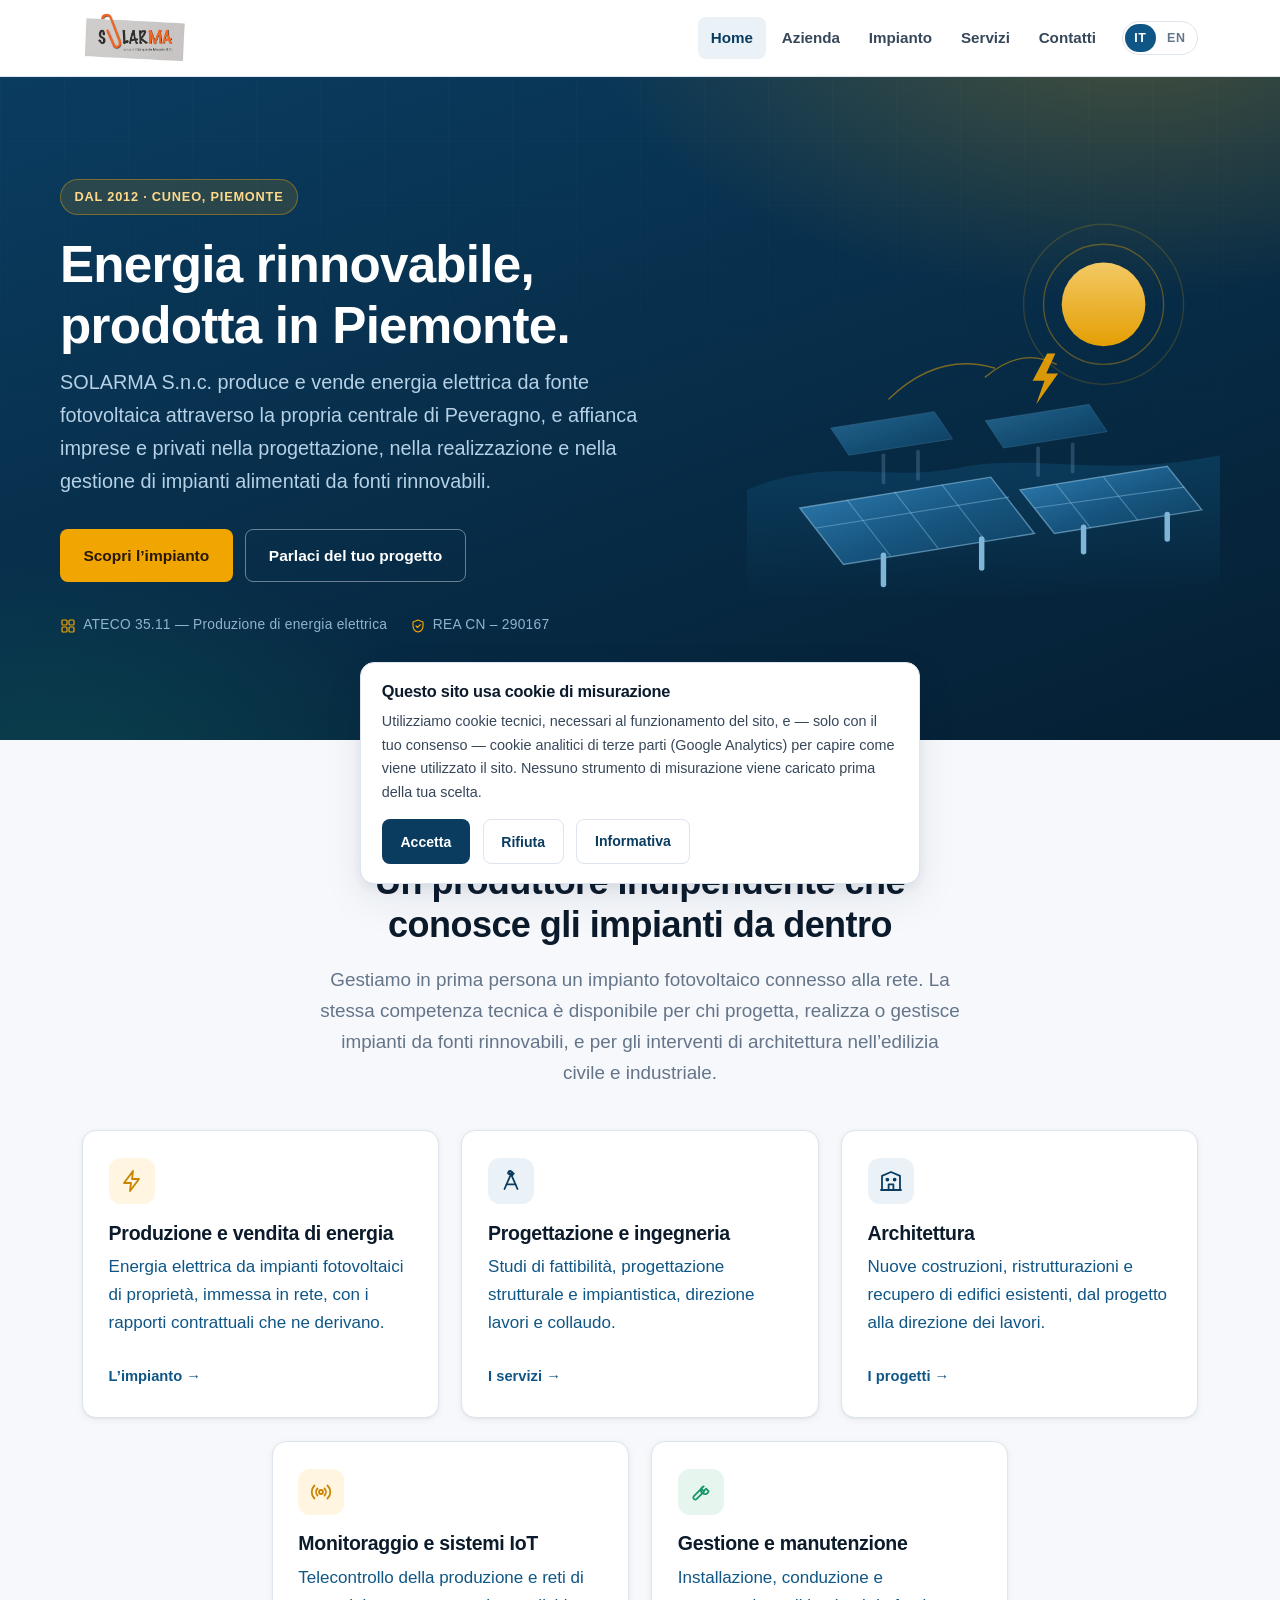
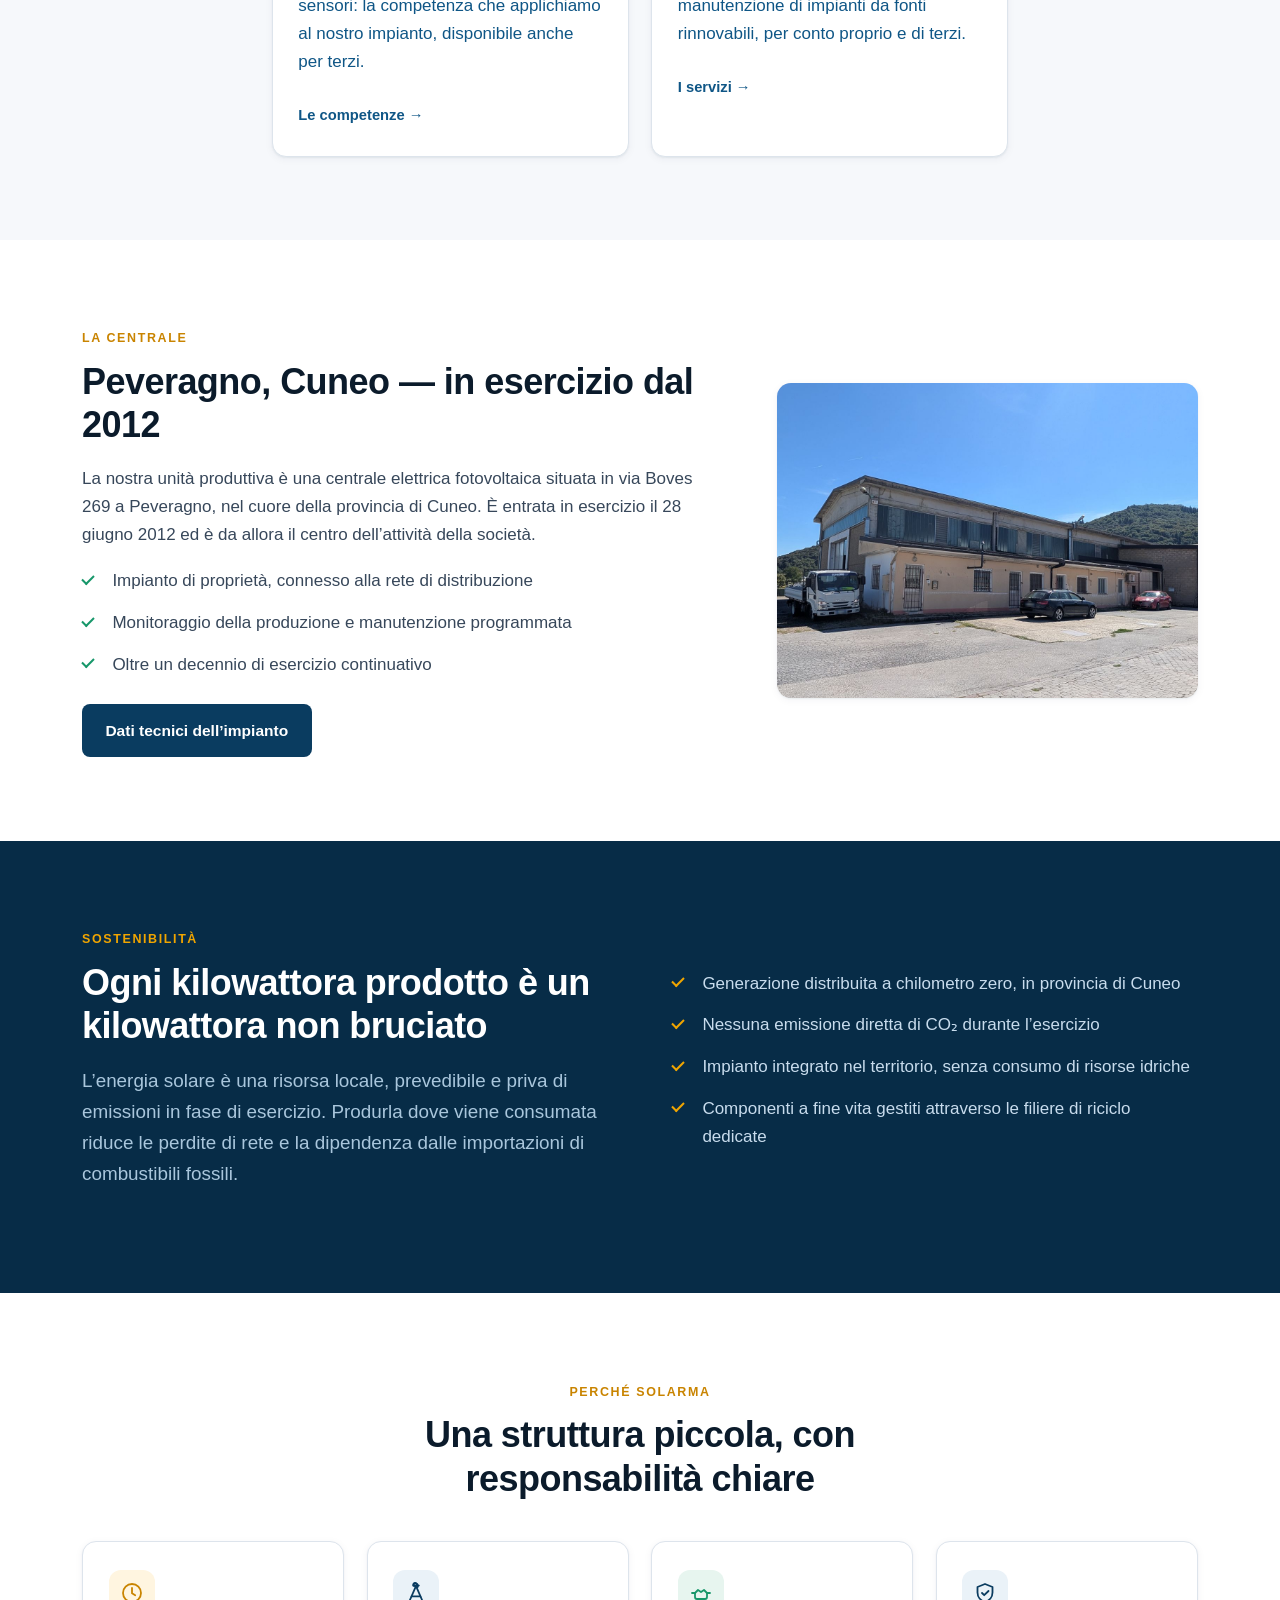
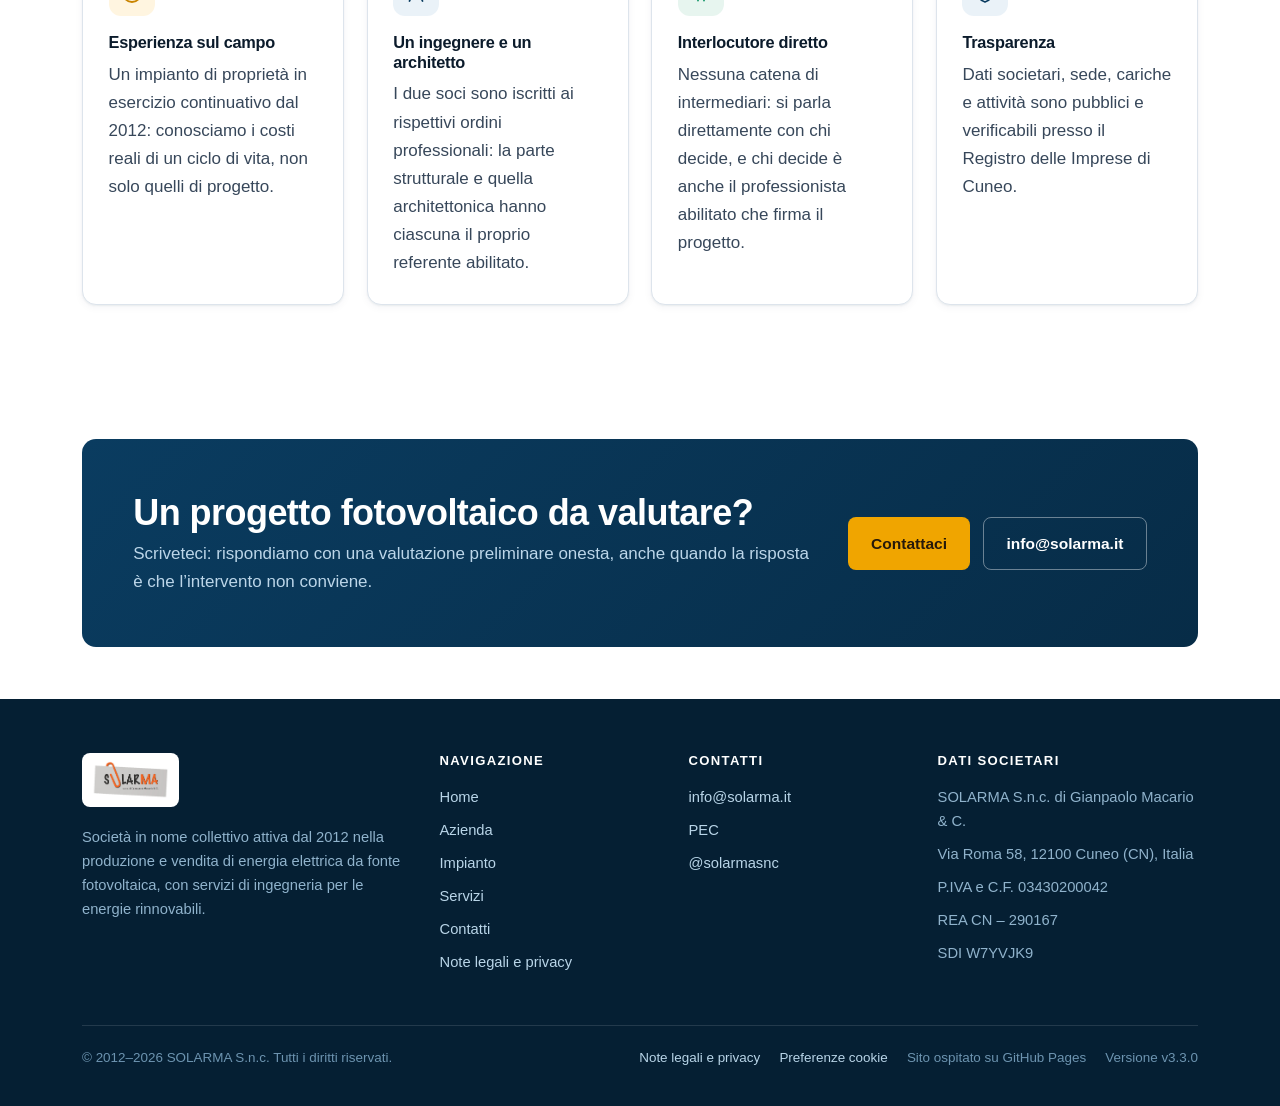
<file: index.html>
<!doctype html>
<html lang="it">
<head>
<meta charset="utf-8">
<meta name="viewport" content="width=device-width, initial-scale=1">
<title>SOLARMA S.n.c. &mdash; Produzione di energia elettrica da fotovoltaico</title>
<meta name="description" content="SOLARMA S.n.c. di Gianpaolo Macario &amp; C.: produzione e vendita di energia elettrica da impianti fotovoltaici a Peveragno (Cuneo) e servizi di ingegneria per le energie rinnovabili.">
<link rel="canonical" href="https://www.solarma.it/">
<link rel="alternate" hreflang="it" href="https://www.solarma.it/">
<link rel="alternate" hreflang="en" href="https://www.solarma.it/en/">
<link rel="alternate" hreflang="x-default" href="https://www.solarma.it/">
<meta name="author" content="SOLARMA S.n.c. di Gianpaolo Macario &amp; C.">
<meta name="version" content="v3.3.0">
<meta name="robots" content="index, follow">

<meta property="og:type" content="website">
<meta property="og:site_name" content="SOLARMA S.n.c.">
<meta property="og:locale" content="it_IT">
<meta property="og:title" content="SOLARMA S.n.c. &mdash; Produzione di energia elettrica da fotovoltaico">
<meta property="og:description" content="SOLARMA S.n.c. di Gianpaolo Macario &amp; C.: produzione e vendita di energia elettrica da impianti fotovoltaici a Peveragno (Cuneo) e servizi di ingegneria per le energie rinnovabili.">
<meta property="og:url" content="https://www.solarma.it/">
<meta property="og:image" content="https://www.solarma.it/assets/img/og-image.png">
<meta property="og:image:width" content="1200">
<meta property="og:image:height" content="630">
<meta name="twitter:card" content="summary_large_image">
<meta name="twitter:site" content="@solarmasnc">

<meta name="theme-color" content="#072c47">
<link rel="icon" href="assets/img/favicon.ico" sizes="any">
<link rel="icon" href="assets/img/favicon-32.png" type="image/png" sizes="32x32">
<link rel="apple-touch-icon" href="assets/img/apple-touch-icon.png">
<link rel="stylesheet" href="assets/css/site.css">
</head>
<body>
<a class="skip-link" href="#main">Vai al contenuto principale</a>
<header class="site-header">
  <div class="wrap site-header__inner">
    <a class="brand" href="index.html" aria-label="SOLARMA S.n.c. &mdash; torna alla pagina iniziale">
      <img src="assets/img/SOLARMA_logo.png" alt="SOLARMA S.n.c. di Gianpaolo Macario &amp; C."
           width="357" height="176">
    </a>
    <button class="nav-toggle" type="button" aria-expanded="false" aria-controls="primary-nav"
            aria-label="Apri il menu di navigazione"><span></span></button>
    <nav class="nav" id="primary-nav" aria-label="Navigazione principale">
        <a href="index.html" aria-current="page">Home</a>
        <a href="azienda.html">Azienda</a>
        <a href="impianto.html">Impianto</a>
        <a href="servizi.html">Servizi</a>
        <!-- Temporaneamente nascosto: in attesa dei dati sui progetti reali. Rimuovere l'attributo hidden per riattivare. -->
        <a href="servizi.html#architettura" hidden>Architettura</a>
        <a href="contatti.html">Contatti</a>
      <span class="lang">
        <a href="#" aria-current="true" hreflang="it" lang="it">IT</a>
        <a href="en/index.html" hreflang="en" lang="en">EN</a>
      </span>
    </nav>
  </div>
</header>
<main id="main">

<section class="hero">
  <div class="wrap hero__inner">
    <div>
      <span class="badge">Dal 2012 &middot; Cuneo, Piemonte</span>
      <h1>Energia rinnovabile,<br>prodotta in Piemonte.</h1>
      <p class="hero__lede">
        SOLARMA S.n.c. produce e vende energia elettrica da fonte fotovoltaica attraverso la propria
        centrale di Peveragno, e affianca imprese e privati nella progettazione, nella realizzazione
        e nella gestione di impianti alimentati da fonti rinnovabili.
      </p>
      <div class="btn-row" style="margin-top:2rem">
        <a class="btn btn--primary" href="impianto.html">Scopri l&rsquo;impianto</a>
        <a class="btn btn--ghost" href="contatti.html">Parlaci del tuo progetto</a>
      </div>
      <div class="hero__meta">
        <span><svg viewBox="0 0 24 24" fill="none" stroke="currentColor" stroke-width="1.8" stroke-linecap="round" stroke-linejoin="round" aria-hidden="true"><rect x="3" y="3" width="7.5" height="7.5" rx="1.5"/><rect x="13.5" y="3" width="7.5" height="7.5" rx="1.5"/><rect x="3" y="13.5" width="7.5" height="7.5" rx="1.5"/><rect x="13.5" y="13.5" width="7.5" height="7.5" rx="1.5"/></svg> ATECO 35.11 &mdash; Produzione di energia elettrica</span>
        <span><svg viewBox="0 0 24 24" fill="none" stroke="currentColor" stroke-width="1.8" stroke-linecap="round" stroke-linejoin="round" aria-hidden="true"><path d="M12 3 4.5 6v5.5c0 4.4 3.1 8.2 7.5 9.5 4.4-1.3 7.5-5.1 7.5-9.5V6L12 3Z"/><path d="m9 12 2.2 2.2L15.5 10"/></svg> REA CN&nbsp;&ndash;&nbsp;290167</span>
      </div>
    </div>
    <div class="hero__art">
      <img src="assets/img/hero-array.svg" alt="" width="520" height="420" loading="eager">
    </div>
  </div>
</section>


<section class="section section--alt">
  <div class="wrap">
    <div class="section-head section-head--center">
      <span class="eyebrow">Cosa facciamo</span>
      <h2>Un produttore indipendente che conosce gli impianti da dentro</h2>
      <p class="lede" style="margin-inline:auto">
        Gestiamo in prima persona un impianto fotovoltaico connesso alla rete. La stessa competenza
        tecnica &egrave; disponibile per chi progetta, realizza o gestisce impianti da fonti
        rinnovabili, e per gli interventi di architettura nell&rsquo;edilizia civile e industriale.
      </p>
    </div>
    <div class="grid grid--3 grid--center">
      <a class="card card--link" href="impianto.html">
        <div class="card__icon card__icon--solar"><svg viewBox="0 0 24 24" fill="none" stroke="currentColor" stroke-width="1.8" stroke-linecap="round" stroke-linejoin="round" aria-hidden="true"><path d="M13 2 4 14h7l-1 8 9-12h-7l1-8Z"/></svg></div>
        <h3>Produzione e vendita di energia</h3>
        <p>Energia elettrica da impianti fotovoltaici di propriet&agrave;, immessa in rete, con i
           rapporti contrattuali che ne derivano.</p>
        <span class="card__more">L&rsquo;impianto &rarr;</span>
      </a>
      <a class="card card--link" href="servizi.html#progettazione">
        <div class="card__icon"><svg viewBox="0 0 24 24" fill="none" stroke="currentColor" stroke-width="1.8" stroke-linecap="round" stroke-linejoin="round" aria-hidden="true"><path d="M9.2 4.6a2.4 2.4 0 1 1 3.6 2.2L18.5 20M14.8 4.6a2.4 2.4 0 0 0-3.6 2.2L5.5 20"/><circle cx="11" cy="3.4" r="1.6"/><path d="M7.6 15.4h8.8"/></svg></div>
        <h3>Progettazione e ingegneria</h3>
        <p>Studi di fattibilit&agrave;, progettazione strutturale e impiantistica, direzione lavori
           e collaudo.</p>
        <span class="card__more">I servizi &rarr;</span>
      </a>
      <a class="card card--link" href="servizi.html#architettura">
        <div class="card__icon"><svg viewBox="0 0 24 24" fill="none" stroke="currentColor" stroke-width="1.8" stroke-linecap="round" stroke-linejoin="round" aria-hidden="true"><path d="M3 21V6.8L12 3l9 3.8V21"/><path d="M2 21h20"/><path d="M9.6 21v-5.6h4.8V21"/><circle cx="8.4" cy="10.6" r="1"/><circle cx="15.6" cy="10.6" r="1"/></svg></div>
        <h3>Architettura</h3>
        <p>Nuove costruzioni, ristrutturazioni e recupero di edifici esistenti, dal progetto alla
           direzione dei lavori.</p>
        <span class="card__more">I progetti &rarr;</span>
      </a>
      <a class="card card--link" href="servizi.html#progettazione">
        <div class="card__icon card__icon--solar"><svg viewBox="0 0 24 24" fill="none" stroke="currentColor" stroke-width="1.8" stroke-linecap="round" stroke-linejoin="round" aria-hidden="true"><circle cx="12" cy="12" r="2"/><path d="M8.5 8.5a5 5 0 0 0 0 7M15.5 8.5a5 5 0 0 1 0 7M5.5 5.5a9 9 0 0 0 0 13M18.5 5.5a9 9 0 0 1 0 13"/></svg></div>
        <h3>Monitoraggio e sistemi IoT</h3>
        <p>Telecontrollo della produzione e reti di sensori: la competenza che applichiamo al
           nostro impianto, disponibile anche per terzi.</p>
        <span class="card__more">Le competenze &rarr;</span>
      </a>
      <a class="card card--link" href="servizi.html#gestione">
        <div class="card__icon card__icon--leaf"><svg viewBox="0 0 24 24" fill="none" stroke="currentColor" stroke-width="1.8" stroke-linecap="round" stroke-linejoin="round" aria-hidden="true"><path d="M14.7 6.3a4 4 0 1 0 5 5l-2.6-2.6-2.4 2.4L12.3 8.7l2.4-2.4Z"/><path d="m12.3 8.7-7.6 7.6a2 2 0 0 0 2.8 2.8l7.6-7.6"/></svg></div>
        <h3>Gestione e manutenzione</h3>
        <p>Installazione, conduzione e manutenzione di impianti da fonti rinnovabili, per conto
           proprio e di terzi.</p>
        <span class="card__more">I servizi &rarr;</span>
      </a>
    </div>
  </div>
</section>

<section class="section">
  <div class="wrap split split--wide-left">
    <div>
      <span class="eyebrow">La centrale</span>
      <h2>Peveragno, Cuneo &mdash; in esercizio dal 2012</h2>
      <p>
        La nostra unit&agrave; produttiva &egrave; una centrale elettrica fotovoltaica situata in
        via Boves 269 a Peveragno, nel cuore della provincia di Cuneo. &Egrave; entrata in esercizio
        il 28 giugno 2012 ed &egrave; da allora il centro dell&rsquo;attivit&agrave; della societ&agrave;.
      </p>
      <ul class="checklist">
        <li>Impianto di propriet&agrave;, connesso alla rete di distribuzione</li>
        <li>Monitoraggio della produzione e manutenzione programmata</li>
        <li>Oltre un decennio di esercizio continuativo</li>
      </ul>
      <div class="btn-row" style="margin-top:1.6rem">
        <a class="btn btn--dark" href="impianto.html">Dati tecnici dell&rsquo;impianto</a>
      </div>
    </div>
    <div>
      <img class="photo" src="assets/img/impianto/vista-insieme.jpg"
           width="1200" height="904" loading="lazy"
           alt="I capannoni di Peveragno sulle cui coperture &egrave; installato l&rsquo;impianto fotovoltaico">
    </div>
  </div>
</section>

<section class="section section--deep">
  <div class="wrap split">
    <div>
      <span class="eyebrow">Sostenibilit&agrave;</span>
      <h2>Ogni kilowattora prodotto &egrave; un kilowattora non bruciato</h2>
      <p class="lede">
        L&rsquo;energia solare &egrave; una risorsa locale, prevedibile e priva di emissioni in fase
        di esercizio. Produrla dove viene consumata riduce le perdite di rete e la dipendenza
        dalle importazioni di combustibili fossili.
      </p>
    </div>
    <div>
      <ul class="checklist">
        <li>Generazione distribuita a chilometro zero, in provincia di Cuneo</li>
        <li>Nessuna emissione diretta di CO&#8322; durante l&rsquo;esercizio</li>
        <li>Impianto integrato nel territorio, senza consumo di risorse idriche</li>
        <li>Componenti a fine vita gestiti attraverso le filiere di riciclo dedicate</li>
      </ul>
    </div>
  </div>
</section>

<section class="section">
  <div class="wrap">
    <div class="section-head section-head--center">
      <span class="eyebrow">Perch&eacute; SOLARMA</span>
      <h2>Una struttura piccola, con responsabilit&agrave; chiare</h2>
    </div>
    <div class="grid grid--4">
      <div class="card">
        <div class="card__icon card__icon--solar"><svg viewBox="0 0 24 24" fill="none" stroke="currentColor" stroke-width="1.8" stroke-linecap="round" stroke-linejoin="round" aria-hidden="true"><circle cx="12" cy="12" r="9"/><path d="M12 7v5.2l3.2 2"/></svg></div>
        <h4>Esperienza sul campo</h4>
        <p>Un impianto di propriet&agrave; in esercizio continuativo dal 2012: conosciamo i costi
           reali di un ciclo di vita, non solo quelli di progetto.</p>
      </div>
      <div class="card">
        <div class="card__icon"><svg viewBox="0 0 24 24" fill="none" stroke="currentColor" stroke-width="1.8" stroke-linecap="round" stroke-linejoin="round" aria-hidden="true"><path d="M9.2 4.6a2.4 2.4 0 1 1 3.6 2.2L18.5 20M14.8 4.6a2.4 2.4 0 0 0-3.6 2.2L5.5 20"/><circle cx="11" cy="3.4" r="1.6"/><path d="M7.6 15.4h8.8"/></svg></div>
        <h4>Un ingegnere e un architetto</h4>
        <p>I due soci sono iscritti ai rispettivi ordini professionali: la parte strutturale e
           quella architettonica hanno ciascuna il proprio referente abilitato.</p>
      </div>
      <div class="card">
        <div class="card__icon card__icon--leaf"><svg viewBox="0 0 24 24" fill="none" stroke="currentColor" stroke-width="1.8" stroke-linecap="round" stroke-linejoin="round" aria-hidden="true"><path d="M3 12h3l3-3 3 2 3-2 3 3h3"/><path d="M6 12v4a2 2 0 0 0 2 2h8a2 2 0 0 0 2-2v-4"/><path d="M9 18v1.5M15 18v1.5"/></svg></div>
        <h4>Interlocutore diretto</h4>
        <p>Nessuna catena di intermediari: si parla direttamente con chi decide, e chi decide &egrave;
           anche il professionista abilitato che firma il progetto.</p>
      </div>
      <div class="card">
        <div class="card__icon"><svg viewBox="0 0 24 24" fill="none" stroke="currentColor" stroke-width="1.8" stroke-linecap="round" stroke-linejoin="round" aria-hidden="true"><path d="M12 3 4.5 6v5.5c0 4.4 3.1 8.2 7.5 9.5 4.4-1.3 7.5-5.1 7.5-9.5V6L12 3Z"/><path d="m9 12 2.2 2.2L15.5 10"/></svg></div>
        <h4>Trasparenza</h4>
        <p>Dati societari, sede, cariche e attivit&agrave; sono pubblici e verificabili presso il
           Registro delle Imprese di Cuneo.</p>
      </div>
    </div>
  </div>
</section>

<section class="section section--tight">
  <div class="wrap">
    <div class="cta-band">
      <div>
        <h2>Un progetto fotovoltaico da valutare?</h2>
        <p>Scriveteci: rispondiamo con una valutazione preliminare onesta, anche quando la risposta
           &egrave; che l&rsquo;intervento non conviene.</p>
      </div>
      <div class="btn-row">
        <a class="btn btn--primary" href="contatti.html">Contattaci</a>
        <a class="btn btn--ghost" href="mailto:info@solarma.it">info@solarma.it</a>
      </div>
    </div>
  </div>
</section>

</main>
<footer class="site-footer">
  <div class="wrap">
    <div class="footer-grid">
      <div class="footer-brand">
        <img src="assets/img/SOLARMA_logo.png" alt="SOLARMA S.n.c. di Gianpaolo Macario &amp; C."
             width="357" height="176">
        <p>Societ&agrave; in nome collettivo attiva dal 2012 nella produzione e vendita di energia elettrica da fonte fotovoltaica, con servizi di ingegneria per le energie rinnovabili.</p>
      </div>
      <div>
        <h4>Navigazione</h4>
        <ul class="footer-list">
          <li><a href="index.html">Home</a></li>
          <li><a href="azienda.html">Azienda</a></li>
          <li><a href="impianto.html">Impianto</a></li>
          <li><a href="servizi.html">Servizi</a></li>
          <li hidden><a href="servizi.html#architettura">Architettura</a></li>
          <li><a href="contatti.html">Contatti</a></li>
          <li><a href="note-legali.html">Note legali e privacy</a></li>
        </ul>
      </div>
      <div>
        <h4>Contatti</h4>
        <ul class="footer-list">
          <li><a href="mailto:info@solarma.it">info@solarma.it</a></li>
          <li><a href="mailto:gianpaolo.macario@ingpec.eu">PEC</a></li>
          <li><a href="https://twitter.com/solarmasnc/" rel="me noopener">@solarmasnc</a></li>
        </ul>
      </div>
      <div>
        <h4>Dati societari</h4>
        <ul class="footer-list">
          <li>SOLARMA S.n.c. di Gianpaolo Macario &amp; C.</li>
          <li>Via Roma 58, 12100 Cuneo (CN), Italia</li>
          <li>P.IVA e C.F. 03430200042</li>
          <li>REA CN&nbsp;&ndash;&nbsp;290167</li>
          <li>SDI W7YVJK9</li>
        </ul>
      </div>
    </div>
    <div class="footer-legal">
      <span>&copy; 2012&ndash;2026 SOLARMA S.n.c. Tutti i diritti riservati.</span>
      <ul>
        <li><a href="note-legali.html">Note legali e privacy</a></li>
        <li><a href="#" data-consent-reset>Preferenze cookie</a></li>
        <li>Sito ospitato su GitHub Pages</li>
        <li>Versione <span data-site-version>v3.3.0</span></li>
      </ul>
    </div>
  </div>
</footer>

<div class="cookie-bar" id="cookie-bar" role="dialog" aria-live="polite"
     aria-label="Questo sito usa cookie di misurazione" hidden>
  <h4 style="margin-bottom:.5rem">Questo sito usa cookie di misurazione</h4>
  <p>Utilizziamo cookie tecnici, necessari al funzionamento del sito, e — solo con il tuo consenso — cookie analitici di terze parti (Google Analytics) per capire come viene utilizzato il sito. Nessuno strumento di misurazione viene caricato prima della tua scelta.</p>
  <div class="btn-row">
    <button class="btn btn--dark" type="button" data-consent="accept">Accetta</button>
    <button class="btn btn--outline" type="button" data-consent="reject">Rifiuta</button>
    <a class="btn btn--outline" href="note-legali.html#cookie">Informativa</a>
  </div>
</div>

<script src="assets/js/site.js" defer></script>
</body>
</html>
</file>
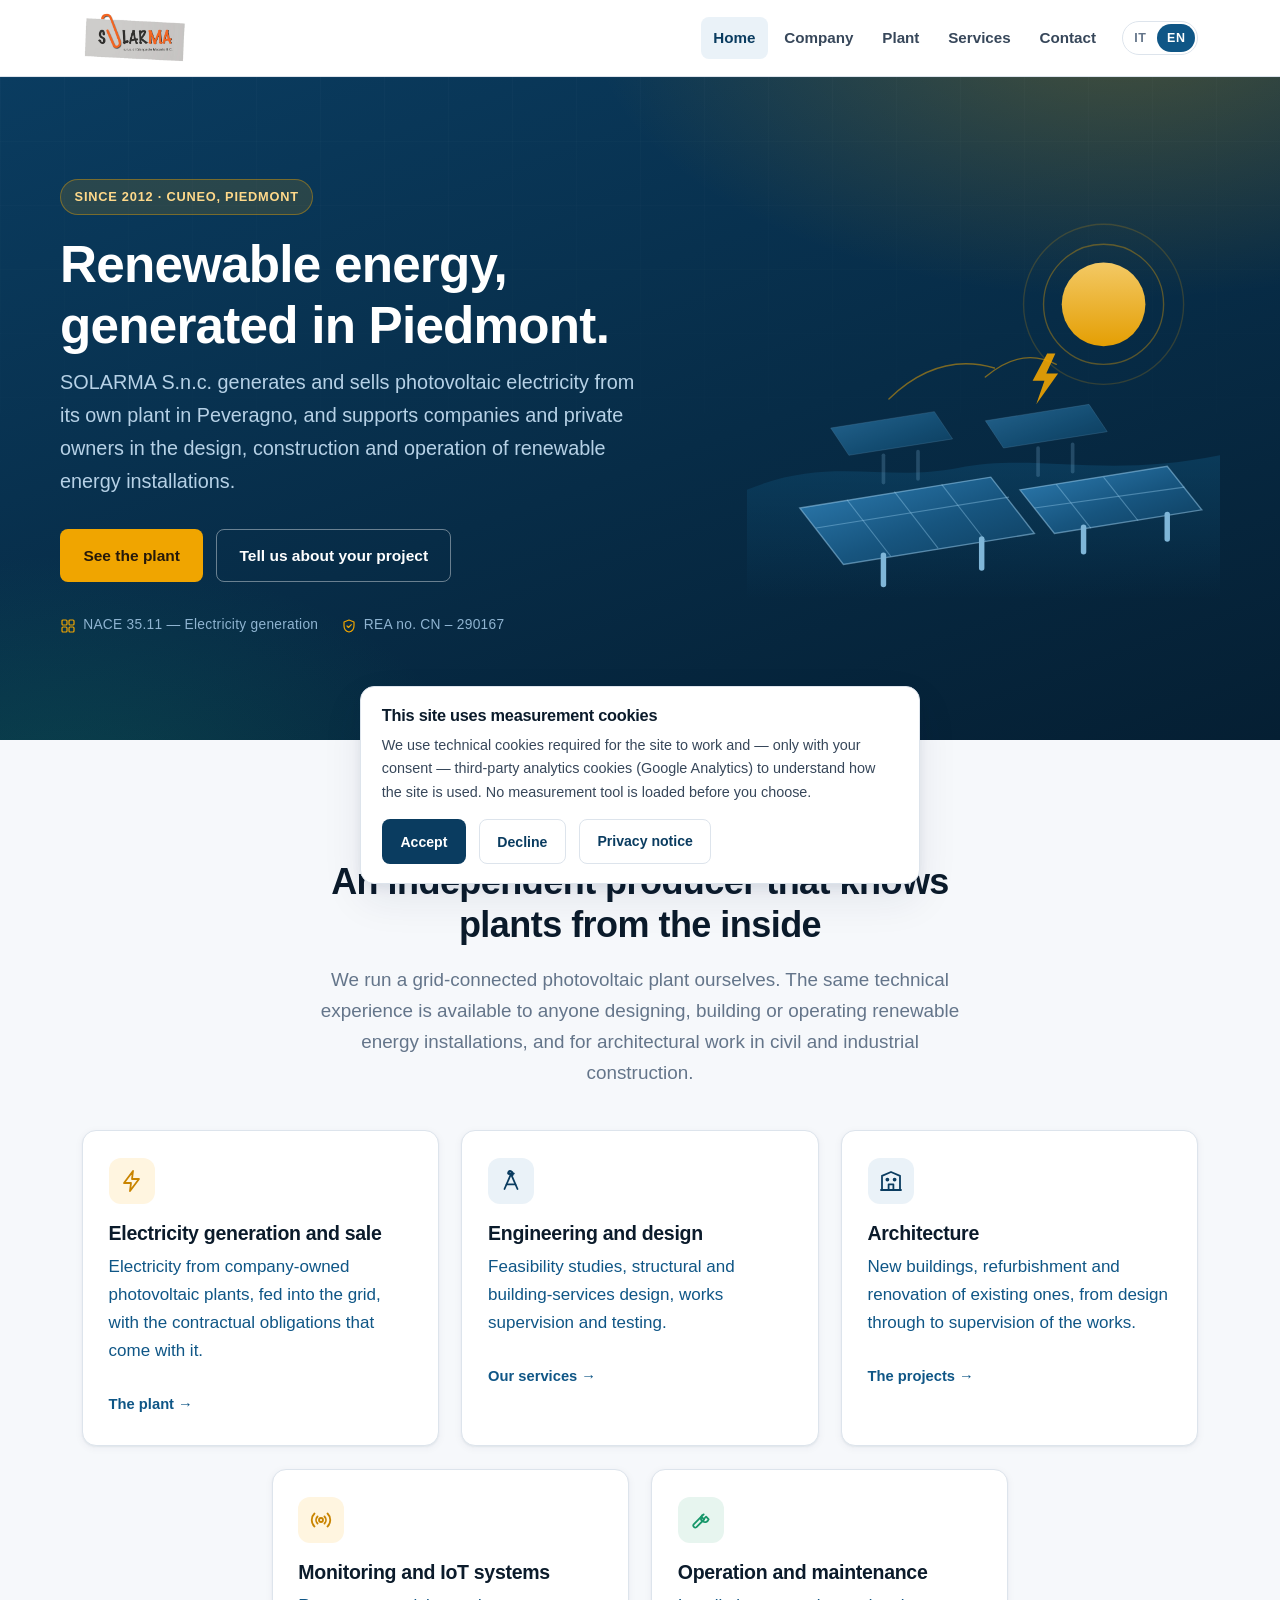
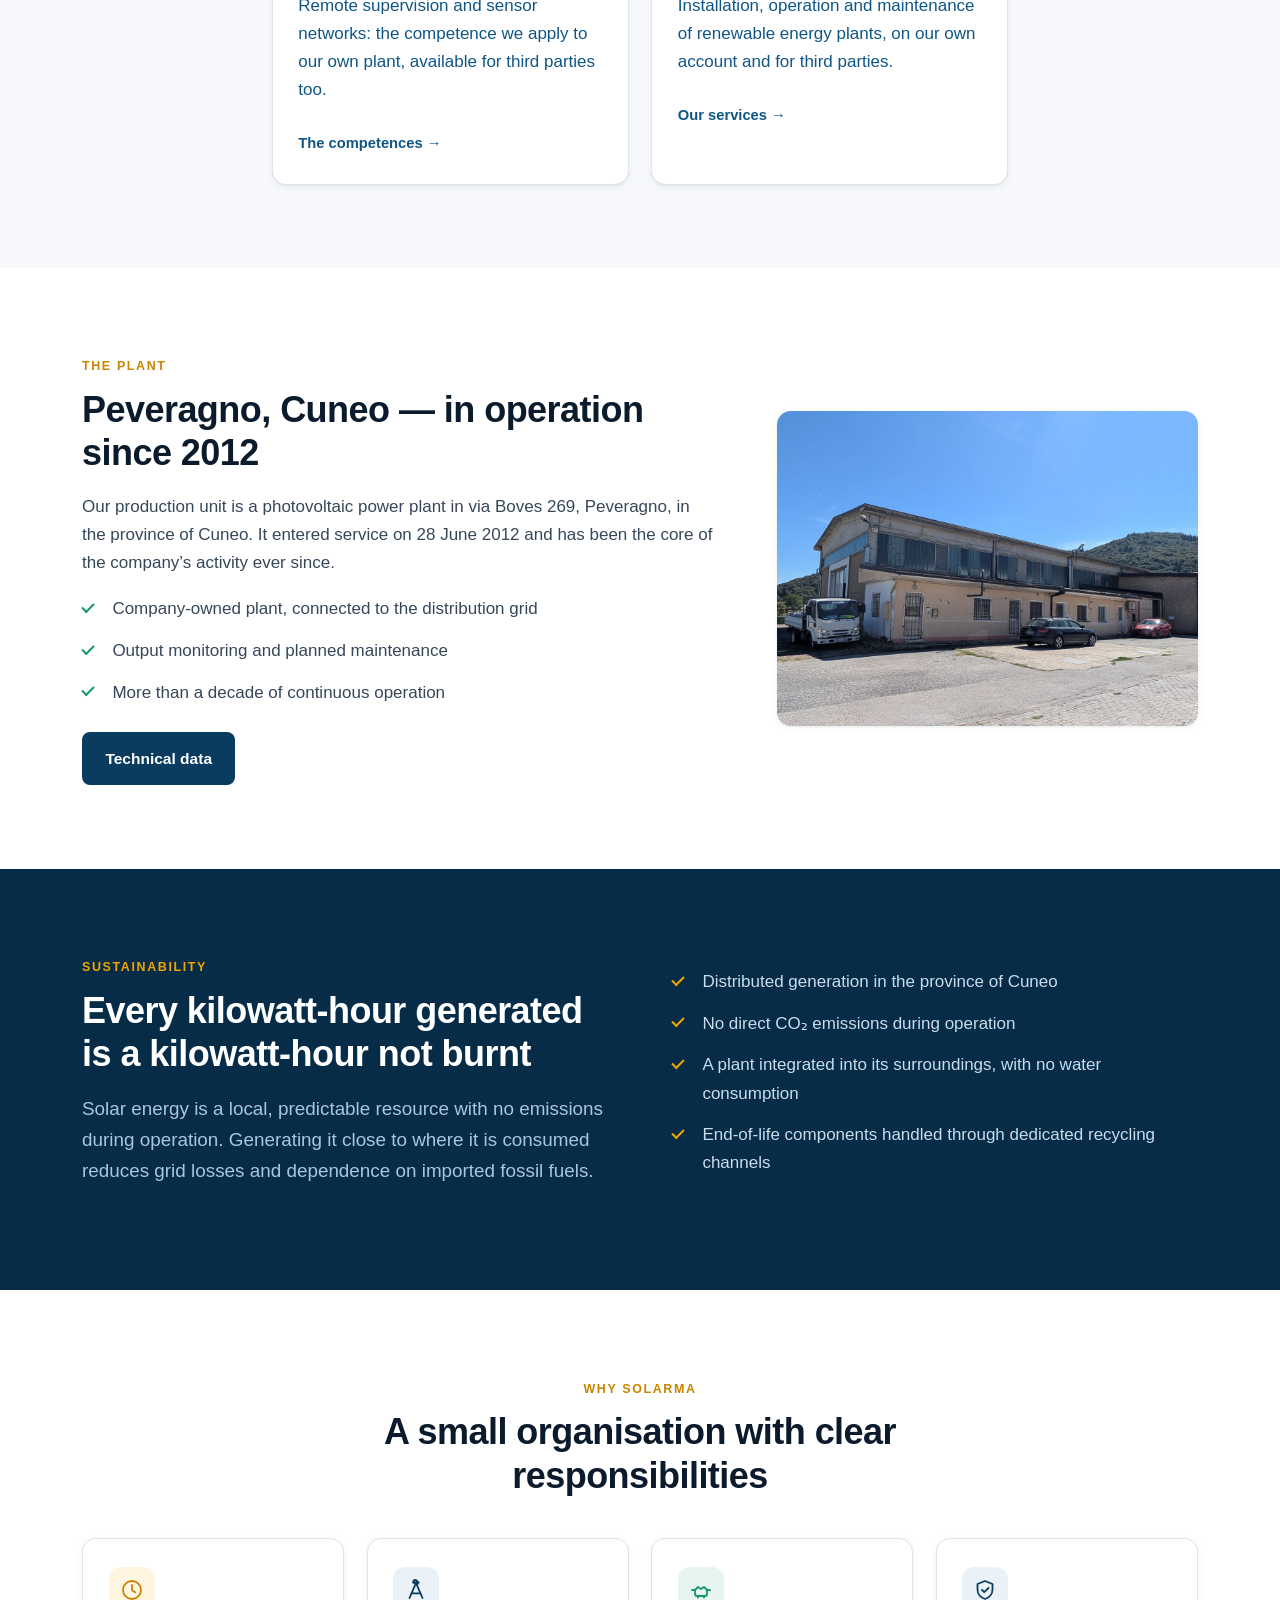
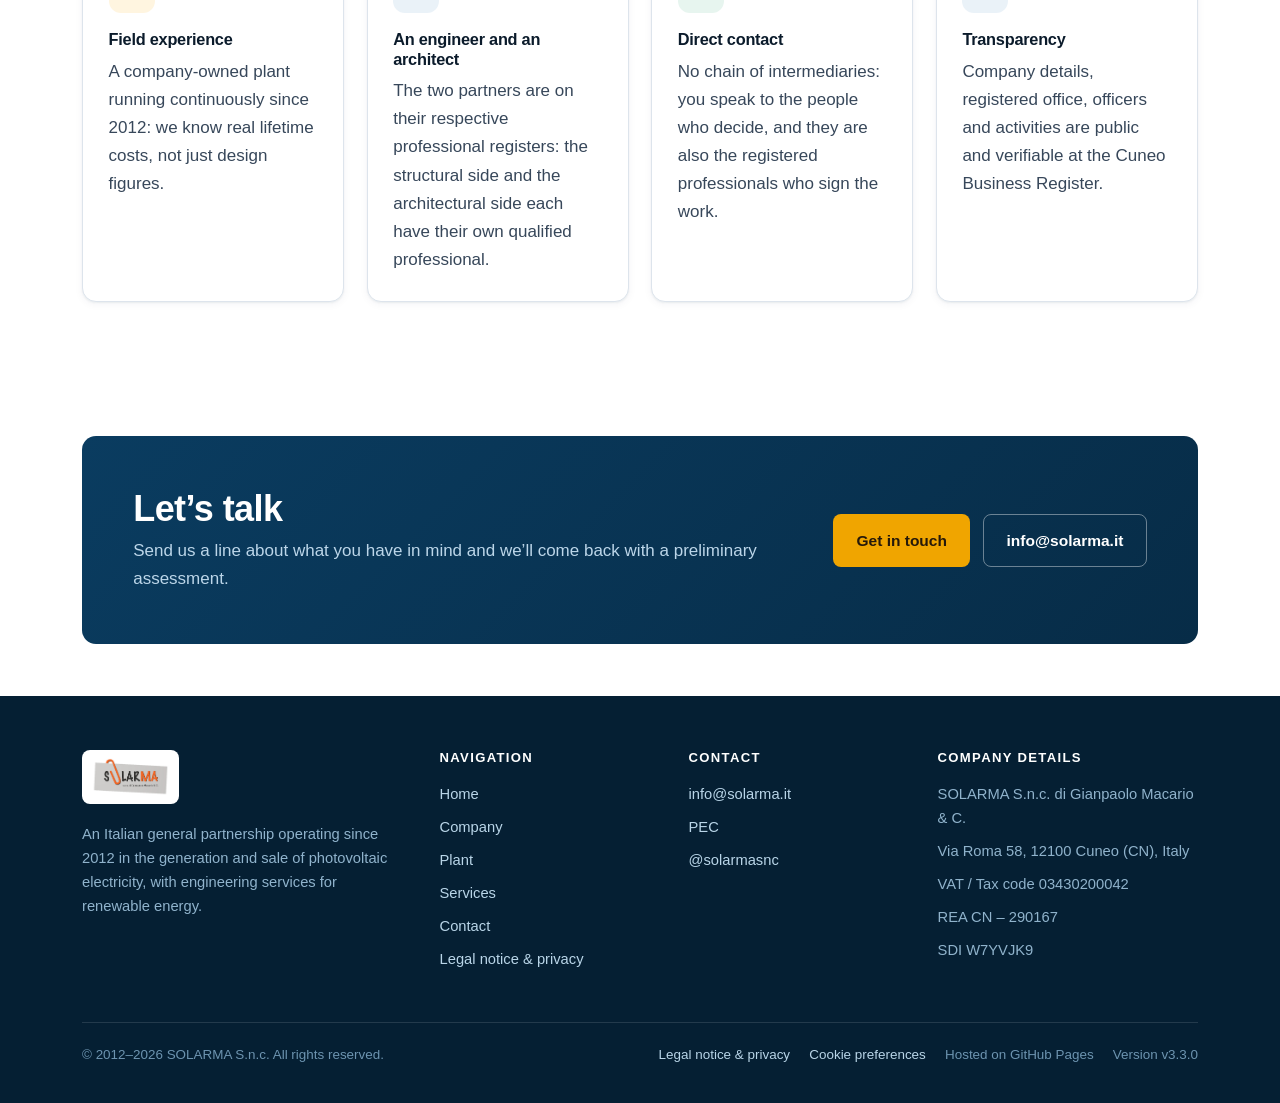
<file: en/index.html>
<!doctype html>
<html lang="en">
<head>
<meta charset="utf-8">
<meta name="viewport" content="width=device-width, initial-scale=1">
<title>SOLARMA S.n.c. &mdash; Photovoltaic electricity generation in Piedmont, Italy</title>
<meta name="description" content="SOLARMA S.n.c. di Gianpaolo Macario &amp; C.: generation and sale of photovoltaic electricity in Peveragno (Cuneo, Italy) and engineering services for renewable energy.">
<link rel="canonical" href="https://www.solarma.it/en/">
<link rel="alternate" hreflang="en" href="https://www.solarma.it/en/">
<link rel="alternate" hreflang="it" href="https://www.solarma.it/">
<link rel="alternate" hreflang="x-default" href="https://www.solarma.it/">
<meta name="author" content="SOLARMA S.n.c. di Gianpaolo Macario &amp; C.">
<meta name="version" content="v3.3.0">
<meta name="robots" content="index, follow">

<meta property="og:type" content="website">
<meta property="og:site_name" content="SOLARMA S.n.c.">
<meta property="og:locale" content="en_GB">
<meta property="og:title" content="SOLARMA S.n.c. &mdash; Photovoltaic electricity generation in Piedmont, Italy">
<meta property="og:description" content="SOLARMA S.n.c. di Gianpaolo Macario &amp; C.: generation and sale of photovoltaic electricity in Peveragno (Cuneo, Italy) and engineering services for renewable energy.">
<meta property="og:url" content="https://www.solarma.it/en/">
<meta property="og:image" content="https://www.solarma.it/assets/img/og-image.png">
<meta property="og:image:width" content="1200">
<meta property="og:image:height" content="630">
<meta name="twitter:card" content="summary_large_image">
<meta name="twitter:site" content="@solarmasnc">

<meta name="theme-color" content="#072c47">
<link rel="icon" href="../assets/img/favicon.ico" sizes="any">
<link rel="icon" href="../assets/img/favicon-32.png" type="image/png" sizes="32x32">
<link rel="apple-touch-icon" href="../assets/img/apple-touch-icon.png">
<link rel="stylesheet" href="../assets/css/site.css">
</head>
<body>
<a class="skip-link" href="#main">Skip to main content</a>
<header class="site-header">
  <div class="wrap site-header__inner">
    <a class="brand" href="index.html" aria-label="SOLARMA S.n.c. &mdash; back to the home page">
      <img src="../assets/img/SOLARMA_logo.png" alt="SOLARMA S.n.c. di Gianpaolo Macario &amp; C."
           width="357" height="176">
    </a>
    <button class="nav-toggle" type="button" aria-expanded="false" aria-controls="primary-nav"
            aria-label="Open navigation menu"><span></span></button>
    <nav class="nav" id="primary-nav" aria-label="Main navigation">
        <a href="index.html" aria-current="page">Home</a>
        <a href="company.html">Company</a>
        <a href="plant.html">Plant</a>
        <a href="services.html">Services</a>
        <!-- Temporarily hidden: awaiting real project data. Remove the hidden attribute to restore. -->
        <a href="services.html#architecture" hidden>Architecture</a>
        <a href="contact.html">Contact</a>
      <span class="lang">
        <a href="../index.html" hreflang="it" lang="it">IT</a>
        <a href="#" aria-current="true" hreflang="en" lang="en">EN</a>
      </span>
    </nav>
  </div>
</header>
<main id="main">

<section class="hero">
  <div class="wrap hero__inner">
    <div>
      <span class="badge">Since 2012 &middot; Cuneo, Piedmont</span>
      <h1>Renewable energy,<br>generated in Piedmont.</h1>
      <p class="hero__lede">
        SOLARMA S.n.c. generates and sells photovoltaic electricity from its own plant in Peveragno,
        and supports companies and private owners in the design, construction and operation of
        renewable energy installations.
      </p>
      <div class="btn-row" style="margin-top:2rem">
        <a class="btn btn--primary" href="plant.html">See the plant</a>
        <a class="btn btn--ghost" href="contact.html">Tell us about your project</a>
      </div>
      <div class="hero__meta">
        <span><svg viewBox="0 0 24 24" fill="none" stroke="currentColor" stroke-width="1.8" stroke-linecap="round" stroke-linejoin="round" aria-hidden="true"><rect x="3" y="3" width="7.5" height="7.5" rx="1.5"/><rect x="13.5" y="3" width="7.5" height="7.5" rx="1.5"/><rect x="3" y="13.5" width="7.5" height="7.5" rx="1.5"/><rect x="13.5" y="13.5" width="7.5" height="7.5" rx="1.5"/></svg> NACE 35.11 &mdash; Electricity generation</span>
        <span><svg viewBox="0 0 24 24" fill="none" stroke="currentColor" stroke-width="1.8" stroke-linecap="round" stroke-linejoin="round" aria-hidden="true"><path d="M12 3 4.5 6v5.5c0 4.4 3.1 8.2 7.5 9.5 4.4-1.3 7.5-5.1 7.5-9.5V6L12 3Z"/><path d="m9 12 2.2 2.2L15.5 10"/></svg> REA no. CN&nbsp;&ndash;&nbsp;290167</span>
      </div>
    </div>
    <div class="hero__art">
      <img src="../assets/img/hero-array.svg" alt="" width="520" height="420" loading="eager">
    </div>
  </div>
</section>


<section class="section section--alt">
  <div class="wrap">
    <div class="section-head section-head--center">
      <span class="eyebrow">What we do</span>
      <h2>An independent producer that knows plants from the inside</h2>
      <p class="lede" style="margin-inline:auto">
        We run a grid-connected photovoltaic plant ourselves. The same technical experience is
        available to anyone designing, building or operating renewable energy installations, and for
        architectural work in civil and industrial construction.
      </p>
    </div>
    <div class="grid grid--3 grid--center">
      <a class="card card--link" href="plant.html">
        <div class="card__icon card__icon--solar"><svg viewBox="0 0 24 24" fill="none" stroke="currentColor" stroke-width="1.8" stroke-linecap="round" stroke-linejoin="round" aria-hidden="true"><path d="M13 2 4 14h7l-1 8 9-12h-7l1-8Z"/></svg></div>
        <h3>Electricity generation and sale</h3>
        <p>Electricity from company-owned photovoltaic plants, fed into the grid, with the
           contractual obligations that come with it.</p>
        <span class="card__more">The plant &rarr;</span>
      </a>
      <a class="card card--link" href="services.html#design">
        <div class="card__icon"><svg viewBox="0 0 24 24" fill="none" stroke="currentColor" stroke-width="1.8" stroke-linecap="round" stroke-linejoin="round" aria-hidden="true"><path d="M9.2 4.6a2.4 2.4 0 1 1 3.6 2.2L18.5 20M14.8 4.6a2.4 2.4 0 0 0-3.6 2.2L5.5 20"/><circle cx="11" cy="3.4" r="1.6"/><path d="M7.6 15.4h8.8"/></svg></div>
        <h3>Engineering and design</h3>
        <p>Feasibility studies, structural and building-services design, works supervision and
           testing.</p>
        <span class="card__more">Our services &rarr;</span>
      </a>
      <a class="card card--link" href="services.html#architecture">
        <div class="card__icon"><svg viewBox="0 0 24 24" fill="none" stroke="currentColor" stroke-width="1.8" stroke-linecap="round" stroke-linejoin="round" aria-hidden="true"><path d="M3 21V6.8L12 3l9 3.8V21"/><path d="M2 21h20"/><path d="M9.6 21v-5.6h4.8V21"/><circle cx="8.4" cy="10.6" r="1"/><circle cx="15.6" cy="10.6" r="1"/></svg></div>
        <h3>Architecture</h3>
        <p>New buildings, refurbishment and renovation of existing ones, from design through to
           supervision of the works.</p>
        <span class="card__more">The projects &rarr;</span>
      </a>
      <a class="card card--link" href="services.html#design">
        <div class="card__icon card__icon--solar"><svg viewBox="0 0 24 24" fill="none" stroke="currentColor" stroke-width="1.8" stroke-linecap="round" stroke-linejoin="round" aria-hidden="true"><circle cx="12" cy="12" r="2"/><path d="M8.5 8.5a5 5 0 0 0 0 7M15.5 8.5a5 5 0 0 1 0 7M5.5 5.5a9 9 0 0 0 0 13M18.5 5.5a9 9 0 0 1 0 13"/></svg></div>
        <h3>Monitoring and IoT systems</h3>
        <p>Remote supervision and sensor networks: the competence we apply to our own plant,
           available for third parties too.</p>
        <span class="card__more">The competences &rarr;</span>
      </a>
      <a class="card card--link" href="services.html#operation">
        <div class="card__icon card__icon--leaf"><svg viewBox="0 0 24 24" fill="none" stroke="currentColor" stroke-width="1.8" stroke-linecap="round" stroke-linejoin="round" aria-hidden="true"><path d="M14.7 6.3a4 4 0 1 0 5 5l-2.6-2.6-2.4 2.4L12.3 8.7l2.4-2.4Z"/><path d="m12.3 8.7-7.6 7.6a2 2 0 0 0 2.8 2.8l7.6-7.6"/></svg></div>
        <h3>Operation and maintenance</h3>
        <p>Installation, operation and maintenance of renewable energy plants, on our own account
           and for third parties.</p>
        <span class="card__more">Our services &rarr;</span>
      </a>
    </div>
  </div>
</section>

<section class="section">
  <div class="wrap split split--wide-left">
    <div>
      <span class="eyebrow">The plant</span>
      <h2>Peveragno, Cuneo &mdash; in operation since 2012</h2>
      <p>
        Our production unit is a photovoltaic power plant in via Boves 269, Peveragno, in the province
        of Cuneo. It entered service on 28 June 2012 and has been the core of the company&rsquo;s
        activity ever since.
      </p>
      <ul class="checklist">
        <li>Company-owned plant, connected to the distribution grid</li>
        <li>Output monitoring and planned maintenance</li>
        <li>More than a decade of continuous operation</li>
      </ul>
      <div class="btn-row" style="margin-top:1.6rem">
        <a class="btn btn--dark" href="plant.html">Technical data</a>
      </div>
    </div>
    <div>
      <img class="photo" src="../assets/img/impianto/vista-insieme.jpg"
           width="1200" height="904" loading="lazy"
           alt="The industrial buildings in Peveragno whose roofs carry the photovoltaic array">
    </div>
  </div>
</section>

<section class="section section--deep">
  <div class="wrap split">
    <div>
      <span class="eyebrow">Sustainability</span>
      <h2>Every kilowatt-hour generated is a kilowatt-hour not burnt</h2>
      <p class="lede">
        Solar energy is a local, predictable resource with no emissions during operation. Generating
        it close to where it is consumed reduces grid losses and dependence on imported fossil fuels.
      </p>
    </div>
    <div>
      <ul class="checklist">
        <li>Distributed generation in the province of Cuneo</li>
        <li>No direct CO&#8322; emissions during operation</li>
        <li>A plant integrated into its surroundings, with no water consumption</li>
        <li>End-of-life components handled through dedicated recycling channels</li>
      </ul>
    </div>
  </div>
</section>

<section class="section">
  <div class="wrap">
    <div class="section-head section-head--center">
      <span class="eyebrow">Why SOLARMA</span>
      <h2>A small organisation with clear responsibilities</h2>
    </div>
    <div class="grid grid--4">
      <div class="card">
        <div class="card__icon card__icon--solar"><svg viewBox="0 0 24 24" fill="none" stroke="currentColor" stroke-width="1.8" stroke-linecap="round" stroke-linejoin="round" aria-hidden="true"><circle cx="12" cy="12" r="9"/><path d="M12 7v5.2l3.2 2"/></svg></div>
        <h4>Field experience</h4>
        <p>A company-owned plant running continuously since 2012: we know real lifetime costs,
           not just design figures.</p>
      </div>
      <div class="card">
        <div class="card__icon"><svg viewBox="0 0 24 24" fill="none" stroke="currentColor" stroke-width="1.8" stroke-linecap="round" stroke-linejoin="round" aria-hidden="true"><path d="M9.2 4.6a2.4 2.4 0 1 1 3.6 2.2L18.5 20M14.8 4.6a2.4 2.4 0 0 0-3.6 2.2L5.5 20"/><circle cx="11" cy="3.4" r="1.6"/><path d="M7.6 15.4h8.8"/></svg></div>
        <h4>An engineer and an architect</h4>
        <p>The two partners are on their respective professional registers: the structural side and
           the architectural side each have their own qualified professional.</p>
      </div>
      <div class="card">
        <div class="card__icon card__icon--leaf"><svg viewBox="0 0 24 24" fill="none" stroke="currentColor" stroke-width="1.8" stroke-linecap="round" stroke-linejoin="round" aria-hidden="true"><path d="M3 12h3l3-3 3 2 3-2 3 3h3"/><path d="M6 12v4a2 2 0 0 0 2 2h8a2 2 0 0 0 2-2v-4"/><path d="M9 18v1.5M15 18v1.5"/></svg></div>
        <h4>Direct contact</h4>
        <p>No chain of intermediaries: you speak to the people who decide, and they are also the
           registered professionals who sign the work.</p>
      </div>
      <div class="card">
        <div class="card__icon"><svg viewBox="0 0 24 24" fill="none" stroke="currentColor" stroke-width="1.8" stroke-linecap="round" stroke-linejoin="round" aria-hidden="true"><path d="M12 3 4.5 6v5.5c0 4.4 3.1 8.2 7.5 9.5 4.4-1.3 7.5-5.1 7.5-9.5V6L12 3Z"/><path d="m9 12 2.2 2.2L15.5 10"/></svg></div>
        <h4>Transparency</h4>
        <p>Company details, registered office, officers and activities are public and verifiable at
           the Cuneo Business Register.</p>
      </div>
    </div>
  </div>
</section>

<section class="section section--tight">
  <div class="wrap">
    <div class="cta-band">
      <div>
        <h2>Let&rsquo;s talk</h2>
        <p>Send us a line about what you have in mind and we&rsquo;ll come back with a preliminary assessment.</p>
      </div>
      <div class="btn-row">
        <a class="btn btn--primary" href="contact.html">Get in touch</a>
        <a class="btn btn--ghost" href="mailto:info@solarma.it">info@solarma.it</a>
      </div>
    </div>
  </div>
</section>

</main>
<footer class="site-footer">
  <div class="wrap">
    <div class="footer-grid">
      <div class="footer-brand">
        <img src="../assets/img/SOLARMA_logo.png" alt="SOLARMA S.n.c. di Gianpaolo Macario &amp; C."
             width="357" height="176">
        <p>An Italian general partnership operating since 2012 in the generation and sale of photovoltaic electricity, with engineering services for renewable energy.</p>
      </div>
      <div>
        <h4>Navigation</h4>
        <ul class="footer-list">
          <li><a href="index.html">Home</a></li>
          <li><a href="company.html">Company</a></li>
          <li><a href="plant.html">Plant</a></li>
          <li><a href="services.html">Services</a></li>
          <li hidden><a href="services.html#architecture">Architecture</a></li>
          <li><a href="contact.html">Contact</a></li>
          <li><a href="legal.html">Legal notice &amp; privacy</a></li>
        </ul>
      </div>
      <div>
        <h4>Contact</h4>
        <ul class="footer-list">
          <li><a href="mailto:info@solarma.it">info@solarma.it</a></li>
          <li><a href="mailto:gianpaolo.macario@ingpec.eu">PEC</a></li>
          <li><a href="https://twitter.com/solarmasnc/" rel="me noopener">@solarmasnc</a></li>
        </ul>
      </div>
      <div>
        <h4>Company details</h4>
        <ul class="footer-list">
          <li>SOLARMA S.n.c. di Gianpaolo Macario &amp; C.</li>
          <li>Via Roma 58, 12100 Cuneo (CN), Italy</li>
          <li>VAT / Tax code 03430200042</li>
          <li>REA CN&nbsp;&ndash;&nbsp;290167</li>
          <li>SDI W7YVJK9</li>
        </ul>
      </div>
    </div>
    <div class="footer-legal">
      <span>&copy; 2012&ndash;2026 SOLARMA S.n.c. All rights reserved.</span>
      <ul>
        <li><a href="legal.html">Legal notice &amp; privacy</a></li>
        <li><a href="#" data-consent-reset>Cookie preferences</a></li>
        <li>Hosted on GitHub Pages</li>
        <li>Version <span data-site-version>v3.3.0</span></li>
      </ul>
    </div>
  </div>
</footer>

<div class="cookie-bar" id="cookie-bar" role="dialog" aria-live="polite"
     aria-label="This site uses measurement cookies" hidden>
  <h4 style="margin-bottom:.5rem">This site uses measurement cookies</h4>
  <p>We use technical cookies required for the site to work and — only with your consent — third-party analytics cookies (Google Analytics) to understand how the site is used. No measurement tool is loaded before you choose.</p>
  <div class="btn-row">
    <button class="btn btn--dark" type="button" data-consent="accept">Accept</button>
    <button class="btn btn--outline" type="button" data-consent="reject">Decline</button>
    <a class="btn btn--outline" href="legal.html#cookie">Privacy notice</a>
  </div>
</div>

<script src="../assets/js/site.js" defer></script>
</body>
</html>
</file>
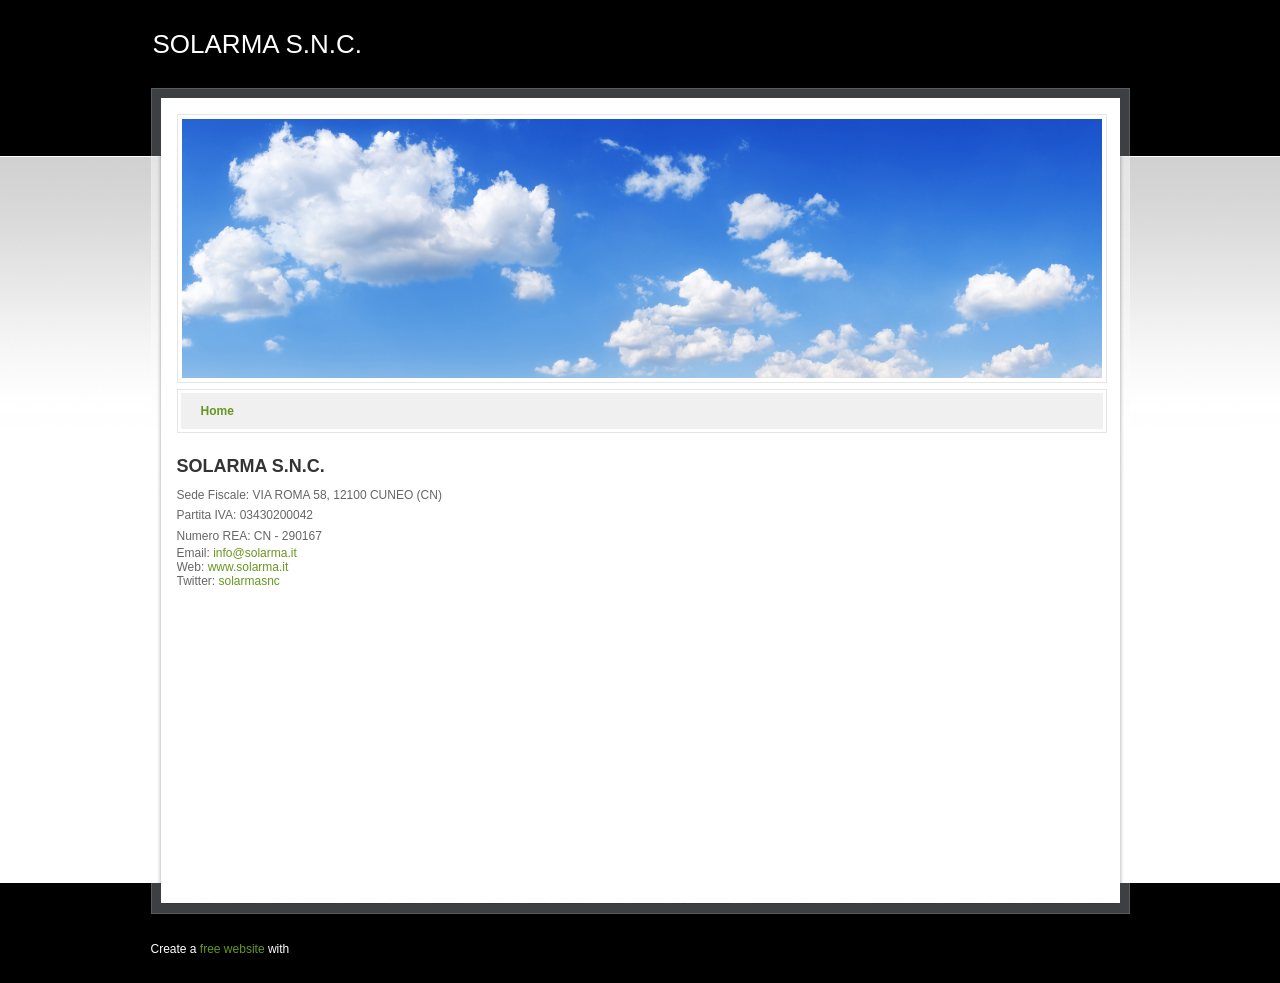
<file: history/2014/index.html>
<!DOCTYPE html PUBLIC "-//W3C//DTD XHTML 1.1//EN" "http://www.w3.org/TR/xhtml11/DTD/xhtml11.dtd">
<html xmlns="http://www.w3.org/1999/xhtml" xml:lang="en" lang="en">
<head>
<title>SOLARMA S.N.C. - Home</title>
<meta property='og:site_name' content='SOLARMA S.N.C.' />
<meta property='og:title' content='SOLARMA S.N.C.' />
<meta property='og:description' content='Sede Fiscale: VIA ROMA 58, 12100 CUNEO (CN) Partita IVA: 03430200042 Numero REA: CN - 290167' />
<meta property='og:url' content='http://www.solarma.it/' />


<link rel='stylesheet' href='http://cdn1.editmysite.com/editor/images/common/common-v2.css?22' type='text/css' />
<link rel='stylesheet' type='text/css' href='files/main_style.css?1332104818' title='wsite-theme-css' />
<style type='text/css'>
#wsite-content div.paragraph, #wsite-content p, #wsite-content .product-description, .blog-sidebar div.paragraph, .blog-sidebar p, .wsite-form-field label, .wsite-form-field label {}
#wsite-content h2, #wsite-content .product-title, .blog-sidebar h2{}
#wsite-title{}
</style>
<script type='text/javascript'><!--
var STATIC_BASE = 'http://cdn1.editmysite.com/';
var STYLE_PREFIX = 'wsite';
//-->
</script>
<script type='text/javascript' src='http://cdn1.editmysite.com/libraries/prototype/1.7-custom/prototype.min.js'></script>
<script type='text/javascript' src='http://cdn1.editmysite.com/libraries/scriptaculous/1.9.0-custom/effects.min.js'></script>
<script type='text/javascript' src='http://cdn1.editmysite.com/editor/images/common/utilities.js?16'></script>
<script type='text/javascript' src='http://cdn1.editmysite.com/editor/images/common/lightbox202.js?110'></script>
<script type='text/javascript' src='http://cdn1.editmysite.com/editor/libraries/flyout_menus.js?13'></script>
<script type='text/javascript'><!--
function initFlyouts(){initPublishedFlyoutMenus([{"id":"780637719996562155","title":"Home","url":"index.html"}],'780637719996562155',"<li class='wsite-nav-more'><a href='#'>more...<\/a><\/li>",'active',false)}
if (Prototype.Browser.IE) window.onload=initFlyouts; else document.observe('dom:loaded', initFlyouts);
//-->
</script>
</head>
<body class='wsite-theme-light wsite-page-index'>
<div id="wrapper">
    <div id="main">
      <div id="header">
        <div id="sitename"><span class='wsite-logo'><table style='height:78px'><tr><td><a href='/index.html'><span id="wsite-title">SOLARMA S.N.C.</span></a></td></tr></table></span></div>
      </div>
      <div id="content-wrapper">
        <div id="content">
          <div id="header-image">
             <div class="wsite-header"></div>
          </div>
          <div id="navigation_wrapper">
             <div id="navigation">
               <ul><li id='active'><a href='/index.html'>Home</a></li></ul>
            </div>
          </div>
          <div id="content-main">
             <div id='wsite-content' class='wsite-not-footer'>
<div class='wsite-not-footer'>
<h2  style=" text-align: left; ">SOLARMA S.N.C.</h2>
<div  class="paragraph editable-text" style=" text-align: left; display: block; ">Sede Fiscale:&nbsp;VIA ROMA 58,&nbsp;12100 CUNEO (CN)<br />Partita IVA: 03430200042<br />Numero REA: CN - 290167<br /></div>

<div ><div id="557104223205364086" align="left" style="width: 100%; overflow-y: hidden;" class="wcustomhtml">Email: <a href="mailto:info@solarma.it">info@solarma.it</a></div>



</div>

<div ><div id="569829655125678197" align="left" style="width: 100%; overflow-y: hidden;" class="wcustomhtml">Web: <a href="http://www.solarma.it/">www.solarma.it</a></div>



</div>

<div ><div id="603003527148370475" align="left" style="width: 100%; overflow-y: hidden;" class="wcustomhtml">Twitter: <a href="https://twitter.com/#!/solarmasnc">solarmasnc</a></div>



</div>

</div>
</div>

          </div>
        </div>
      </div>
    </div>
  </div>
  <div id="footer">
    <div id="footer-image"><div>
    <div id="footer-contents">

<style type='text/css'>
<!--

#weebly-footer {
	position: relative !important;
	}

#weebly-footer a {
	position: relative !important;
	z-index: 2 !important;
	cursor: pointer;
	}

#weebly-footer-dynamic {
	position: relative !important;
	display: inline-block !important;
	width: 72px !important;
	height: 1px !important;
	vertical-align: middle !important;
	text-decoration: none !important;
	border: 0 !important;
	margin: 0 !important;
	padding: 0 !important;
	}

.weebly-footer-button {
	position: absolute;
	top: -14px;
	left: 0;
	display: block;
	_display: inline-block;
	width: 72px;
	height: 29px;
	background: url("http://cdn1.editmysite.com/images/weebly-footer-asset.png") no-repeat left top;
	_background: url([data-uri]);
	_filter: progid:DXImageTransform.Microsoft.AlphaImageLoader(src='http://cdn1.editmysite.com/images/weebly-footer.png', sizingMethod='crop');
	}

.weebly-footer-hover .weebly-footer-button {
	background: url("http://cdn1.editmysite.com/images/weebly-footer-asset.png") no-repeat -79px top;
	_background: url([data-uri]);
	_filter: progid:DXImageTransform.Microsoft.AlphaImageLoader(src='http://cdn1.editmysite.com/images/weebly-footer-active.png', sizingMethod='crop');
	}

.weebly-footer-button-text {
	display: none;
	}

#weebly-footer-message {
	display: none;
	position: absolute;
	top: -86px;
	left: 1px;
	width: 395px;
	height: 98px;
	_background: url([data-uri]);
	}

.weebly-footer-dynamic-hover #weebly-footer-message {
	display: block;
	}

.weebly-footer-right #weebly-footer-message {
	left: -310px;
	}

.weebly-footer-message-content {
	position: relative;
	display: block;
	width: 100%;
	height: 59px;
	background: url("http://cdn1.editmysite.com/images/weebly-footer-asset.png") no-repeat left -30px;
	_background: none;
	_filter: progid:DXImageTransform.Microsoft.AlphaImageLoader(src='http://cdn1.editmysite.com/images/weebly-footer-content.png', sizingMethod='crop');
	}

.weebly-footer-message-carrot {
	position: relative;
	left: 55px;
	float: left;
	display: block;
	width: 12px;
	height: 7px;
	background: url("http://cdn1.editmysite.com/images/weebly-footer-asset.png") no-repeat -159px -1px;
	_background: none;
	_filter: progid:DXImageTransform.Microsoft.AlphaImageLoader(src='http://cdn1.editmysite.com/images/weebly-footer-carrot.png', sizingMethod='crop');
	}

.weebly-footer-right .weebly-footer-message-carrot {
	left: 367px;
	}

-->
</style>


<span id="weebly-footer">
  Create a <a target="_blank" href="http://www.weebly.com/?utm_source=internal&utm_medium=footer&utm_campaign=1">free website</a> with
  <span id="weebly-footer-mark"></span>
  <a id="weebly-footer-dynamic" target="_blank" href="http://www.weebly.com/?utm_source=internal&utm_medium=footer&utm_campaign=1">
	<span id="weebly-footer-button" class="weebly-footer-button">
	  <span class="weebly-footer-button-text">Weebly</span>
	</span>
	<span id="weebly-footer-message">
	  <span class="weebly-footer-message-content"></span>
	  <span class="weebly-footer-message-carrot"></span>
	</span>
  </a>
</span>

<script type='text/javascript'>
<!--

(function(jQuery) {
	var hovered = false;
	var hoverTimeout;
	var backendUrl = '/ajax/publicBackend.php';

	if (jQuery) {
		jQuery('#weebly-footer').on({
			'mouseover': function(ev) {
				jQuery(this).addClass('weebly-footer-hover');
				hoverTimeout = setTimeout(sendHoverFeedback, 250);
			},
			'mouseout': function(ev) {
				jQuery(this).removeClass('weebly-footer-hover');
				clearTimeout(hoverTimeout);
			}
		});

		jQuery('#weebly-footer-dynamic').on({
			'mouseover': function(ev) {
				var wf = jQuery('#weebly-footer'),
				wfb = jQuery('#weebly-footer-button'),
				wfm = jQuery('#weebly-footer-message'),
				overflow = wfb.offset().left + wfm.width() > jQuery(window).width();

				// Dynamically adjust where message is displayed
				wf.toggleClass('weebly-footer-right', overflow);

				jQuery(this).addClass('weebly-footer-dynamic-hover');
			},
			'mouseout': function(ev) {
				jQuery(this).removeClass('weebly-footer-dynamic-hover')
			}
		});
	}
	else {
		function positionWeeblyFooter() {
			var e = $('weebly-footer-mark');
			if (e.cumulativeOffset().left > document.viewport.getWidth()/2) {
				e.up().addClassName('weebly-footer-right');
			}else{
				e.up().removeClassName('weebly-footer-right');
			}
		}

		$('weebly-footer')
			.observe('mouseover', function() {
				$(this).addClassName('weebly-footer-hover');
				hoverTimeout = setTimeout(sendHoverFeedback, 300);
			})
			.observe('mouseout', function() {
				$(this).removeClassName('weebly-footer-hover');
				clearTimeout(hoverTimeout);
			});

		$('weebly-footer-dynamic')
			.observe('mouseover', function() {
				$(this).addClassName('weebly-footer-dynamic-hover');
				positionWeeblyFooter();
			})
			.observe('mouseout', function() {
				$(this).removeClassName('weebly-footer-dynamic-hover');
			});
	}

	var sendHoverFeedback = (function() {
		if (jQuery) {
			return function() {
				if (hovered) {
					return;
				}
				jQuery.ajax(backendUrl, {
					type: 'post',
					data: {
						pos: 'v1FooterHover'
					}
				});
				hovered = true;
			}
		} else {
			return function() {
				if (hovered) {
					return;
				}
				new Ajax.Request(backendUrl, {
					method: 'post',
					parameters: {
						pos: 'v1FooterHover'
					}
				});
				hovered = true;
			}
		}
	}());

	// Remove this after the AB test, this will stat each time this footer is loaded on a page
	if (jQuery) {
		jQuery.ajax(backendUrl, {
			type: 'post',
			data: {
				pos: 'v1FooterLoad'
			}
		});
	} else {
		new Ajax.Request(backendUrl, {
			method: 'post',
			parameters: {
				pos: 'v1FooterLoad'
			}
		});
	}
})(window._W && _W.jQuery);

//-->
</script>

<script type='text/javascript'>
<!--

if (document.cookie.match(/(^|;)\s*is_mobile=1/)) {
	var windowHref = window.location.href || '';
	if (windowHref.indexOf('?') > -1) {
		windowHref += '&';
	} else {
		windowHref += '?';
	}
	document.write(
		"&nbsp;&nbsp;&nbsp;&nbsp;" +
		"<a class='wsite-view-link-mobile' href='" + windowHref + "view=mobile'>Mobile Site</a>"
	);
}

//-->
</script>
</div>
  </div>


<script type="text/javascript">

	var _gaq = _gaq || [];
	_gaq.push(['_setAccount', 'UA-7870337-1']);
	_gaq.push(['_setDomainName', 'none']);
	_gaq.push(['_setAllowLinker', true]);
	_gaq.push(['_trackPageview']);

	(function() {
		var ga = document.createElement('script'); ga.type = 'text/javascript'; ga.async = true;
		ga.src = ('https:' == document.location.protocol ? 'https://ssl' : 'http://www') + '.google-analytics.com/ga.js';
		var s = document.getElementsByTagName('script')[0]; s.parentNode.insertBefore(ga, s);
	})();

</script>

<!-- Start Quantcast tag -->
<script type="text/javascript">
	_qoptions={
		qacct:"p-0dYLvhSGGqUWo"
	};
</script>
<script type="text/javascript" src="//edge.quantserve.com/quant.js"></script>
<noscript>
<img src="//pixel.quantserve.com/pixel/p-0dYLvhSGGqUWo.gif" style="display: none;" border="0" height="1" width="1" alt="Quantcast"/>
</noscript>
<!-- End Quantcast tag -->

<!-- Snowplow starts plowing -->
<script type="text/javascript">
var _snaq = _snaq || [];

window._snaq.push(['setCollectorCf', 'd22mhxk9jj6v31']);
window._snaq.push(['setAppId', 'wsite-u11393971-s935907571664892577']);
window._snaq.push(['trackPageView']);

(function() {
var sp = document.createElement('script'); sp.type = 'text/javascript'; sp.async = true; sp.defer = true;
sp.src = ('https:' == document.location.protocol ? 'https' : 'http') + '://d1fc8wv8zag5ca.cloudfront.net/1/sp.js';
var s = document.getElementsByTagName('script')[0]; s.parentNode.insertBefore(sp, s);
})();
</script>
<!-- Snowplow stops plowing -->

<script>

	(function(jQuery) {
		try {
			if (jQuery) {
				jQuery('div.blog-social div.fb-like').attr('class', 'blog-social-item blog-fb-like');
				jQuery('#commentArea iframe').css('min-height', '410px');
				if (jQuery('.product-button').length > 0){
					jQuery(document).ready(function(){
						jQuery('.product-button').parent().each(function(index, product){
							if(jQuery(product).attr('target') == 'paypal'){
								if (!jQuery(product).find('> [name="bn"]').length){
									jQuery('<input>').attr({
										type: 'hidden',
										name: 'bn',
										value: 'DragAndDropBuil_SP_EC'
									}).appendTo(product);
								}
							}
						});
					});
				}
			}
			else {
				// Prototype
				$$('div.blog-social div.fb-like').each(function(div) {
					div.className = 'blog-social-item blog-fb-like';
				});
				$$('#commentArea iframe').each(function(iframe) {
					iframe.style.minHeight = '410px';
				});
			}
		}
		catch(ex) {}
	})(window._W && _W.jQuery);

</script>

</body>
</html>
</file>
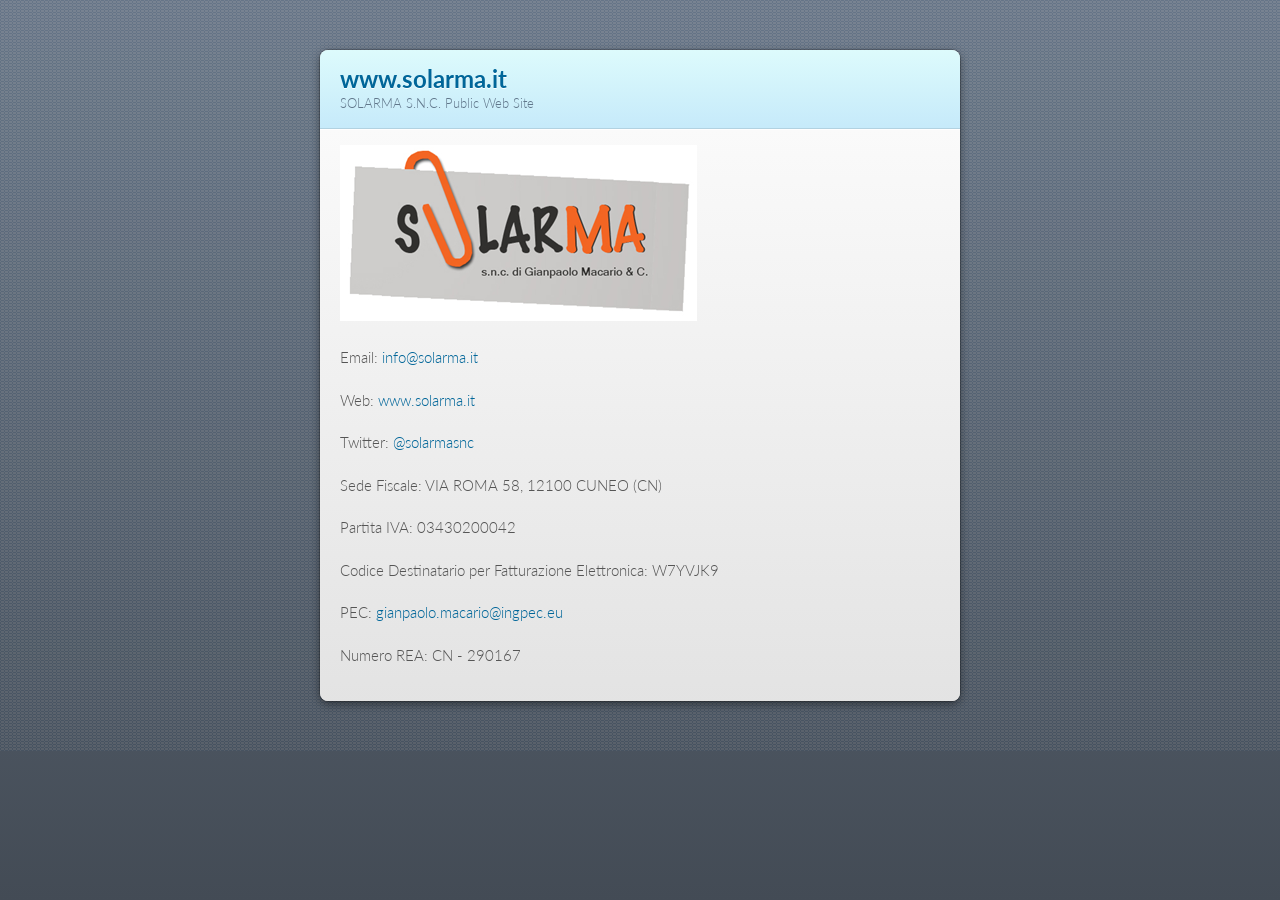
<file: history/2023/index.html>
<!doctype html>
<html>

<head>
  <meta charset="utf-8">
  <meta http-equiv="X-UA-Compatible" content="chrome=1">
  <title>SOLARMA S.N.C. Public Web Site</title>

  <link rel="stylesheet" href="stylesheets/styles.css">
  <link rel="stylesheet" href="stylesheets/pygment_trac.css">
  <script src="javascripts/scale.fix.js"></script>
  <meta name="viewport" content="width=device-width, initial-scale=1, user-scalable=no">

  <!--[if lt IE 9]>
    <script src="//html5shiv.googlecode.com/svn/trunk/html5.js"></script>
    <![endif]-->

  <!-- Global site tag (gtag.js) - Google Analytics -->
  <script async src="https://www.googletagmanager.com/gtag/js?id=UA-218987493-1">
  </script>
  <script>
    window.dataLayer = window.dataLayer || [];
    function gtag() { dataLayer.push(arguments); }
    gtag('js', new Date());
    gtag('config', 'UA-218987493-1');
  </script>
  <!-- Google tag (gtag.js) -->
  <script async src="https://www.googletagmanager.com/gtag/js?id=G-2ZJF0K1SZL"></script>
  <script>
    window.dataLayer = window.dataLayer || [];
    function gtag() { dataLayer.push(arguments); }
    gtag('js', new Date());
    gtag('config', 'G-2ZJF0K1SZL');
  </script>
</head>

<body>
  <div class="wrapper">
    <header>
      <h1>www.solarma.it</h1>
      <p>SOLARMA S.N.C. Public Web Site</p>
      <!--
        <p class="view"><a href="https://github.com/SOLARMA">View the Project on GitHub <small>SOLARMA</small></a></p>
        -->
      <!--
        <ul>
          <li class="single">
	    <a href="https://github.com/SOLARMA/solarma.github.com">
	      View On <strong>GitHub</strong>
	    </a></li>
        </ul>
-->
    </header>
    <section>
      <h1>
        <a name="solarma-snc" class="anchor" href="#solarma-snc">
          <span class="octicon octicon-link">
            <img src="images/SOLARMA_logo.png" alt="SOLARMA S.N.C." />
          </span>
        </a>
      </h1>
      <p>Email: <a href="mailto:info@solarma.it">info@solarma.it</a></p>

      <p>Web: <a href="http://www.solarma.it/">www.solarma.it</a></p>

      <p>Twitter: <a href="https://twitter.com/solarmasnc/">@solarmasnc</a></p>

      <p>Sede Fiscale: VIA ROMA 58, 12100 CUNEO (CN)</p>

      <p>Partita IVA: 03430200042</p>

      <p>Codice Destinatario per Fatturazione Elettronica: W7YVJK9</p>

      <p>PEC: <a href="mailto:gianpaolo.macario@ingpec.eu">gianpaolo.macario@ingpec.eu</a></p>

      <p>Numero REA: CN - 290167</p>

    </section>
  </div>
  <!--
    <footer>
      <p>Hosted on GitHub Pages &mdash; Theme by <a href="https://github.com/orderedlist">orderedlist</a></p>
    </footer>
-->
  <!--[if !IE]><script>fixScale(document);</script><![endif]-->

</body>

</html>
</file>
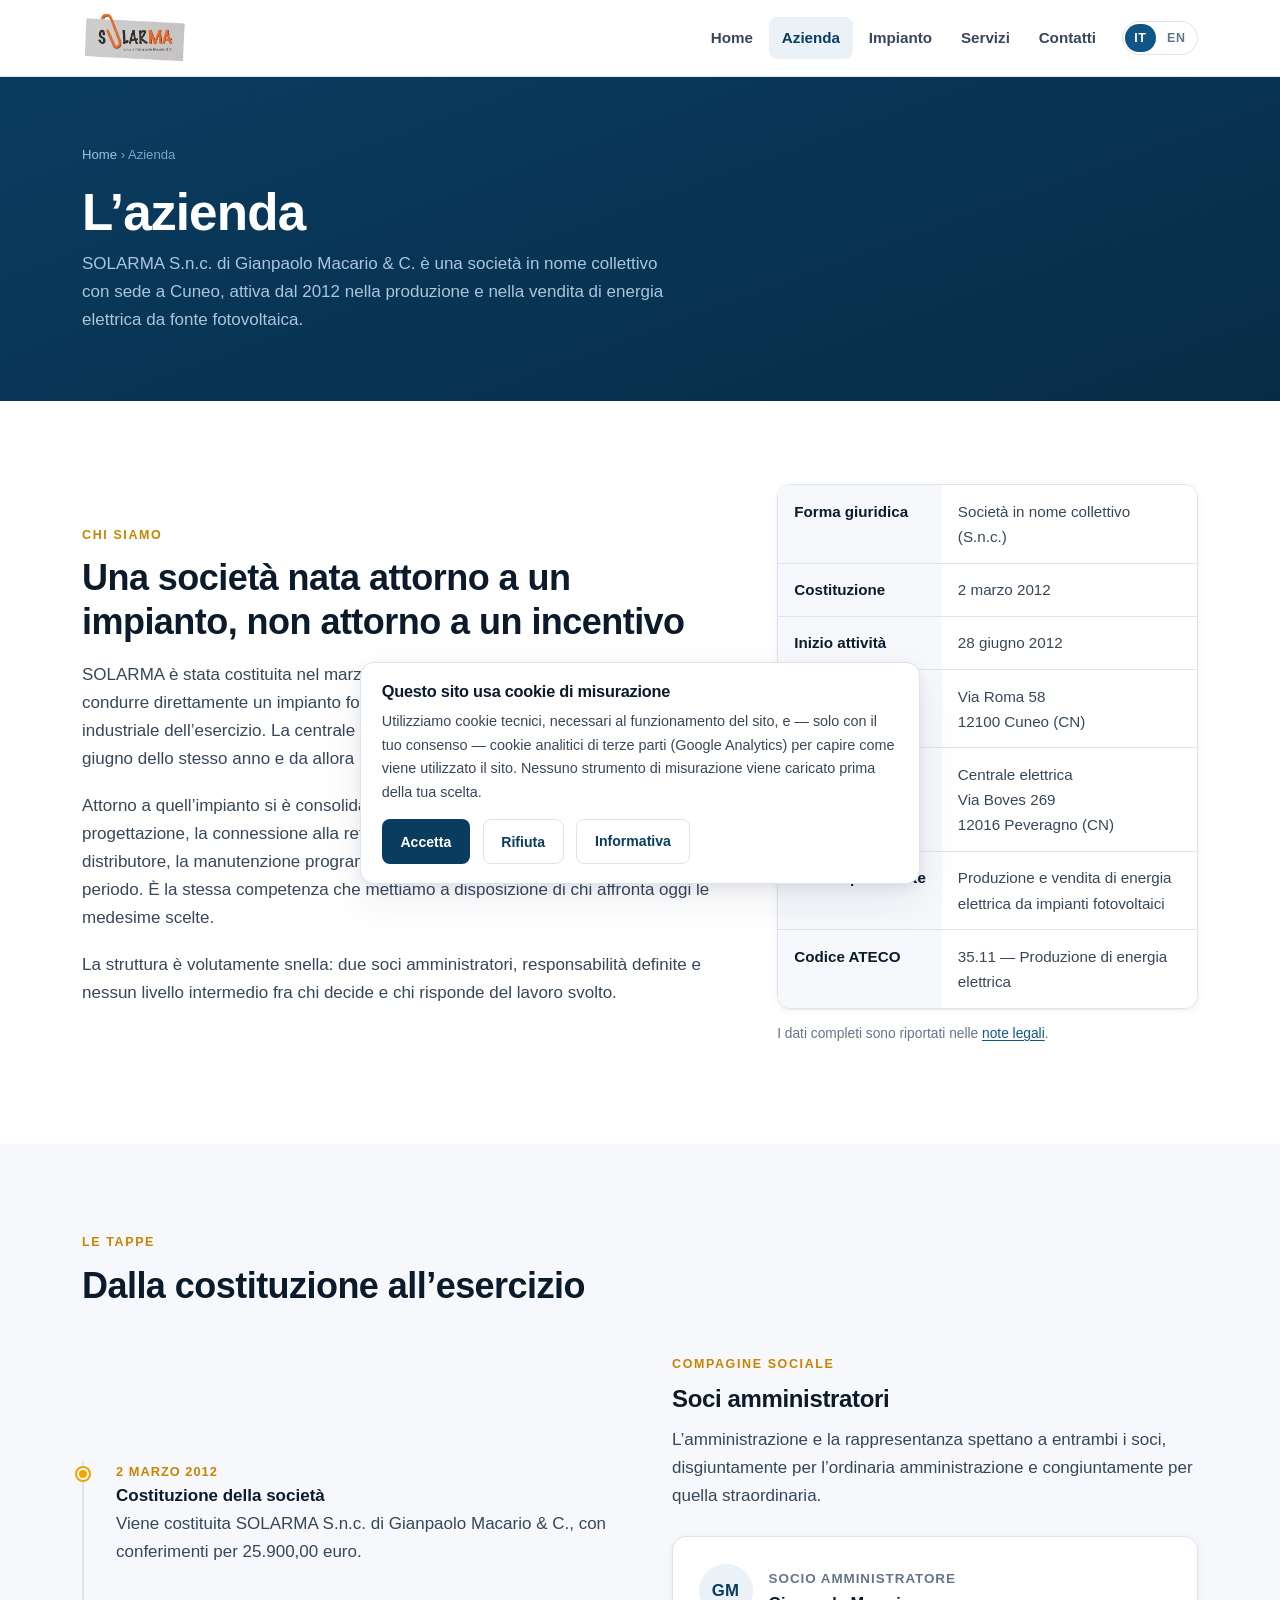
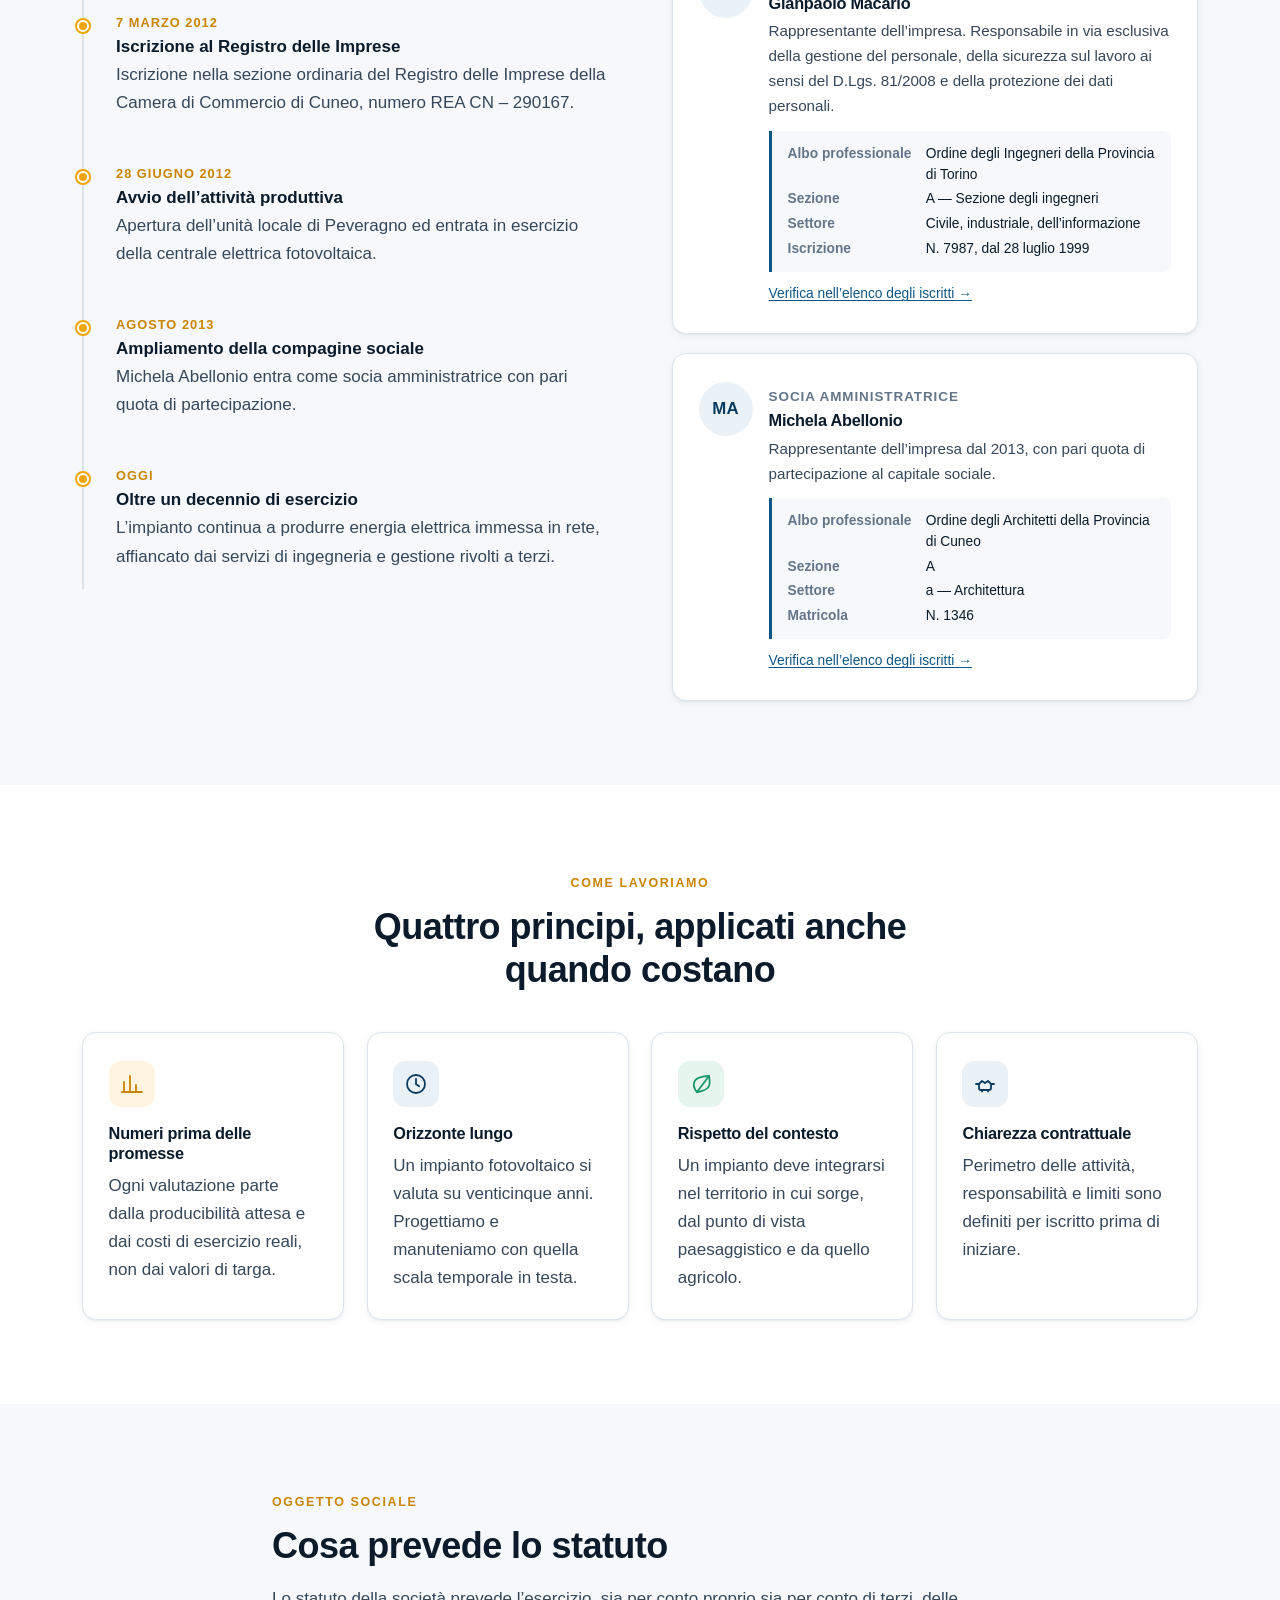
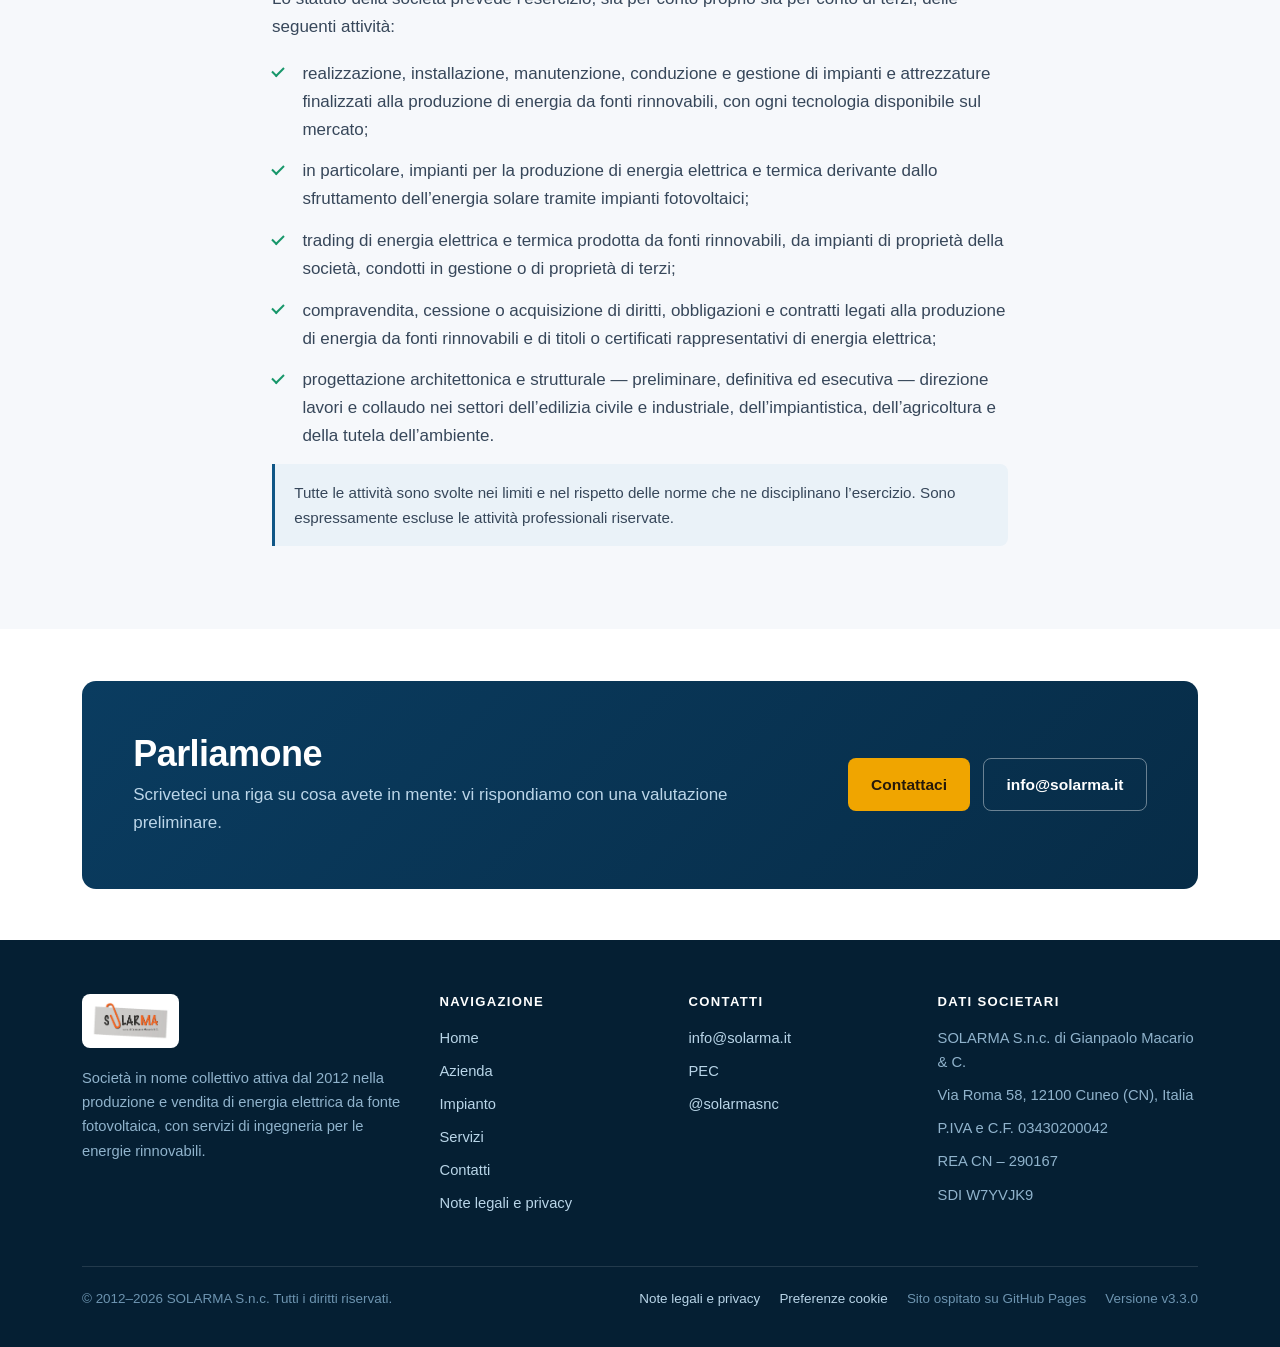
<file: azienda.html>
<!doctype html>
<html lang="it">
<head>
<meta charset="utf-8">
<meta name="viewport" content="width=device-width, initial-scale=1">
<title>L&rsquo;azienda &mdash; SOLARMA S.n.c.</title>
<meta name="description" content="Storia, compagine sociale, valori e oggetto sociale di SOLARMA S.n.c. di Gianpaolo Macario &amp; C., societ&agrave; in nome collettivo con sede a Cuneo attiva dal 2012 nel fotovoltaico.">
<link rel="canonical" href="https://www.solarma.it/azienda.html">
<link rel="alternate" hreflang="it" href="https://www.solarma.it/azienda.html">
<link rel="alternate" hreflang="en" href="https://www.solarma.it/en/company.html">
<link rel="alternate" hreflang="x-default" href="https://www.solarma.it/">
<meta name="author" content="SOLARMA S.n.c. di Gianpaolo Macario &amp; C.">
<meta name="version" content="v3.3.0">
<meta name="robots" content="index, follow">

<meta property="og:type" content="website">
<meta property="og:site_name" content="SOLARMA S.n.c.">
<meta property="og:locale" content="it_IT">
<meta property="og:title" content="L&rsquo;azienda &mdash; SOLARMA S.n.c.">
<meta property="og:description" content="Storia, compagine sociale, valori e oggetto sociale di SOLARMA S.n.c. di Gianpaolo Macario &amp; C., societ&agrave; in nome collettivo con sede a Cuneo attiva dal 2012 nel fotovoltaico.">
<meta property="og:url" content="https://www.solarma.it/azienda.html">
<meta property="og:image" content="https://www.solarma.it/assets/img/og-image.png">
<meta property="og:image:width" content="1200">
<meta property="og:image:height" content="630">
<meta name="twitter:card" content="summary_large_image">
<meta name="twitter:site" content="@solarmasnc">

<meta name="theme-color" content="#072c47">
<link rel="icon" href="assets/img/favicon.ico" sizes="any">
<link rel="icon" href="assets/img/favicon-32.png" type="image/png" sizes="32x32">
<link rel="apple-touch-icon" href="assets/img/apple-touch-icon.png">
<link rel="stylesheet" href="assets/css/site.css">
</head>
<body>
<a class="skip-link" href="#main">Vai al contenuto principale</a>
<header class="site-header">
  <div class="wrap site-header__inner">
    <a class="brand" href="index.html" aria-label="SOLARMA S.n.c. &mdash; torna alla pagina iniziale">
      <img src="assets/img/SOLARMA_logo.png" alt="SOLARMA S.n.c. di Gianpaolo Macario &amp; C."
           width="357" height="176">
    </a>
    <button class="nav-toggle" type="button" aria-expanded="false" aria-controls="primary-nav"
            aria-label="Apri il menu di navigazione"><span></span></button>
    <nav class="nav" id="primary-nav" aria-label="Navigazione principale">
        <a href="index.html">Home</a>
        <a href="azienda.html" aria-current="page">Azienda</a>
        <a href="impianto.html">Impianto</a>
        <a href="servizi.html">Servizi</a>
        <!-- Temporaneamente nascosto: in attesa dei dati sui progetti reali. Rimuovere l'attributo hidden per riattivare. -->
        <a href="servizi.html#architettura" hidden>Architettura</a>
        <a href="contatti.html">Contatti</a>
      <span class="lang">
        <a href="#" aria-current="true" hreflang="it" lang="it">IT</a>
        <a href="en/company.html" hreflang="en" lang="en">EN</a>
      </span>
    </nav>
  </div>
</header>
<main id="main">

<section class="page-head">
  <div class="wrap">
    <nav class="breadcrumb" aria-label="Percorso"><a href="index.html">Home</a> &rsaquo; Azienda</nav>
    <h1>L&rsquo;azienda</h1>
    <p>SOLARMA S.n.c. di Gianpaolo Macario &amp; C. &egrave; una societ&agrave; in nome collettivo con sede a Cuneo, attiva dal 2012 nella produzione e nella vendita di energia elettrica da fonte fotovoltaica.</p>
  </div>
</section>

<section class="section">
  <div class="wrap split split--wide-left">
    <div>
      <span class="eyebrow">Chi siamo</span>
      <h2>Una societ&agrave; nata attorno a un impianto, non attorno a un incentivo</h2>
      <p>
        SOLARMA &egrave; stata costituita nel marzo 2012 con un obiettivo preciso: realizzare e condurre
        direttamente un impianto fotovoltaico, assumendosi per intero il rischio industriale
        dell&rsquo;esercizio. La centrale di Peveragno &egrave; entrata in produzione il 28 giugno dello
        stesso anno e da allora rappresenta l&rsquo;attivit&agrave; prevalente della societ&agrave;.
      </p>
      <p>
        Attorno a quell&rsquo;impianto si &egrave; consolidata una competenza tecnica che comprende la
        progettazione, la connessione alla rete, la gestione dei rapporti con il gestore e il distributore,
        la manutenzione programmata e la valutazione economica di lungo periodo. &Egrave; la stessa
        competenza che mettiamo a disposizione di chi affronta oggi le medesime scelte.
      </p>
      <p>
        La struttura &egrave; volutamente snella: due soci amministratori, responsabilit&agrave; definite
        e nessun livello intermedio fra chi decide e chi risponde del lavoro svolto.
      </p>
    </div>
    <div>
      <div class="table-card">
        <table class="data-table">
          <caption class="visually-hidden">Dati essenziali della societ&agrave;</caption>
          <tbody>
            <tr><th scope="row">Forma giuridica</th><td>Societ&agrave; in nome collettivo (S.n.c.)</td></tr>
            <tr><th scope="row">Costituzione</th><td>2 marzo 2012</td></tr>
            <tr><th scope="row">Inizio attivit&agrave;</th><td>28 giugno 2012</td></tr>
            <tr><th scope="row">Sede legale</th><td>Via Roma 58<br>12100 Cuneo (CN)</td></tr>
            <tr><th scope="row">Unit&agrave; locale</th><td>Centrale elettrica<br>Via Boves 269<br>12016 Peveragno (CN)</td></tr>
            <tr><th scope="row">Attivit&agrave; prevalente</th><td>Produzione e vendita di energia elettrica da impianti fotovoltaici</td></tr>
            <tr><th scope="row">Codice ATECO</th><td>35.11 &mdash; Produzione di energia elettrica</td></tr>
          </tbody>
        </table>
      </div>
      <p style="font-size:.86rem;color:var(--ink-mute);margin-top:.9rem">
        I dati completi sono riportati nelle <a href="note-legali.html#societari">note legali</a>.
      </p>
    </div>
  </div>
</section>

<section class="section section--alt">
  <div class="wrap">
    <div class="section-head">
      <span class="eyebrow">Le tappe</span>
      <h2>Dalla costituzione all&rsquo;esercizio</h2>
    </div>
    <div class="split">
      <ol class="timeline">
        <li>
          <span class="timeline__date">2 marzo 2012</span>
          <span class="timeline__title">Costituzione della societ&agrave;</span>
          <p>Viene costituita SOLARMA S.n.c. di Gianpaolo Macario &amp; C., con conferimenti per
             25.900,00 euro.</p>
        </li>
        <li>
          <span class="timeline__date">7 marzo 2012</span>
          <span class="timeline__title">Iscrizione al Registro delle Imprese</span>
          <p>Iscrizione nella sezione ordinaria del Registro delle Imprese della Camera di Commercio
             di Cuneo, numero REA CN&nbsp;&ndash;&nbsp;290167.</p>
        </li>
        <li>
          <span class="timeline__date">28 giugno 2012</span>
          <span class="timeline__title">Avvio dell&rsquo;attivit&agrave; produttiva</span>
          <p>Apertura dell&rsquo;unit&agrave; locale di Peveragno ed entrata in esercizio della centrale
             elettrica fotovoltaica.</p>
        </li>
        <li>
          <span class="timeline__date">Agosto 2013</span>
          <span class="timeline__title">Ampliamento della compagine sociale</span>
          <p>Michela Abellonio entra come socia amministratrice con pari quota di partecipazione.</p>
        </li>
        <li>
          <span class="timeline__date">Oggi</span>
          <span class="timeline__title">Oltre un decennio di esercizio</span>
          <p>L&rsquo;impianto continua a produrre energia elettrica immessa in rete, affiancato dai
             servizi di ingegneria e gestione rivolti a terzi.</p>
        </li>
      </ol>
      <div>
        <div class="section-head" style="margin-bottom:1.6rem">
          <span class="eyebrow" id="soci">Compagine sociale</span>
          <h3 style="font-size:1.5rem">Soci amministratori</h3>
          <p style="margin-bottom:0">
            L&rsquo;amministrazione e la rappresentanza spettano a entrambi i soci, disgiuntamente
            per l&rsquo;ordinaria amministrazione e congiuntamente per quella straordinaria.
          </p>
        </div>
        <div class="card" style="margin-bottom:1.2rem">
          <div class="person">
            <div class="person__avatar">GM</div>
            <div>
              <span class="person__role">Socio amministratore</span>
              <h4 style="margin:.1rem 0 .3rem">Gianpaolo Macario</h4>
              <p style="margin-bottom:.8rem;font-size:.95rem">
                Rappresentante dell&rsquo;impresa. Responsabile in via esclusiva della gestione del
                personale, della sicurezza sul lavoro ai sensi del D.Lgs. 81/2008 e della protezione
                dei dati personali.
              </p>
              <dl class="credential">
                <dt>Albo professionale</dt>
                <dd>Ordine degli Ingegneri della Provincia di Torino</dd>
                <dt>Sezione</dt>
                <dd>A &mdash; Sezione degli ingegneri</dd>
                <dt>Settore</dt>
                <dd>Civile, industriale, dell&rsquo;informazione</dd>
                <dt>Iscrizione</dt>
                <dd>N. 7987, dal 28 luglio 1999</dd>
              </dl>
              <p>
                <a href="https://torino.ordingegneri.it/ordine/elenco-iscritti/"
                   rel="noopener" target="_blank">Verifica nell&rsquo;elenco degli iscritti &rarr;</a>
              </p>
            </div>
          </div>
        </div>
        <div class="card">
          <div class="person">
            <div class="person__avatar">MA</div>
            <div>
              <span class="person__role">Socia amministratrice</span>
              <h4 style="margin:.1rem 0 .3rem">Michela Abellonio</h4>
              <p style="margin-bottom:.8rem;font-size:.95rem">
                Rappresentante dell&rsquo;impresa dal 2013, con pari quota di partecipazione al
                capitale sociale.
              </p>
              <dl class="credential">
                <dt>Albo professionale</dt>
                <dd>Ordine degli Architetti della Provincia di Cuneo</dd>
                <dt>Sezione</dt>
                <dd>A</dd>
                <dt>Settore</dt>
                <dd>a &mdash; Architettura</dd>
                <dt>Matricola</dt>
                <dd>N. 1346</dd>
              </dl>
              <p>
                <a href="https://architetticuneo.it/ricerca-iscritto/"
                   rel="noopener" target="_blank">Verifica nell&rsquo;elenco degli iscritti &rarr;</a>
              </p>
            </div>
          </div>
        </div>
      </div>
    </div>
  </div>
</section>

<section class="section">
  <div class="wrap">
    <div class="section-head section-head--center">
      <span class="eyebrow">Come lavoriamo</span>
      <h2>Quattro principi, applicati anche quando costano</h2>
    </div>
    <div class="grid grid--4">
      <div class="card">
        <div class="card__icon card__icon--solar"><svg viewBox="0 0 24 24" fill="none" stroke="currentColor" stroke-width="1.8" stroke-linecap="round" stroke-linejoin="round" aria-hidden="true"><path d="M4 20V10M10 20V4M16 20v-7M22 20H2"/></svg></div>
        <h4>Numeri prima delle promesse</h4>
        <p>Ogni valutazione parte dalla producibilit&agrave; attesa e dai costi di esercizio reali,
           non dai valori di targa.</p>
      </div>
      <div class="card">
        <div class="card__icon"><svg viewBox="0 0 24 24" fill="none" stroke="currentColor" stroke-width="1.8" stroke-linecap="round" stroke-linejoin="round" aria-hidden="true"><circle cx="12" cy="12" r="9"/><path d="M12 7v5.2l3.2 2"/></svg></div>
        <h4>Orizzonte lungo</h4>
        <p>Un impianto fotovoltaico si valuta su venticinque anni. Progettiamo e manuteniamo con
           quella scala temporale in testa.</p>
      </div>
      <div class="card">
        <div class="card__icon card__icon--leaf"><svg viewBox="0 0 24 24" fill="none" stroke="currentColor" stroke-width="1.8" stroke-linecap="round" stroke-linejoin="round" aria-hidden="true"><path d="M20 4S8 4 5.5 9.5 8 20 8 20s10-1 12-6c1.3-3.3 0-10 0-10Z"/><path d="M8 20 20 4"/></svg></div>
        <h4>Rispetto del contesto</h4>
        <p>Un impianto deve integrarsi nel territorio in cui sorge, dal punto di vista paesaggistico
           e da quello agricolo.</p>
      </div>
      <div class="card">
        <div class="card__icon"><svg viewBox="0 0 24 24" fill="none" stroke="currentColor" stroke-width="1.8" stroke-linecap="round" stroke-linejoin="round" aria-hidden="true"><path d="M3 12h3l3-3 3 2 3-2 3 3h3"/><path d="M6 12v4a2 2 0 0 0 2 2h8a2 2 0 0 0 2-2v-4"/><path d="M9 18v1.5M15 18v1.5"/></svg></div>
        <h4>Chiarezza contrattuale</h4>
        <p>Perimetro delle attivit&agrave;, responsabilit&agrave; e limiti sono definiti per iscritto
           prima di iniziare.</p>
      </div>
    </div>
  </div>
</section>

<section class="section section--alt">
  <div class="wrap wrap--narrow">
    <span class="eyebrow">Oggetto sociale</span>
    <h2>Cosa prevede lo statuto</h2>
    <p>
      Lo statuto della societ&agrave; prevede l&rsquo;esercizio, sia per conto proprio sia per conto
      di terzi, delle seguenti attivit&agrave;:
    </p>
    <ul class="checklist">
      <li>realizzazione, installazione, manutenzione, conduzione e gestione di impianti e attrezzature
          finalizzati alla produzione di energia da fonti rinnovabili, con ogni tecnologia disponibile
          sul mercato;</li>
      <li>in particolare, impianti per la produzione di energia elettrica e termica derivante dallo
          sfruttamento dell&rsquo;energia solare tramite impianti fotovoltaici;</li>
      <li>trading di energia elettrica e termica prodotta da fonti rinnovabili, da impianti di
          propriet&agrave; della societ&agrave;, condotti in gestione o di propriet&agrave; di terzi;</li>
      <li>compravendita, cessione o acquisizione di diritti, obbligazioni e contratti legati alla
          produzione di energia da fonti rinnovabili e di titoli o certificati rappresentativi di
          energia elettrica;</li>
      <li>progettazione architettonica e strutturale &mdash; preliminare, definitiva ed esecutiva &mdash;
          direzione lavori e collaudo nei settori dell&rsquo;edilizia civile e industriale,
          dell&rsquo;impiantistica, dell&rsquo;agricoltura e della tutela dell&rsquo;ambiente.</li>
    </ul>
    <div class="note note--info">
      <p>
        Tutte le attivit&agrave; sono svolte nei limiti e nel rispetto delle norme che ne disciplinano
        l&rsquo;esercizio. Sono espressamente escluse le attivit&agrave; professionali riservate.
      </p>
    </div>
  </div>
</section>

<section class="section section--tight">
  <div class="wrap">
    <div class="cta-band">
      <div>
        <h2>Parliamone</h2>
        <p>Scriveteci una riga su cosa avete in mente: vi rispondiamo con una valutazione preliminare.</p>
      </div>
      <div class="btn-row">
        <a class="btn btn--primary" href="contatti.html">Contattaci</a>
        <a class="btn btn--ghost" href="mailto:info@solarma.it">info@solarma.it</a>
      </div>
    </div>
  </div>
</section>

</main>
<footer class="site-footer">
  <div class="wrap">
    <div class="footer-grid">
      <div class="footer-brand">
        <img src="assets/img/SOLARMA_logo.png" alt="SOLARMA S.n.c. di Gianpaolo Macario &amp; C."
             width="357" height="176">
        <p>Societ&agrave; in nome collettivo attiva dal 2012 nella produzione e vendita di energia elettrica da fonte fotovoltaica, con servizi di ingegneria per le energie rinnovabili.</p>
      </div>
      <div>
        <h4>Navigazione</h4>
        <ul class="footer-list">
          <li><a href="index.html">Home</a></li>
          <li><a href="azienda.html">Azienda</a></li>
          <li><a href="impianto.html">Impianto</a></li>
          <li><a href="servizi.html">Servizi</a></li>
          <li hidden><a href="servizi.html#architettura">Architettura</a></li>
          <li><a href="contatti.html">Contatti</a></li>
          <li><a href="note-legali.html">Note legali e privacy</a></li>
        </ul>
      </div>
      <div>
        <h4>Contatti</h4>
        <ul class="footer-list">
          <li><a href="mailto:info@solarma.it">info@solarma.it</a></li>
          <li><a href="mailto:gianpaolo.macario@ingpec.eu">PEC</a></li>
          <li><a href="https://twitter.com/solarmasnc/" rel="me noopener">@solarmasnc</a></li>
        </ul>
      </div>
      <div>
        <h4>Dati societari</h4>
        <ul class="footer-list">
          <li>SOLARMA S.n.c. di Gianpaolo Macario &amp; C.</li>
          <li>Via Roma 58, 12100 Cuneo (CN), Italia</li>
          <li>P.IVA e C.F. 03430200042</li>
          <li>REA CN&nbsp;&ndash;&nbsp;290167</li>
          <li>SDI W7YVJK9</li>
        </ul>
      </div>
    </div>
    <div class="footer-legal">
      <span>&copy; 2012&ndash;2026 SOLARMA S.n.c. Tutti i diritti riservati.</span>
      <ul>
        <li><a href="note-legali.html">Note legali e privacy</a></li>
        <li><a href="#" data-consent-reset>Preferenze cookie</a></li>
        <li>Sito ospitato su GitHub Pages</li>
        <li>Versione <span data-site-version>v3.3.0</span></li>
      </ul>
    </div>
  </div>
</footer>

<div class="cookie-bar" id="cookie-bar" role="dialog" aria-live="polite"
     aria-label="Questo sito usa cookie di misurazione" hidden>
  <h4 style="margin-bottom:.5rem">Questo sito usa cookie di misurazione</h4>
  <p>Utilizziamo cookie tecnici, necessari al funzionamento del sito, e — solo con il tuo consenso — cookie analitici di terze parti (Google Analytics) per capire come viene utilizzato il sito. Nessuno strumento di misurazione viene caricato prima della tua scelta.</p>
  <div class="btn-row">
    <button class="btn btn--dark" type="button" data-consent="accept">Accetta</button>
    <button class="btn btn--outline" type="button" data-consent="reject">Rifiuta</button>
    <a class="btn btn--outline" href="note-legali.html#cookie">Informativa</a>
  </div>
</div>

<script src="assets/js/site.js" defer></script>
</body>
</html>
</file>
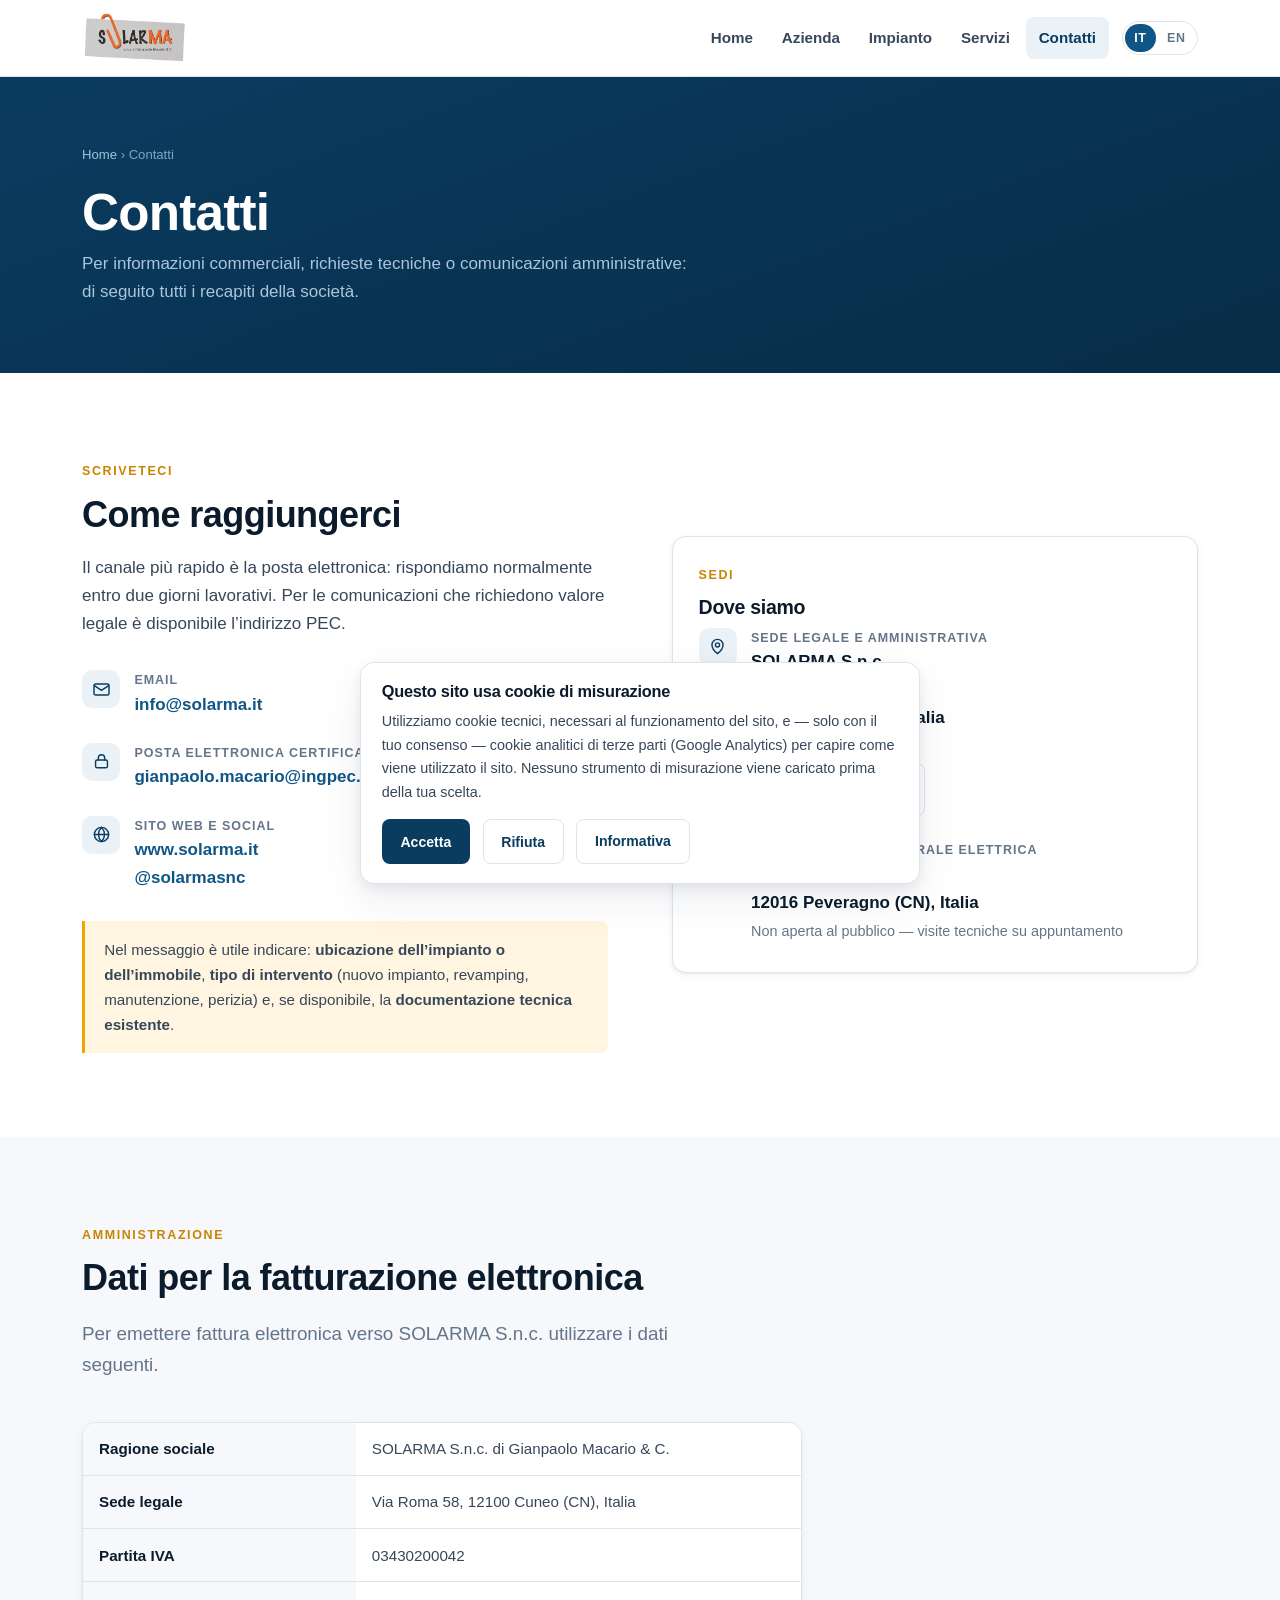
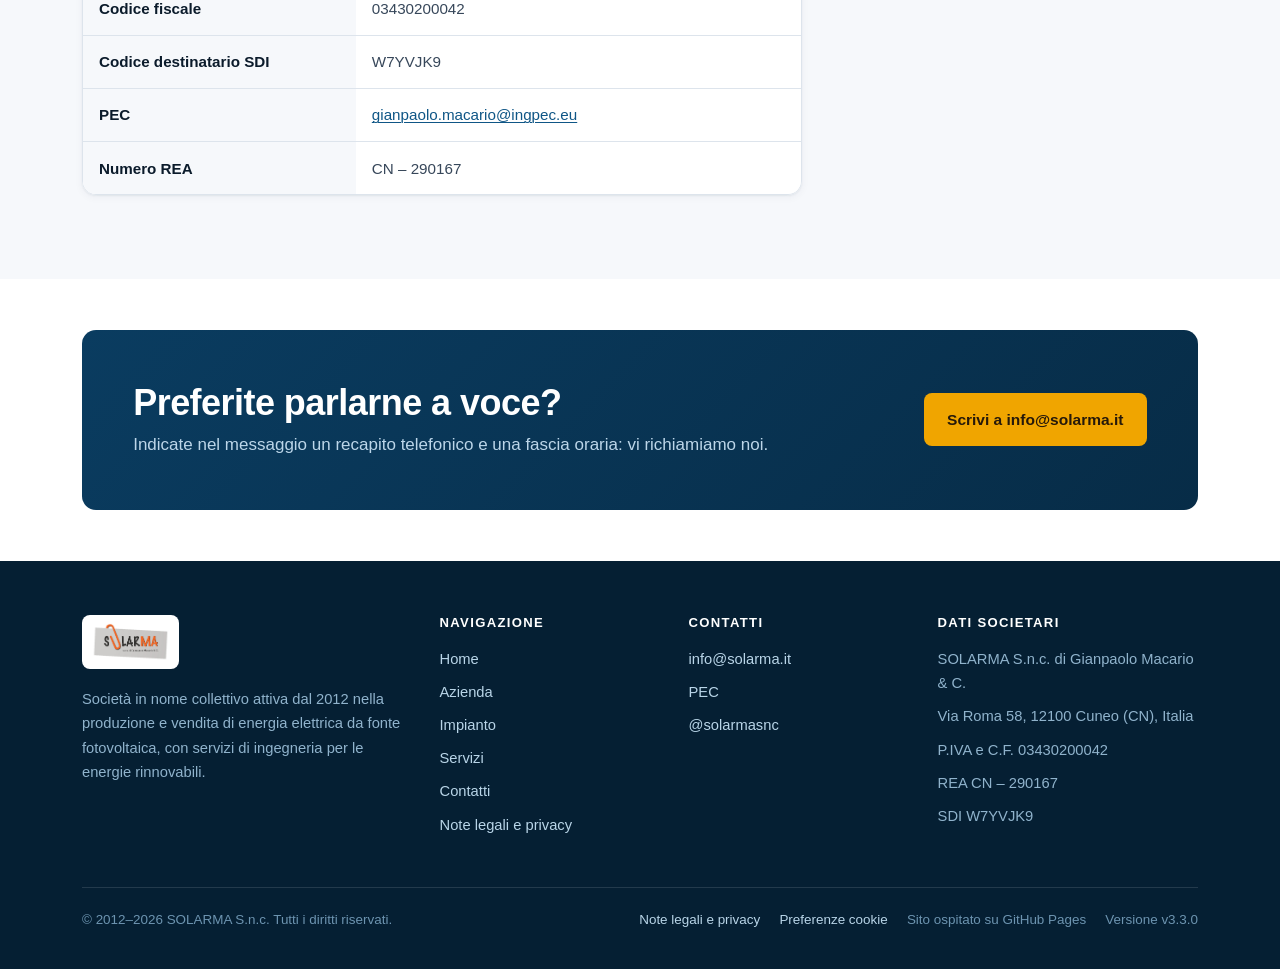
<file: contatti.html>
<!doctype html>
<html lang="it">
<head>
<meta charset="utf-8">
<meta name="viewport" content="width=device-width, initial-scale=1">
<title>Contatti &mdash; SOLARMA S.n.c.</title>
<meta name="description" content="Recapiti di SOLARMA S.n.c.: email, PEC, sede legale di Cuneo, unit&agrave; locale di Peveragno e dati per la fatturazione elettronica.">
<link rel="canonical" href="https://www.solarma.it/contatti.html">
<link rel="alternate" hreflang="it" href="https://www.solarma.it/contatti.html">
<link rel="alternate" hreflang="en" href="https://www.solarma.it/en/contact.html">
<link rel="alternate" hreflang="x-default" href="https://www.solarma.it/">
<meta name="author" content="SOLARMA S.n.c. di Gianpaolo Macario &amp; C.">
<meta name="version" content="v3.3.0">
<meta name="robots" content="index, follow">

<meta property="og:type" content="website">
<meta property="og:site_name" content="SOLARMA S.n.c.">
<meta property="og:locale" content="it_IT">
<meta property="og:title" content="Contatti &mdash; SOLARMA S.n.c.">
<meta property="og:description" content="Recapiti di SOLARMA S.n.c.: email, PEC, sede legale di Cuneo, unit&agrave; locale di Peveragno e dati per la fatturazione elettronica.">
<meta property="og:url" content="https://www.solarma.it/contatti.html">
<meta property="og:image" content="https://www.solarma.it/assets/img/og-image.png">
<meta property="og:image:width" content="1200">
<meta property="og:image:height" content="630">
<meta name="twitter:card" content="summary_large_image">
<meta name="twitter:site" content="@solarmasnc">

<meta name="theme-color" content="#072c47">
<link rel="icon" href="assets/img/favicon.ico" sizes="any">
<link rel="icon" href="assets/img/favicon-32.png" type="image/png" sizes="32x32">
<link rel="apple-touch-icon" href="assets/img/apple-touch-icon.png">
<link rel="stylesheet" href="assets/css/site.css">
</head>
<body>
<a class="skip-link" href="#main">Vai al contenuto principale</a>
<header class="site-header">
  <div class="wrap site-header__inner">
    <a class="brand" href="index.html" aria-label="SOLARMA S.n.c. &mdash; torna alla pagina iniziale">
      <img src="assets/img/SOLARMA_logo.png" alt="SOLARMA S.n.c. di Gianpaolo Macario &amp; C."
           width="357" height="176">
    </a>
    <button class="nav-toggle" type="button" aria-expanded="false" aria-controls="primary-nav"
            aria-label="Apri il menu di navigazione"><span></span></button>
    <nav class="nav" id="primary-nav" aria-label="Navigazione principale">
        <a href="index.html">Home</a>
        <a href="azienda.html">Azienda</a>
        <a href="impianto.html">Impianto</a>
        <a href="servizi.html">Servizi</a>
        <!-- Temporaneamente nascosto: in attesa dei dati sui progetti reali. Rimuovere l'attributo hidden per riattivare. -->
        <a href="servizi.html#architettura" hidden>Architettura</a>
        <a href="contatti.html" aria-current="page">Contatti</a>
      <span class="lang">
        <a href="#" aria-current="true" hreflang="it" lang="it">IT</a>
        <a href="en/contact.html" hreflang="en" lang="en">EN</a>
      </span>
    </nav>
  </div>
</header>
<main id="main">

<section class="page-head">
  <div class="wrap">
    <nav class="breadcrumb" aria-label="Percorso"><a href="index.html">Home</a> &rsaquo; Contatti</nav>
    <h1>Contatti</h1>
    <p>Per informazioni commerciali, richieste tecniche o comunicazioni amministrative: di seguito tutti i recapiti della societ&agrave;.</p>
  </div>
</section>

<section class="section">
  <div class="wrap split">
    <div>
      <span class="eyebrow">Scriveteci</span>
      <h2>Come raggiungerci</h2>
      <p>
        Il canale pi&ugrave; rapido &egrave; la posta elettronica: rispondiamo normalmente entro due
        giorni lavorativi. Per le comunicazioni che richiedono valore legale &egrave; disponibile
        l&rsquo;indirizzo PEC.
      </p>
      <div style="margin-top:2rem">
        
      <div class="contact-item">
        <div class="contact-item__icon"><svg viewBox="0 0 24 24" fill="none" stroke="currentColor" stroke-width="1.8" stroke-linecap="round" stroke-linejoin="round" aria-hidden="true"><rect x="2.5" y="5" width="19" height="14" rx="2"/><path d="m3 7 9 6 9-6"/></svg></div>
        <div>
          <div class="contact-item__label">Email</div>
          <div class="contact-item__value"><a href="mailto:info@solarma.it">info@solarma.it</a></div>
        </div>
      </div>
        
      <div class="contact-item">
        <div class="contact-item__icon"><svg viewBox="0 0 24 24" fill="none" stroke="currentColor" stroke-width="1.8" stroke-linecap="round" stroke-linejoin="round" aria-hidden="true"><rect x="4.5" y="10" width="15" height="10" rx="2"/><path d="M8 10V7.5a4 4 0 0 1 8 0V10"/></svg></div>
        <div>
          <div class="contact-item__label">Posta elettronica certificata (PEC)</div>
          <div class="contact-item__value"><a href="mailto:gianpaolo.macario@ingpec.eu">gianpaolo.macario@ingpec.eu</a></div>
        </div>
      </div>
        
      <div class="contact-item">
        <div class="contact-item__icon"><svg viewBox="0 0 24 24" fill="none" stroke="currentColor" stroke-width="1.8" stroke-linecap="round" stroke-linejoin="round" aria-hidden="true"><circle cx="12" cy="12" r="9"/><path d="M3 12h18M12 3c2.5 2.6 3.8 5.7 3.8 9S14.5 18.4 12 21c-2.5-2.6-3.8-5.7-3.8-9S9.5 5.6 12 3Z"/></svg></div>
        <div>
          <div class="contact-item__label">Sito web e social</div>
          <div class="contact-item__value"><a href="https://www.solarma.it/">www.solarma.it</a><br><a href="https://twitter.com/solarmasnc/" rel="me noopener">@solarmasnc</a></div>
        </div>
      </div>
      </div>
      <div class="note" style="margin-top:1.8rem">
        <p>
          Nel messaggio &egrave; utile indicare: <strong>ubicazione dell&rsquo;impianto o
          dell&rsquo;immobile</strong>, <strong>tipo di intervento</strong> (nuovo impianto, revamping,
          manutenzione, perizia) e, se disponibile, la <strong>documentazione tecnica esistente</strong>.
        </p>
      </div>
    </div>
    <div>
      <div class="card">
        <span class="eyebrow">Sedi</span>
        <h3>Dove siamo</h3>
        
      <div class="contact-item">
        <div class="contact-item__icon"><svg viewBox="0 0 24 24" fill="none" stroke="currentColor" stroke-width="1.8" stroke-linecap="round" stroke-linejoin="round" aria-hidden="true"><path d="M12 21s7-5.6 7-11a7 7 0 1 0-14 0c0 5.4 7 11 7 11Z"/><circle cx="12" cy="10" r="2.6"/></svg></div>
        <div>
          <div class="contact-item__label">Sede legale e amministrativa</div>
          <div class="contact-item__value">SOLARMA S.n.c.<br>Via Roma 58<br>12100 Cuneo (CN), Italia</div>
        </div>
      </div>
        <div class="btn-row" style="margin:.4rem 0 1.5rem">
          <a class="btn btn--outline"
             href="https://maps.google.com/?q=44.3916763,7.549607"
             rel="noopener" target="_blank">Sede legale sulla mappa</a>
        </div>

      <div class="contact-item">
        <div class="contact-item__icon"><svg viewBox="0 0 24 24" fill="none" stroke="currentColor" stroke-width="1.8" stroke-linecap="round" stroke-linejoin="round" aria-hidden="true"><path d="M3 16 6 6h12l3 10Z"/><path d="M12 6v10M4.5 11h15M9 16l1-10M15 16l-1-10"/><path d="M12 16v5M9 21h6"/></svg></div>
        <div>
          <div class="contact-item__label">Unit&agrave; locale &mdash; Centrale elettrica</div>
          <div class="contact-item__value">Via Boves 269<br>12016 Peveragno (CN), Italia<br><span style="font-weight:400;color:var(--ink-mute);font-size:.9rem">Non aperta al pubblico &mdash; visite tecniche su appuntamento</span></div>
        </div>
      </div>
      </div>
    </div>
  </div>
</section>

<section class="section section--alt">
  <div class="wrap">
    <div class="section-head">
      <span class="eyebrow">Amministrazione</span>
      <h2>Dati per la fatturazione elettronica</h2>
      <p class="lede">
        Per emettere fattura elettronica verso SOLARMA S.n.c. utilizzare i dati seguenti.
      </p>
    </div>
    <div class="table-card" style="max-width:720px">
      <table class="data-table">
        <caption class="visually-hidden">Dati di fatturazione</caption>
        <tbody>
          <tr><th scope="row">Ragione sociale</th><td>SOLARMA S.n.c. di Gianpaolo Macario &amp; C.</td></tr>
          <tr><th scope="row">Sede legale</th><td>Via Roma 58, 12100 Cuneo (CN), Italia</td></tr>
          <tr><th scope="row">Partita IVA</th><td>03430200042</td></tr>
          <tr><th scope="row">Codice fiscale</th><td>03430200042</td></tr>
          <tr><th scope="row">Codice destinatario SDI</th><td>W7YVJK9</td></tr>
          <tr><th scope="row">PEC</th><td><a href="mailto:gianpaolo.macario@ingpec.eu">gianpaolo.macario@ingpec.eu</a></td></tr>
          <tr><th scope="row">Numero REA</th><td>CN &ndash; 290167</td></tr>
        </tbody>
      </table>
    </div>
  </div>
</section>

<section class="section section--tight">
  <div class="wrap">
    <div class="cta-band">
      <div>
        <h2>Preferite parlarne a voce?</h2>
        <p>Indicate nel messaggio un recapito telefonico e una fascia oraria: vi richiamiamo noi.</p>
      </div>
      <div class="btn-row">
        <a class="btn btn--primary" href="mailto:info@solarma.it?subject=Richiesta%20di%20contatto">Scrivi a info@solarma.it</a>
      </div>
    </div>
  </div>
</section>

</main>
<footer class="site-footer">
  <div class="wrap">
    <div class="footer-grid">
      <div class="footer-brand">
        <img src="assets/img/SOLARMA_logo.png" alt="SOLARMA S.n.c. di Gianpaolo Macario &amp; C."
             width="357" height="176">
        <p>Societ&agrave; in nome collettivo attiva dal 2012 nella produzione e vendita di energia elettrica da fonte fotovoltaica, con servizi di ingegneria per le energie rinnovabili.</p>
      </div>
      <div>
        <h4>Navigazione</h4>
        <ul class="footer-list">
          <li><a href="index.html">Home</a></li>
          <li><a href="azienda.html">Azienda</a></li>
          <li><a href="impianto.html">Impianto</a></li>
          <li><a href="servizi.html">Servizi</a></li>
          <li hidden><a href="servizi.html#architettura">Architettura</a></li>
          <li><a href="contatti.html">Contatti</a></li>
          <li><a href="note-legali.html">Note legali e privacy</a></li>
        </ul>
      </div>
      <div>
        <h4>Contatti</h4>
        <ul class="footer-list">
          <li><a href="mailto:info@solarma.it">info@solarma.it</a></li>
          <li><a href="mailto:gianpaolo.macario@ingpec.eu">PEC</a></li>
          <li><a href="https://twitter.com/solarmasnc/" rel="me noopener">@solarmasnc</a></li>
        </ul>
      </div>
      <div>
        <h4>Dati societari</h4>
        <ul class="footer-list">
          <li>SOLARMA S.n.c. di Gianpaolo Macario &amp; C.</li>
          <li>Via Roma 58, 12100 Cuneo (CN), Italia</li>
          <li>P.IVA e C.F. 03430200042</li>
          <li>REA CN&nbsp;&ndash;&nbsp;290167</li>
          <li>SDI W7YVJK9</li>
        </ul>
      </div>
    </div>
    <div class="footer-legal">
      <span>&copy; 2012&ndash;2026 SOLARMA S.n.c. Tutti i diritti riservati.</span>
      <ul>
        <li><a href="note-legali.html">Note legali e privacy</a></li>
        <li><a href="#" data-consent-reset>Preferenze cookie</a></li>
        <li>Sito ospitato su GitHub Pages</li>
        <li>Versione <span data-site-version>v3.3.0</span></li>
      </ul>
    </div>
  </div>
</footer>

<div class="cookie-bar" id="cookie-bar" role="dialog" aria-live="polite"
     aria-label="Questo sito usa cookie di misurazione" hidden>
  <h4 style="margin-bottom:.5rem">Questo sito usa cookie di misurazione</h4>
  <p>Utilizziamo cookie tecnici, necessari al funzionamento del sito, e — solo con il tuo consenso — cookie analitici di terze parti (Google Analytics) per capire come viene utilizzato il sito. Nessuno strumento di misurazione viene caricato prima della tua scelta.</p>
  <div class="btn-row">
    <button class="btn btn--dark" type="button" data-consent="accept">Accetta</button>
    <button class="btn btn--outline" type="button" data-consent="reject">Rifiuta</button>
    <a class="btn btn--outline" href="note-legali.html#cookie">Informativa</a>
  </div>
</div>

<script src="assets/js/site.js" defer></script>
</body>
</html>
</file>
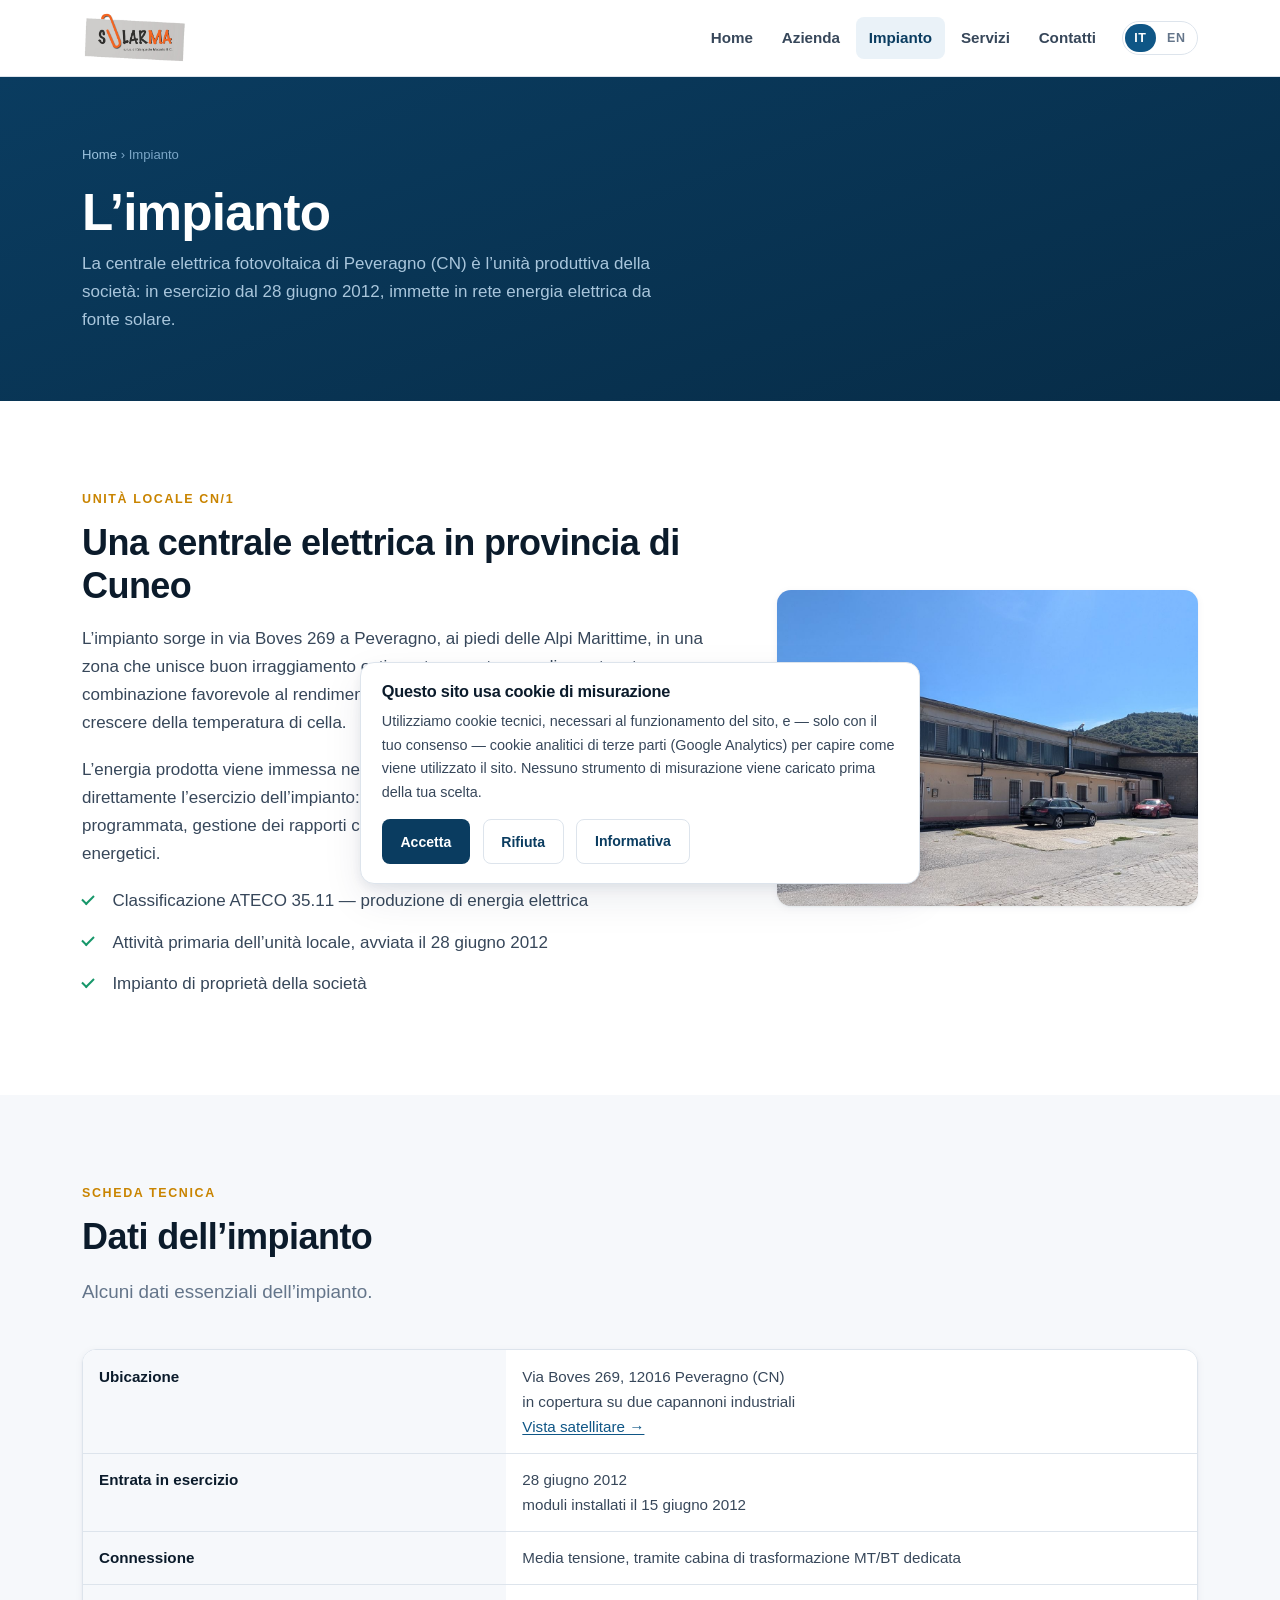
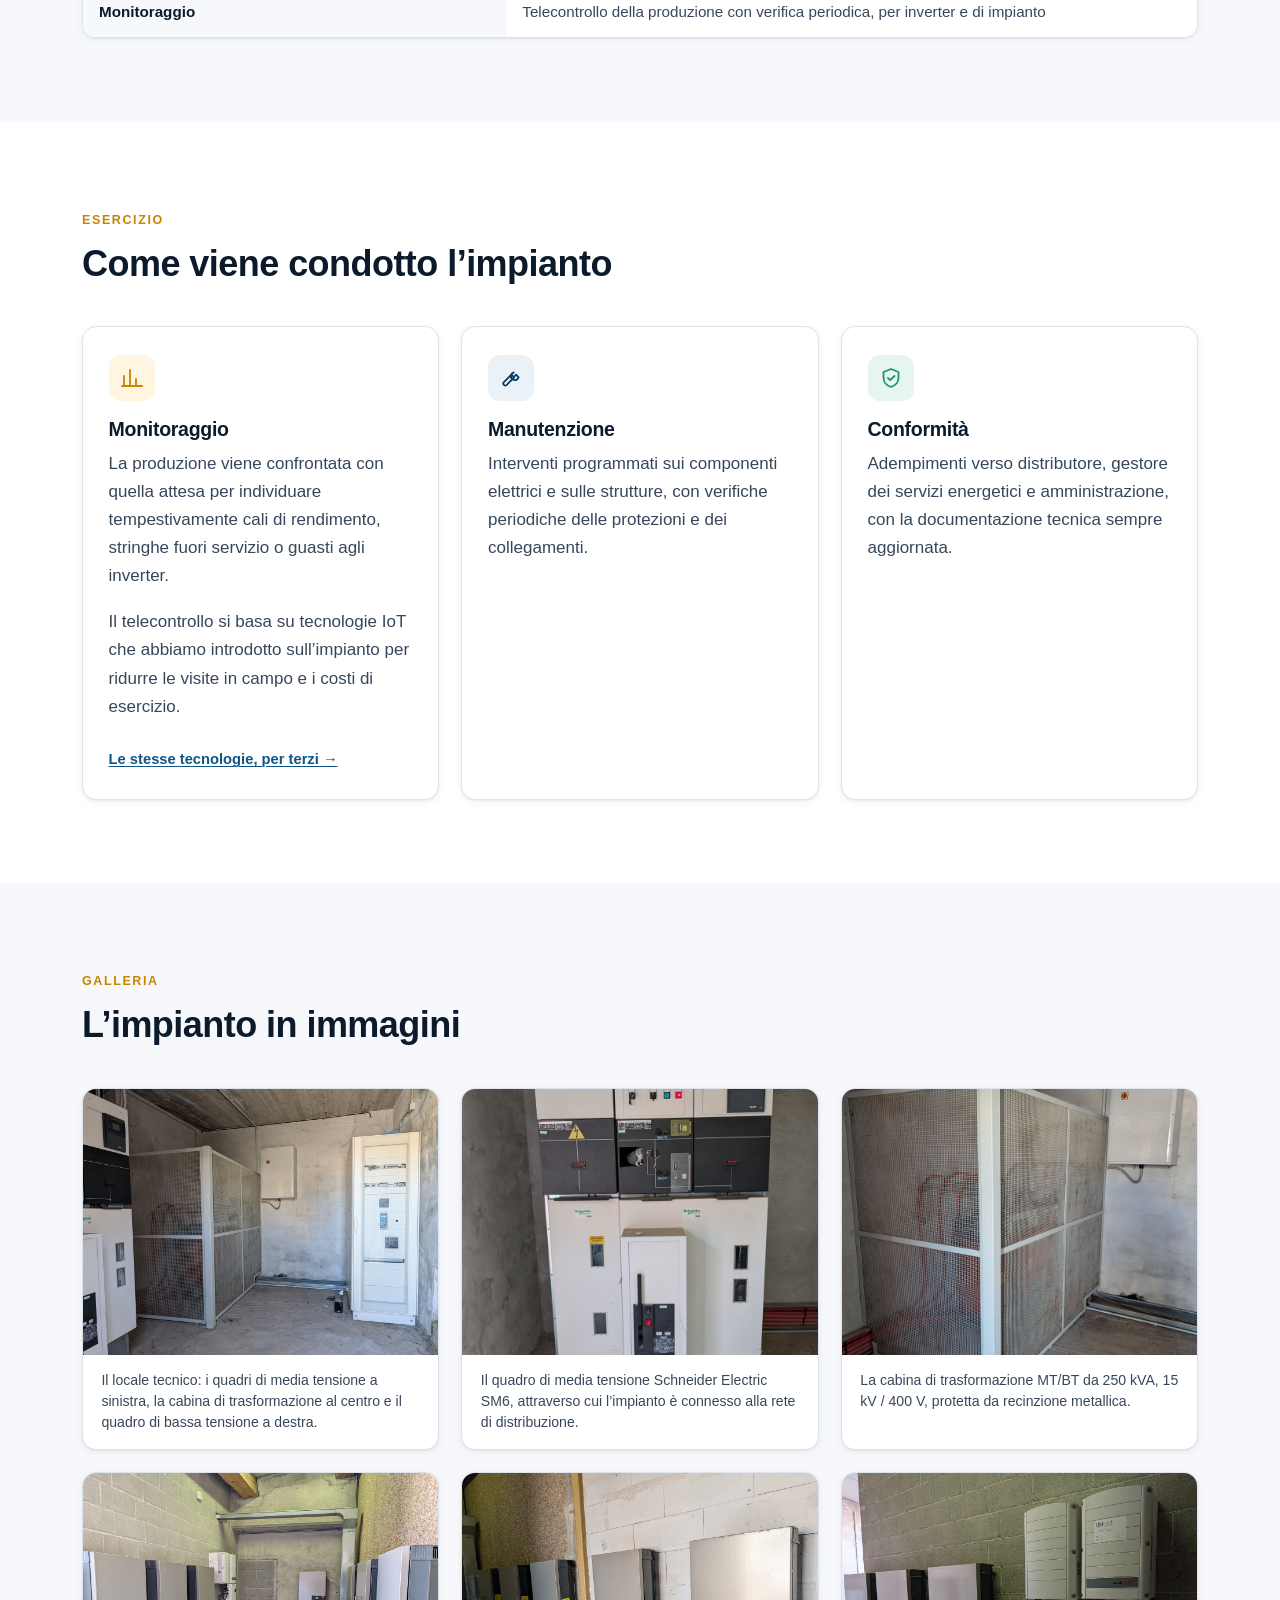
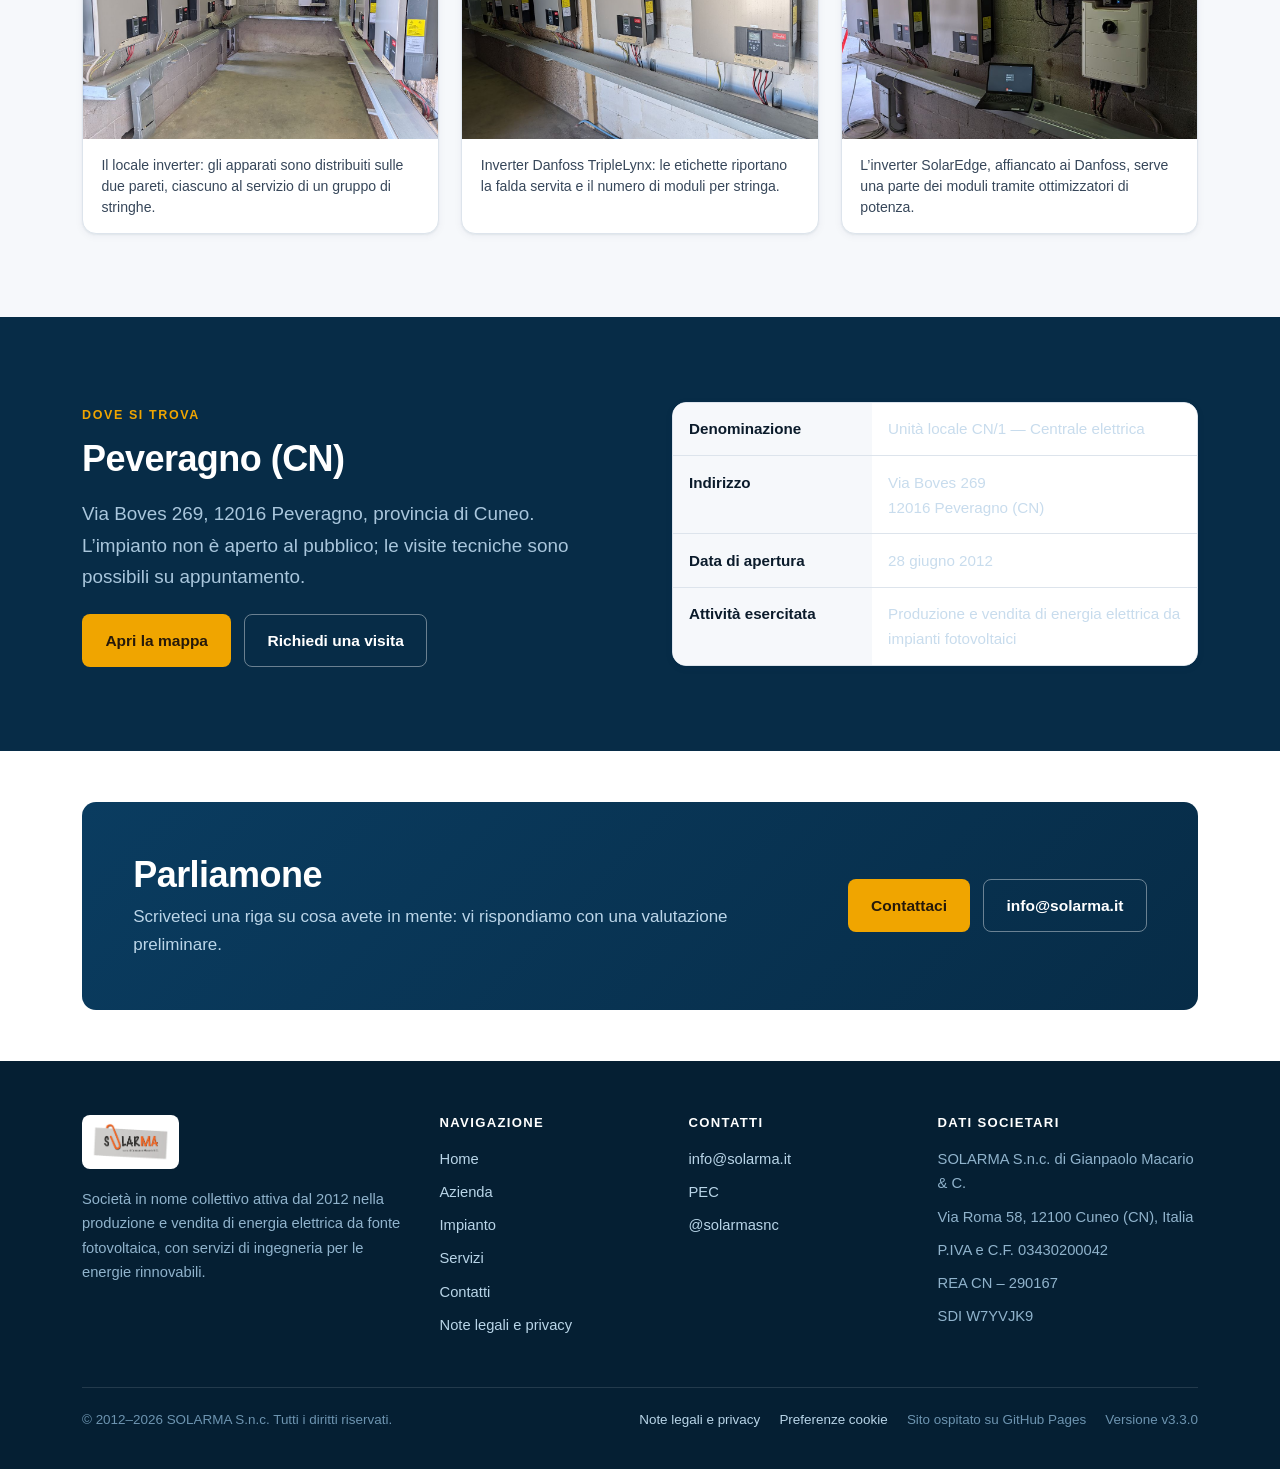
<file: impianto.html>
<!doctype html>
<html lang="it">
<head>
<meta charset="utf-8">
<meta name="viewport" content="width=device-width, initial-scale=1">
<title>L&rsquo;impianto fotovoltaico di Peveragno &mdash; SOLARMA S.n.c.</title>
<meta name="description" content="La centrale elettrica fotovoltaica SOLARMA di Peveragno (Cuneo): dati tecnici, esercizio, manutenzione e monitoraggio della produzione dal 2012.">
<link rel="canonical" href="https://www.solarma.it/impianto.html">
<link rel="alternate" hreflang="it" href="https://www.solarma.it/impianto.html">
<link rel="alternate" hreflang="en" href="https://www.solarma.it/en/plant.html">
<link rel="alternate" hreflang="x-default" href="https://www.solarma.it/">
<meta name="author" content="SOLARMA S.n.c. di Gianpaolo Macario &amp; C.">
<meta name="version" content="v3.3.0">
<meta name="robots" content="index, follow">

<meta property="og:type" content="website">
<meta property="og:site_name" content="SOLARMA S.n.c.">
<meta property="og:locale" content="it_IT">
<meta property="og:title" content="L&rsquo;impianto fotovoltaico di Peveragno &mdash; SOLARMA S.n.c.">
<meta property="og:description" content="La centrale elettrica fotovoltaica SOLARMA di Peveragno (Cuneo): dati tecnici, esercizio, manutenzione e monitoraggio della produzione dal 2012.">
<meta property="og:url" content="https://www.solarma.it/impianto.html">
<meta property="og:image" content="https://www.solarma.it/assets/img/og-image.png">
<meta property="og:image:width" content="1200">
<meta property="og:image:height" content="630">
<meta name="twitter:card" content="summary_large_image">
<meta name="twitter:site" content="@solarmasnc">

<meta name="theme-color" content="#072c47">
<link rel="icon" href="assets/img/favicon.ico" sizes="any">
<link rel="icon" href="assets/img/favicon-32.png" type="image/png" sizes="32x32">
<link rel="apple-touch-icon" href="assets/img/apple-touch-icon.png">
<link rel="stylesheet" href="assets/css/site.css">
</head>
<body>
<a class="skip-link" href="#main">Vai al contenuto principale</a>
<header class="site-header">
  <div class="wrap site-header__inner">
    <a class="brand" href="index.html" aria-label="SOLARMA S.n.c. &mdash; torna alla pagina iniziale">
      <img src="assets/img/SOLARMA_logo.png" alt="SOLARMA S.n.c. di Gianpaolo Macario &amp; C."
           width="357" height="176">
    </a>
    <button class="nav-toggle" type="button" aria-expanded="false" aria-controls="primary-nav"
            aria-label="Apri il menu di navigazione"><span></span></button>
    <nav class="nav" id="primary-nav" aria-label="Navigazione principale">
        <a href="index.html">Home</a>
        <a href="azienda.html">Azienda</a>
        <a href="impianto.html" aria-current="page">Impianto</a>
        <a href="servizi.html">Servizi</a>
        <!-- Temporaneamente nascosto: in attesa dei dati sui progetti reali. Rimuovere l'attributo hidden per riattivare. -->
        <a href="servizi.html#architettura" hidden>Architettura</a>
        <a href="contatti.html">Contatti</a>
      <span class="lang">
        <a href="#" aria-current="true" hreflang="it" lang="it">IT</a>
        <a href="en/plant.html" hreflang="en" lang="en">EN</a>
      </span>
    </nav>
  </div>
</header>
<main id="main">

<section class="page-head">
  <div class="wrap">
    <nav class="breadcrumb" aria-label="Percorso"><a href="index.html">Home</a> &rsaquo; Impianto</nav>
    <h1>L&rsquo;impianto</h1>
    <p>La centrale elettrica fotovoltaica di Peveragno (CN) &egrave; l&rsquo;unit&agrave; produttiva della societ&agrave;: in esercizio dal 28 giugno 2012, immette in rete energia elettrica da fonte solare.</p>
  </div>
</section>

<section class="section">
  <div class="wrap">
    <div class="split split--wide-left">
      <div>
        <span class="eyebrow">Unit&agrave; locale CN/1</span>
        <h2>Una centrale elettrica in provincia di Cuneo</h2>
        <p>
          L&rsquo;impianto sorge in via Boves 269 a Peveragno, ai piedi delle Alpi Marittime, in una zona
          che unisce buon irraggiamento estivo e temperature medie contenute &mdash; una combinazione
          favorevole al rendimento dei moduli, che perdono efficienza al crescere della temperatura di cella.
        </p>
        <p>
          L&rsquo;energia prodotta viene immessa nella rete di distribuzione. La societ&agrave; cura
          direttamente l&rsquo;esercizio dell&rsquo;impianto: monitoraggio della produzione, manutenzione
          programmata, gestione dei rapporti con il distributore e con il gestore dei servizi energetici.
        </p>
        <ul class="checklist">
          <li>Classificazione ATECO 35.11 &mdash; produzione di energia elettrica</li>
          <li>Attivit&agrave; primaria dell&rsquo;unit&agrave; locale, avviata il 28 giugno 2012</li>
          <li>Impianto di propriet&agrave; della societ&agrave;</li>
        </ul>
      </div>
      <div>
        <img class="photo" src="assets/img/impianto/vista-insieme.jpg"
             width="1200" height="904" loading="lazy"
             alt="I capannoni di Peveragno sulle cui coperture &egrave; installato l&rsquo;impianto fotovoltaico">
      </div>
    </div>
  </div>
</section>

<section class="section section--alt">
  <div class="wrap">
    <div class="section-head">
      <span class="eyebrow">Scheda tecnica</span>
      <h2>Dati dell&rsquo;impianto</h2>
      <p class="lede">Alcuni dati essenziali dell&rsquo;impianto.</p>
    </div>
    <div class="table-card">
      <table class="data-table">
        <caption class="visually-hidden">Caratteristiche dell&rsquo;impianto</caption>
        <tbody>
          <tr><th scope="row">Ubicazione</th><td>Via Boves 269, 12016 Peveragno (CN)<br>
              in copertura su due capannoni industriali<br>
              <a href="https://www.google.com/maps/@44.3338008,7.588313,310m/data=!3m1!1e3"
                 rel="noopener" target="_blank">Vista satellitare &rarr;</a></td></tr>
          <tr><th scope="row">Entrata in esercizio</th><td>28 giugno 2012<br>
              moduli installati il 15 giugno 2012</td></tr>
          <tr><th scope="row">Connessione</th><td>Media tensione, tramite cabina di trasformazione
              MT/BT dedicata</td></tr>
          <tr><th scope="row">Monitoraggio</th><td>Telecontrollo della produzione con verifica
              periodica, per inverter e di impianto</td></tr>
        </tbody>
      </table>
    </div>
  </div>
</section>

<section class="section">
  <div class="wrap">
    <div class="section-head">
      <span class="eyebrow">Esercizio</span>
      <h2>Come viene condotto l&rsquo;impianto</h2>
    </div>
    <div class="grid grid--3">
      <div class="card">
        <div class="card__icon card__icon--solar"><svg viewBox="0 0 24 24" fill="none" stroke="currentColor" stroke-width="1.8" stroke-linecap="round" stroke-linejoin="round" aria-hidden="true"><path d="M4 20V10M10 20V4M16 20v-7M22 20H2"/></svg></div>
        <h3>Monitoraggio</h3>
        <p>La produzione viene confrontata con quella attesa per individuare tempestivamente cali di
           rendimento, stringhe fuori servizio o guasti agli inverter.</p>
        <p>Il telecontrollo si basa su tecnologie IoT che abbiamo introdotto sull&rsquo;impianto per
           ridurre le visite in campo e i costi di esercizio.</p>
        <a class="card__more" href="servizi.html#progettazione">Le stesse tecnologie, per terzi &rarr;</a>
      </div>
      <div class="card">
        <div class="card__icon"><svg viewBox="0 0 24 24" fill="none" stroke="currentColor" stroke-width="1.8" stroke-linecap="round" stroke-linejoin="round" aria-hidden="true"><path d="M14.7 6.3a4 4 0 1 0 5 5l-2.6-2.6-2.4 2.4L12.3 8.7l2.4-2.4Z"/><path d="m12.3 8.7-7.6 7.6a2 2 0 0 0 2.8 2.8l7.6-7.6"/></svg></div>
        <h3>Manutenzione</h3>
        <p>Interventi programmati sui componenti elettrici e sulle strutture, con verifiche periodiche
           delle protezioni e dei collegamenti.</p>
      </div>
      <div class="card">
        <div class="card__icon card__icon--leaf"><svg viewBox="0 0 24 24" fill="none" stroke="currentColor" stroke-width="1.8" stroke-linecap="round" stroke-linejoin="round" aria-hidden="true"><path d="M12 3 4.5 6v5.5c0 4.4 3.1 8.2 7.5 9.5 4.4-1.3 7.5-5.1 7.5-9.5V6L12 3Z"/><path d="m9 12 2.2 2.2L15.5 10"/></svg></div>
        <h3>Conformit&agrave;</h3>
        <p>Adempimenti verso distributore, gestore dei servizi energetici e amministrazione,
           con la documentazione tecnica sempre aggiornata.</p>
      </div>
    </div>
  </div>
</section>

<section class="section section--alt">
  <div class="wrap">
    <div class="section-head">
      <span class="eyebrow">Galleria</span>
      <h2>L&rsquo;impianto in immagini</h2>
    </div>
    <div class="grid grid--3 gallery">
      <figure>
        <img src="assets/img/impianto/locale-tecnico.jpg" width="1200" height="904" loading="lazy"
             alt="Locale tecnico dell&rsquo;impianto: quadri di media tensione, cabina di trasformazione e quadro di bassa tensione">
        <figcaption>Il locale tecnico: i quadri di media tensione a sinistra, la cabina di trasformazione al centro e il quadro di bassa tensione a destra.</figcaption>
      </figure>
      <figure>
        <img src="assets/img/impianto/quadro-media-tensione.jpg" width="904" height="1200" loading="lazy"
             alt="Quadro di media tensione Schneider Electric SM6">
        <figcaption>Il quadro di media tensione Schneider Electric SM6, attraverso cui l&rsquo;impianto &egrave; connesso alla rete di distribuzione.</figcaption>
      </figure>
      <figure>
        <img src="assets/img/impianto/cabina-trasformazione.jpg" width="904" height="1200" loading="lazy"
             alt="Cabina di trasformazione MT/BT protetta da recinzione metallica">
        <figcaption>La cabina di trasformazione MT/BT da 250 kVA, 15 kV / 400 V, protetta da recinzione metallica.</figcaption>
      </figure>
      <figure>
        <img src="assets/img/impianto/locale-inverter.jpg" width="1200" height="904" loading="lazy"
             alt="Locale inverter dell&rsquo;impianto fotovoltaico">
        <figcaption>Il locale inverter: gli apparati sono distribuiti sulle due pareti, ciascuno al servizio di un gruppo di stringhe.</figcaption>
      </figure>
      <figure>
        <img src="assets/img/impianto/inverter-danfoss.jpg" width="1200" height="904" loading="lazy"
             alt="Inverter Danfoss TripleLynx con etichette di falda e stringhe">
        <figcaption>Inverter Danfoss TripleLynx: le etichette riportano la falda servita e il numero di moduli per stringa.</figcaption>
      </figure>
      <figure>
        <img src="assets/img/impianto/inverter-solaredge.jpg" width="1200" height="904" loading="lazy"
             alt="Inverter SolarEdge accanto agli inverter Danfoss">
        <figcaption>L&rsquo;inverter SolarEdge, affiancato ai Danfoss, serve una parte dei moduli tramite ottimizzatori di potenza.</figcaption>
      </figure>
    </div>
  </div>
</section>

<section class="section section--deep">
  <div class="wrap split">
    <div>
      <span class="eyebrow">Dove si trova</span>
      <h2>Peveragno (CN)</h2>
      <p class="lede">
        Via Boves 269, 12016 Peveragno, provincia di Cuneo. L&rsquo;impianto non &egrave; aperto
        al pubblico; le visite tecniche sono possibili su appuntamento.
      </p>
      <div class="btn-row" style="margin-top:1.4rem">
        <a class="btn btn--primary"
           href="https://maps.google.com/?q=44.3338008,7.588313"
           rel="noopener" target="_blank">Apri la mappa</a>
        <a class="btn btn--ghost" href="contatti.html">Richiedi una visita</a>
      </div>
    </div>
    <div>
      <div class="table-card" style="background:#fff">
        <table class="data-table">
          <tbody>
            <tr><th scope="row">Denominazione</th><td>Unit&agrave; locale CN/1 &mdash; Centrale elettrica</td></tr>
            <tr><th scope="row">Indirizzo</th><td>Via Boves 269<br>12016 Peveragno (CN)</td></tr>
            <tr><th scope="row">Data di apertura</th><td>28 giugno 2012</td></tr>
            <tr><th scope="row">Attivit&agrave; esercitata</th><td>Produzione e vendita di energia elettrica da impianti fotovoltaici</td></tr>
          </tbody>
        </table>
      </div>
    </div>
  </div>
</section>

<section class="section section--tight">
  <div class="wrap">
    <div class="cta-band">
      <div>
        <h2>Parliamone</h2>
        <p>Scriveteci una riga su cosa avete in mente: vi rispondiamo con una valutazione preliminare.</p>
      </div>
      <div class="btn-row">
        <a class="btn btn--primary" href="contatti.html">Contattaci</a>
        <a class="btn btn--ghost" href="mailto:info@solarma.it">info@solarma.it</a>
      </div>
    </div>
  </div>
</section>

</main>
<footer class="site-footer">
  <div class="wrap">
    <div class="footer-grid">
      <div class="footer-brand">
        <img src="assets/img/SOLARMA_logo.png" alt="SOLARMA S.n.c. di Gianpaolo Macario &amp; C."
             width="357" height="176">
        <p>Societ&agrave; in nome collettivo attiva dal 2012 nella produzione e vendita di energia elettrica da fonte fotovoltaica, con servizi di ingegneria per le energie rinnovabili.</p>
      </div>
      <div>
        <h4>Navigazione</h4>
        <ul class="footer-list">
          <li><a href="index.html">Home</a></li>
          <li><a href="azienda.html">Azienda</a></li>
          <li><a href="impianto.html">Impianto</a></li>
          <li><a href="servizi.html">Servizi</a></li>
          <li hidden><a href="servizi.html#architettura">Architettura</a></li>
          <li><a href="contatti.html">Contatti</a></li>
          <li><a href="note-legali.html">Note legali e privacy</a></li>
        </ul>
      </div>
      <div>
        <h4>Contatti</h4>
        <ul class="footer-list">
          <li><a href="mailto:info@solarma.it">info@solarma.it</a></li>
          <li><a href="mailto:gianpaolo.macario@ingpec.eu">PEC</a></li>
          <li><a href="https://twitter.com/solarmasnc/" rel="me noopener">@solarmasnc</a></li>
        </ul>
      </div>
      <div>
        <h4>Dati societari</h4>
        <ul class="footer-list">
          <li>SOLARMA S.n.c. di Gianpaolo Macario &amp; C.</li>
          <li>Via Roma 58, 12100 Cuneo (CN), Italia</li>
          <li>P.IVA e C.F. 03430200042</li>
          <li>REA CN&nbsp;&ndash;&nbsp;290167</li>
          <li>SDI W7YVJK9</li>
        </ul>
      </div>
    </div>
    <div class="footer-legal">
      <span>&copy; 2012&ndash;2026 SOLARMA S.n.c. Tutti i diritti riservati.</span>
      <ul>
        <li><a href="note-legali.html">Note legali e privacy</a></li>
        <li><a href="#" data-consent-reset>Preferenze cookie</a></li>
        <li>Sito ospitato su GitHub Pages</li>
        <li>Versione <span data-site-version>v3.3.0</span></li>
      </ul>
    </div>
  </div>
</footer>

<div class="cookie-bar" id="cookie-bar" role="dialog" aria-live="polite"
     aria-label="Questo sito usa cookie di misurazione" hidden>
  <h4 style="margin-bottom:.5rem">Questo sito usa cookie di misurazione</h4>
  <p>Utilizziamo cookie tecnici, necessari al funzionamento del sito, e — solo con il tuo consenso — cookie analitici di terze parti (Google Analytics) per capire come viene utilizzato il sito. Nessuno strumento di misurazione viene caricato prima della tua scelta.</p>
  <div class="btn-row">
    <button class="btn btn--dark" type="button" data-consent="accept">Accetta</button>
    <button class="btn btn--outline" type="button" data-consent="reject">Rifiuta</button>
    <a class="btn btn--outline" href="note-legali.html#cookie">Informativa</a>
  </div>
</div>

<script src="assets/js/site.js" defer></script>
</body>
</html>
</file>
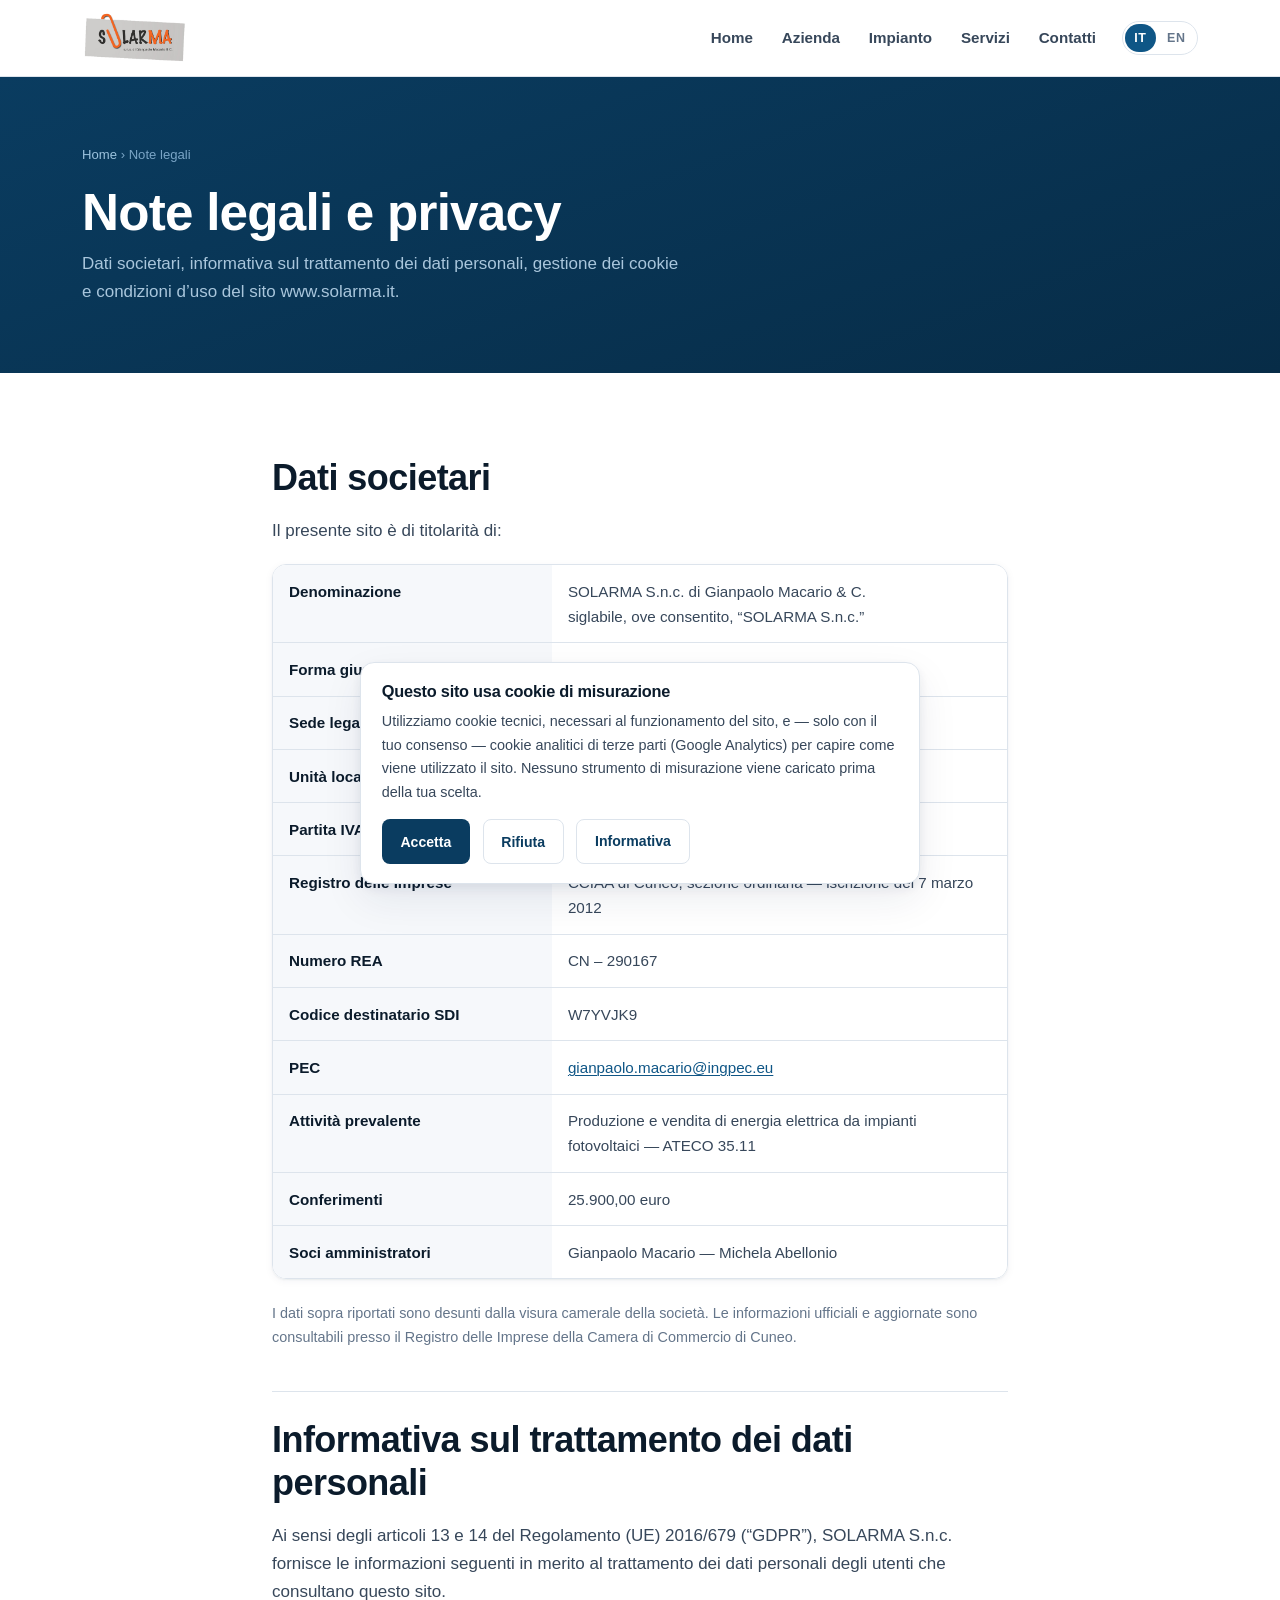
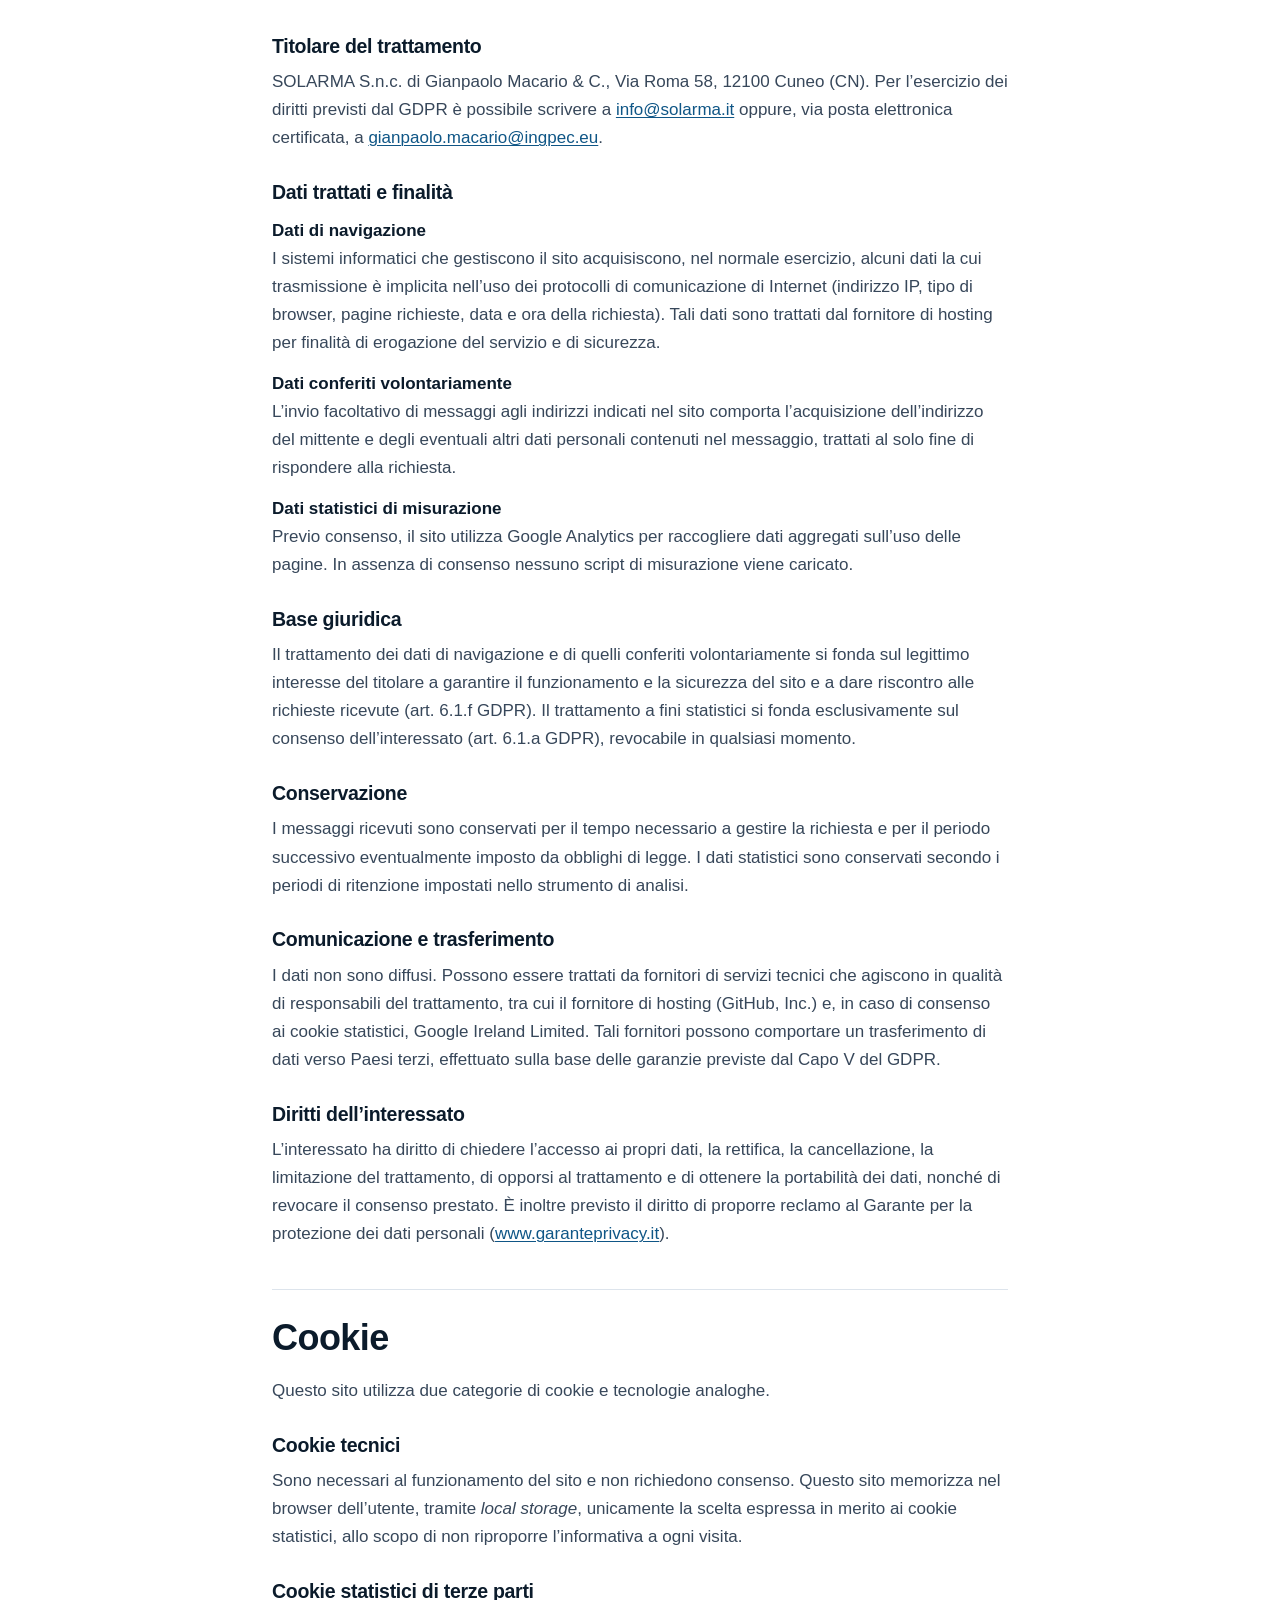
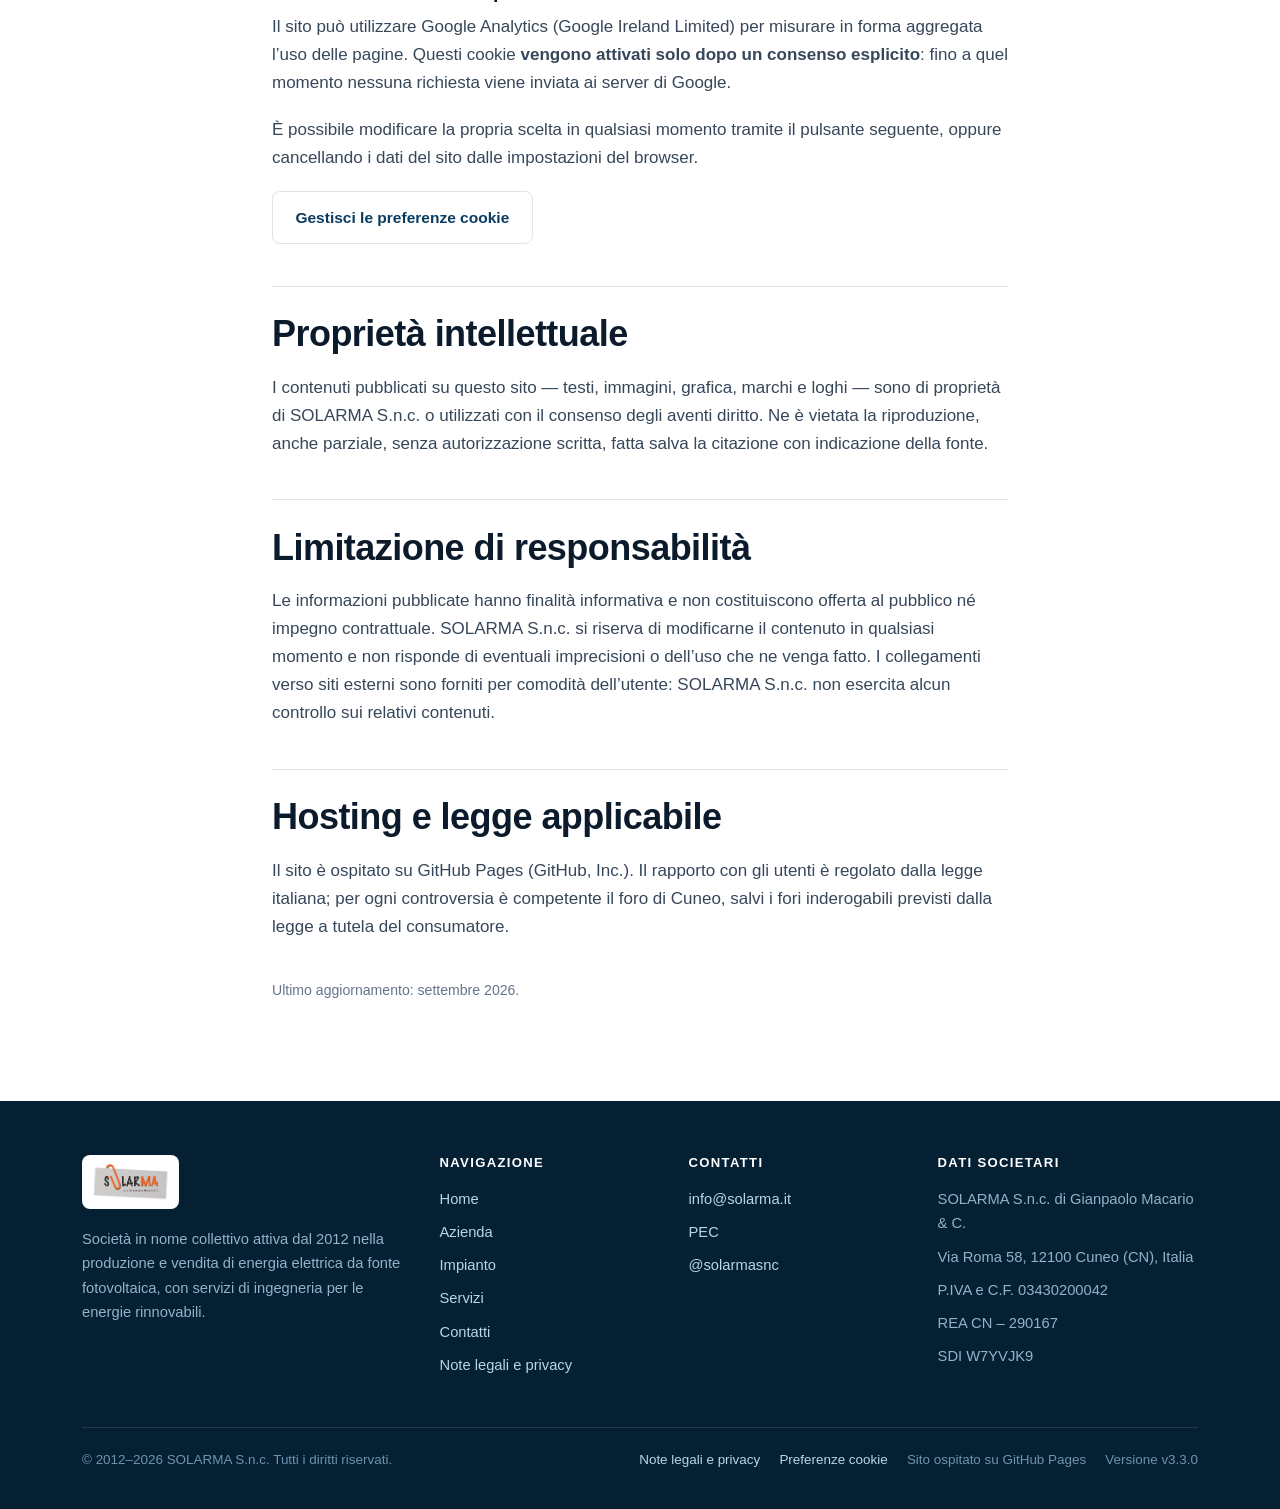
<file: note-legali.html>
<!doctype html>
<html lang="it">
<head>
<meta charset="utf-8">
<meta name="viewport" content="width=device-width, initial-scale=1">
<title>Note legali e privacy &mdash; SOLARMA S.n.c.</title>
<meta name="description" content="Dati societari, informativa privacy ai sensi del GDPR, cookie policy e condizioni d&rsquo;uso del sito di SOLARMA S.n.c. di Gianpaolo Macario &amp; C.">
<link rel="canonical" href="https://www.solarma.it/note-legali.html">
<link rel="alternate" hreflang="it" href="https://www.solarma.it/note-legali.html">
<link rel="alternate" hreflang="en" href="https://www.solarma.it/en/legal.html">
<link rel="alternate" hreflang="x-default" href="https://www.solarma.it/">
<meta name="author" content="SOLARMA S.n.c. di Gianpaolo Macario &amp; C.">
<meta name="version" content="v3.3.0">
<meta name="robots" content="index, follow">

<meta property="og:type" content="website">
<meta property="og:site_name" content="SOLARMA S.n.c.">
<meta property="og:locale" content="it_IT">
<meta property="og:title" content="Note legali e privacy &mdash; SOLARMA S.n.c.">
<meta property="og:description" content="Dati societari, informativa privacy ai sensi del GDPR, cookie policy e condizioni d&rsquo;uso del sito di SOLARMA S.n.c. di Gianpaolo Macario &amp; C.">
<meta property="og:url" content="https://www.solarma.it/note-legali.html">
<meta property="og:image" content="https://www.solarma.it/assets/img/og-image.png">
<meta property="og:image:width" content="1200">
<meta property="og:image:height" content="630">
<meta name="twitter:card" content="summary_large_image">
<meta name="twitter:site" content="@solarmasnc">

<meta name="theme-color" content="#072c47">
<link rel="icon" href="assets/img/favicon.ico" sizes="any">
<link rel="icon" href="assets/img/favicon-32.png" type="image/png" sizes="32x32">
<link rel="apple-touch-icon" href="assets/img/apple-touch-icon.png">
<link rel="stylesheet" href="assets/css/site.css">
</head>
<body>
<a class="skip-link" href="#main">Vai al contenuto principale</a>
<header class="site-header">
  <div class="wrap site-header__inner">
    <a class="brand" href="index.html" aria-label="SOLARMA S.n.c. &mdash; torna alla pagina iniziale">
      <img src="assets/img/SOLARMA_logo.png" alt="SOLARMA S.n.c. di Gianpaolo Macario &amp; C."
           width="357" height="176">
    </a>
    <button class="nav-toggle" type="button" aria-expanded="false" aria-controls="primary-nav"
            aria-label="Apri il menu di navigazione"><span></span></button>
    <nav class="nav" id="primary-nav" aria-label="Navigazione principale">
        <a href="index.html">Home</a>
        <a href="azienda.html">Azienda</a>
        <a href="impianto.html">Impianto</a>
        <a href="servizi.html">Servizi</a>
        <!-- Temporaneamente nascosto: in attesa dei dati sui progetti reali. Rimuovere l'attributo hidden per riattivare. -->
        <a href="servizi.html#architettura" hidden>Architettura</a>
        <a href="contatti.html">Contatti</a>
      <span class="lang">
        <a href="#" aria-current="true" hreflang="it" lang="it">IT</a>
        <a href="en/legal.html" hreflang="en" lang="en">EN</a>
      </span>
    </nav>
  </div>
</header>
<main id="main">

<section class="page-head">
  <div class="wrap">
    <nav class="breadcrumb" aria-label="Percorso"><a href="index.html">Home</a> &rsaquo; Note legali</nav>
    <h1>Note legali e privacy</h1>
    <p>Dati societari, informativa sul trattamento dei dati personali, gestione dei cookie e condizioni d&rsquo;uso del sito www.solarma.it.</p>
  </div>
</section>

<section class="section">
  <div class="wrap wrap--narrow prose">

    <h2 id="societari">Dati societari</h2>
    <p>Il presente sito &egrave; di titolarit&agrave; di:</p>
    <div class="table-card" style="margin-bottom:1.4rem">
      <table class="data-table">
        <tbody>
          <tr><th scope="row">Denominazione</th><td>SOLARMA S.n.c. di Gianpaolo Macario &amp; C.<br>
              siglabile, ove consentito, &ldquo;SOLARMA S.n.c.&rdquo;</td></tr>
          <tr><th scope="row">Forma giuridica</th><td>Societ&agrave; in nome collettivo</td></tr>
          <tr><th scope="row">Sede legale</th><td>Via Roma 58, 12100 Cuneo (CN), Italia</td></tr>
          <tr><th scope="row">Unit&agrave; locale</th><td>Via Boves 269, 12016 Peveragno (CN), Italia</td></tr>
          <tr><th scope="row">Partita IVA / Codice fiscale</th><td>03430200042</td></tr>
          <tr><th scope="row">Registro delle Imprese</th><td>CCIAA di Cuneo, sezione ordinaria &mdash;
              iscrizione del 7 marzo 2012</td></tr>
          <tr><th scope="row">Numero REA</th><td>CN &ndash; 290167</td></tr>
          <tr><th scope="row">Codice destinatario SDI</th><td>W7YVJK9</td></tr>
          <tr><th scope="row">PEC</th><td><a href="mailto:gianpaolo.macario@ingpec.eu">gianpaolo.macario@ingpec.eu</a></td></tr>
          <tr><th scope="row">Attivit&agrave; prevalente</th><td>Produzione e vendita di energia elettrica
              da impianti fotovoltaici &mdash; ATECO 35.11</td></tr>
          <tr><th scope="row">Conferimenti</th><td>25.900,00 euro</td></tr>
          <tr><th scope="row">Soci amministratori</th><td>Gianpaolo Macario &mdash; Michela Abellonio</td></tr>
        </tbody>
      </table>
    </div>
    <p style="font-size:.9rem;color:var(--ink-mute)">
      I dati sopra riportati sono desunti dalla visura camerale della societ&agrave;. Le informazioni
      ufficiali e aggiornate sono consultabili presso il Registro delle Imprese della Camera di Commercio
      di Cuneo.
    </p>
    <!-- TODO SOLARMA: verificare periodicamente che i dati societari qui riportati siano allineati
         all'ultima visura camerale. -->

    <h2 id="privacy">Informativa sul trattamento dei dati personali</h2>
    <p>
      Ai sensi degli articoli 13 e 14 del Regolamento (UE) 2016/679 (&ldquo;GDPR&rdquo;), SOLARMA S.n.c.
      fornisce le informazioni seguenti in merito al trattamento dei dati personali degli utenti che
      consultano questo sito.
    </p>

    <h3>Titolare del trattamento</h3>
    <p>
      SOLARMA S.n.c. di Gianpaolo Macario &amp; C., Via Roma 58, 12100 Cuneo (CN).
      Per l&rsquo;esercizio dei diritti previsti dal GDPR &egrave; possibile scrivere a
      <a href="mailto:info@solarma.it">info@solarma.it</a> oppure, via posta elettronica certificata, a
      <a href="mailto:gianpaolo.macario@ingpec.eu">gianpaolo.macario@ingpec.eu</a>.
    </p>

    <h3>Dati trattati e finalit&agrave;</h3>
    <dl>
      <dt>Dati di navigazione</dt>
      <dd>
        I sistemi informatici che gestiscono il sito acquisiscono, nel normale esercizio, alcuni dati la
        cui trasmissione &egrave; implicita nell&rsquo;uso dei protocolli di comunicazione di Internet
        (indirizzo IP, tipo di browser, pagine richieste, data e ora della richiesta). Tali dati sono
        trattati dal fornitore di hosting per finalit&agrave; di erogazione del servizio e di sicurezza.
      </dd>
      <dt>Dati conferiti volontariamente</dt>
      <dd>
        L&rsquo;invio facoltativo di messaggi agli indirizzi indicati nel sito comporta
        l&rsquo;acquisizione dell&rsquo;indirizzo del mittente e degli eventuali altri dati personali
        contenuti nel messaggio, trattati al solo fine di rispondere alla richiesta.
      </dd>
      <dt>Dati statistici di misurazione</dt>
      <dd>
        Previo consenso, il sito utilizza Google Analytics per raccogliere dati aggregati sull&rsquo;uso
        delle pagine. In assenza di consenso nessuno script di misurazione viene caricato.
      </dd>
    </dl>

    <h3>Base giuridica</h3>
    <p>
      Il trattamento dei dati di navigazione e di quelli conferiti volontariamente si fonda sul legittimo
      interesse del titolare a garantire il funzionamento e la sicurezza del sito e a dare riscontro alle
      richieste ricevute (art. 6.1.f GDPR). Il trattamento a fini statistici si fonda esclusivamente sul
      consenso dell&rsquo;interessato (art. 6.1.a GDPR), revocabile in qualsiasi momento.
    </p>

    <h3>Conservazione</h3>
    <p>
      I messaggi ricevuti sono conservati per il tempo necessario a gestire la richiesta e per il periodo
      successivo eventualmente imposto da obblighi di legge. I dati statistici sono conservati secondo i
      periodi di ritenzione impostati nello strumento di analisi.
    </p>

    <h3>Comunicazione e trasferimento</h3>
    <p>
      I dati non sono diffusi. Possono essere trattati da fornitori di servizi tecnici che agiscono in
      qualit&agrave; di responsabili del trattamento, tra cui il fornitore di hosting
      (GitHub, Inc.) e, in caso di consenso ai cookie statistici, Google Ireland Limited. Tali fornitori
      possono comportare un trasferimento di dati verso Paesi terzi, effettuato sulla base delle garanzie
      previste dal Capo V del GDPR.
    </p>

    <h3>Diritti dell&rsquo;interessato</h3>
    <p>
      L&rsquo;interessato ha diritto di chiedere l&rsquo;accesso ai propri dati, la rettifica, la
      cancellazione, la limitazione del trattamento, di opporsi al trattamento e di ottenere la
      portabilit&agrave; dei dati, nonch&eacute; di revocare il consenso prestato. &Egrave; inoltre
      previsto il diritto di proporre reclamo al Garante per la protezione dei dati personali
      (<a href="https://www.garanteprivacy.it/" rel="noopener">www.garanteprivacy.it</a>).
    </p>

    <h2 id="cookie">Cookie</h2>
    <p>Questo sito utilizza due categorie di cookie e tecnologie analoghe.</p>
    <h3>Cookie tecnici</h3>
    <p>
      Sono necessari al funzionamento del sito e non richiedono consenso. Questo sito memorizza nel
      browser dell&rsquo;utente, tramite <em>local storage</em>, unicamente la scelta espressa in merito
      ai cookie statistici, allo scopo di non riproporre l&rsquo;informativa a ogni visita.
    </p>
    <h3>Cookie statistici di terze parti</h3>
    <p>
      Il sito pu&ograve; utilizzare Google Analytics (Google Ireland Limited) per misurare in forma
      aggregata l&rsquo;uso delle pagine. Questi cookie <strong>vengono attivati solo dopo un consenso
      esplicito</strong>: fino a quel momento nessuna richiesta viene inviata ai server di Google.
    </p>
    <p>
      &Egrave; possibile modificare la propria scelta in qualsiasi momento tramite il pulsante seguente,
      oppure cancellando i dati del sito dalle impostazioni del browser.
    </p>
    <p><a class="btn btn--outline" href="#" data-consent-reset>Gestisci le preferenze cookie</a></p>

    <h2 id="proprieta">Propriet&agrave; intellettuale</h2>
    <p>
      I contenuti pubblicati su questo sito &mdash; testi, immagini, grafica, marchi e loghi &mdash; sono
      di propriet&agrave; di SOLARMA S.n.c. o utilizzati con il consenso degli aventi diritto. Ne &egrave;
      vietata la riproduzione, anche parziale, senza autorizzazione scritta, fatta salva la citazione
      con indicazione della fonte.
    </p>

    <h2 id="responsabilita">Limitazione di responsabilit&agrave;</h2>
    <p>
      Le informazioni pubblicate hanno finalit&agrave; informativa e non costituiscono offerta al
      pubblico n&eacute; impegno contrattuale. SOLARMA S.n.c. si riserva di modificarne il contenuto in
      qualsiasi momento e non risponde di eventuali imprecisioni o dell&rsquo;uso che ne venga fatto.
      I collegamenti verso siti esterni sono forniti per comodit&agrave; dell&rsquo;utente: SOLARMA
      S.n.c. non esercita alcun controllo sui relativi contenuti.
    </p>

    <h2 id="hosting">Hosting e legge applicabile</h2>
    <p>
      Il sito &egrave; ospitato su GitHub Pages (GitHub, Inc.). Il rapporto con gli utenti &egrave;
      regolato dalla legge italiana; per ogni controversia &egrave; competente il foro di Cuneo, salvi
      i fori inderogabili previsti dalla legge a tutela del consumatore.
    </p>

    <p style="font-size:.88rem;color:var(--ink-mute);margin-top:2.4rem">
      Ultimo aggiornamento: settembre 2026.
      <!-- TODO SOLARMA: aggiornare questa data a ogni revisione del testo e far verificare
           l'informativa privacy dal proprio consulente prima della pubblicazione. -->
    </p>
  </div>
</section>

</main>
<footer class="site-footer">
  <div class="wrap">
    <div class="footer-grid">
      <div class="footer-brand">
        <img src="assets/img/SOLARMA_logo.png" alt="SOLARMA S.n.c. di Gianpaolo Macario &amp; C."
             width="357" height="176">
        <p>Societ&agrave; in nome collettivo attiva dal 2012 nella produzione e vendita di energia elettrica da fonte fotovoltaica, con servizi di ingegneria per le energie rinnovabili.</p>
      </div>
      <div>
        <h4>Navigazione</h4>
        <ul class="footer-list">
          <li><a href="index.html">Home</a></li>
          <li><a href="azienda.html">Azienda</a></li>
          <li><a href="impianto.html">Impianto</a></li>
          <li><a href="servizi.html">Servizi</a></li>
          <li hidden><a href="servizi.html#architettura">Architettura</a></li>
          <li><a href="contatti.html">Contatti</a></li>
          <li><a href="note-legali.html">Note legali e privacy</a></li>
        </ul>
      </div>
      <div>
        <h4>Contatti</h4>
        <ul class="footer-list">
          <li><a href="mailto:info@solarma.it">info@solarma.it</a></li>
          <li><a href="mailto:gianpaolo.macario@ingpec.eu">PEC</a></li>
          <li><a href="https://twitter.com/solarmasnc/" rel="me noopener">@solarmasnc</a></li>
        </ul>
      </div>
      <div>
        <h4>Dati societari</h4>
        <ul class="footer-list">
          <li>SOLARMA S.n.c. di Gianpaolo Macario &amp; C.</li>
          <li>Via Roma 58, 12100 Cuneo (CN), Italia</li>
          <li>P.IVA e C.F. 03430200042</li>
          <li>REA CN&nbsp;&ndash;&nbsp;290167</li>
          <li>SDI W7YVJK9</li>
        </ul>
      </div>
    </div>
    <div class="footer-legal">
      <span>&copy; 2012&ndash;2026 SOLARMA S.n.c. Tutti i diritti riservati.</span>
      <ul>
        <li><a href="note-legali.html">Note legali e privacy</a></li>
        <li><a href="#" data-consent-reset>Preferenze cookie</a></li>
        <li>Sito ospitato su GitHub Pages</li>
        <li>Versione <span data-site-version>v3.3.0</span></li>
      </ul>
    </div>
  </div>
</footer>

<div class="cookie-bar" id="cookie-bar" role="dialog" aria-live="polite"
     aria-label="Questo sito usa cookie di misurazione" hidden>
  <h4 style="margin-bottom:.5rem">Questo sito usa cookie di misurazione</h4>
  <p>Utilizziamo cookie tecnici, necessari al funzionamento del sito, e — solo con il tuo consenso — cookie analitici di terze parti (Google Analytics) per capire come viene utilizzato il sito. Nessuno strumento di misurazione viene caricato prima della tua scelta.</p>
  <div class="btn-row">
    <button class="btn btn--dark" type="button" data-consent="accept">Accetta</button>
    <button class="btn btn--outline" type="button" data-consent="reject">Rifiuta</button>
    <a class="btn btn--outline" href="note-legali.html#cookie">Informativa</a>
  </div>
</div>

<script src="assets/js/site.js" defer></script>
</body>
</html>
</file>
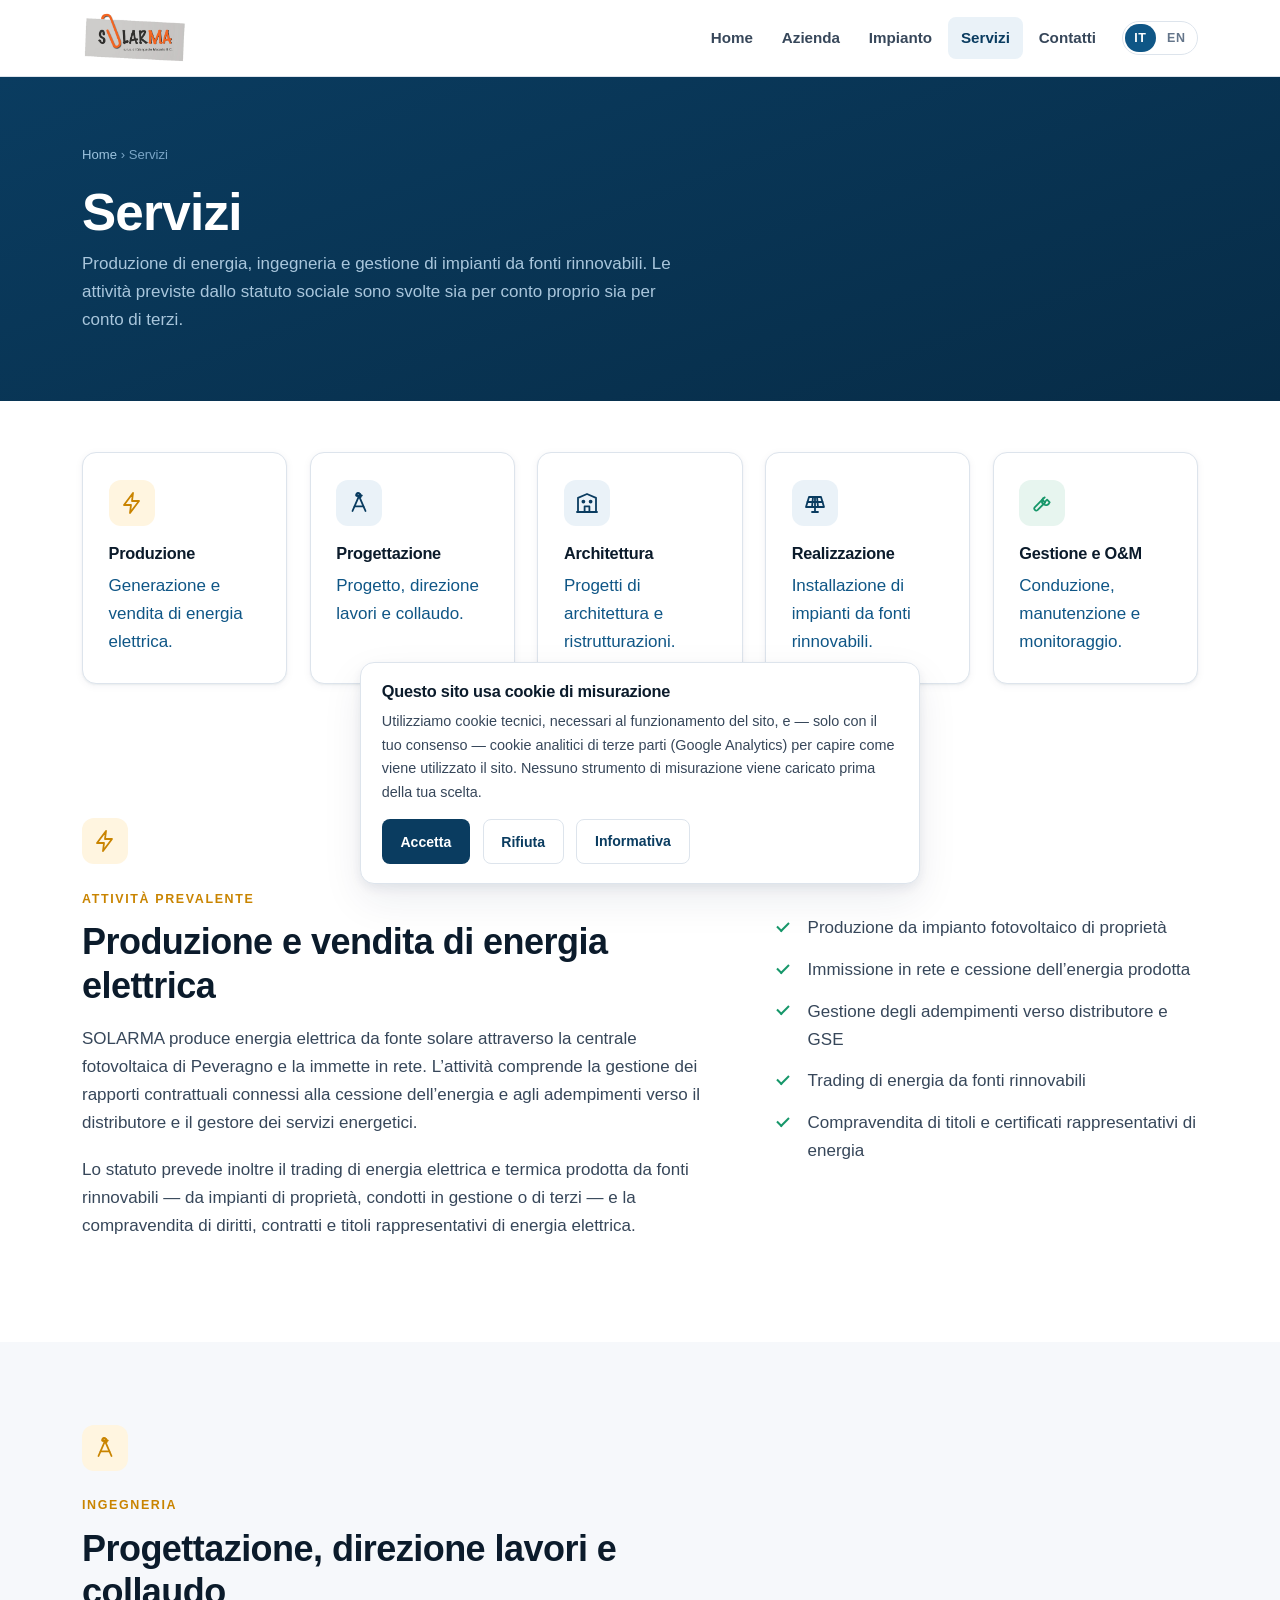
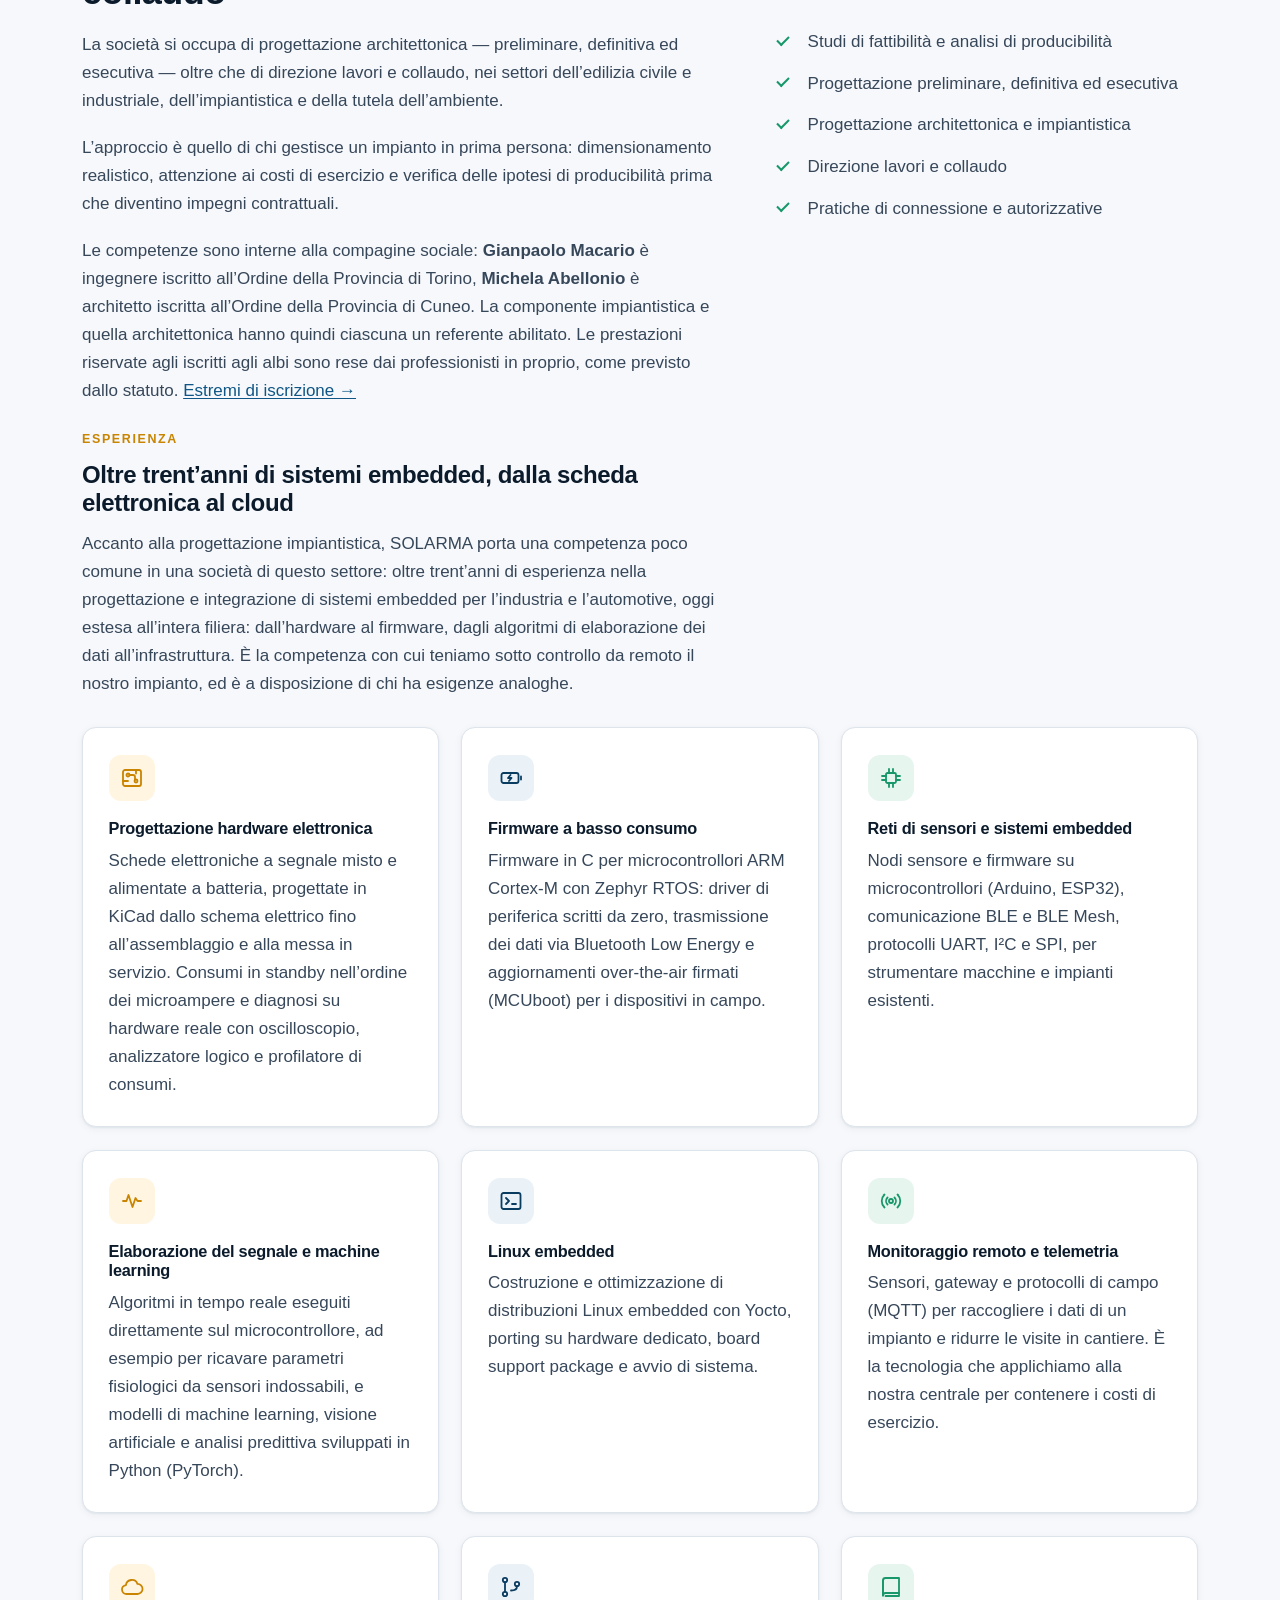
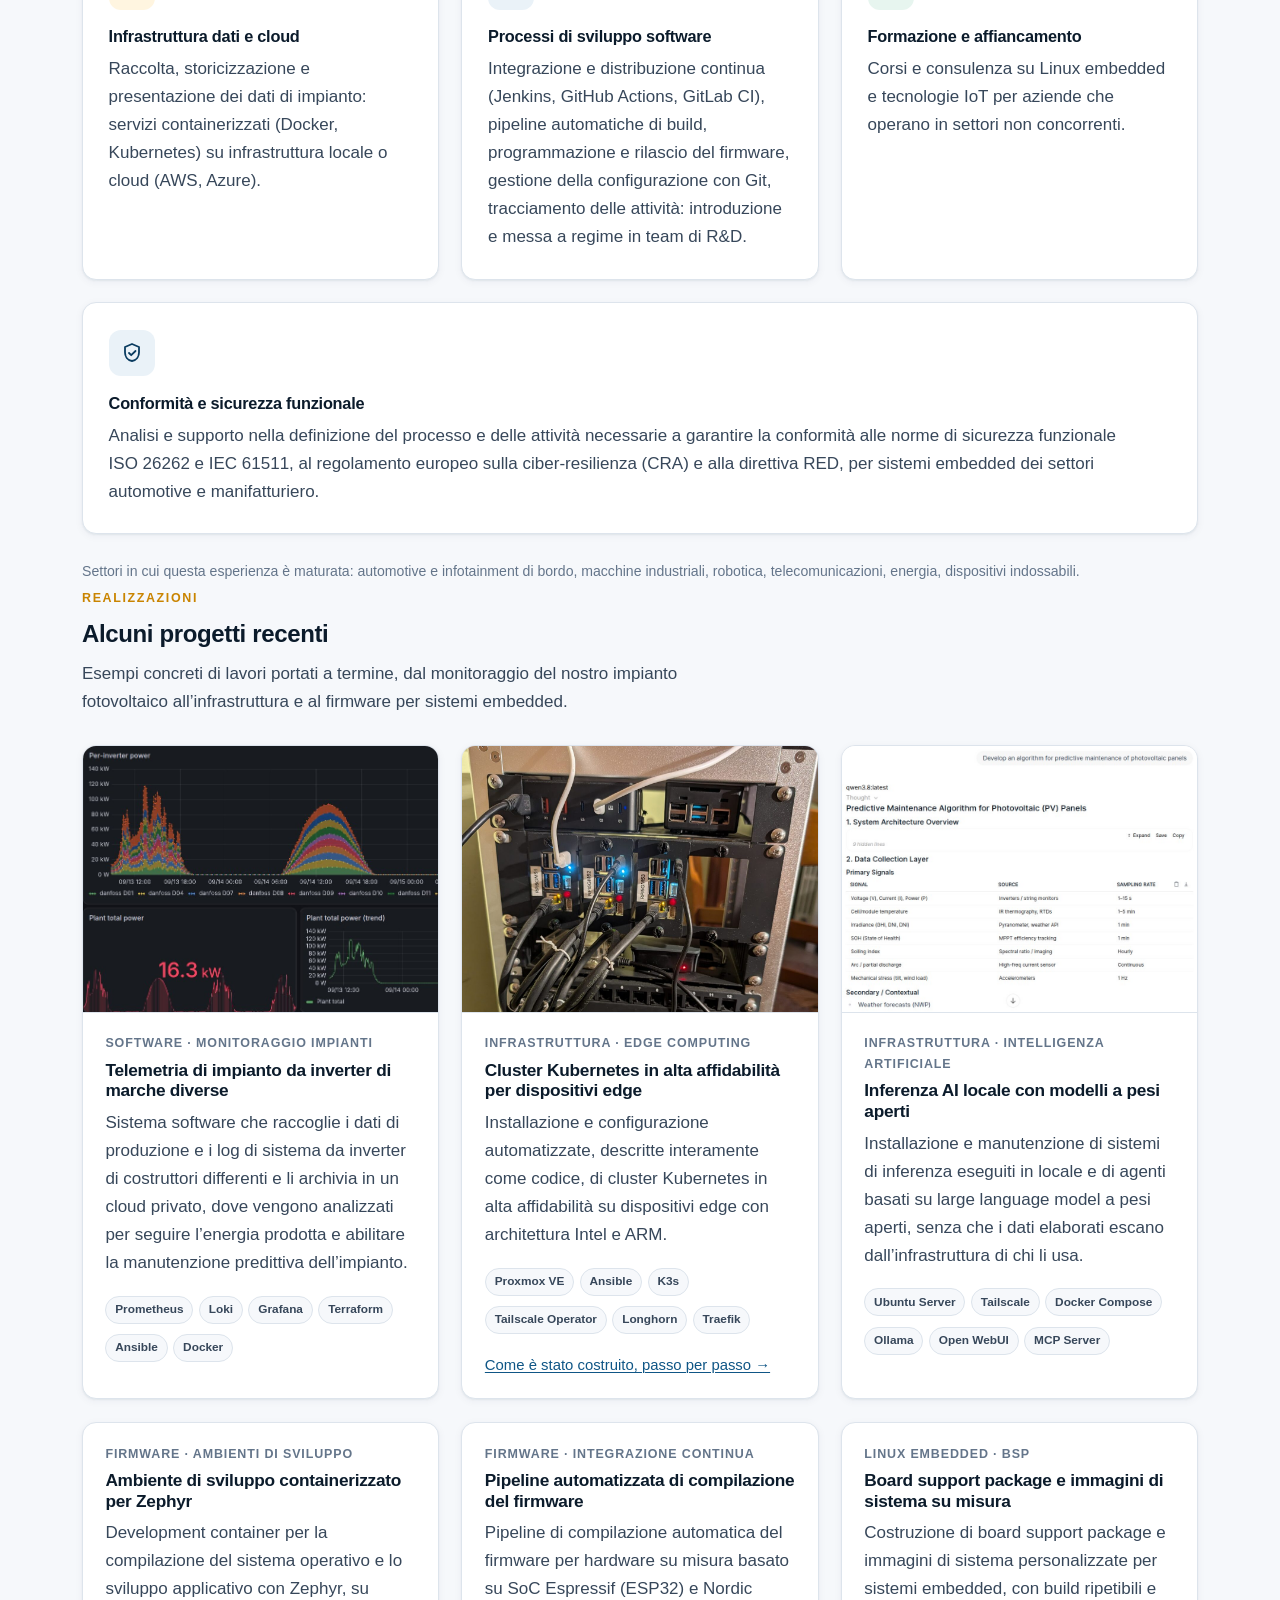
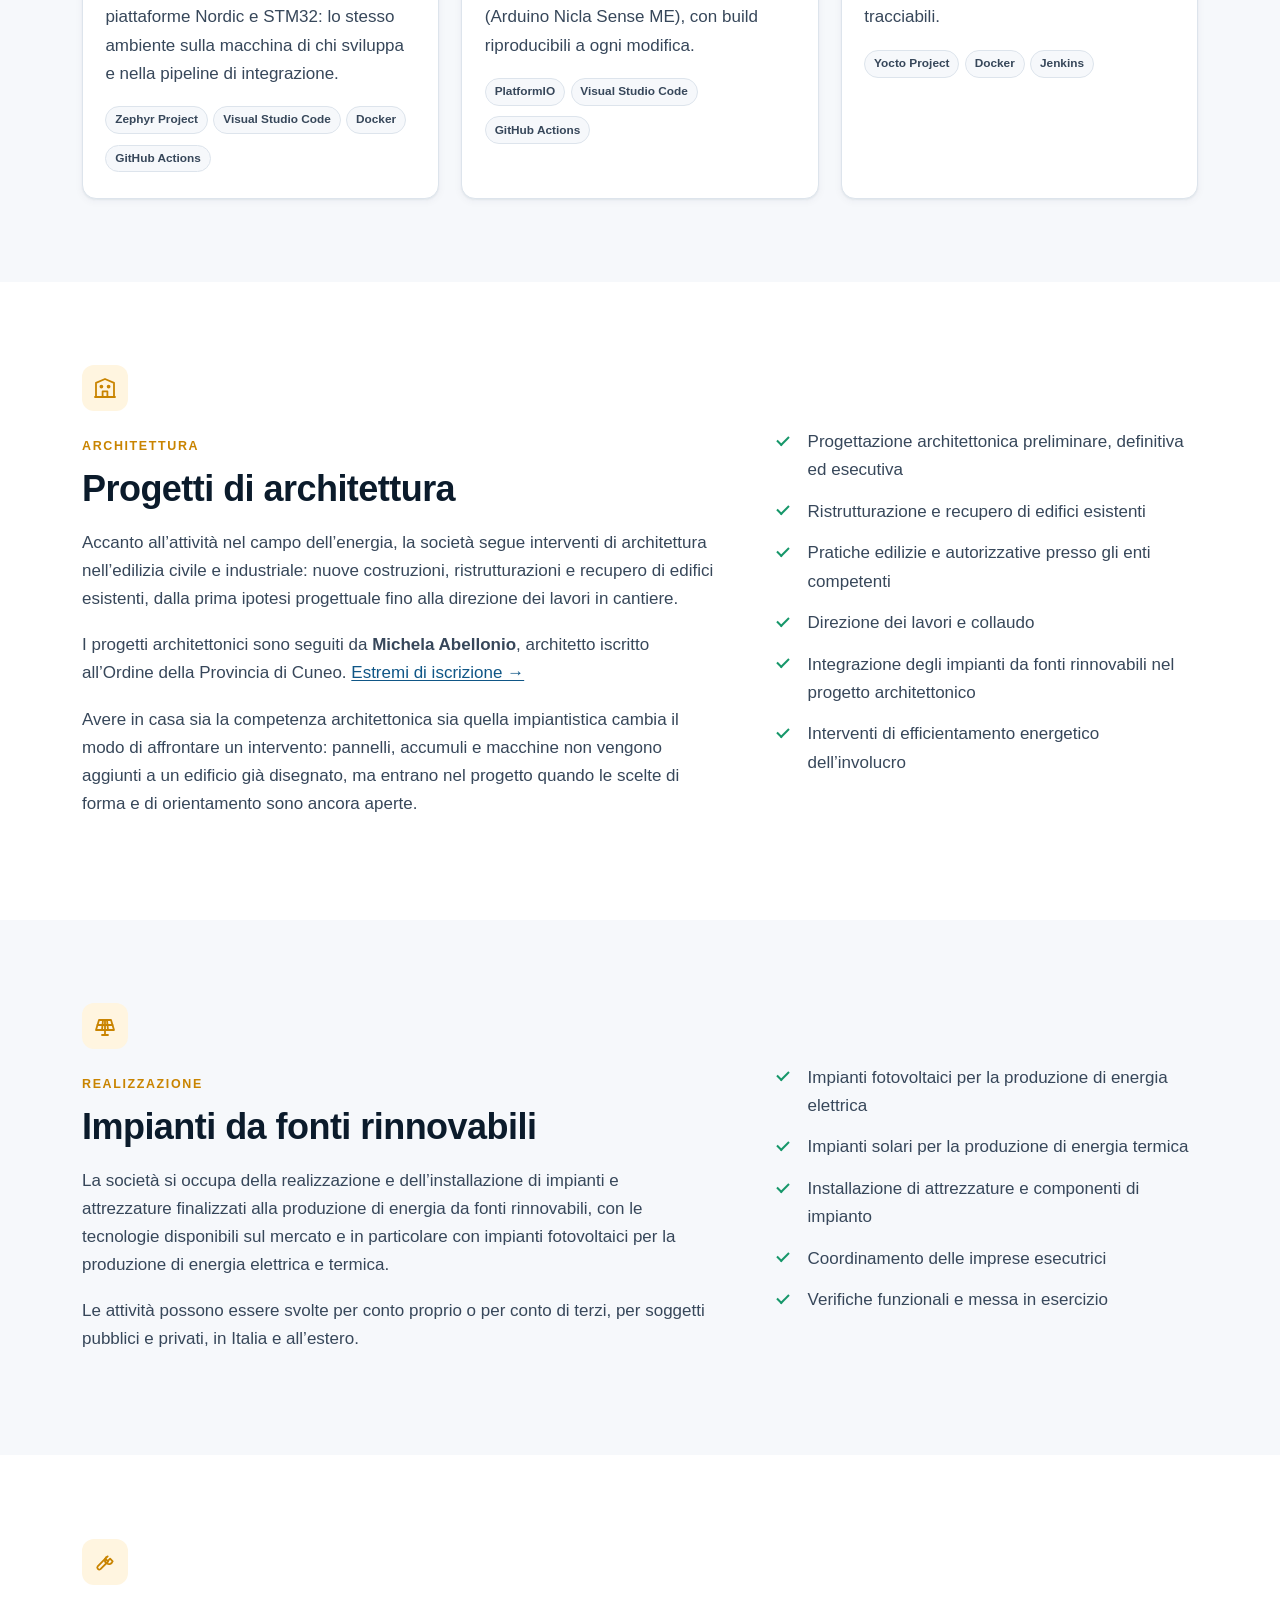
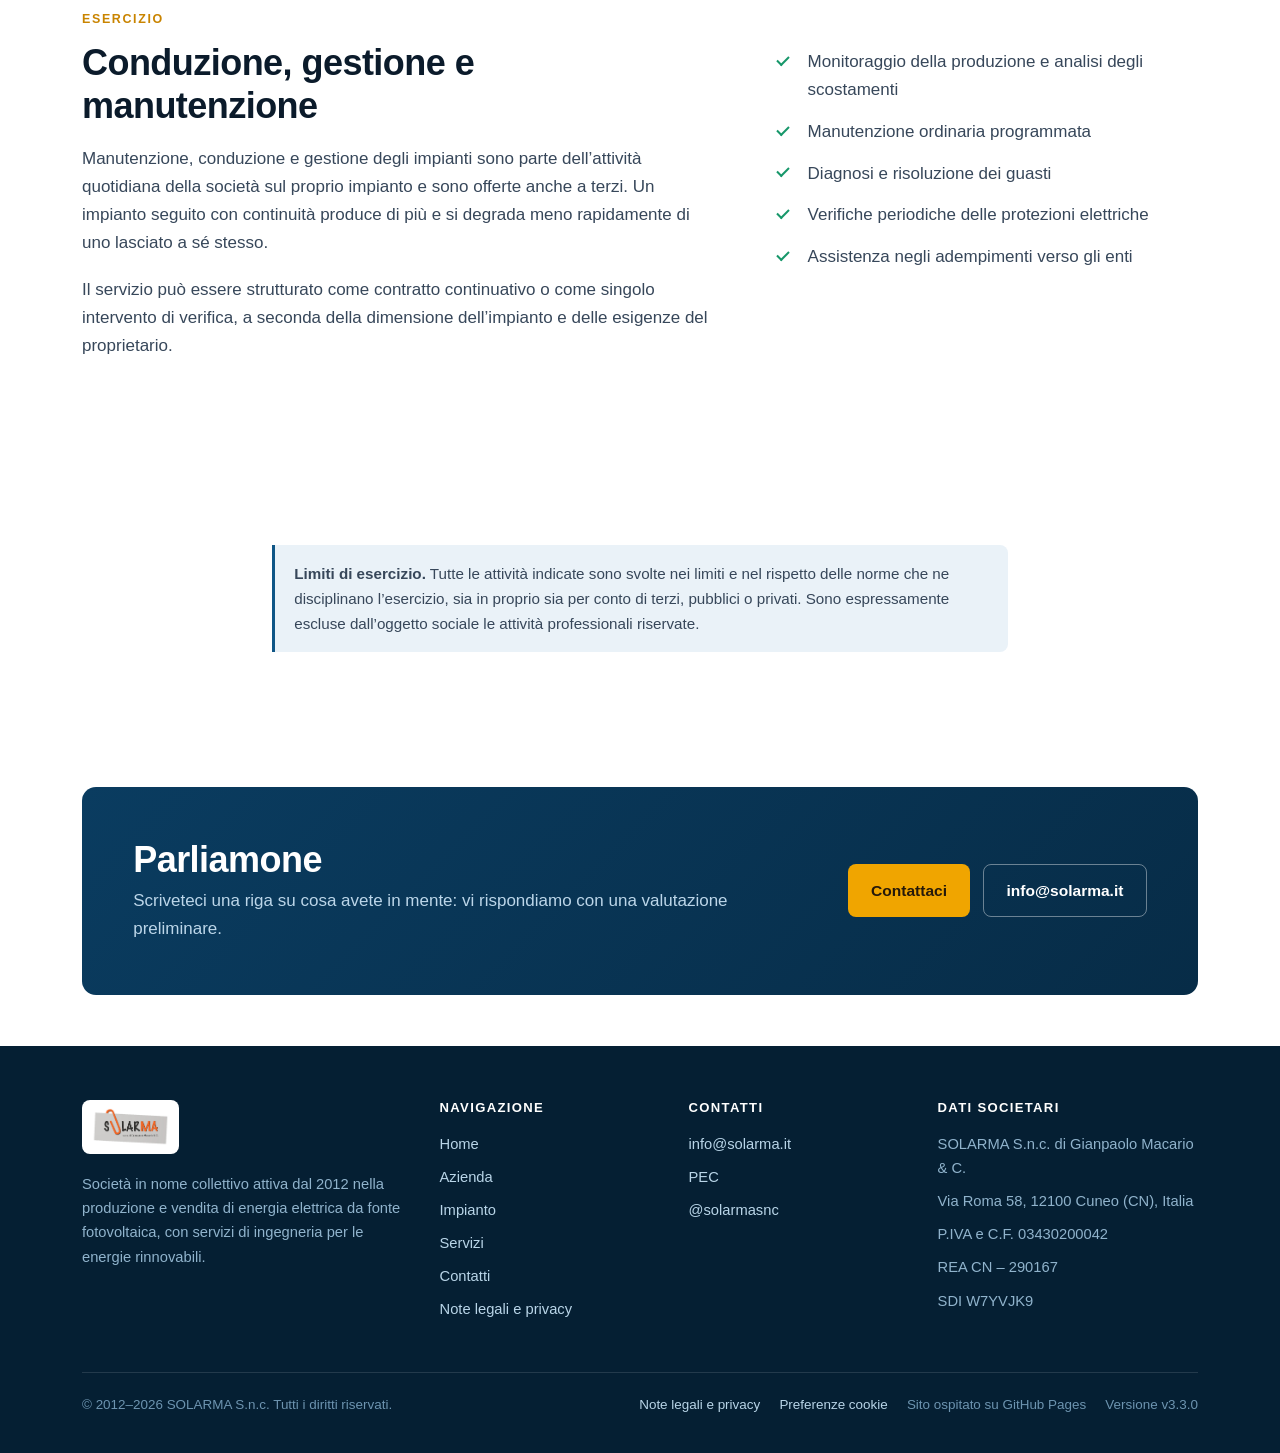
<file: servizi.html>
<!doctype html>
<html lang="it">
<head>
<meta charset="utf-8">
<meta name="viewport" content="width=device-width, initial-scale=1">
<title>Servizi &mdash; SOLARMA S.n.c.</title>
<meta name="description" content="Produzione e vendita di energia elettrica, progettazione e direzione lavori, realizzazione e manutenzione di impianti da fonti rinnovabili. Servizi SOLARMA S.n.c., Cuneo.">
<link rel="canonical" href="https://www.solarma.it/servizi.html">
<link rel="alternate" hreflang="it" href="https://www.solarma.it/servizi.html">
<link rel="alternate" hreflang="en" href="https://www.solarma.it/en/services.html">
<link rel="alternate" hreflang="x-default" href="https://www.solarma.it/">
<meta name="author" content="SOLARMA S.n.c. di Gianpaolo Macario &amp; C.">
<meta name="version" content="v3.3.0">
<meta name="robots" content="index, follow">

<meta property="og:type" content="website">
<meta property="og:site_name" content="SOLARMA S.n.c.">
<meta property="og:locale" content="it_IT">
<meta property="og:title" content="Servizi &mdash; SOLARMA S.n.c.">
<meta property="og:description" content="Produzione e vendita di energia elettrica, progettazione e direzione lavori, realizzazione e manutenzione di impianti da fonti rinnovabili. Servizi SOLARMA S.n.c., Cuneo.">
<meta property="og:url" content="https://www.solarma.it/servizi.html">
<meta property="og:image" content="https://www.solarma.it/assets/img/og-image.png">
<meta property="og:image:width" content="1200">
<meta property="og:image:height" content="630">
<meta name="twitter:card" content="summary_large_image">
<meta name="twitter:site" content="@solarmasnc">

<meta name="theme-color" content="#072c47">
<link rel="icon" href="assets/img/favicon.ico" sizes="any">
<link rel="icon" href="assets/img/favicon-32.png" type="image/png" sizes="32x32">
<link rel="apple-touch-icon" href="assets/img/apple-touch-icon.png">
<link rel="stylesheet" href="assets/css/site.css">
</head>
<body>
<a class="skip-link" href="#main">Vai al contenuto principale</a>
<header class="site-header">
  <div class="wrap site-header__inner">
    <a class="brand" href="index.html" aria-label="SOLARMA S.n.c. &mdash; torna alla pagina iniziale">
      <img src="assets/img/SOLARMA_logo.png" alt="SOLARMA S.n.c. di Gianpaolo Macario &amp; C."
           width="357" height="176">
    </a>
    <button class="nav-toggle" type="button" aria-expanded="false" aria-controls="primary-nav"
            aria-label="Apri il menu di navigazione"><span></span></button>
    <nav class="nav" id="primary-nav" aria-label="Navigazione principale">
        <a href="index.html">Home</a>
        <a href="azienda.html">Azienda</a>
        <a href="impianto.html">Impianto</a>
        <a href="servizi.html" aria-current="page">Servizi</a>
        <!-- Temporaneamente nascosto: in attesa dei dati sui progetti reali. Rimuovere l'attributo hidden per riattivare. -->
        <a href="servizi.html#architettura" hidden>Architettura</a>
        <a href="contatti.html">Contatti</a>
      <span class="lang">
        <a href="#" aria-current="true" hreflang="it" lang="it">IT</a>
        <a href="en/services.html" hreflang="en" lang="en">EN</a>
      </span>
    </nav>
  </div>
</header>
<main id="main">

<section class="page-head">
  <div class="wrap">
    <nav class="breadcrumb" aria-label="Percorso"><a href="index.html">Home</a> &rsaquo; Servizi</nav>
    <h1>Servizi</h1>
    <p>Produzione di energia, ingegneria e gestione di impianti da fonti rinnovabili. Le attivit&agrave; previste dallo statuto sociale sono svolte sia per conto proprio sia per conto di terzi.</p>
  </div>
</section>

<section class="section section--tight">
  <div class="wrap">
    <div class="grid grid--5">
      <a class="card card--link" href="#produzione">
        <div class="card__icon card__icon--solar"><svg viewBox="0 0 24 24" fill="none" stroke="currentColor" stroke-width="1.8" stroke-linecap="round" stroke-linejoin="round" aria-hidden="true"><path d="M13 2 4 14h7l-1 8 9-12h-7l1-8Z"/></svg></div>
        <h4>Produzione</h4>
        <p>Generazione e vendita di energia elettrica.</p>
      </a>
      <a class="card card--link" href="#progettazione">
        <div class="card__icon"><svg viewBox="0 0 24 24" fill="none" stroke="currentColor" stroke-width="1.8" stroke-linecap="round" stroke-linejoin="round" aria-hidden="true"><path d="M9.2 4.6a2.4 2.4 0 1 1 3.6 2.2L18.5 20M14.8 4.6a2.4 2.4 0 0 0-3.6 2.2L5.5 20"/><circle cx="11" cy="3.4" r="1.6"/><path d="M7.6 15.4h8.8"/></svg></div>
        <h4>Progettazione</h4>
        <p>Progetto, direzione lavori e collaudo.</p>
      </a>
      <a class="card card--link" href="#architettura">
        <div class="card__icon"><svg viewBox="0 0 24 24" fill="none" stroke="currentColor" stroke-width="1.8" stroke-linecap="round" stroke-linejoin="round" aria-hidden="true"><path d="M3 21V6.8L12 3l9 3.8V21"/><path d="M2 21h20"/><path d="M9.6 21v-5.6h4.8V21"/><circle cx="8.4" cy="10.6" r="1"/><circle cx="15.6" cy="10.6" r="1"/></svg></div>
        <h4>Architettura</h4>
        <p>Progetti di architettura e ristrutturazioni.</p>
      </a>
      <a class="card card--link" href="#realizzazione">
        <div class="card__icon"><svg viewBox="0 0 24 24" fill="none" stroke="currentColor" stroke-width="1.8" stroke-linecap="round" stroke-linejoin="round" aria-hidden="true"><path d="M3 16 6 6h12l3 10Z"/><path d="M12 6v10M4.5 11h15M9 16l1-10M15 16l-1-10"/><path d="M12 16v5M9 21h6"/></svg></div>
        <h4>Realizzazione</h4>
        <p>Installazione di impianti da fonti rinnovabili.</p>
      </a>
      <a class="card card--link" href="#gestione">
        <div class="card__icon card__icon--leaf"><svg viewBox="0 0 24 24" fill="none" stroke="currentColor" stroke-width="1.8" stroke-linecap="round" stroke-linejoin="round" aria-hidden="true"><path d="M14.7 6.3a4 4 0 1 0 5 5l-2.6-2.6-2.4 2.4L12.3 8.7l2.4-2.4Z"/><path d="m12.3 8.7-7.6 7.6a2 2 0 0 0 2.8 2.8l7.6-7.6"/></svg></div>
        <h4>Gestione e O&amp;M</h4>
        <p>Conduzione, manutenzione e monitoraggio.</p>
      </a>
    </div>
  </div>
</section>

<section class="section" id="produzione">
  <div class="wrap split split--wide-left">
    <div>
      <div class="card__icon card__icon--solar" style="margin-bottom:1.2rem"><svg viewBox="0 0 24 24" fill="none" stroke="currentColor" stroke-width="1.8" stroke-linecap="round" stroke-linejoin="round" aria-hidden="true"><path d="M13 2 4 14h7l-1 8 9-12h-7l1-8Z"/></svg></div>
      <span class="eyebrow">Attivit&agrave; prevalente</span>
      <h2>Produzione e vendita di energia elettrica</h2>
      
      <p>
        SOLARMA produce energia elettrica da fonte solare attraverso la centrale fotovoltaica di
        Peveragno e la immette in rete. L&rsquo;attivit&agrave; comprende la gestione dei rapporti
        contrattuali connessi alla cessione dell&rsquo;energia e agli adempimenti verso il distributore
        e il gestore dei servizi energetici.
      </p>
      <p>
        Lo statuto prevede inoltre il trading di energia elettrica e termica prodotta da fonti
        rinnovabili &mdash; da impianti di propriet&agrave;, condotti in gestione o di terzi &mdash; e
        la compravendita di diritti, contratti e titoli rappresentativi di energia elettrica.
      </p>
    
    </div>
    <div>
      <ul class="checklist" style="margin-top:1rem">
        <li>Produzione da impianto fotovoltaico di propriet&agrave;</li>
        <li>Immissione in rete e cessione dell&rsquo;energia prodotta</li>
        <li>Gestione degli adempimenti verso distributore e GSE</li>
        <li>Trading di energia da fonti rinnovabili</li>
        <li>Compravendita di titoli e certificati rappresentativi di energia</li>
      </ul>
    </div>
  </div>
</section>

<section class="section section--alt" id="progettazione">
  <div class="wrap">
    <div class="split split--wide-left">
      <div>
        <div class="card__icon card__icon--solar" style="margin-bottom:1.2rem"><svg viewBox="0 0 24 24" fill="none" stroke="currentColor" stroke-width="1.8" stroke-linecap="round" stroke-linejoin="round" aria-hidden="true"><path d="M9.2 4.6a2.4 2.4 0 1 1 3.6 2.2L18.5 20M14.8 4.6a2.4 2.4 0 0 0-3.6 2.2L5.5 20"/><circle cx="11" cy="3.4" r="1.6"/><path d="M7.6 15.4h8.8"/></svg></div>
        <span class="eyebrow">Ingegneria</span>
        <h2>Progettazione, direzione lavori e collaudo</h2>
      
        <p>
          La societ&agrave; si occupa di progettazione architettonica &mdash; preliminare,
          definitiva ed esecutiva &mdash; oltre che di direzione lavori e collaudo, nei settori
          dell&rsquo;edilizia civile e industriale, dell&rsquo;impiantistica e della tutela
          dell&rsquo;ambiente.
        </p>
        <p>
          L&rsquo;approccio &egrave; quello di chi gestisce un impianto in prima persona: dimensionamento
          realistico, attenzione ai costi di esercizio e verifica delle ipotesi di producibilit&agrave;
          prima che diventino impegni contrattuali.
        </p>
        <p>
          Le competenze sono interne alla compagine sociale: <strong>Gianpaolo Macario</strong> &egrave;
          ingegnere iscritto all&rsquo;Ordine della Provincia di Torino,
          <strong>Michela Abellonio</strong> &egrave; architetto iscritta all&rsquo;Ordine della
          Provincia di Cuneo. La componente impiantistica e quella architettonica hanno
          quindi ciascuna un referente abilitato. Le prestazioni riservate agli iscritti agli albi
          sono rese dai professionisti in proprio, come previsto dallo statuto.
          <a href="azienda.html#soci">Estremi di iscrizione &rarr;</a>
        </p>
    
      </div>
      <div>
        <ul class="checklist" style="margin-top:1rem">
          <li>Studi di fattibilit&agrave; e analisi di producibilit&agrave;</li>
          <li>Progettazione preliminare, definitiva ed esecutiva</li>
          <li>Progettazione architettonica e impiantistica</li>
          <li>Direzione lavori e collaudo</li>
          <li>Pratiche di connessione e autorizzative</li>
        </ul>
      </div>
    </div>

    <div style="margin-top:clamp(2.4rem,2rem+2vw,3.4rem)">
      <div class="section-head" style="margin-bottom:1.8rem">
        <span class="eyebrow">Esperienza</span>
        <h3 style="font-size:1.5rem">Oltre trent&rsquo;anni di sistemi embedded, dalla scheda elettronica al cloud</h3>
        <p style="margin-bottom:0">Accanto alla progettazione impiantistica, SOLARMA porta una competenza poco comune in una societ&agrave; di questo settore: oltre trent&rsquo;anni di esperienza nella progettazione e integrazione di sistemi embedded per l&rsquo;industria e l&rsquo;automotive, oggi estesa all&rsquo;intera filiera: dall&rsquo;hardware al firmware, dagli algoritmi di elaborazione dei dati all&rsquo;infrastruttura. &Egrave; la competenza con cui teniamo sotto controllo da remoto il nostro impianto, ed &egrave; a disposizione di chi ha esigenze analoghe.</p>
      </div>
      <div class="grid grid--3">
        <div class="card">
          <div class="card__icon card__icon--solar"><svg viewBox="0 0 24 24" fill="none" stroke="currentColor" stroke-width="1.8" stroke-linecap="round" stroke-linejoin="round" aria-hidden="true"><rect x="3" y="4" width="18" height="16" rx="2"/><circle cx="8" cy="9" r="1.5"/><circle cx="16" cy="15" r="1.5"/><path d="M9.5 9H13a2 2 0 0 1 2 2v2.5M3 15h5M16 4v3.5"/></svg></div>
          <h4>Progettazione hardware elettronica</h4>
          <p>Schede elettroniche a segnale misto e alimentate a batteria, progettate in KiCad dallo schema elettrico fino all&rsquo;assemblaggio e alla messa in servizio. Consumi in standby nell&rsquo;ordine dei microampere e diagnosi su hardware reale con oscilloscopio, analizzatore logico e profilatore di consumi.</p>
        </div>
        <div class="card">
          <div class="card__icon"><svg viewBox="0 0 24 24" fill="none" stroke="currentColor" stroke-width="1.8" stroke-linecap="round" stroke-linejoin="round" aria-hidden="true"><rect x="2.5" y="7" width="17" height="10" rx="2"/><path d="M22 10.5v3M11.5 9 9 12h3.5L10 15"/></svg></div>
          <h4>Firmware a basso consumo</h4>
          <p>Firmware in C per microcontrollori ARM Cortex-M con Zephyr RTOS: driver di periferica scritti da zero, trasmissione dei dati via Bluetooth Low Energy e aggiornamenti over-the-air firmati (MCUboot) per i dispositivi in campo.</p>
        </div>
        <div class="card">
          <div class="card__icon card__icon--leaf"><svg viewBox="0 0 24 24" fill="none" stroke="currentColor" stroke-width="1.8" stroke-linecap="round" stroke-linejoin="round" aria-hidden="true"><rect x="7" y="7" width="10" height="10" rx="1.5"/><path d="M10 3v4M14 3v4M10 17v4M14 17v4M3 10h4M3 14h4M17 10h4M17 14h4"/></svg></div>
          <h4>Reti di sensori e sistemi embedded</h4>
          <p>Nodi sensore e firmware su microcontrollori (Arduino, ESP32), comunicazione BLE e BLE Mesh, protocolli UART, I&sup2;C e SPI, per strumentare macchine e impianti esistenti.</p>
        </div>
        <div class="card">
          <div class="card__icon card__icon--solar"><svg viewBox="0 0 24 24" fill="none" stroke="currentColor" stroke-width="1.8" stroke-linecap="round" stroke-linejoin="round" aria-hidden="true"><path d="M3 12h3.5l2-6 4 12 3-9 2 3H21"/></svg></div>
          <h4>Elaborazione del segnale e machine learning</h4>
          <p>Algoritmi in tempo reale eseguiti direttamente sul microcontrollore, ad esempio per ricavare parametri fisiologici da sensori indossabili, e modelli di machine learning, visione artificiale e analisi predittiva sviluppati in Python (PyTorch).</p>
        </div>
        <div class="card">
          <div class="card__icon"><svg viewBox="0 0 24 24" fill="none" stroke="currentColor" stroke-width="1.8" stroke-linecap="round" stroke-linejoin="round" aria-hidden="true"><rect x="2.5" y="4" width="19" height="16" rx="2"/><path d="m7 9 3 3-3 3M13 15h4"/></svg></div>
          <h4>Linux embedded</h4>
          <p>Costruzione e ottimizzazione di distribuzioni Linux embedded con Yocto, porting su hardware dedicato, board support package e avvio di sistema.</p>
        </div>
        <div class="card">
          <div class="card__icon card__icon--leaf"><svg viewBox="0 0 24 24" fill="none" stroke="currentColor" stroke-width="1.8" stroke-linecap="round" stroke-linejoin="round" aria-hidden="true"><circle cx="12" cy="12" r="2"/><path d="M8.5 8.5a5 5 0 0 0 0 7M15.5 8.5a5 5 0 0 1 0 7M5.5 5.5a9 9 0 0 0 0 13M18.5 5.5a9 9 0 0 1 0 13"/></svg></div>
          <h4>Monitoraggio remoto e telemetria</h4>
          <p>Sensori, gateway e protocolli di campo (MQTT) per raccogliere i dati di un impianto e ridurre le visite in cantiere. &Egrave; la tecnologia che applichiamo alla nostra centrale per contenere i costi di esercizio.</p>
        </div>
        <div class="card">
          <div class="card__icon card__icon--solar"><svg viewBox="0 0 24 24" fill="none" stroke="currentColor" stroke-width="1.8" stroke-linecap="round" stroke-linejoin="round" aria-hidden="true"><path d="M6.5 19a4.5 4.5 0 0 1-.6-8.96 6 6 0 0 1 11.54-1.2A4.5 4.5 0 0 1 17.5 19Z"/></svg></div>
          <h4>Infrastruttura dati e cloud</h4>
          <p>Raccolta, storicizzazione e presentazione dei dati di impianto: servizi containerizzati (Docker, Kubernetes) su infrastruttura locale o cloud (AWS, Azure).</p>
        </div>
        <div class="card">
          <div class="card__icon"><svg viewBox="0 0 24 24" fill="none" stroke="currentColor" stroke-width="1.8" stroke-linecap="round" stroke-linejoin="round" aria-hidden="true"><circle cx="6" cy="5" r="2.2"/><circle cx="6" cy="19" r="2.2"/><circle cx="18" cy="9" r="2.2"/><path d="M6 7.2v9.6M18 11.2c0 3.5-3 4.3-6 4.3"/></svg></div>
          <h4>Processi di sviluppo software</h4>
          <p>Integrazione e distribuzione continua (Jenkins, GitHub Actions, GitLab CI), pipeline automatiche di build, programmazione e rilascio del firmware, gestione della configurazione con Git, tracciamento delle attivit&agrave;: introduzione e messa a regime in team di R&amp;D.</p>
        </div>
        <div class="card">
          <div class="card__icon card__icon--leaf"><svg viewBox="0 0 24 24" fill="none" stroke="currentColor" stroke-width="1.8" stroke-linecap="round" stroke-linejoin="round" aria-hidden="true"><path d="M4 5.5A2.5 2.5 0 0 1 6.5 3H20v15H6.5A2.5 2.5 0 0 0 4 20.5Z"/><path d="M4 5.5v15M20 18v3H6.5"/></svg></div>
          <h4>Formazione e affiancamento</h4>
          <p>Corsi e consulenza su Linux embedded e tecnologie IoT per aziende che operano in settori non concorrenti.</p>
        </div>
        <div class="card" style="grid-column:1/-1">
          <div class="card__icon"><svg viewBox="0 0 24 24" fill="none" stroke="currentColor" stroke-width="1.8" stroke-linecap="round" stroke-linejoin="round" aria-hidden="true"><path d="M12 3l7 3v5.5c0 4.3-2.9 7.7-7 8.5-4.1-.8-7-4.2-7-8.5V6Z"/><path d="m9 12 2.2 2.2L15.5 10"/></svg></div>
          <h4>Conformit&agrave; e sicurezza funzionale</h4>
          <p>Analisi e supporto nella definizione del processo e delle attivit&agrave; necessarie a garantire la conformit&agrave; alle norme di sicurezza funzionale ISO&nbsp;26262 e IEC&nbsp;61511, al regolamento europeo sulla ciber-resilienza (CRA) e alla direttiva RED, per sistemi embedded dei settori automotive e manifatturiero.</p>
        </div>
      </div>
      <p style="margin:1.6rem 0 0;font-size:.88rem;color:var(--ink-mute)">Settori in cui questa esperienza &egrave; maturata: automotive e infotainment di bordo, macchine industriali, robotica, telecomunicazioni, energia, dispositivi indossabili.</p>
    </div>

    <div style="margin-top:clamp(2.4rem,2rem+2vw,3.4rem)">
      <div class="section-head" style="margin-bottom:1.8rem">
        <span class="eyebrow">Realizzazioni</span>
        <h3 style="font-size:1.5rem">Alcuni progetti recenti</h3>
        <p style="margin-bottom:0">Esempi concreti di lavori portati a termine, dal monitoraggio del nostro impianto fotovoltaico all&rsquo;infrastruttura e al firmware per sistemi embedded.</p>
      </div>
      <div class="grid grid--3">
        <article class="project">
          <img src="assets/img/progetti/telemetria-impianto.jpg" width="747" height="560" loading="lazy"
               alt="Cruscotto Grafana della produzione dell&rsquo;impianto: potenza per inverter e potenza totale nell&rsquo;arco di due giornate">
          <div class="project__body">
            <span class="project__meta">Software &middot; Monitoraggio impianti</span>
            <h3 class="project__title">Telemetria di impianto da inverter di marche diverse</h3>
            <p>Sistema software che raccoglie i dati di produzione e i log di sistema da inverter di costruttori differenti e li archivia in un cloud privato, dove vengono analizzati per seguire l&rsquo;energia prodotta e abilitare la manutenzione predittiva dell&rsquo;impianto.</p>
            <ul class="project__tech">
              <li>Prometheus</li>
              <li>Loki</li>
              <li>Grafana</li>
              <li>Terraform</li>
              <li>Ansible</li>
              <li>Docker</li>
            </ul>
          </div>
        </article>
        <article class="project">
          <img src="assets/img/progetti/cluster-edge.jpg" width="1200" height="900" loading="lazy"
               alt="Il rack del cluster: tre nodi Raspberry Pi&nbsp;5 in alloggiamenti separati, collegati allo switch sottostante">
          <div class="project__body">
            <span class="project__meta">Infrastruttura &middot; Edge computing</span>
            <h3 class="project__title">Cluster Kubernetes in alta affidabilit&agrave; per dispositivi edge</h3>
            <p>Installazione e configurazione automatizzate, descritte interamente come codice, di cluster Kubernetes in alta affidabilit&agrave; su dispositivi edge con architettura Intel e ARM.</p>
            <ul class="project__tech">
              <li>Proxmox VE</li>
              <li>Ansible</li>
              <li>K3s</li>
              <li>Tailscale Operator</li>
              <li>Longhorn</li>
              <li>Traefik</li>
            </ul>
            <p class="project__link"><a href="https://blog.gmacario.it/posts/2026-07-27-bringing-up-k3s-gmhome-with-ansible/" rel="noopener" target="_blank">Come &egrave; stato costruito, passo per passo &rarr;</a></p>
          </div>
        </article>
        <article class="project">
          <img src="assets/img/progetti/inferenza-ai-locale.jpg" width="880" height="660" loading="lazy"
               alt="Open WebUI in esecuzione in locale: un modello a pesi aperti risponde a una richiesta sulla manutenzione predittiva dei pannelli fotovoltaici">
          <div class="project__body">
            <span class="project__meta">Infrastruttura &middot; Intelligenza artificiale</span>
            <h3 class="project__title">Inferenza AI locale con modelli a pesi aperti</h3>
            <p>Installazione e manutenzione di sistemi di inferenza eseguiti in locale e di agenti basati su large language model a pesi aperti, senza che i dati elaborati escano dall&rsquo;infrastruttura di chi li usa.</p>
            <ul class="project__tech">
              <li>Ubuntu Server</li>
              <li>Tailscale</li>
              <li>Docker Compose</li>
              <li>Ollama</li>
              <li>Open WebUI</li>
              <li>MCP Server</li>
            </ul>
          </div>
        </article>
        <!-- TODO SOLARMA: progetto 4 &mdash; aggiungere in testa all&rsquo;<article>, come nei progetti 1&ndash;3, un&rsquo;immagine con
           una schermata anonimizzata di VS Code con il progetto aperto (github.com/gmacario/gm-zephyr-minimal). -->
        <article class="project">
          <div class="project__body">
            <span class="project__meta">Firmware &middot; Ambienti di sviluppo</span>
            <h3 class="project__title">Ambiente di sviluppo containerizzato per Zephyr</h3>
            <p>Development container per la compilazione del sistema operativo e lo sviluppo applicativo con Zephyr, su piattaforme Nordic e STM32: lo stesso ambiente sulla macchina di chi sviluppa e nella pipeline di integrazione.</p>
            <ul class="project__tech">
              <li>Zephyr Project</li>
              <li>Visual Studio Code</li>
              <li>Docker</li>
              <li>GitHub Actions</li>
            </ul>
          </div>
        </article>
        <!-- TODO SOLARMA: progetto 5 &mdash; aggiungere in testa all&rsquo;<article>, come nei progetti 1&ndash;3, un&rsquo;immagine con
           una fotografia della scheda o una schermata della pipeline. -->
        <article class="project">
          <div class="project__body">
            <span class="project__meta">Firmware &middot; Integrazione continua</span>
            <h3 class="project__title">Pipeline automatizzata di compilazione del firmware</h3>
            <p>Pipeline di compilazione automatica del firmware per hardware su misura basato su SoC Espressif (ESP32) e Nordic (Arduino Nicla Sense ME), con build riproducibili a ogni modifica.</p>
            <ul class="project__tech">
              <li>PlatformIO</li>
              <li>Visual Studio Code</li>
              <li>GitHub Actions</li>
            </ul>
          </div>
        </article>
        <!-- TODO SOLARMA: progetto 6 &mdash; aggiungere in testa all&rsquo;<article>, come nei progetti 1&ndash;3, un&rsquo;immagine con
           una schermata della build Yocto o del job Jenkins. -->
        <article class="project">
          <div class="project__body">
            <span class="project__meta">Linux embedded &middot; BSP</span>
            <h3 class="project__title">Board support package e immagini di sistema su misura</h3>
            <p>Costruzione di board support package e immagini di sistema personalizzate per sistemi embedded, con build ripetibili e tracciabili.</p>
            <ul class="project__tech">
              <li>Yocto Project</li>
              <li>Docker</li>
              <li>Jenkins</li>
            </ul>
          </div>
        </article>
      </div>
      <!-- TODO SOLARMA: aggiungere una riga che dica che cosa faceva il progetto Myosotis;
         qui non e' riportato perche' il dato non e' noto. -->
      <!-- riga nascosta finche' non e' completata: togliere il commento quando la si aggiorna
      <p style="margin:1.6rem 0 0;font-size:.88rem;color:var(--ink-mute)">Il primo progetto sviluppato in partnership con il Politecnico di Torino &mdash; Dipartimento di Automatica e Informatica (DAUIN) &egrave; stato <strong>Myosotis</strong>, presentato nel 2016 alla Start Cup Piemonte Valle d&rsquo;Aosta.</p> -->
    </div>
  </div>
</section>

<section class="section" id="architettura">
  <div class="wrap">
    <div class="split split--wide-left">
      <div>
        <div class="card__icon card__icon--solar" style="margin-bottom:1.2rem"><svg viewBox="0 0 24 24" fill="none" stroke="currentColor" stroke-width="1.8" stroke-linecap="round" stroke-linejoin="round" aria-hidden="true"><path d="M3 21V6.8L12 3l9 3.8V21"/><path d="M2 21h20"/><path d="M9.6 21v-5.6h4.8V21"/><circle cx="8.4" cy="10.6" r="1"/><circle cx="15.6" cy="10.6" r="1"/></svg></div>
        <span class="eyebrow">Architettura</span>
        <h2>Progetti di architettura</h2>
        <p>
          Accanto all&rsquo;attivit&agrave; nel campo dell&rsquo;energia, la societ&agrave; segue
          interventi di architettura nell&rsquo;edilizia civile e industriale: nuove costruzioni,
          ristrutturazioni e recupero di edifici esistenti, dalla prima ipotesi progettuale fino
          alla direzione dei lavori in cantiere.
        </p>
        <p>
          I progetti architettonici sono seguiti da <strong>Michela Abellonio</strong>, architetto
          iscritto all&rsquo;Ordine della Provincia di Cuneo.
          <a href="azienda.html#soci">Estremi di iscrizione &rarr;</a>
        </p>
        <p>
          Avere in casa sia la competenza architettonica sia quella impiantistica cambia il modo di
          affrontare un intervento: pannelli, accumuli e macchine non vengono aggiunti a un edificio
          gi&agrave; disegnato, ma entrano nel progetto quando le scelte di forma e di orientamento
          sono ancora aperte.
        </p>
      </div>
      <div>
        <ul class="checklist" style="margin-top:1rem">
          <li>Progettazione architettonica preliminare, definitiva ed esecutiva</li>
          <li>Ristrutturazione e recupero di edifici esistenti</li>
          <li>Pratiche edilizie e autorizzative presso gli enti competenti</li>
          <li>Direzione dei lavori e collaudo</li>
          <li>Integrazione degli impianti da fonti rinnovabili nel progetto architettonico</li>
          <li>Interventi di efficientamento energetico dell&rsquo;involucro</li>
        </ul>
      </div>
    </div>

    <!-- Temporaneamente nascosto: in attesa dei progetti reali. Rimuovere hidden per riattivare. -->
    <div style="margin-top:clamp(2.4rem,2rem+2vw,3.4rem)" hidden>
      <div class="section-head" style="margin-bottom:1.8rem">
        <span class="eyebrow">Realizzazioni</span>
        <h3 style="font-size:1.5rem">Alcuni progetti</h3>
        <p style="margin-bottom:0">
          Una selezione di interventi seguiti dallo studio.
        </p>
      </div>
      <div class="grid grid--3">
        <!-- TODO SOLARMA: progetto 1. Sostituire fotografia, tipo di intervento, luogo,
           anno e descrizione con quelli reali; duplicare o eliminare il blocco
           <article> per avere piu' o meno progetti. -->
        <article class="project">
          <div class="media-placeholder">
            <div><strong style="display:block;color:var(--ink)">Fotografia del progetto</strong>Inserire un&rsquo;immagine dell&rsquo;intervento</div>
          </div>
          <div class="project__body">
            <span class="project__meta"><span class="tbd">Tipo di intervento</span> &middot; <span class="tbd">Luogo</span> &middot; <span class="tbd">Anno</span></span>
            <h3 class="project__title"><span class="tbd">Titolo del progetto</span></h3>
            <p><span class="tbd">Due righe di descrizione: destinazione d&rsquo;uso, superficie, natura dell&rsquo;intervento ed esito.</span></p>
          </div>
        </article>
        <!-- TODO SOLARMA: progetto 2. Sostituire fotografia, tipo di intervento, luogo,
           anno e descrizione con quelli reali; duplicare o eliminare il blocco
           <article> per avere piu' o meno progetti. -->
        <article class="project">
          <div class="media-placeholder">
            <div><strong style="display:block;color:var(--ink)">Fotografia del progetto</strong>Inserire un&rsquo;immagine dell&rsquo;intervento</div>
          </div>
          <div class="project__body">
            <span class="project__meta"><span class="tbd">Tipo di intervento</span> &middot; <span class="tbd">Luogo</span> &middot; <span class="tbd">Anno</span></span>
            <h3 class="project__title"><span class="tbd">Titolo del progetto</span></h3>
            <p><span class="tbd">Due righe di descrizione: destinazione d&rsquo;uso, superficie, natura dell&rsquo;intervento ed esito.</span></p>
          </div>
        </article>
        <!-- TODO SOLARMA: progetto 3. Sostituire fotografia, tipo di intervento, luogo,
           anno e descrizione con quelli reali; duplicare o eliminare il blocco
           <article> per avere piu' o meno progetti. -->
        <article class="project">
          <div class="media-placeholder">
            <div><strong style="display:block;color:var(--ink)">Fotografia del progetto</strong>Inserire un&rsquo;immagine dell&rsquo;intervento</div>
          </div>
          <div class="project__body">
            <span class="project__meta"><span class="tbd">Tipo di intervento</span> &middot; <span class="tbd">Luogo</span> &middot; <span class="tbd">Anno</span></span>
            <h3 class="project__title"><span class="tbd">Titolo del progetto</span></h3>
            <p><span class="tbd">Due righe di descrizione: destinazione d&rsquo;uso, superficie, natura dell&rsquo;intervento ed esito.</span></p>
          </div>
        </article>
      </div>
    </div>
  </div>
</section>

<section class="section section--alt" id="realizzazione">
  <div class="wrap split split--wide-left">
    <div>
      <div class="card__icon card__icon--solar" style="margin-bottom:1.2rem"><svg viewBox="0 0 24 24" fill="none" stroke="currentColor" stroke-width="1.8" stroke-linecap="round" stroke-linejoin="round" aria-hidden="true"><path d="M3 16 6 6h12l3 10Z"/><path d="M12 6v10M4.5 11h15M9 16l1-10M15 16l-1-10"/><path d="M12 16v5M9 21h6"/></svg></div>
      <span class="eyebrow">Realizzazione</span>
      <h2>Impianti da fonti rinnovabili</h2>
      
      <p>
        La societ&agrave; si occupa della realizzazione e dell&rsquo;installazione di impianti e
        attrezzature finalizzati alla produzione di energia da fonti rinnovabili, con le tecnologie
        disponibili sul mercato e in particolare con impianti fotovoltaici per la produzione di
        energia elettrica e termica.
      </p>
      <p>
        Le attivit&agrave; possono essere svolte per conto proprio o per conto di terzi, per soggetti
        pubblici e privati, in Italia e all&rsquo;estero.
      </p>
    
    </div>
    <div>
      <ul class="checklist" style="margin-top:1rem">
        <li>Impianti fotovoltaici per la produzione di energia elettrica</li>
        <li>Impianti solari per la produzione di energia termica</li>
        <li>Installazione di attrezzature e componenti di impianto</li>
        <li>Coordinamento delle imprese esecutrici</li>
        <li>Verifiche funzionali e messa in esercizio</li>
      </ul>
    </div>
  </div>
</section>

<section class="section" id="gestione">
  <div class="wrap split split--wide-left">
    <div>
      <div class="card__icon card__icon--solar" style="margin-bottom:1.2rem"><svg viewBox="0 0 24 24" fill="none" stroke="currentColor" stroke-width="1.8" stroke-linecap="round" stroke-linejoin="round" aria-hidden="true"><path d="M14.7 6.3a4 4 0 1 0 5 5l-2.6-2.6-2.4 2.4L12.3 8.7l2.4-2.4Z"/><path d="m12.3 8.7-7.6 7.6a2 2 0 0 0 2.8 2.8l7.6-7.6"/></svg></div>
      <span class="eyebrow">Esercizio</span>
      <h2>Conduzione, gestione e manutenzione</h2>
      
      <p>
        Manutenzione, conduzione e gestione degli impianti sono parte dell&rsquo;attivit&agrave;
        quotidiana della societ&agrave; sul proprio impianto e sono offerte anche a terzi. Un impianto
        seguito con continuit&agrave; produce di pi&ugrave; e si degrada meno rapidamente di uno
        lasciato a s&eacute; stesso.
      </p>
      <p>
        Il servizio pu&ograve; essere strutturato come contratto continuativo o come singolo intervento
        di verifica, a seconda della dimensione dell&rsquo;impianto e delle esigenze del proprietario.
      </p>
    
    </div>
    <div>
      <ul class="checklist" style="margin-top:1rem">
        <li>Monitoraggio della produzione e analisi degli scostamenti</li>
        <li>Manutenzione ordinaria programmata</li>
        <li>Diagnosi e risoluzione dei guasti</li>
        <li>Verifiche periodiche delle protezioni elettriche</li>
        <li>Assistenza negli adempimenti verso gli enti</li>
      </ul>
    </div>
  </div>
</section>

<section class="section">
  <div class="wrap wrap--narrow">
    <div class="note note--info">
      <p>
        <strong>Limiti di esercizio.</strong> Tutte le attivit&agrave; indicate sono svolte nei limiti
        e nel rispetto delle norme che ne disciplinano l&rsquo;esercizio, sia in proprio sia per conto
        di terzi, pubblici o privati. Sono espressamente escluse dall&rsquo;oggetto sociale le
        attivit&agrave; professionali riservate.
      </p>
    </div>
  </div>
</section>

<section class="section section--tight">
  <div class="wrap">
    <div class="cta-band">
      <div>
        <h2>Parliamone</h2>
        <p>Scriveteci una riga su cosa avete in mente: vi rispondiamo con una valutazione preliminare.</p>
      </div>
      <div class="btn-row">
        <a class="btn btn--primary" href="contatti.html">Contattaci</a>
        <a class="btn btn--ghost" href="mailto:info@solarma.it">info@solarma.it</a>
      </div>
    </div>
  </div>
</section>

</main>
<footer class="site-footer">
  <div class="wrap">
    <div class="footer-grid">
      <div class="footer-brand">
        <img src="assets/img/SOLARMA_logo.png" alt="SOLARMA S.n.c. di Gianpaolo Macario &amp; C."
             width="357" height="176">
        <p>Societ&agrave; in nome collettivo attiva dal 2012 nella produzione e vendita di energia elettrica da fonte fotovoltaica, con servizi di ingegneria per le energie rinnovabili.</p>
      </div>
      <div>
        <h4>Navigazione</h4>
        <ul class="footer-list">
          <li><a href="index.html">Home</a></li>
          <li><a href="azienda.html">Azienda</a></li>
          <li><a href="impianto.html">Impianto</a></li>
          <li><a href="servizi.html">Servizi</a></li>
          <li hidden><a href="servizi.html#architettura">Architettura</a></li>
          <li><a href="contatti.html">Contatti</a></li>
          <li><a href="note-legali.html">Note legali e privacy</a></li>
        </ul>
      </div>
      <div>
        <h4>Contatti</h4>
        <ul class="footer-list">
          <li><a href="mailto:info@solarma.it">info@solarma.it</a></li>
          <li><a href="mailto:gianpaolo.macario@ingpec.eu">PEC</a></li>
          <li><a href="https://twitter.com/solarmasnc/" rel="me noopener">@solarmasnc</a></li>
        </ul>
      </div>
      <div>
        <h4>Dati societari</h4>
        <ul class="footer-list">
          <li>SOLARMA S.n.c. di Gianpaolo Macario &amp; C.</li>
          <li>Via Roma 58, 12100 Cuneo (CN), Italia</li>
          <li>P.IVA e C.F. 03430200042</li>
          <li>REA CN&nbsp;&ndash;&nbsp;290167</li>
          <li>SDI W7YVJK9</li>
        </ul>
      </div>
    </div>
    <div class="footer-legal">
      <span>&copy; 2012&ndash;2026 SOLARMA S.n.c. Tutti i diritti riservati.</span>
      <ul>
        <li><a href="note-legali.html">Note legali e privacy</a></li>
        <li><a href="#" data-consent-reset>Preferenze cookie</a></li>
        <li>Sito ospitato su GitHub Pages</li>
        <li>Versione <span data-site-version>v3.3.0</span></li>
      </ul>
    </div>
  </div>
</footer>

<div class="cookie-bar" id="cookie-bar" role="dialog" aria-live="polite"
     aria-label="Questo sito usa cookie di misurazione" hidden>
  <h4 style="margin-bottom:.5rem">Questo sito usa cookie di misurazione</h4>
  <p>Utilizziamo cookie tecnici, necessari al funzionamento del sito, e — solo con il tuo consenso — cookie analitici di terze parti (Google Analytics) per capire come viene utilizzato il sito. Nessuno strumento di misurazione viene caricato prima della tua scelta.</p>
  <div class="btn-row">
    <button class="btn btn--dark" type="button" data-consent="accept">Accetta</button>
    <button class="btn btn--outline" type="button" data-consent="reject">Rifiuta</button>
    <a class="btn btn--outline" href="note-legali.html#cookie">Informativa</a>
  </div>
</div>

<script src="assets/js/site.js" defer></script>
</body>
</html>
</file>
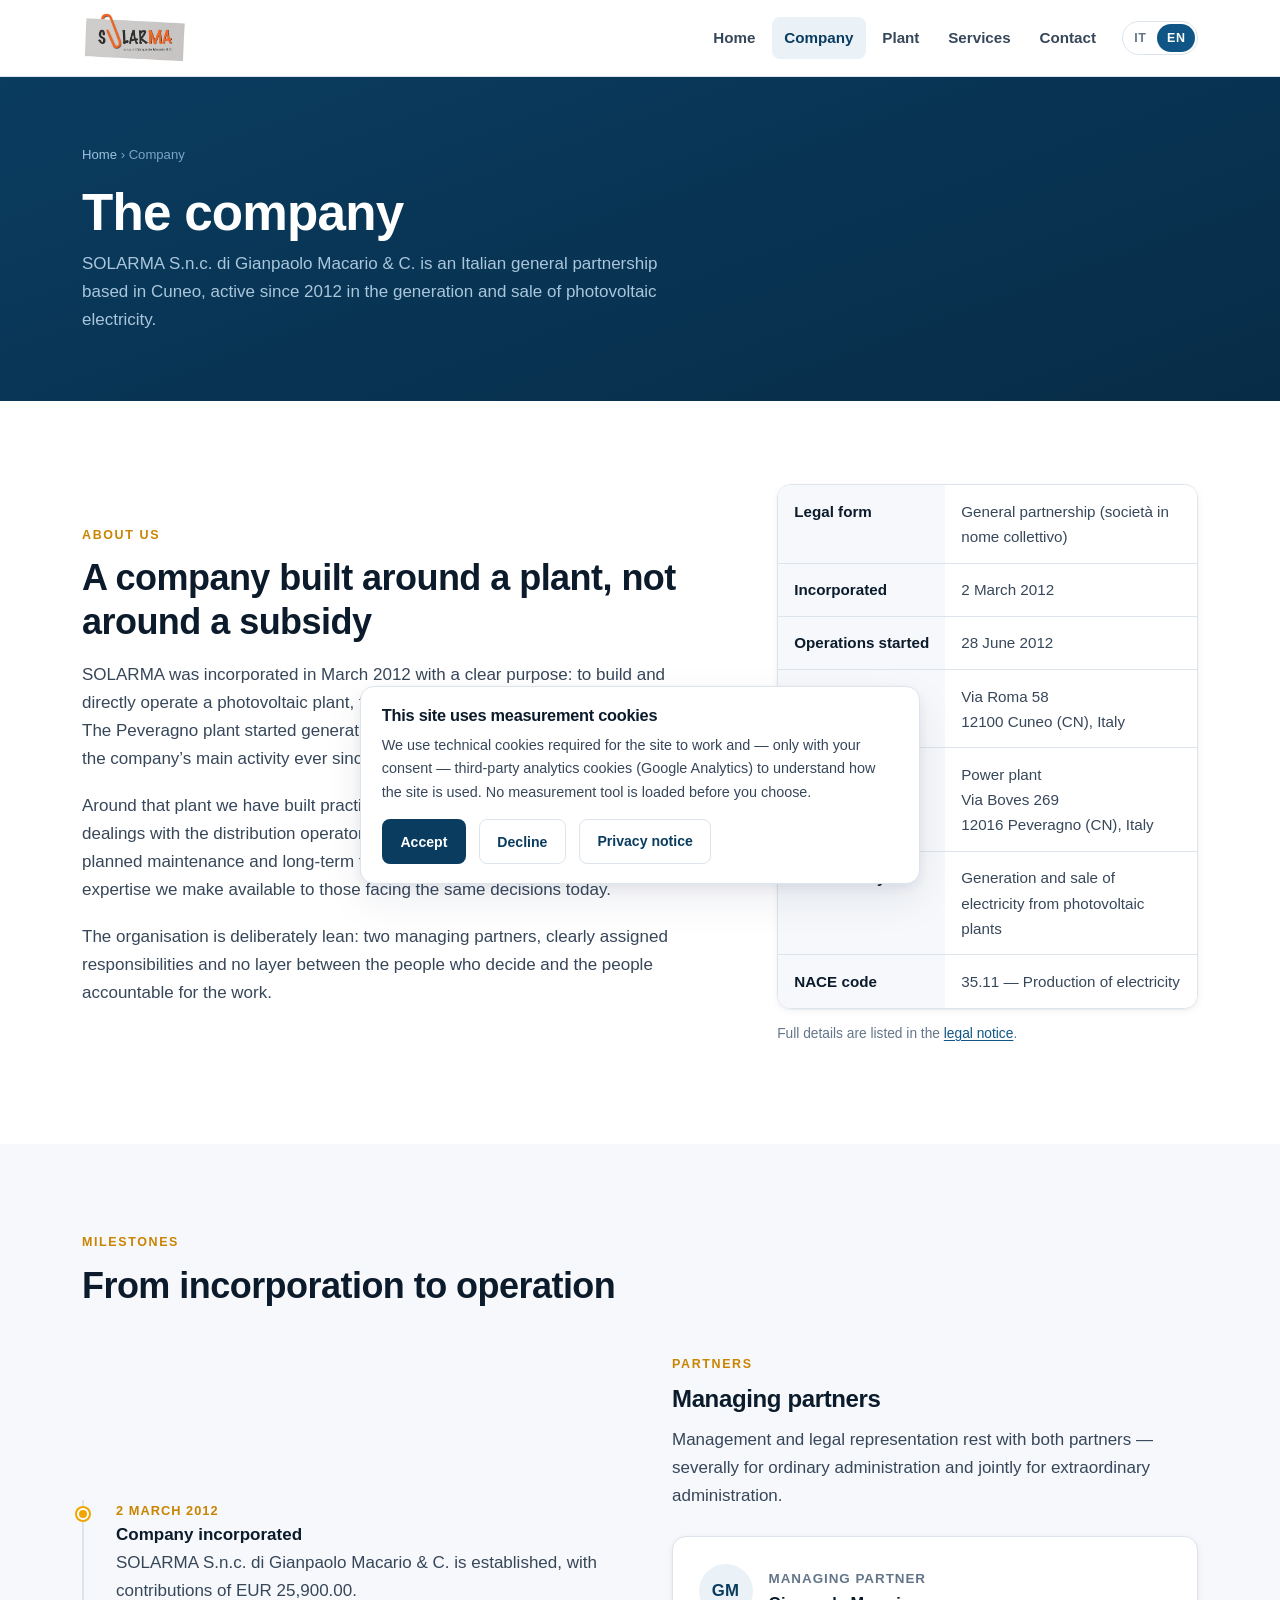
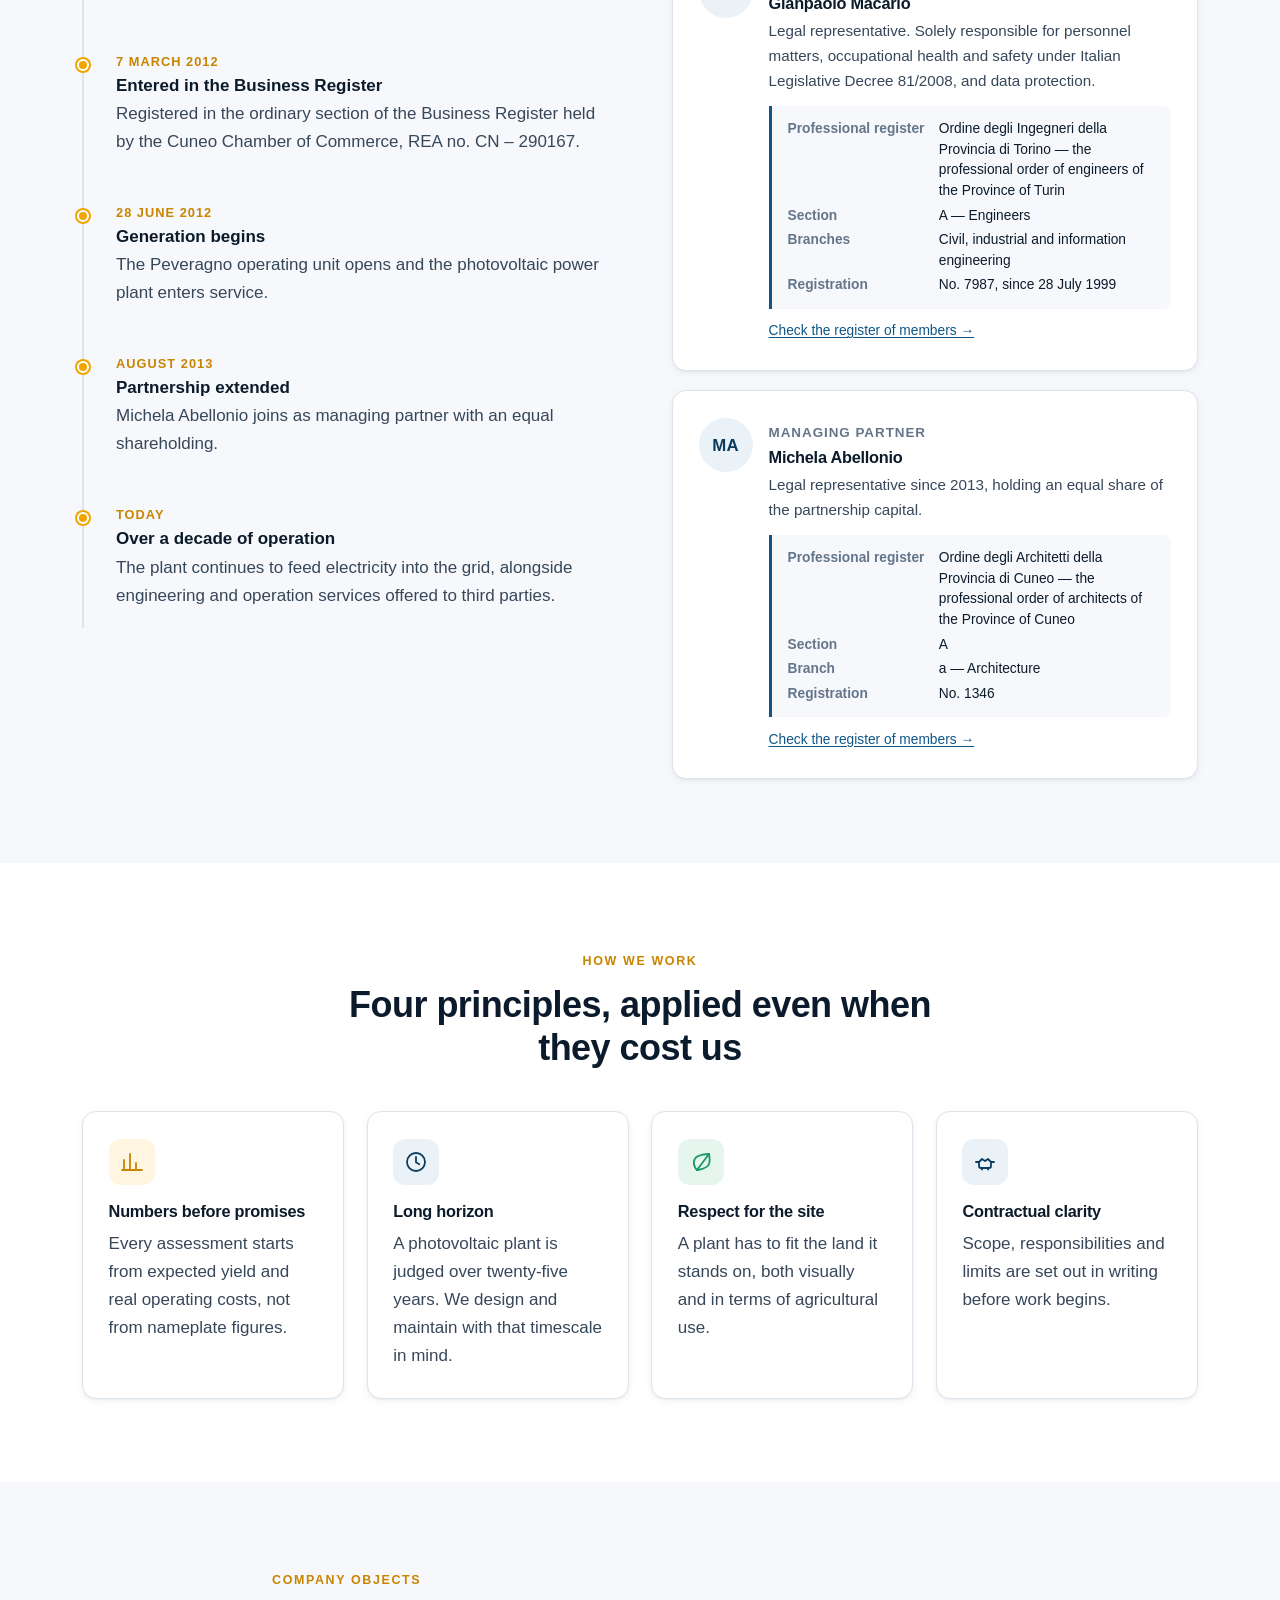
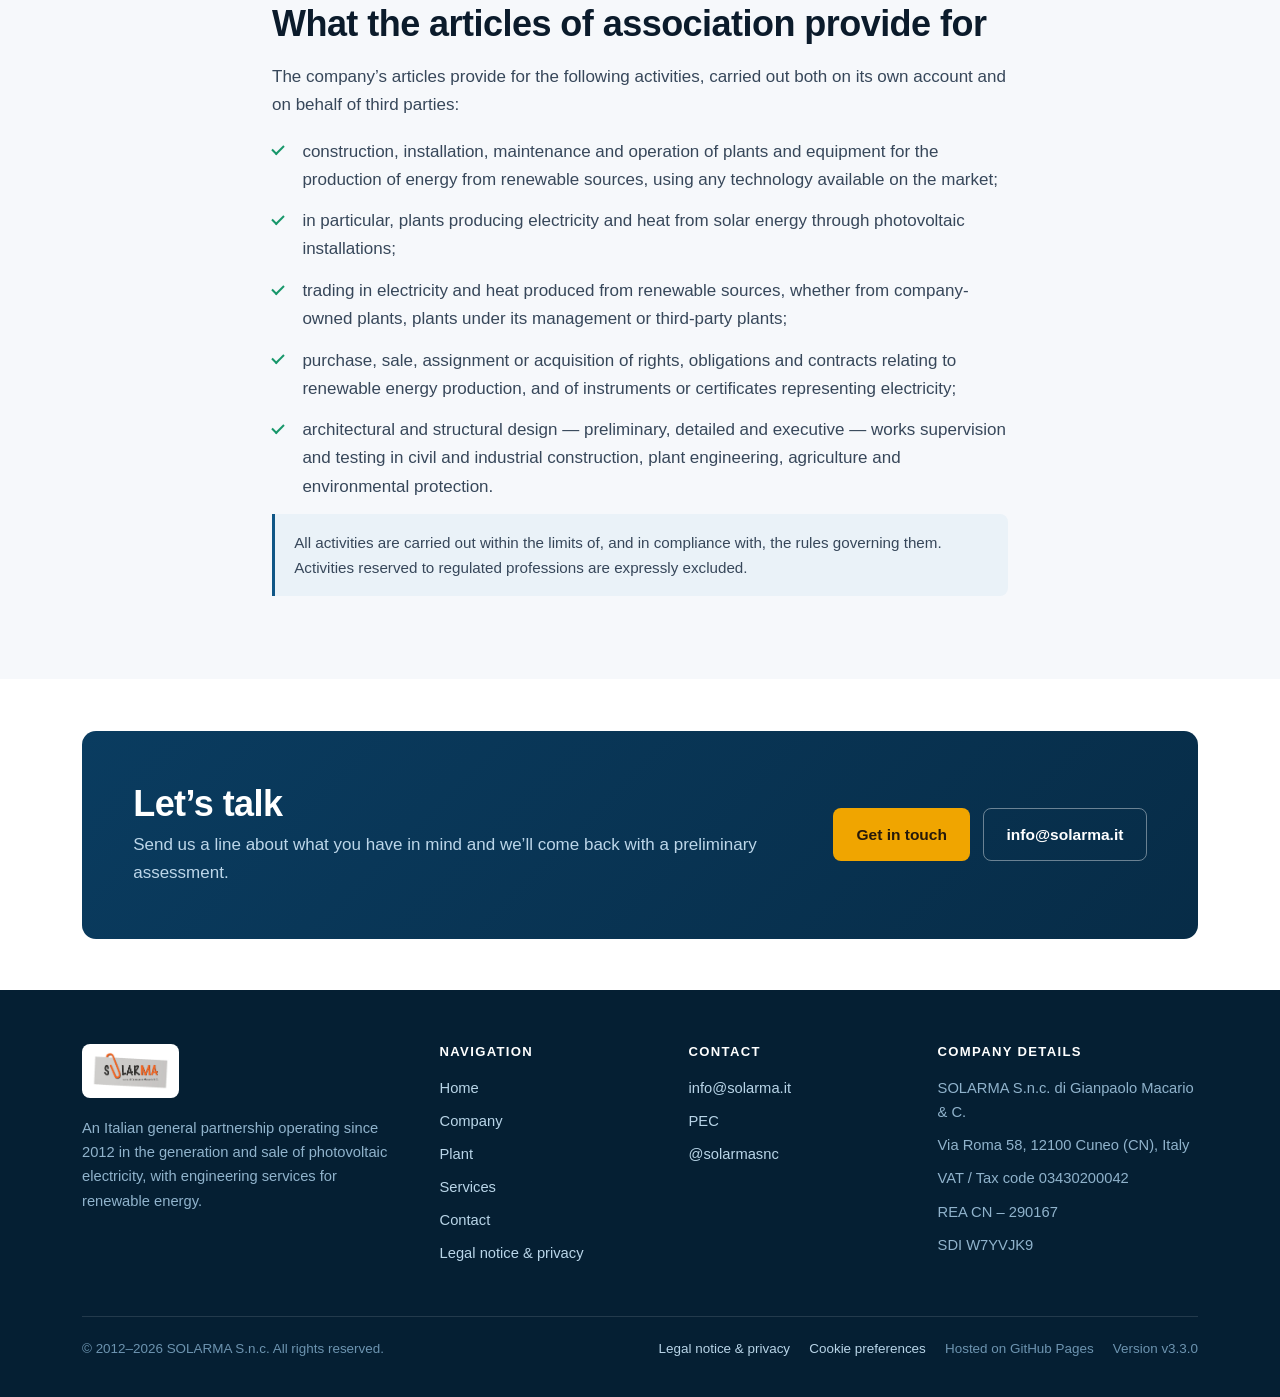
<file: en/company.html>
<!doctype html>
<html lang="en">
<head>
<meta charset="utf-8">
<meta name="viewport" content="width=device-width, initial-scale=1">
<title>The company &mdash; SOLARMA S.n.c.</title>
<meta name="description" content="History, partners, principles and company objects of SOLARMA S.n.c. di Gianpaolo Macario &amp; C., an Italian partnership based in Cuneo active in photovoltaics since 2012.">
<link rel="canonical" href="https://www.solarma.it/en/company.html">
<link rel="alternate" hreflang="en" href="https://www.solarma.it/en/company.html">
<link rel="alternate" hreflang="it" href="https://www.solarma.it/azienda.html">
<link rel="alternate" hreflang="x-default" href="https://www.solarma.it/">
<meta name="author" content="SOLARMA S.n.c. di Gianpaolo Macario &amp; C.">
<meta name="version" content="v3.3.0">
<meta name="robots" content="index, follow">

<meta property="og:type" content="website">
<meta property="og:site_name" content="SOLARMA S.n.c.">
<meta property="og:locale" content="en_GB">
<meta property="og:title" content="The company &mdash; SOLARMA S.n.c.">
<meta property="og:description" content="History, partners, principles and company objects of SOLARMA S.n.c. di Gianpaolo Macario &amp; C., an Italian partnership based in Cuneo active in photovoltaics since 2012.">
<meta property="og:url" content="https://www.solarma.it/en/company.html">
<meta property="og:image" content="https://www.solarma.it/assets/img/og-image.png">
<meta property="og:image:width" content="1200">
<meta property="og:image:height" content="630">
<meta name="twitter:card" content="summary_large_image">
<meta name="twitter:site" content="@solarmasnc">

<meta name="theme-color" content="#072c47">
<link rel="icon" href="../assets/img/favicon.ico" sizes="any">
<link rel="icon" href="../assets/img/favicon-32.png" type="image/png" sizes="32x32">
<link rel="apple-touch-icon" href="../assets/img/apple-touch-icon.png">
<link rel="stylesheet" href="../assets/css/site.css">
</head>
<body>
<a class="skip-link" href="#main">Skip to main content</a>
<header class="site-header">
  <div class="wrap site-header__inner">
    <a class="brand" href="index.html" aria-label="SOLARMA S.n.c. &mdash; back to the home page">
      <img src="../assets/img/SOLARMA_logo.png" alt="SOLARMA S.n.c. di Gianpaolo Macario &amp; C."
           width="357" height="176">
    </a>
    <button class="nav-toggle" type="button" aria-expanded="false" aria-controls="primary-nav"
            aria-label="Open navigation menu"><span></span></button>
    <nav class="nav" id="primary-nav" aria-label="Main navigation">
        <a href="index.html">Home</a>
        <a href="company.html" aria-current="page">Company</a>
        <a href="plant.html">Plant</a>
        <a href="services.html">Services</a>
        <!-- Temporarily hidden: awaiting real project data. Remove the hidden attribute to restore. -->
        <a href="services.html#architecture" hidden>Architecture</a>
        <a href="contact.html">Contact</a>
      <span class="lang">
        <a href="../azienda.html" hreflang="it" lang="it">IT</a>
        <a href="#" aria-current="true" hreflang="en" lang="en">EN</a>
      </span>
    </nav>
  </div>
</header>
<main id="main">

<section class="page-head">
  <div class="wrap">
    <nav class="breadcrumb" aria-label="Breadcrumb"><a href="index.html">Home</a> &rsaquo; Company</nav>
    <h1>The company</h1>
    <p>SOLARMA S.n.c. di Gianpaolo Macario &amp; C. is an Italian general partnership based in Cuneo, active since 2012 in the generation and sale of photovoltaic electricity.</p>
  </div>
</section>

<section class="section">
  <div class="wrap split split--wide-left">
    <div>
      <span class="eyebrow">About us</span>
      <h2>A company built around a plant, not around a subsidy</h2>
      <p>
        SOLARMA was incorporated in March 2012 with a clear purpose: to build and directly operate a
        photovoltaic plant, taking on the full industrial risk of running it. The Peveragno plant
        started generating on 28 June of the same year and has been the company&rsquo;s main activity
        ever since.
      </p>
      <p>
        Around that plant we have built practical expertise covering design, grid connection, dealings
        with the distribution operator and the national energy services agency, planned maintenance and
        long-term financial assessment. That is the same expertise we make available to those facing
        the same decisions today.
      </p>
      <p>
        The organisation is deliberately lean: two managing partners, clearly assigned responsibilities
        and no layer between the people who decide and the people accountable for the work.
      </p>
    </div>
    <div>
      <div class="table-card">
        <table class="data-table">
          <caption class="visually-hidden">Key company data</caption>
          <tbody>
            <tr><th scope="row">Legal form</th><td>General partnership (societ&agrave; in nome collettivo)</td></tr>
            <tr><th scope="row">Incorporated</th><td>2 March 2012</td></tr>
            <tr><th scope="row">Operations started</th><td>28 June 2012</td></tr>
            <tr><th scope="row">Registered office</th><td>Via Roma 58<br>12100 Cuneo (CN), Italy</td></tr>
            <tr><th scope="row">Operating unit</th><td>Power plant<br>Via Boves 269<br>12016 Peveragno (CN), Italy</td></tr>
            <tr><th scope="row">Main activity</th><td>Generation and sale of electricity from photovoltaic plants</td></tr>
            <tr><th scope="row">NACE code</th><td>35.11 &mdash; Production of electricity</td></tr>
          </tbody>
        </table>
      </div>
      <p style="font-size:.86rem;color:var(--ink-mute);margin-top:.9rem">
        Full details are listed in the <a href="legal.html#company-details">legal notice</a>.
      </p>
    </div>
  </div>
</section>

<section class="section section--alt">
  <div class="wrap">
    <div class="section-head">
      <span class="eyebrow">Milestones</span>
      <h2>From incorporation to operation</h2>
    </div>
    <div class="split">
      <ol class="timeline">
        <li>
          <span class="timeline__date">2 March 2012</span>
          <span class="timeline__title">Company incorporated</span>
          <p>SOLARMA S.n.c. di Gianpaolo Macario &amp; C. is established, with contributions of
             EUR 25,900.00.</p>
        </li>
        <li>
          <span class="timeline__date">7 March 2012</span>
          <span class="timeline__title">Entered in the Business Register</span>
          <p>Registered in the ordinary section of the Business Register held by the Cuneo Chamber of
             Commerce, REA no. CN&nbsp;&ndash;&nbsp;290167.</p>
        </li>
        <li>
          <span class="timeline__date">28 June 2012</span>
          <span class="timeline__title">Generation begins</span>
          <p>The Peveragno operating unit opens and the photovoltaic power plant enters service.</p>
        </li>
        <li>
          <span class="timeline__date">August 2013</span>
          <span class="timeline__title">Partnership extended</span>
          <p>Michela Abellonio joins as managing partner with an equal shareholding.</p>
        </li>
        <li>
          <span class="timeline__date">Today</span>
          <span class="timeline__title">Over a decade of operation</span>
          <p>The plant continues to feed electricity into the grid, alongside engineering and
             operation services offered to third parties.</p>
        </li>
      </ol>
      <div>
        <div class="section-head" style="margin-bottom:1.6rem">
          <span class="eyebrow" id="partners">Partners</span>
          <h3 style="font-size:1.5rem">Managing partners</h3>
          <p style="margin-bottom:0">
            Management and legal representation rest with both partners &mdash; severally for ordinary
            administration and jointly for extraordinary administration.
          </p>
        </div>
        <div class="card" style="margin-bottom:1.2rem">
          <div class="person">
            <div class="person__avatar">GM</div>
            <div>
              <span class="person__role">Managing partner</span>
              <h4 style="margin:.1rem 0 .3rem">Gianpaolo Macario</h4>
              <p style="margin-bottom:.8rem;font-size:.95rem">
                Legal representative. Solely responsible for personnel matters, occupational health and
                safety under Italian Legislative Decree 81/2008, and data protection.
              </p>
              <dl class="credential">
                <dt>Professional register</dt>
                <dd>Ordine degli Ingegneri della Provincia di Torino
                    &mdash; the professional order of engineers of the Province of Turin</dd>
                <dt>Section</dt>
                <dd>A &mdash; Engineers</dd>
                <dt>Branches</dt>
                <dd>Civil, industrial and information engineering</dd>
                <dt>Registration</dt>
                <dd>No. 7987, since 28 July 1999</dd>
              </dl>
              <p>
                <a href="https://torino.ordingegneri.it/ordine/elenco-iscritti/"
                   rel="noopener" target="_blank">Check the register of members &rarr;</a>
              </p>
            </div>
          </div>
        </div>
        <div class="card">
          <div class="person">
            <div class="person__avatar">MA</div>
            <div>
              <span class="person__role">Managing partner</span>
              <h4 style="margin:.1rem 0 .3rem">Michela Abellonio</h4>
              <p style="margin-bottom:.8rem;font-size:.95rem">
                Legal representative since 2013, holding an equal share of the partnership capital.
              </p>
              <dl class="credential">
                <dt>Professional register</dt>
                <dd>Ordine degli Architetti della Provincia di Cuneo
                    &mdash; the professional order of architects of the Province of Cuneo</dd>
                <dt>Section</dt>
                <dd>A</dd>
                <dt>Branch</dt>
                <dd>a &mdash; Architecture</dd>
                <dt>Registration</dt>
                <dd>No. 1346</dd>
              </dl>
              <p>
                <a href="https://architetticuneo.it/ricerca-iscritto/"
                   rel="noopener" target="_blank">Check the register of members &rarr;</a>
              </p>
            </div>
          </div>
        </div>
      </div>
    </div>
  </div>
</section>

<section class="section">
  <div class="wrap">
    <div class="section-head section-head--center">
      <span class="eyebrow">How we work</span>
      <h2>Four principles, applied even when they cost us</h2>
    </div>
    <div class="grid grid--4">
      <div class="card">
        <div class="card__icon card__icon--solar"><svg viewBox="0 0 24 24" fill="none" stroke="currentColor" stroke-width="1.8" stroke-linecap="round" stroke-linejoin="round" aria-hidden="true"><path d="M4 20V10M10 20V4M16 20v-7M22 20H2"/></svg></div>
        <h4>Numbers before promises</h4>
        <p>Every assessment starts from expected yield and real operating costs, not from nameplate
           figures.</p>
      </div>
      <div class="card">
        <div class="card__icon"><svg viewBox="0 0 24 24" fill="none" stroke="currentColor" stroke-width="1.8" stroke-linecap="round" stroke-linejoin="round" aria-hidden="true"><circle cx="12" cy="12" r="9"/><path d="M12 7v5.2l3.2 2"/></svg></div>
        <h4>Long horizon</h4>
        <p>A photovoltaic plant is judged over twenty-five years. We design and maintain with that
           timescale in mind.</p>
      </div>
      <div class="card">
        <div class="card__icon card__icon--leaf"><svg viewBox="0 0 24 24" fill="none" stroke="currentColor" stroke-width="1.8" stroke-linecap="round" stroke-linejoin="round" aria-hidden="true"><path d="M20 4S8 4 5.5 9.5 8 20 8 20s10-1 12-6c1.3-3.3 0-10 0-10Z"/><path d="M8 20 20 4"/></svg></div>
        <h4>Respect for the site</h4>
        <p>A plant has to fit the land it stands on, both visually and in terms of agricultural use.</p>
      </div>
      <div class="card">
        <div class="card__icon"><svg viewBox="0 0 24 24" fill="none" stroke="currentColor" stroke-width="1.8" stroke-linecap="round" stroke-linejoin="round" aria-hidden="true"><path d="M3 12h3l3-3 3 2 3-2 3 3h3"/><path d="M6 12v4a2 2 0 0 0 2 2h8a2 2 0 0 0 2-2v-4"/><path d="M9 18v1.5M15 18v1.5"/></svg></div>
        <h4>Contractual clarity</h4>
        <p>Scope, responsibilities and limits are set out in writing before work begins.</p>
      </div>
    </div>
  </div>
</section>

<section class="section section--alt">
  <div class="wrap wrap--narrow">
    <span class="eyebrow">Company objects</span>
    <h2>What the articles of association provide for</h2>
    <p>
      The company&rsquo;s articles provide for the following activities, carried out both on its own
      account and on behalf of third parties:
    </p>
    <ul class="checklist">
      <li>construction, installation, maintenance and operation of plants and equipment for the
          production of energy from renewable sources, using any technology available on the market;</li>
      <li>in particular, plants producing electricity and heat from solar energy through photovoltaic
          installations;</li>
      <li>trading in electricity and heat produced from renewable sources, whether from company-owned
          plants, plants under its management or third-party plants;</li>
      <li>purchase, sale, assignment or acquisition of rights, obligations and contracts relating to
          renewable energy production, and of instruments or certificates representing electricity;</li>
      <li>architectural and structural design &mdash; preliminary, detailed and executive &mdash; works
          supervision and testing in civil and industrial construction, plant engineering, agriculture
          and environmental protection.</li>
    </ul>
    <div class="note note--info">
      <p>
        All activities are carried out within the limits of, and in compliance with, the rules
        governing them. Activities reserved to regulated professions are expressly excluded.
      </p>
    </div>
  </div>
</section>

<section class="section section--tight">
  <div class="wrap">
    <div class="cta-band">
      <div>
        <h2>Let&rsquo;s talk</h2>
        <p>Send us a line about what you have in mind and we&rsquo;ll come back with a preliminary assessment.</p>
      </div>
      <div class="btn-row">
        <a class="btn btn--primary" href="contact.html">Get in touch</a>
        <a class="btn btn--ghost" href="mailto:info@solarma.it">info@solarma.it</a>
      </div>
    </div>
  </div>
</section>

</main>
<footer class="site-footer">
  <div class="wrap">
    <div class="footer-grid">
      <div class="footer-brand">
        <img src="../assets/img/SOLARMA_logo.png" alt="SOLARMA S.n.c. di Gianpaolo Macario &amp; C."
             width="357" height="176">
        <p>An Italian general partnership operating since 2012 in the generation and sale of photovoltaic electricity, with engineering services for renewable energy.</p>
      </div>
      <div>
        <h4>Navigation</h4>
        <ul class="footer-list">
          <li><a href="index.html">Home</a></li>
          <li><a href="company.html">Company</a></li>
          <li><a href="plant.html">Plant</a></li>
          <li><a href="services.html">Services</a></li>
          <li hidden><a href="services.html#architecture">Architecture</a></li>
          <li><a href="contact.html">Contact</a></li>
          <li><a href="legal.html">Legal notice &amp; privacy</a></li>
        </ul>
      </div>
      <div>
        <h4>Contact</h4>
        <ul class="footer-list">
          <li><a href="mailto:info@solarma.it">info@solarma.it</a></li>
          <li><a href="mailto:gianpaolo.macario@ingpec.eu">PEC</a></li>
          <li><a href="https://twitter.com/solarmasnc/" rel="me noopener">@solarmasnc</a></li>
        </ul>
      </div>
      <div>
        <h4>Company details</h4>
        <ul class="footer-list">
          <li>SOLARMA S.n.c. di Gianpaolo Macario &amp; C.</li>
          <li>Via Roma 58, 12100 Cuneo (CN), Italy</li>
          <li>VAT / Tax code 03430200042</li>
          <li>REA CN&nbsp;&ndash;&nbsp;290167</li>
          <li>SDI W7YVJK9</li>
        </ul>
      </div>
    </div>
    <div class="footer-legal">
      <span>&copy; 2012&ndash;2026 SOLARMA S.n.c. All rights reserved.</span>
      <ul>
        <li><a href="legal.html">Legal notice &amp; privacy</a></li>
        <li><a href="#" data-consent-reset>Cookie preferences</a></li>
        <li>Hosted on GitHub Pages</li>
        <li>Version <span data-site-version>v3.3.0</span></li>
      </ul>
    </div>
  </div>
</footer>

<div class="cookie-bar" id="cookie-bar" role="dialog" aria-live="polite"
     aria-label="This site uses measurement cookies" hidden>
  <h4 style="margin-bottom:.5rem">This site uses measurement cookies</h4>
  <p>We use technical cookies required for the site to work and — only with your consent — third-party analytics cookies (Google Analytics) to understand how the site is used. No measurement tool is loaded before you choose.</p>
  <div class="btn-row">
    <button class="btn btn--dark" type="button" data-consent="accept">Accept</button>
    <button class="btn btn--outline" type="button" data-consent="reject">Decline</button>
    <a class="btn btn--outline" href="legal.html#cookie">Privacy notice</a>
  </div>
</div>

<script src="../assets/js/site.js" defer></script>
</body>
</html>
</file>
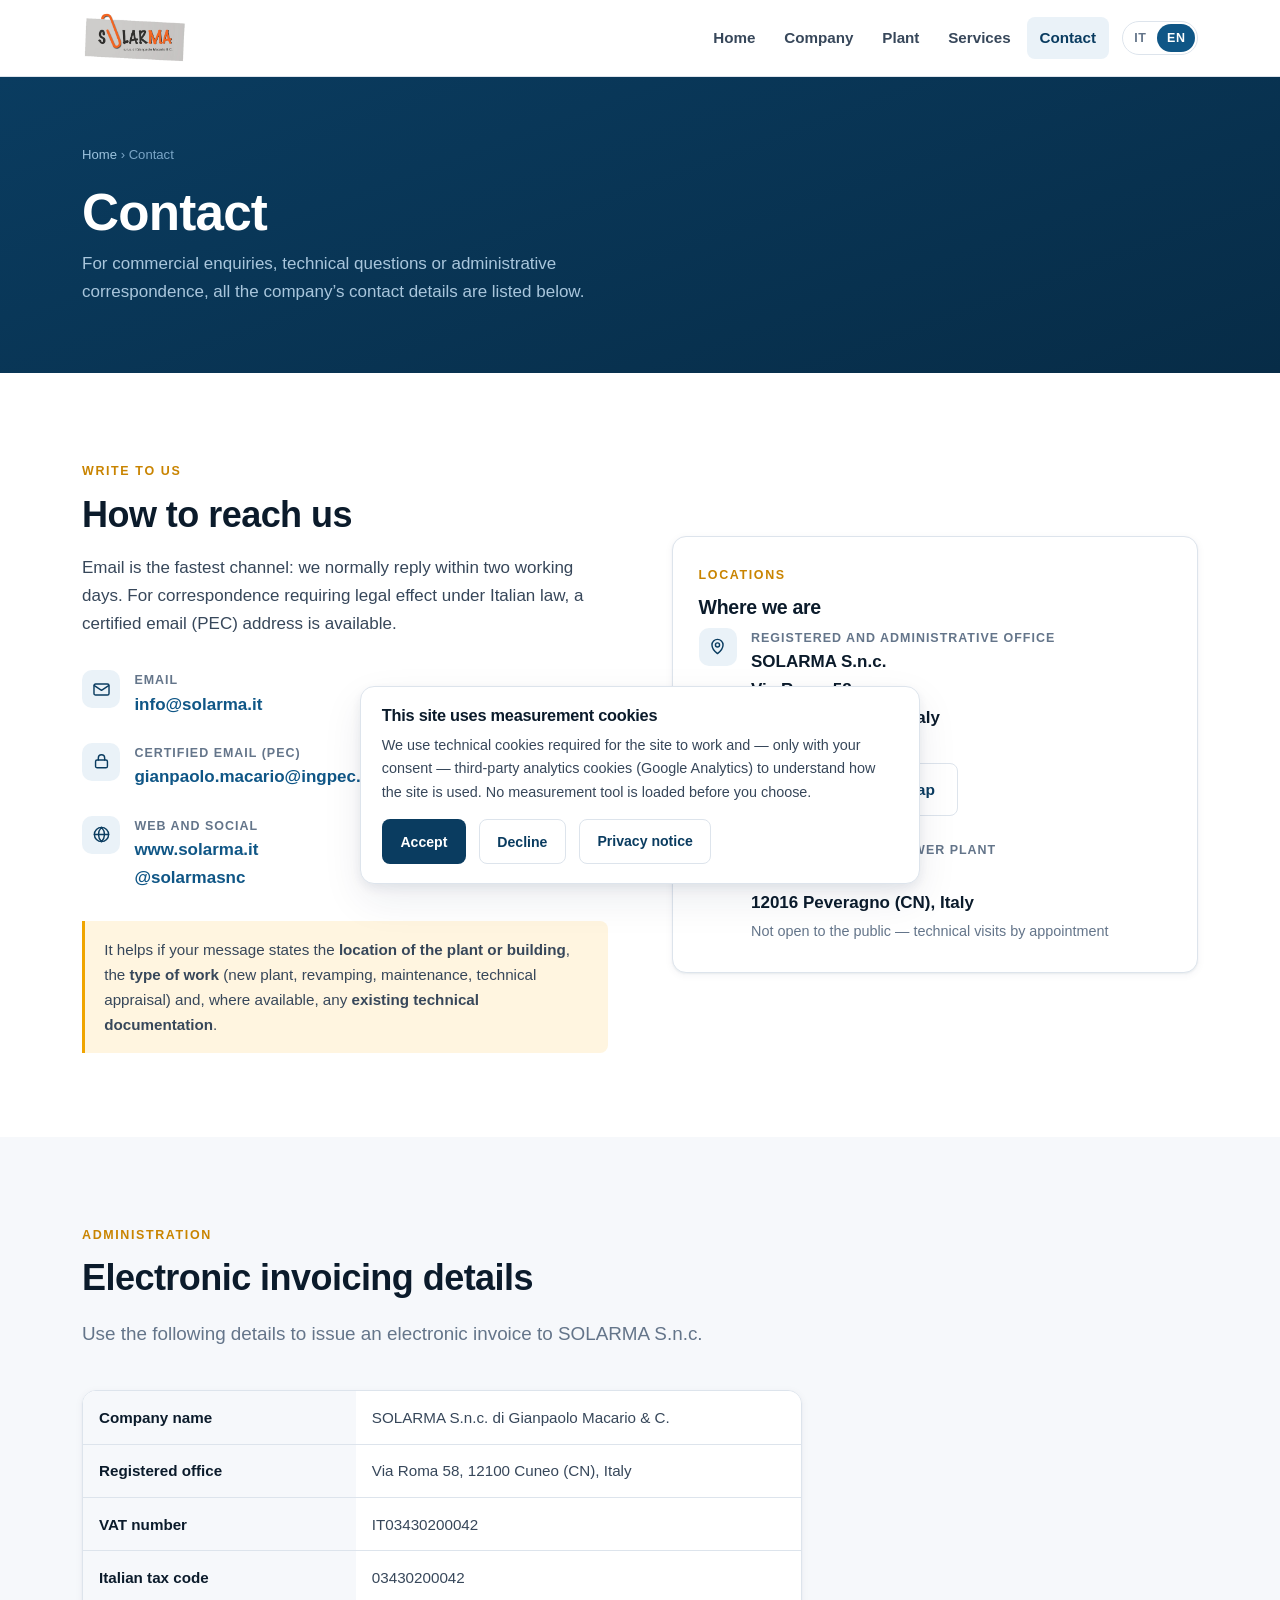
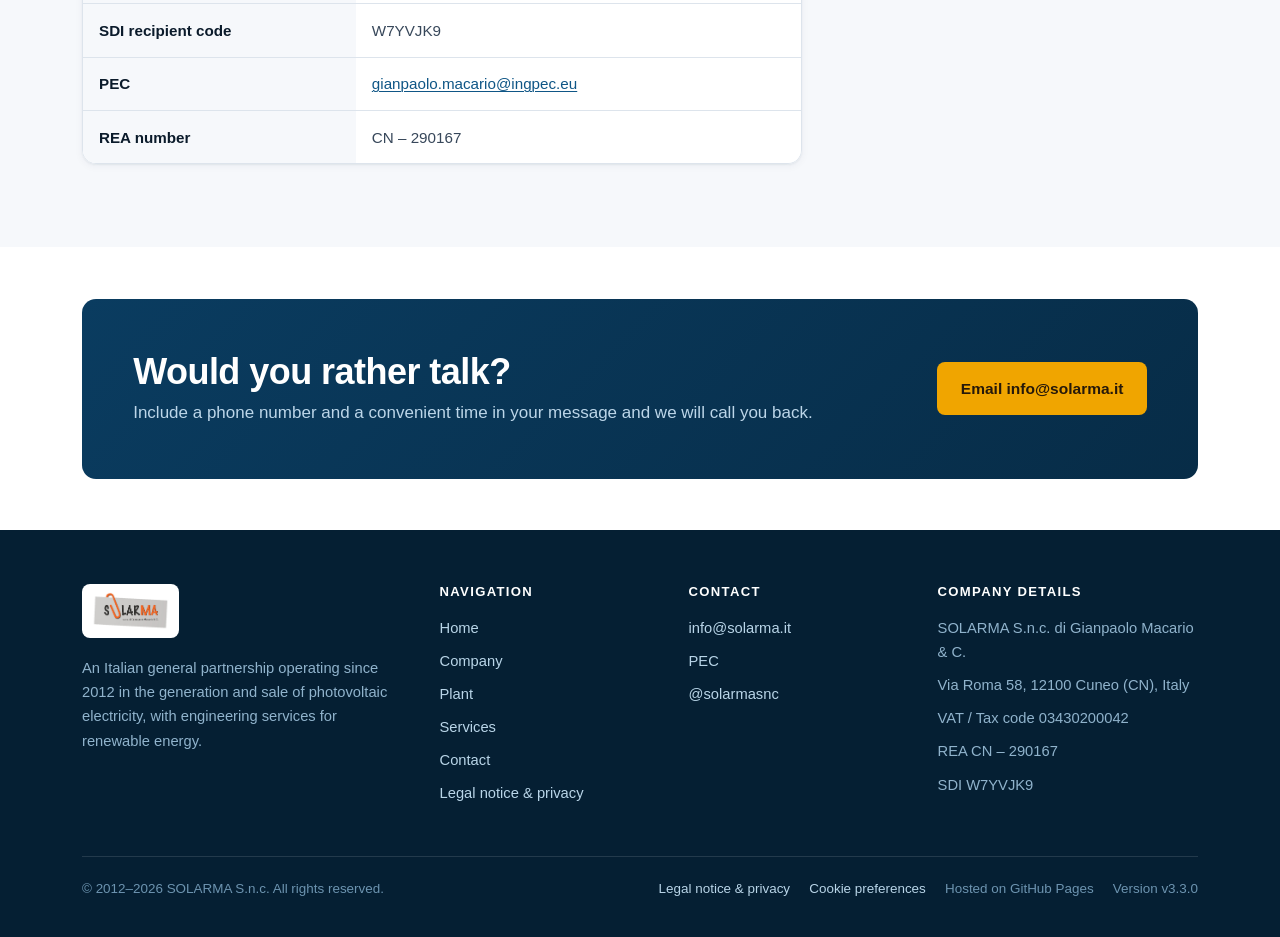
<file: en/contact.html>
<!doctype html>
<html lang="en">
<head>
<meta charset="utf-8">
<meta name="viewport" content="width=device-width, initial-scale=1">
<title>Contact &mdash; SOLARMA S.n.c.</title>
<meta name="description" content="Contact details for SOLARMA S.n.c.: email, certified email, registered office in Cuneo, the Peveragno operating unit and electronic invoicing details.">
<link rel="canonical" href="https://www.solarma.it/en/contact.html">
<link rel="alternate" hreflang="en" href="https://www.solarma.it/en/contact.html">
<link rel="alternate" hreflang="it" href="https://www.solarma.it/contatti.html">
<link rel="alternate" hreflang="x-default" href="https://www.solarma.it/">
<meta name="author" content="SOLARMA S.n.c. di Gianpaolo Macario &amp; C.">
<meta name="version" content="v3.3.0">
<meta name="robots" content="index, follow">

<meta property="og:type" content="website">
<meta property="og:site_name" content="SOLARMA S.n.c.">
<meta property="og:locale" content="en_GB">
<meta property="og:title" content="Contact &mdash; SOLARMA S.n.c.">
<meta property="og:description" content="Contact details for SOLARMA S.n.c.: email, certified email, registered office in Cuneo, the Peveragno operating unit and electronic invoicing details.">
<meta property="og:url" content="https://www.solarma.it/en/contact.html">
<meta property="og:image" content="https://www.solarma.it/assets/img/og-image.png">
<meta property="og:image:width" content="1200">
<meta property="og:image:height" content="630">
<meta name="twitter:card" content="summary_large_image">
<meta name="twitter:site" content="@solarmasnc">

<meta name="theme-color" content="#072c47">
<link rel="icon" href="../assets/img/favicon.ico" sizes="any">
<link rel="icon" href="../assets/img/favicon-32.png" type="image/png" sizes="32x32">
<link rel="apple-touch-icon" href="../assets/img/apple-touch-icon.png">
<link rel="stylesheet" href="../assets/css/site.css">
</head>
<body>
<a class="skip-link" href="#main">Skip to main content</a>
<header class="site-header">
  <div class="wrap site-header__inner">
    <a class="brand" href="index.html" aria-label="SOLARMA S.n.c. &mdash; back to the home page">
      <img src="../assets/img/SOLARMA_logo.png" alt="SOLARMA S.n.c. di Gianpaolo Macario &amp; C."
           width="357" height="176">
    </a>
    <button class="nav-toggle" type="button" aria-expanded="false" aria-controls="primary-nav"
            aria-label="Open navigation menu"><span></span></button>
    <nav class="nav" id="primary-nav" aria-label="Main navigation">
        <a href="index.html">Home</a>
        <a href="company.html">Company</a>
        <a href="plant.html">Plant</a>
        <a href="services.html">Services</a>
        <!-- Temporarily hidden: awaiting real project data. Remove the hidden attribute to restore. -->
        <a href="services.html#architecture" hidden>Architecture</a>
        <a href="contact.html" aria-current="page">Contact</a>
      <span class="lang">
        <a href="../contatti.html" hreflang="it" lang="it">IT</a>
        <a href="#" aria-current="true" hreflang="en" lang="en">EN</a>
      </span>
    </nav>
  </div>
</header>
<main id="main">

<section class="page-head">
  <div class="wrap">
    <nav class="breadcrumb" aria-label="Breadcrumb"><a href="index.html">Home</a> &rsaquo; Contact</nav>
    <h1>Contact</h1>
    <p>For commercial enquiries, technical questions or administrative correspondence, all the company&rsquo;s contact details are listed below.</p>
  </div>
</section>

<section class="section">
  <div class="wrap split">
    <div>
      <span class="eyebrow">Write to us</span>
      <h2>How to reach us</h2>
      <p>
        Email is the fastest channel: we normally reply within two working days. For correspondence
        requiring legal effect under Italian law, a certified email (PEC) address is available.
      </p>
      <div style="margin-top:2rem">
        
      <div class="contact-item">
        <div class="contact-item__icon"><svg viewBox="0 0 24 24" fill="none" stroke="currentColor" stroke-width="1.8" stroke-linecap="round" stroke-linejoin="round" aria-hidden="true"><rect x="2.5" y="5" width="19" height="14" rx="2"/><path d="m3 7 9 6 9-6"/></svg></div>
        <div>
          <div class="contact-item__label">Email</div>
          <div class="contact-item__value"><a href="mailto:info@solarma.it">info@solarma.it</a></div>
        </div>
      </div>
        
      <div class="contact-item">
        <div class="contact-item__icon"><svg viewBox="0 0 24 24" fill="none" stroke="currentColor" stroke-width="1.8" stroke-linecap="round" stroke-linejoin="round" aria-hidden="true"><rect x="4.5" y="10" width="15" height="10" rx="2"/><path d="M8 10V7.5a4 4 0 0 1 8 0V10"/></svg></div>
        <div>
          <div class="contact-item__label">Certified email (PEC)</div>
          <div class="contact-item__value"><a href="mailto:gianpaolo.macario@ingpec.eu">gianpaolo.macario@ingpec.eu</a></div>
        </div>
      </div>
        
      <div class="contact-item">
        <div class="contact-item__icon"><svg viewBox="0 0 24 24" fill="none" stroke="currentColor" stroke-width="1.8" stroke-linecap="round" stroke-linejoin="round" aria-hidden="true"><circle cx="12" cy="12" r="9"/><path d="M3 12h18M12 3c2.5 2.6 3.8 5.7 3.8 9S14.5 18.4 12 21c-2.5-2.6-3.8-5.7-3.8-9S9.5 5.6 12 3Z"/></svg></div>
        <div>
          <div class="contact-item__label">Web and social</div>
          <div class="contact-item__value"><a href="https://www.solarma.it/">www.solarma.it</a><br><a href="https://twitter.com/solarmasnc/" rel="me noopener">@solarmasnc</a></div>
        </div>
      </div>
      </div>
      <div class="note" style="margin-top:1.8rem">
        <p>
          It helps if your message states the <strong>location of the plant or building</strong>, the
          <strong>type of work</strong> (new plant, revamping, maintenance, technical appraisal) and,
          where available, any <strong>existing technical documentation</strong>.
        </p>
      </div>
    </div>
    <div>
      <div class="card">
        <span class="eyebrow">Locations</span>
        <h3>Where we are</h3>
        
      <div class="contact-item">
        <div class="contact-item__icon"><svg viewBox="0 0 24 24" fill="none" stroke="currentColor" stroke-width="1.8" stroke-linecap="round" stroke-linejoin="round" aria-hidden="true"><path d="M12 21s7-5.6 7-11a7 7 0 1 0-14 0c0 5.4 7 11 7 11Z"/><circle cx="12" cy="10" r="2.6"/></svg></div>
        <div>
          <div class="contact-item__label">Registered and administrative office</div>
          <div class="contact-item__value">SOLARMA S.n.c.<br>Via Roma 58<br>12100 Cuneo (CN), Italy</div>
        </div>
      </div>
        <div class="btn-row" style="margin:.4rem 0 1.5rem">
          <a class="btn btn--outline"
             href="https://maps.google.com/?q=44.3916763,7.549607"
             rel="noopener" target="_blank">Registered office on the map</a>
        </div>

      <div class="contact-item">
        <div class="contact-item__icon"><svg viewBox="0 0 24 24" fill="none" stroke="currentColor" stroke-width="1.8" stroke-linecap="round" stroke-linejoin="round" aria-hidden="true"><path d="M3 16 6 6h12l3 10Z"/><path d="M12 6v10M4.5 11h15M9 16l1-10M15 16l-1-10"/><path d="M12 16v5M9 21h6"/></svg></div>
        <div>
          <div class="contact-item__label">Operating unit &mdash; power plant</div>
          <div class="contact-item__value">Via Boves 269<br>12016 Peveragno (CN), Italy<br><span style="font-weight:400;color:var(--ink-mute);font-size:.9rem">Not open to the public &mdash; technical visits by appointment</span></div>
        </div>
      </div>
      </div>
    </div>
  </div>
</section>

<section class="section section--alt">
  <div class="wrap">
    <div class="section-head">
      <span class="eyebrow">Administration</span>
      <h2>Electronic invoicing details</h2>
      <p class="lede">
        Use the following details to issue an electronic invoice to SOLARMA S.n.c.
      </p>
    </div>
    <div class="table-card" style="max-width:720px">
      <table class="data-table">
        <caption class="visually-hidden">Invoicing details</caption>
        <tbody>
          <tr><th scope="row">Company name</th><td>SOLARMA S.n.c. di Gianpaolo Macario &amp; C.</td></tr>
          <tr><th scope="row">Registered office</th><td>Via Roma 58, 12100 Cuneo (CN), Italy</td></tr>
          <tr><th scope="row">VAT number</th><td>IT03430200042</td></tr>
          <tr><th scope="row">Italian tax code</th><td>03430200042</td></tr>
          <tr><th scope="row">SDI recipient code</th><td>W7YVJK9</td></tr>
          <tr><th scope="row">PEC</th><td><a href="mailto:gianpaolo.macario@ingpec.eu">gianpaolo.macario@ingpec.eu</a></td></tr>
          <tr><th scope="row">REA number</th><td>CN &ndash; 290167</td></tr>
        </tbody>
      </table>
    </div>
  </div>
</section>

<section class="section section--tight">
  <div class="wrap">
    <div class="cta-band">
      <div>
        <h2>Would you rather talk?</h2>
        <p>Include a phone number and a convenient time in your message and we will call you back.</p>
      </div>
      <div class="btn-row">
        <a class="btn btn--primary" href="mailto:info@solarma.it?subject=Contact%20request">Email info@solarma.it</a>
      </div>
    </div>
  </div>
</section>

</main>
<footer class="site-footer">
  <div class="wrap">
    <div class="footer-grid">
      <div class="footer-brand">
        <img src="../assets/img/SOLARMA_logo.png" alt="SOLARMA S.n.c. di Gianpaolo Macario &amp; C."
             width="357" height="176">
        <p>An Italian general partnership operating since 2012 in the generation and sale of photovoltaic electricity, with engineering services for renewable energy.</p>
      </div>
      <div>
        <h4>Navigation</h4>
        <ul class="footer-list">
          <li><a href="index.html">Home</a></li>
          <li><a href="company.html">Company</a></li>
          <li><a href="plant.html">Plant</a></li>
          <li><a href="services.html">Services</a></li>
          <li hidden><a href="services.html#architecture">Architecture</a></li>
          <li><a href="contact.html">Contact</a></li>
          <li><a href="legal.html">Legal notice &amp; privacy</a></li>
        </ul>
      </div>
      <div>
        <h4>Contact</h4>
        <ul class="footer-list">
          <li><a href="mailto:info@solarma.it">info@solarma.it</a></li>
          <li><a href="mailto:gianpaolo.macario@ingpec.eu">PEC</a></li>
          <li><a href="https://twitter.com/solarmasnc/" rel="me noopener">@solarmasnc</a></li>
        </ul>
      </div>
      <div>
        <h4>Company details</h4>
        <ul class="footer-list">
          <li>SOLARMA S.n.c. di Gianpaolo Macario &amp; C.</li>
          <li>Via Roma 58, 12100 Cuneo (CN), Italy</li>
          <li>VAT / Tax code 03430200042</li>
          <li>REA CN&nbsp;&ndash;&nbsp;290167</li>
          <li>SDI W7YVJK9</li>
        </ul>
      </div>
    </div>
    <div class="footer-legal">
      <span>&copy; 2012&ndash;2026 SOLARMA S.n.c. All rights reserved.</span>
      <ul>
        <li><a href="legal.html">Legal notice &amp; privacy</a></li>
        <li><a href="#" data-consent-reset>Cookie preferences</a></li>
        <li>Hosted on GitHub Pages</li>
        <li>Version <span data-site-version>v3.3.0</span></li>
      </ul>
    </div>
  </div>
</footer>

<div class="cookie-bar" id="cookie-bar" role="dialog" aria-live="polite"
     aria-label="This site uses measurement cookies" hidden>
  <h4 style="margin-bottom:.5rem">This site uses measurement cookies</h4>
  <p>We use technical cookies required for the site to work and — only with your consent — third-party analytics cookies (Google Analytics) to understand how the site is used. No measurement tool is loaded before you choose.</p>
  <div class="btn-row">
    <button class="btn btn--dark" type="button" data-consent="accept">Accept</button>
    <button class="btn btn--outline" type="button" data-consent="reject">Decline</button>
    <a class="btn btn--outline" href="legal.html#cookie">Privacy notice</a>
  </div>
</div>

<script src="../assets/js/site.js" defer></script>
</body>
</html>
</file>
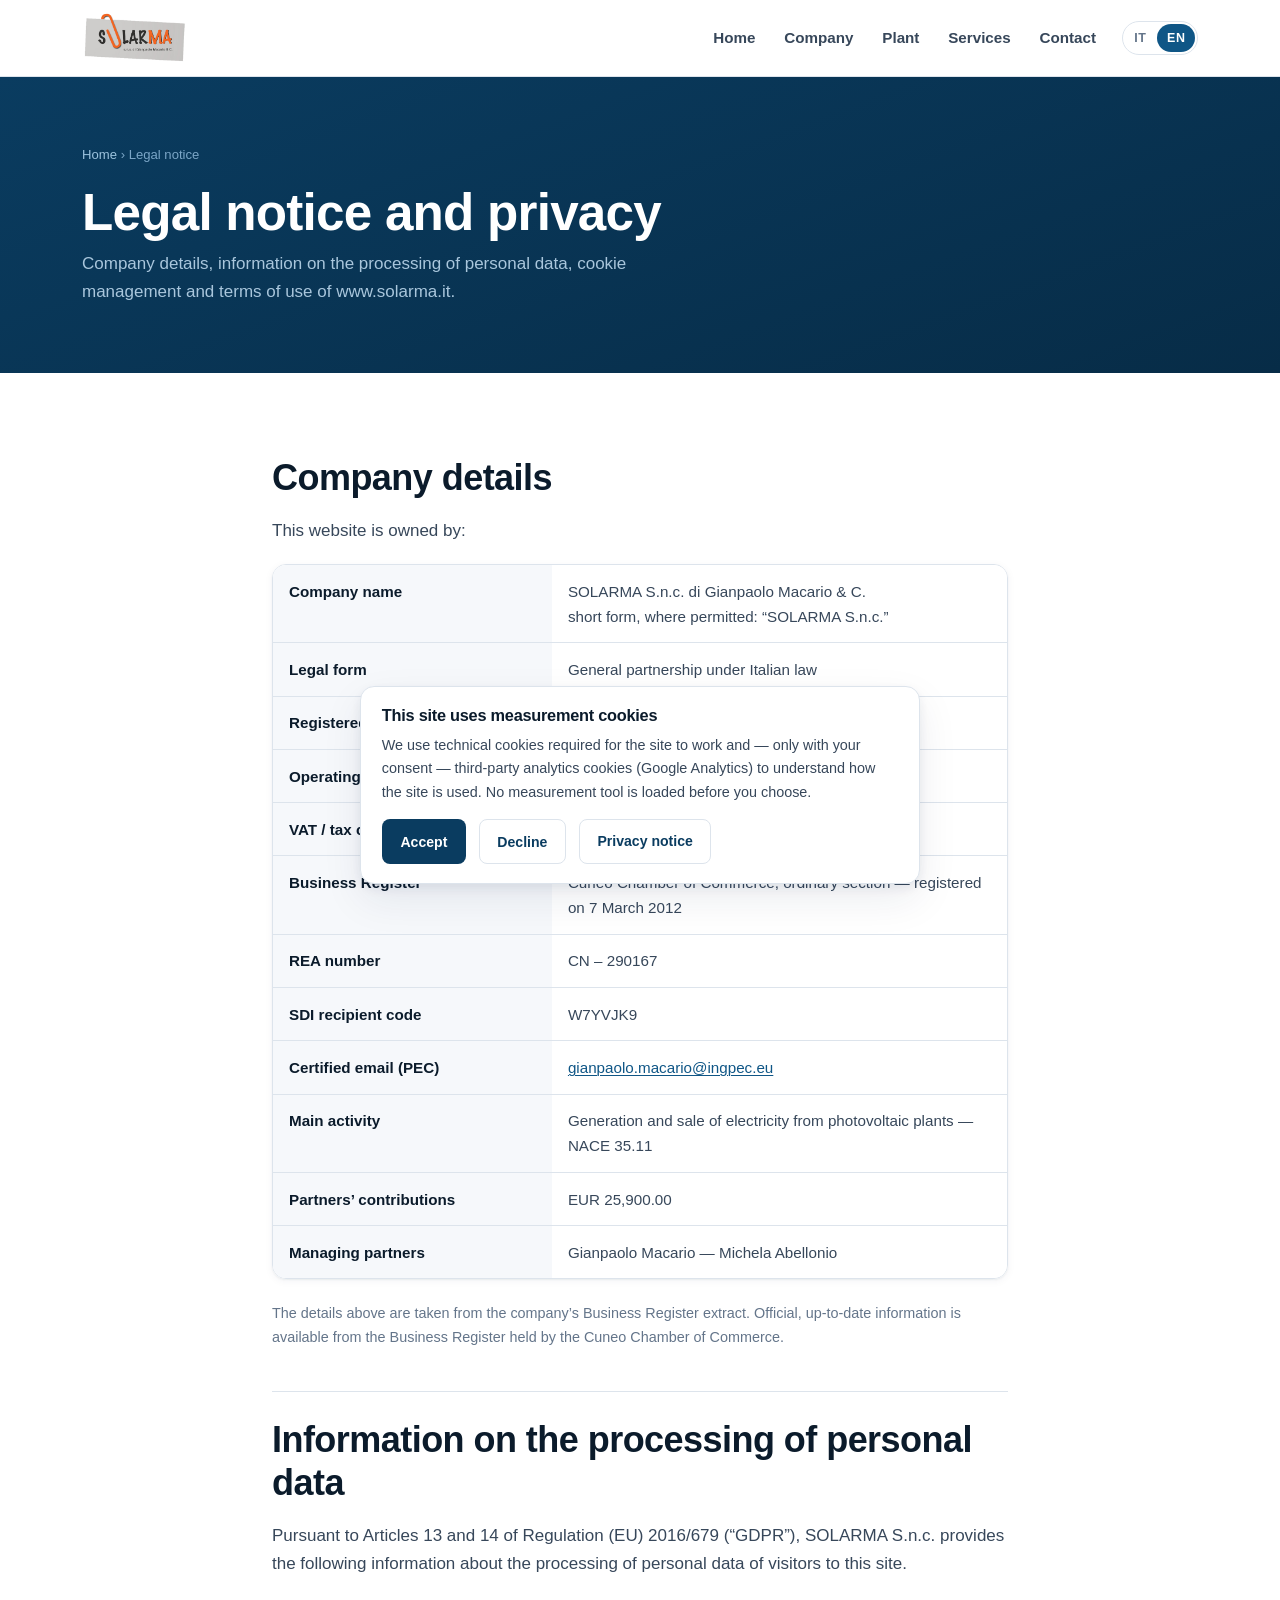
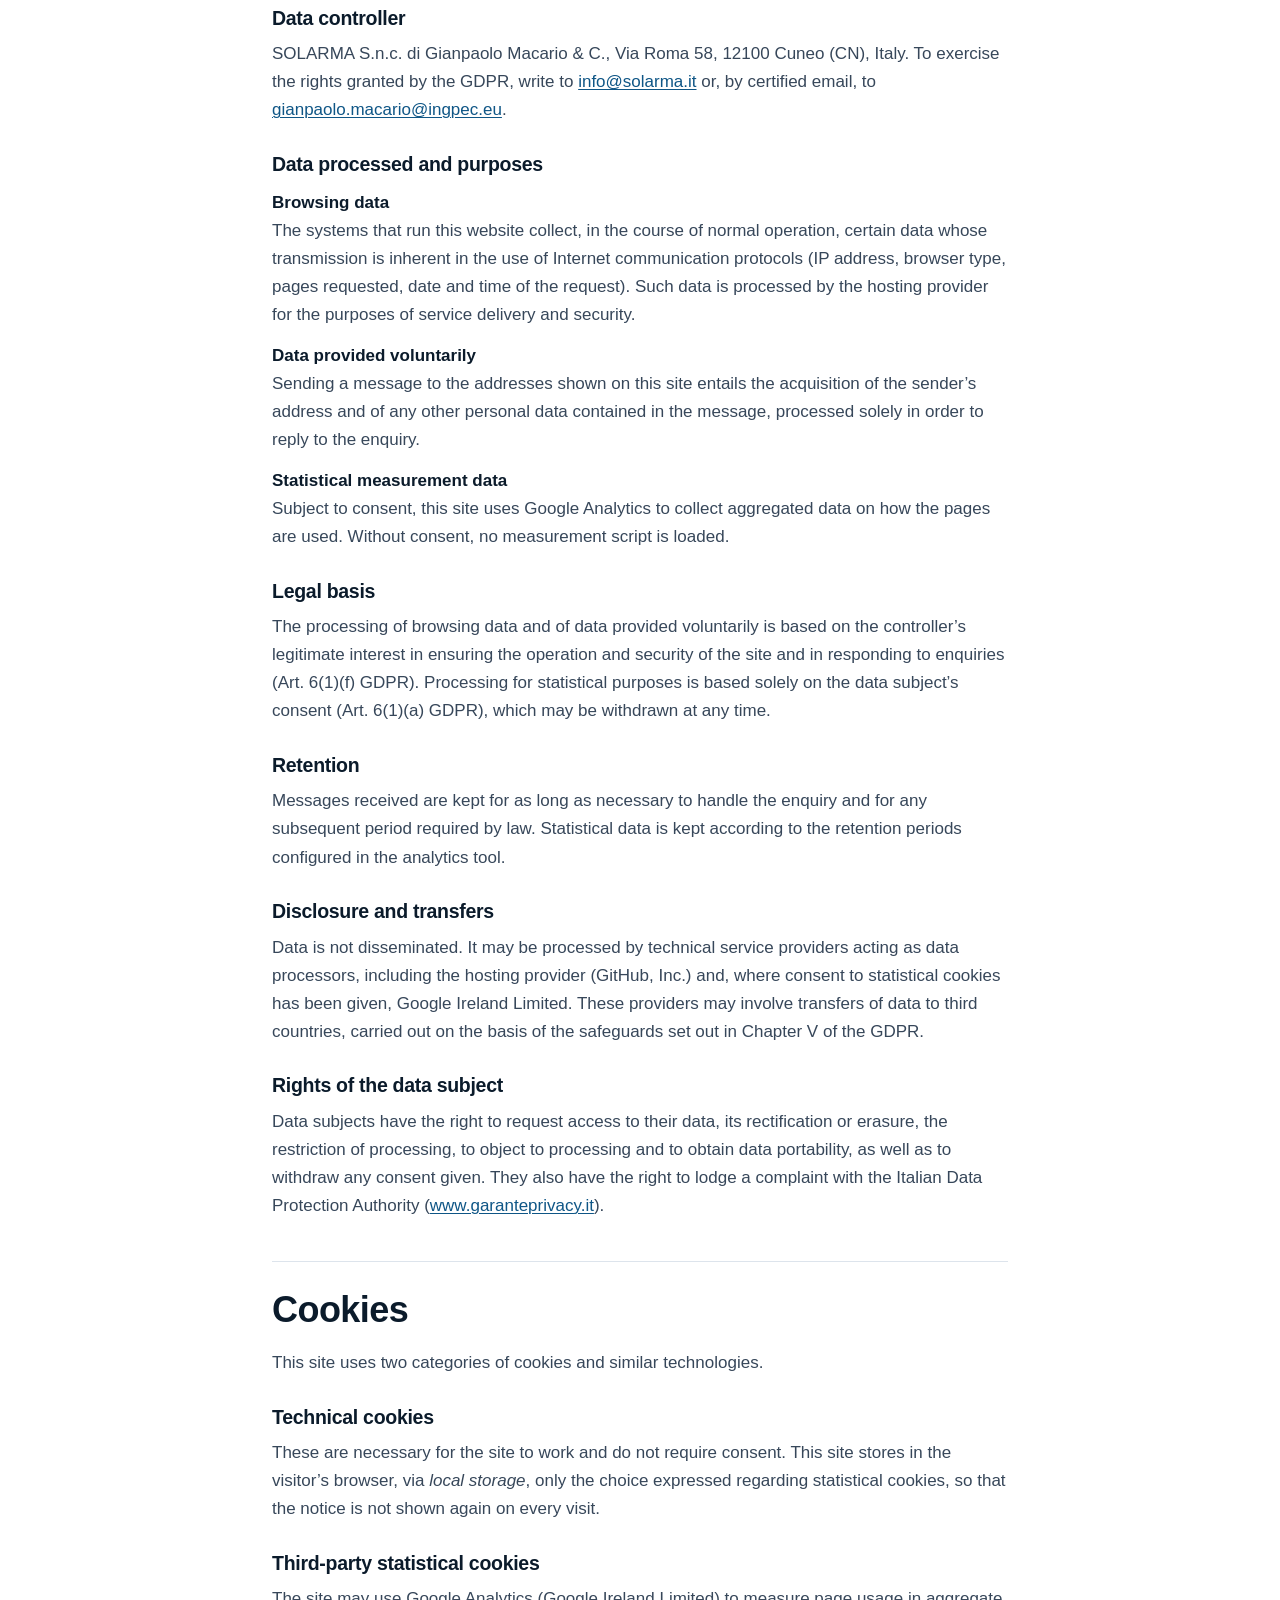
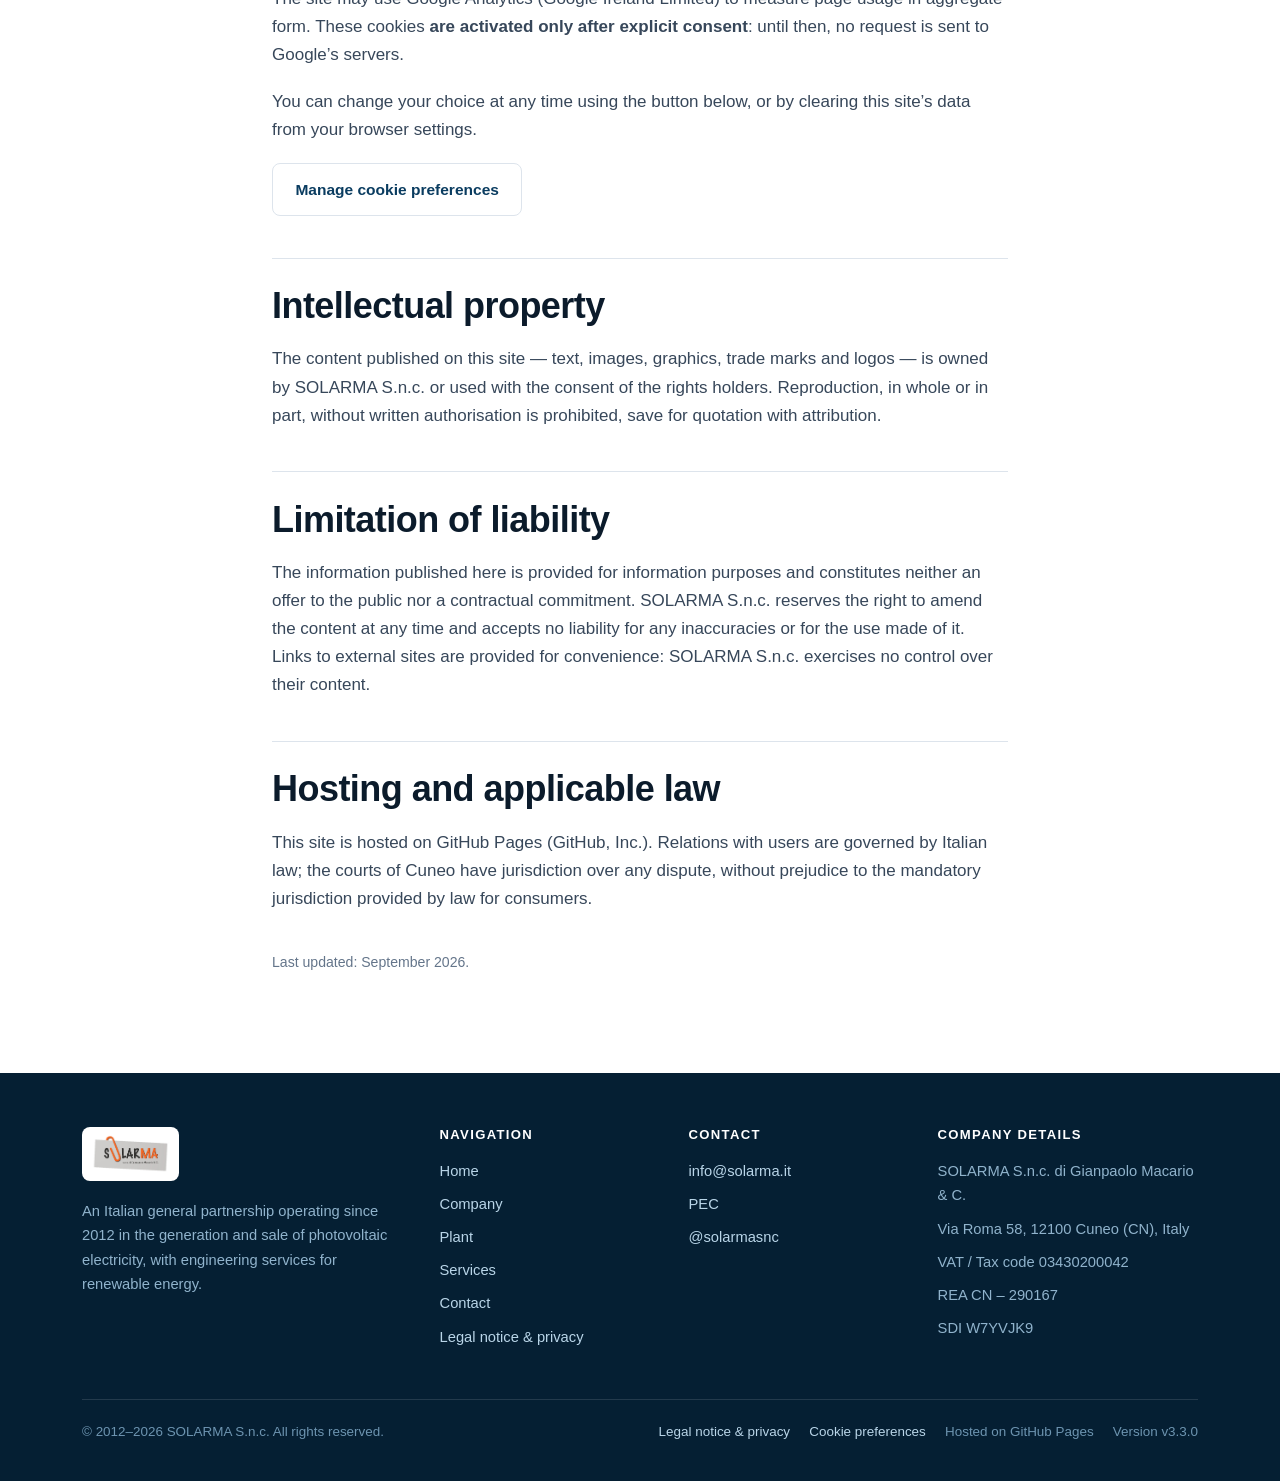
<file: en/legal.html>
<!doctype html>
<html lang="en">
<head>
<meta charset="utf-8">
<meta name="viewport" content="width=device-width, initial-scale=1">
<title>Legal notice and privacy &mdash; SOLARMA S.n.c.</title>
<meta name="description" content="Company details, GDPR privacy notice, cookie policy and terms of use of the SOLARMA S.n.c. di Gianpaolo Macario &amp; C. website.">
<link rel="canonical" href="https://www.solarma.it/en/legal.html">
<link rel="alternate" hreflang="en" href="https://www.solarma.it/en/legal.html">
<link rel="alternate" hreflang="it" href="https://www.solarma.it/note-legali.html">
<link rel="alternate" hreflang="x-default" href="https://www.solarma.it/">
<meta name="author" content="SOLARMA S.n.c. di Gianpaolo Macario &amp; C.">
<meta name="version" content="v3.3.0">
<meta name="robots" content="index, follow">

<meta property="og:type" content="website">
<meta property="og:site_name" content="SOLARMA S.n.c.">
<meta property="og:locale" content="en_GB">
<meta property="og:title" content="Legal notice and privacy &mdash; SOLARMA S.n.c.">
<meta property="og:description" content="Company details, GDPR privacy notice, cookie policy and terms of use of the SOLARMA S.n.c. di Gianpaolo Macario &amp; C. website.">
<meta property="og:url" content="https://www.solarma.it/en/legal.html">
<meta property="og:image" content="https://www.solarma.it/assets/img/og-image.png">
<meta property="og:image:width" content="1200">
<meta property="og:image:height" content="630">
<meta name="twitter:card" content="summary_large_image">
<meta name="twitter:site" content="@solarmasnc">

<meta name="theme-color" content="#072c47">
<link rel="icon" href="../assets/img/favicon.ico" sizes="any">
<link rel="icon" href="../assets/img/favicon-32.png" type="image/png" sizes="32x32">
<link rel="apple-touch-icon" href="../assets/img/apple-touch-icon.png">
<link rel="stylesheet" href="../assets/css/site.css">
</head>
<body>
<a class="skip-link" href="#main">Skip to main content</a>
<header class="site-header">
  <div class="wrap site-header__inner">
    <a class="brand" href="index.html" aria-label="SOLARMA S.n.c. &mdash; back to the home page">
      <img src="../assets/img/SOLARMA_logo.png" alt="SOLARMA S.n.c. di Gianpaolo Macario &amp; C."
           width="357" height="176">
    </a>
    <button class="nav-toggle" type="button" aria-expanded="false" aria-controls="primary-nav"
            aria-label="Open navigation menu"><span></span></button>
    <nav class="nav" id="primary-nav" aria-label="Main navigation">
        <a href="index.html">Home</a>
        <a href="company.html">Company</a>
        <a href="plant.html">Plant</a>
        <a href="services.html">Services</a>
        <!-- Temporarily hidden: awaiting real project data. Remove the hidden attribute to restore. -->
        <a href="services.html#architecture" hidden>Architecture</a>
        <a href="contact.html">Contact</a>
      <span class="lang">
        <a href="../note-legali.html" hreflang="it" lang="it">IT</a>
        <a href="#" aria-current="true" hreflang="en" lang="en">EN</a>
      </span>
    </nav>
  </div>
</header>
<main id="main">

<section class="page-head">
  <div class="wrap">
    <nav class="breadcrumb" aria-label="Breadcrumb"><a href="index.html">Home</a> &rsaquo; Legal notice</nav>
    <h1>Legal notice and privacy</h1>
    <p>Company details, information on the processing of personal data, cookie management and terms of use of www.solarma.it.</p>
  </div>
</section>

<section class="section">
  <div class="wrap wrap--narrow prose">

    <h2 id="company-details">Company details</h2>
    <p>This website is owned by:</p>
    <div class="table-card" style="margin-bottom:1.4rem">
      <table class="data-table">
        <tbody>
          <tr><th scope="row">Company name</th><td>SOLARMA S.n.c. di Gianpaolo Macario &amp; C.<br>
              short form, where permitted: &ldquo;SOLARMA S.n.c.&rdquo;</td></tr>
          <tr><th scope="row">Legal form</th><td>General partnership under Italian law</td></tr>
          <tr><th scope="row">Registered office</th><td>Via Roma 58, 12100 Cuneo (CN), Italy</td></tr>
          <tr><th scope="row">Operating unit</th><td>Via Boves 269, 12016 Peveragno (CN), Italy</td></tr>
          <tr><th scope="row">VAT / tax code</th><td>03430200042</td></tr>
          <tr><th scope="row">Business Register</th><td>Cuneo Chamber of Commerce, ordinary section &mdash;
              registered on 7 March 2012</td></tr>
          <tr><th scope="row">REA number</th><td>CN &ndash; 290167</td></tr>
          <tr><th scope="row">SDI recipient code</th><td>W7YVJK9</td></tr>
          <tr><th scope="row">Certified email (PEC)</th><td><a href="mailto:gianpaolo.macario@ingpec.eu">gianpaolo.macario@ingpec.eu</a></td></tr>
          <tr><th scope="row">Main activity</th><td>Generation and sale of electricity from photovoltaic
              plants &mdash; NACE 35.11</td></tr>
          <tr><th scope="row">Partners&rsquo; contributions</th><td>EUR 25,900.00</td></tr>
          <tr><th scope="row">Managing partners</th><td>Gianpaolo Macario &mdash; Michela Abellonio</td></tr>
        </tbody>
      </table>
    </div>
    <p style="font-size:.9rem;color:var(--ink-mute)">
      The details above are taken from the company&rsquo;s Business Register extract. Official, up-to-date
      information is available from the Business Register held by the Cuneo Chamber of Commerce.
    </p>

    <h2 id="privacy">Information on the processing of personal data</h2>
    <p>
      Pursuant to Articles 13 and 14 of Regulation (EU) 2016/679 (&ldquo;GDPR&rdquo;), SOLARMA S.n.c.
      provides the following information about the processing of personal data of visitors to this site.
    </p>

    <h3>Data controller</h3>
    <p>
      SOLARMA S.n.c. di Gianpaolo Macario &amp; C., Via Roma 58, 12100 Cuneo (CN), Italy.
      To exercise the rights granted by the GDPR, write to
      <a href="mailto:info@solarma.it">info@solarma.it</a> or, by certified email, to
      <a href="mailto:gianpaolo.macario@ingpec.eu">gianpaolo.macario@ingpec.eu</a>.
    </p>

    <h3>Data processed and purposes</h3>
    <dl>
      <dt>Browsing data</dt>
      <dd>
        The systems that run this website collect, in the course of normal operation, certain data whose
        transmission is inherent in the use of Internet communication protocols (IP address, browser
        type, pages requested, date and time of the request). Such data is processed by the hosting
        provider for the purposes of service delivery and security.
      </dd>
      <dt>Data provided voluntarily</dt>
      <dd>
        Sending a message to the addresses shown on this site entails the acquisition of the
        sender&rsquo;s address and of any other personal data contained in the message, processed solely
        in order to reply to the enquiry.
      </dd>
      <dt>Statistical measurement data</dt>
      <dd>
        Subject to consent, this site uses Google Analytics to collect aggregated data on how the pages
        are used. Without consent, no measurement script is loaded.
      </dd>
    </dl>

    <h3>Legal basis</h3>
    <p>
      The processing of browsing data and of data provided voluntarily is based on the controller&rsquo;s
      legitimate interest in ensuring the operation and security of the site and in responding to
      enquiries (Art. 6(1)(f) GDPR). Processing for statistical purposes is based solely on the data
      subject&rsquo;s consent (Art. 6(1)(a) GDPR), which may be withdrawn at any time.
    </p>

    <h3>Retention</h3>
    <p>
      Messages received are kept for as long as necessary to handle the enquiry and for any subsequent
      period required by law. Statistical data is kept according to the retention periods configured in
      the analytics tool.
    </p>

    <h3>Disclosure and transfers</h3>
    <p>
      Data is not disseminated. It may be processed by technical service providers acting as data
      processors, including the hosting provider (GitHub, Inc.) and, where consent to statistical
      cookies has been given, Google Ireland Limited. These providers may involve transfers of data to
      third countries, carried out on the basis of the safeguards set out in Chapter V of the GDPR.
    </p>

    <h3>Rights of the data subject</h3>
    <p>
      Data subjects have the right to request access to their data, its rectification or erasure, the
      restriction of processing, to object to processing and to obtain data portability, as well as to
      withdraw any consent given. They also have the right to lodge a complaint with the Italian Data
      Protection Authority (<a href="https://www.garanteprivacy.it/" rel="noopener">www.garanteprivacy.it</a>).
    </p>

    <h2 id="cookie">Cookies</h2>
    <p>This site uses two categories of cookies and similar technologies.</p>
    <h3>Technical cookies</h3>
    <p>
      These are necessary for the site to work and do not require consent. This site stores in the
      visitor&rsquo;s browser, via <em>local storage</em>, only the choice expressed regarding statistical
      cookies, so that the notice is not shown again on every visit.
    </p>
    <h3>Third-party statistical cookies</h3>
    <p>
      The site may use Google Analytics (Google Ireland Limited) to measure page usage in aggregate
      form. These cookies <strong>are activated only after explicit consent</strong>: until then, no
      request is sent to Google&rsquo;s servers.
    </p>
    <p>
      You can change your choice at any time using the button below, or by clearing this site&rsquo;s
      data from your browser settings.
    </p>
    <p><a class="btn btn--outline" href="#" data-consent-reset>Manage cookie preferences</a></p>

    <h2 id="ip">Intellectual property</h2>
    <p>
      The content published on this site &mdash; text, images, graphics, trade marks and logos &mdash; is
      owned by SOLARMA S.n.c. or used with the consent of the rights holders. Reproduction, in whole or
      in part, without written authorisation is prohibited, save for quotation with attribution.
    </p>

    <h2 id="liability">Limitation of liability</h2>
    <p>
      The information published here is provided for information purposes and constitutes neither an
      offer to the public nor a contractual commitment. SOLARMA S.n.c. reserves the right to amend the
      content at any time and accepts no liability for any inaccuracies or for the use made of it.
      Links to external sites are provided for convenience: SOLARMA S.n.c. exercises no control over
      their content.
    </p>

    <h2 id="hosting">Hosting and applicable law</h2>
    <p>
      This site is hosted on GitHub Pages (GitHub, Inc.). Relations with users are governed by Italian
      law; the courts of Cuneo have jurisdiction over any dispute, without prejudice to the mandatory
      jurisdiction provided by law for consumers.
    </p>

    <p style="font-size:.88rem;color:var(--ink-mute);margin-top:2.4rem">
      Last updated: September 2026.
      <!-- TODO SOLARMA: update this date whenever the text is revised, and have the privacy notice
           reviewed by your own adviser before publication. -->
    </p>
  </div>
</section>

</main>
<footer class="site-footer">
  <div class="wrap">
    <div class="footer-grid">
      <div class="footer-brand">
        <img src="../assets/img/SOLARMA_logo.png" alt="SOLARMA S.n.c. di Gianpaolo Macario &amp; C."
             width="357" height="176">
        <p>An Italian general partnership operating since 2012 in the generation and sale of photovoltaic electricity, with engineering services for renewable energy.</p>
      </div>
      <div>
        <h4>Navigation</h4>
        <ul class="footer-list">
          <li><a href="index.html">Home</a></li>
          <li><a href="company.html">Company</a></li>
          <li><a href="plant.html">Plant</a></li>
          <li><a href="services.html">Services</a></li>
          <li hidden><a href="services.html#architecture">Architecture</a></li>
          <li><a href="contact.html">Contact</a></li>
          <li><a href="legal.html">Legal notice &amp; privacy</a></li>
        </ul>
      </div>
      <div>
        <h4>Contact</h4>
        <ul class="footer-list">
          <li><a href="mailto:info@solarma.it">info@solarma.it</a></li>
          <li><a href="mailto:gianpaolo.macario@ingpec.eu">PEC</a></li>
          <li><a href="https://twitter.com/solarmasnc/" rel="me noopener">@solarmasnc</a></li>
        </ul>
      </div>
      <div>
        <h4>Company details</h4>
        <ul class="footer-list">
          <li>SOLARMA S.n.c. di Gianpaolo Macario &amp; C.</li>
          <li>Via Roma 58, 12100 Cuneo (CN), Italy</li>
          <li>VAT / Tax code 03430200042</li>
          <li>REA CN&nbsp;&ndash;&nbsp;290167</li>
          <li>SDI W7YVJK9</li>
        </ul>
      </div>
    </div>
    <div class="footer-legal">
      <span>&copy; 2012&ndash;2026 SOLARMA S.n.c. All rights reserved.</span>
      <ul>
        <li><a href="legal.html">Legal notice &amp; privacy</a></li>
        <li><a href="#" data-consent-reset>Cookie preferences</a></li>
        <li>Hosted on GitHub Pages</li>
        <li>Version <span data-site-version>v3.3.0</span></li>
      </ul>
    </div>
  </div>
</footer>

<div class="cookie-bar" id="cookie-bar" role="dialog" aria-live="polite"
     aria-label="This site uses measurement cookies" hidden>
  <h4 style="margin-bottom:.5rem">This site uses measurement cookies</h4>
  <p>We use technical cookies required for the site to work and — only with your consent — third-party analytics cookies (Google Analytics) to understand how the site is used. No measurement tool is loaded before you choose.</p>
  <div class="btn-row">
    <button class="btn btn--dark" type="button" data-consent="accept">Accept</button>
    <button class="btn btn--outline" type="button" data-consent="reject">Decline</button>
    <a class="btn btn--outline" href="legal.html#cookie">Privacy notice</a>
  </div>
</div>

<script src="../assets/js/site.js" defer></script>
</body>
</html>
</file>
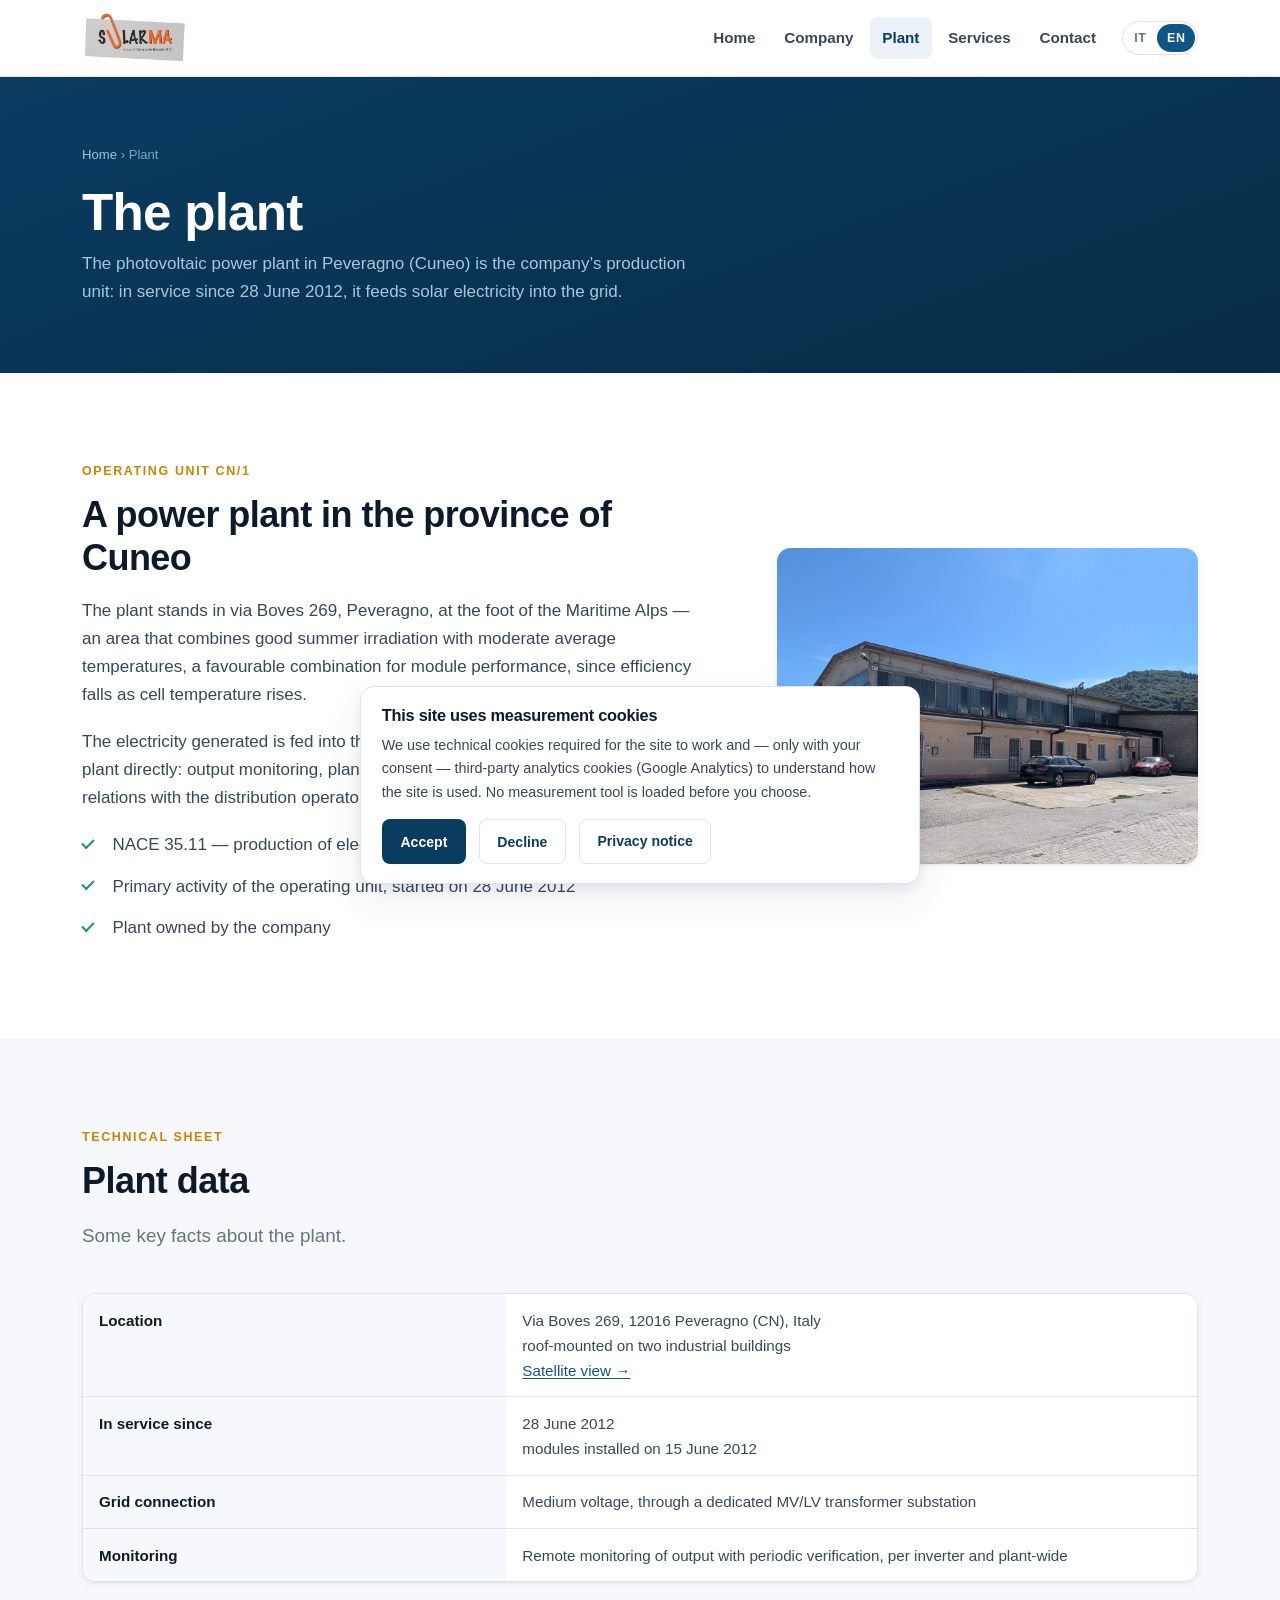
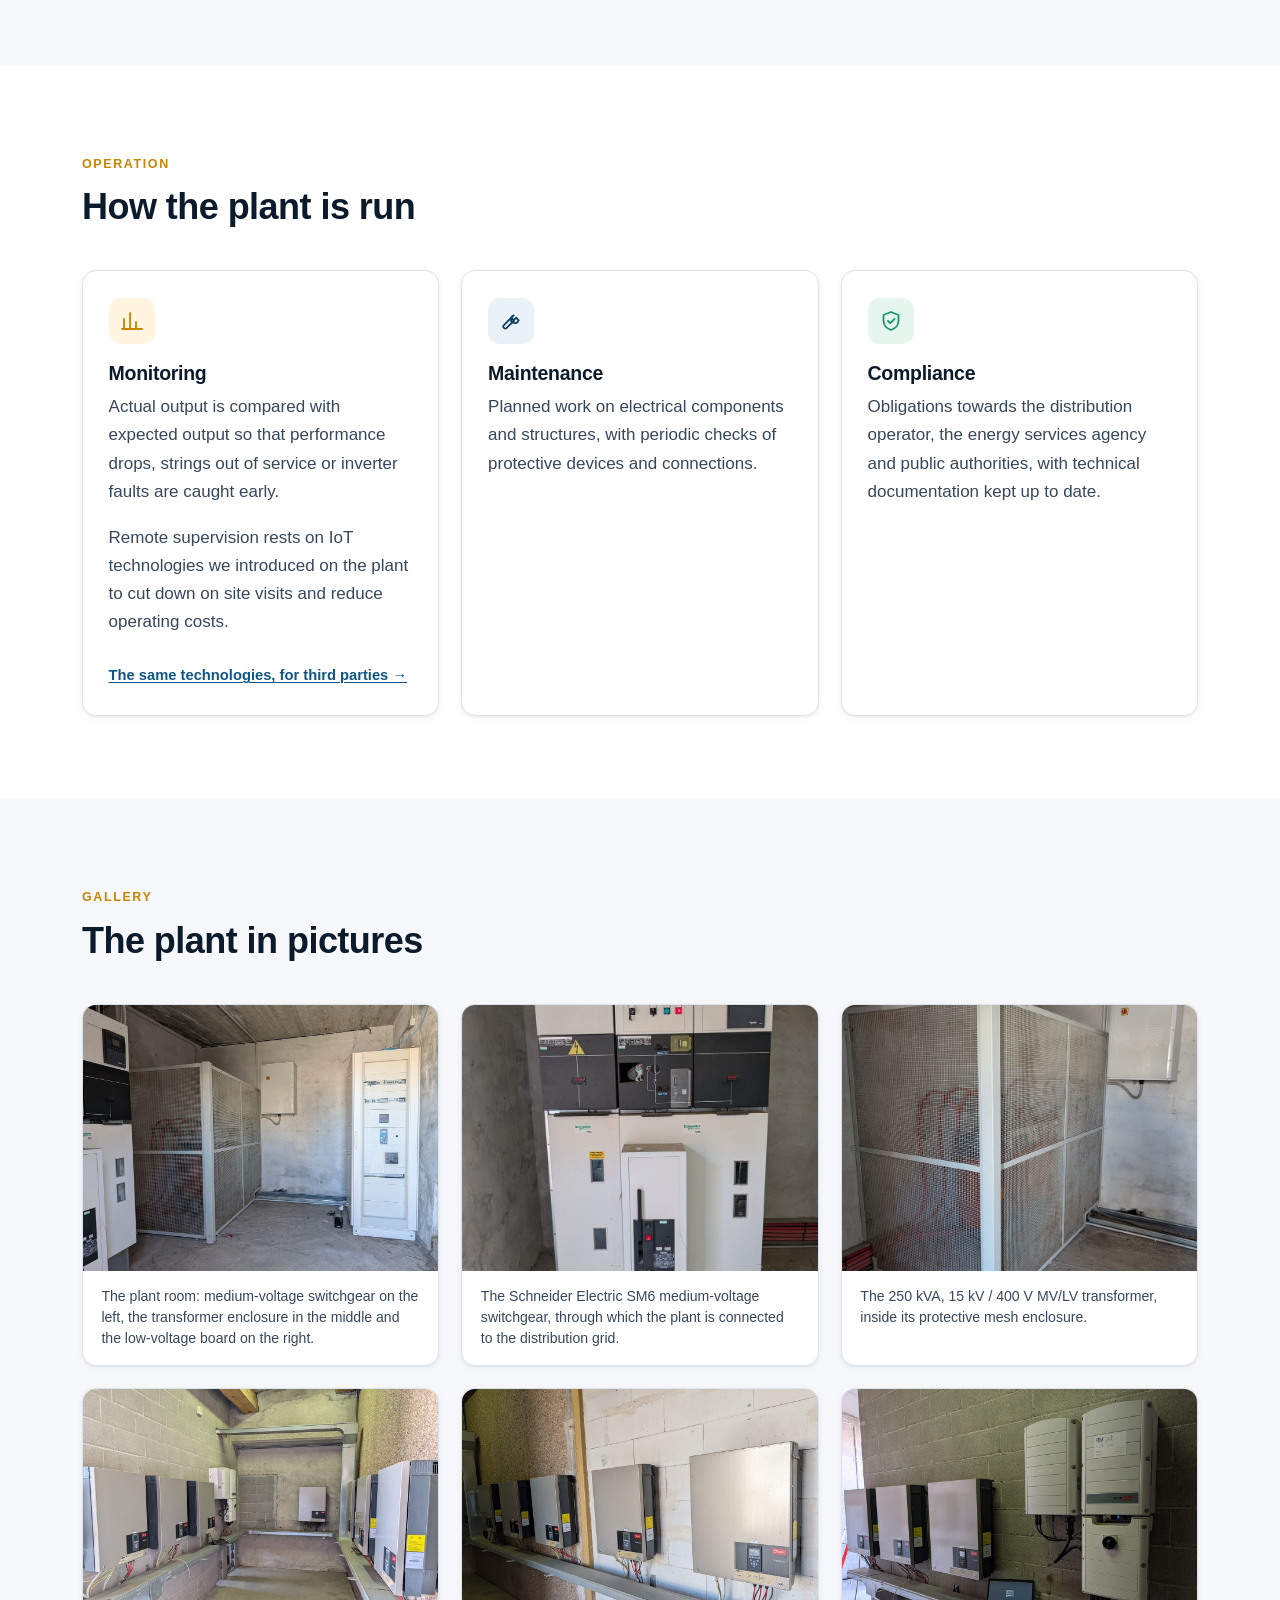
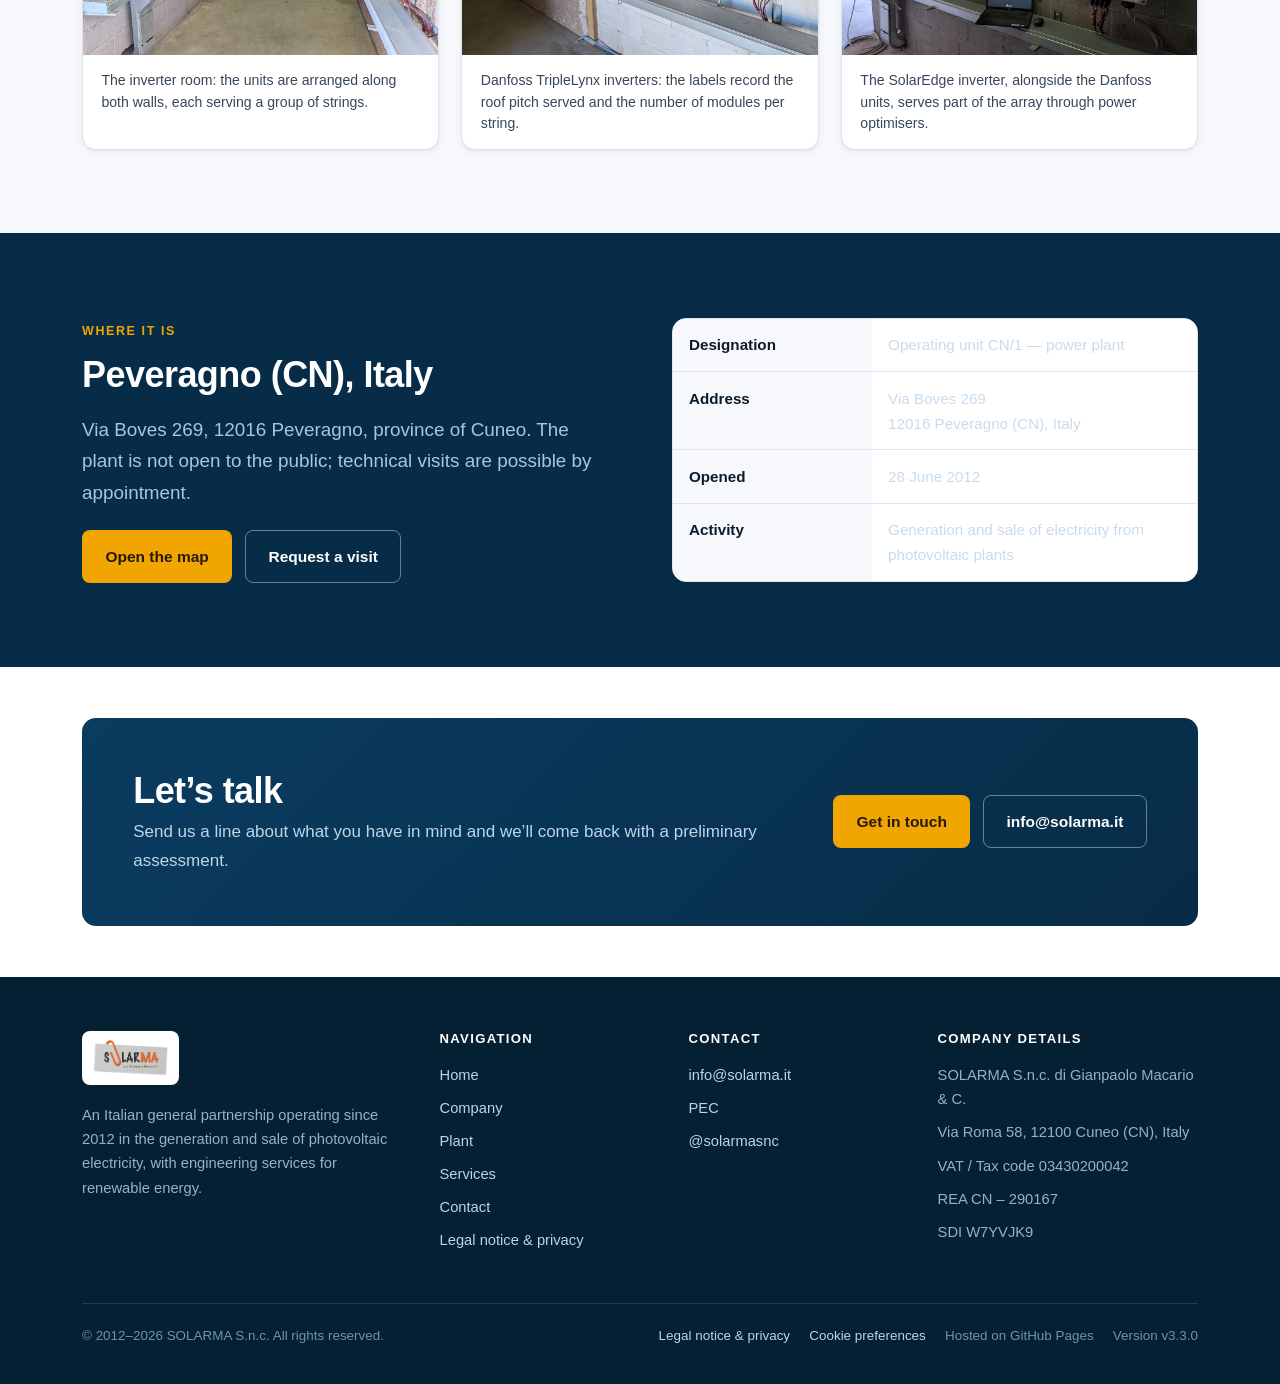
<file: en/plant.html>
<!doctype html>
<html lang="en">
<head>
<meta charset="utf-8">
<meta name="viewport" content="width=device-width, initial-scale=1">
<title>The photovoltaic plant in Peveragno &mdash; SOLARMA S.n.c.</title>
<meta name="description" content="SOLARMA&rsquo;s photovoltaic power plant in Peveragno (Cuneo, Italy): technical data, operation, maintenance and output monitoring since 2012.">
<link rel="canonical" href="https://www.solarma.it/en/plant.html">
<link rel="alternate" hreflang="en" href="https://www.solarma.it/en/plant.html">
<link rel="alternate" hreflang="it" href="https://www.solarma.it/impianto.html">
<link rel="alternate" hreflang="x-default" href="https://www.solarma.it/">
<meta name="author" content="SOLARMA S.n.c. di Gianpaolo Macario &amp; C.">
<meta name="version" content="v3.3.0">
<meta name="robots" content="index, follow">

<meta property="og:type" content="website">
<meta property="og:site_name" content="SOLARMA S.n.c.">
<meta property="og:locale" content="en_GB">
<meta property="og:title" content="The photovoltaic plant in Peveragno &mdash; SOLARMA S.n.c.">
<meta property="og:description" content="SOLARMA&rsquo;s photovoltaic power plant in Peveragno (Cuneo, Italy): technical data, operation, maintenance and output monitoring since 2012.">
<meta property="og:url" content="https://www.solarma.it/en/plant.html">
<meta property="og:image" content="https://www.solarma.it/assets/img/og-image.png">
<meta property="og:image:width" content="1200">
<meta property="og:image:height" content="630">
<meta name="twitter:card" content="summary_large_image">
<meta name="twitter:site" content="@solarmasnc">

<meta name="theme-color" content="#072c47">
<link rel="icon" href="../assets/img/favicon.ico" sizes="any">
<link rel="icon" href="../assets/img/favicon-32.png" type="image/png" sizes="32x32">
<link rel="apple-touch-icon" href="../assets/img/apple-touch-icon.png">
<link rel="stylesheet" href="../assets/css/site.css">
</head>
<body>
<a class="skip-link" href="#main">Skip to main content</a>
<header class="site-header">
  <div class="wrap site-header__inner">
    <a class="brand" href="index.html" aria-label="SOLARMA S.n.c. &mdash; back to the home page">
      <img src="../assets/img/SOLARMA_logo.png" alt="SOLARMA S.n.c. di Gianpaolo Macario &amp; C."
           width="357" height="176">
    </a>
    <button class="nav-toggle" type="button" aria-expanded="false" aria-controls="primary-nav"
            aria-label="Open navigation menu"><span></span></button>
    <nav class="nav" id="primary-nav" aria-label="Main navigation">
        <a href="index.html">Home</a>
        <a href="company.html">Company</a>
        <a href="plant.html" aria-current="page">Plant</a>
        <a href="services.html">Services</a>
        <!-- Temporarily hidden: awaiting real project data. Remove the hidden attribute to restore. -->
        <a href="services.html#architecture" hidden>Architecture</a>
        <a href="contact.html">Contact</a>
      <span class="lang">
        <a href="../impianto.html" hreflang="it" lang="it">IT</a>
        <a href="#" aria-current="true" hreflang="en" lang="en">EN</a>
      </span>
    </nav>
  </div>
</header>
<main id="main">

<section class="page-head">
  <div class="wrap">
    <nav class="breadcrumb" aria-label="Breadcrumb"><a href="index.html">Home</a> &rsaquo; Plant</nav>
    <h1>The plant</h1>
    <p>The photovoltaic power plant in Peveragno (Cuneo) is the company&rsquo;s production unit: in service since 28 June 2012, it feeds solar electricity into the grid.</p>
  </div>
</section>

<section class="section">
  <div class="wrap">
    <div class="split split--wide-left">
      <div>
        <span class="eyebrow">Operating unit CN/1</span>
        <h2>A power plant in the province of Cuneo</h2>
        <p>
          The plant stands in via Boves 269, Peveragno, at the foot of the Maritime Alps &mdash; an area
          that combines good summer irradiation with moderate average temperatures, a favourable
          combination for module performance, since efficiency falls as cell temperature rises.
        </p>
        <p>
          The electricity generated is fed into the distribution grid. The company operates the plant
          directly: output monitoring, planned maintenance and management of relations with the
          distribution operator and the national energy services agency.
        </p>
        <ul class="checklist">
          <li>NACE 35.11 &mdash; production of electricity</li>
          <li>Primary activity of the operating unit, started on 28 June 2012</li>
          <li>Plant owned by the company</li>
        </ul>
      </div>
      <div>
        <img class="photo" src="../assets/img/impianto/vista-insieme.jpg"
             width="1200" height="904" loading="lazy"
             alt="The industrial buildings in Peveragno whose roofs carry the photovoltaic array">
      </div>
    </div>
  </div>
</section>

<section class="section section--alt">
  <div class="wrap">
    <div class="section-head">
      <span class="eyebrow">Technical sheet</span>
      <h2>Plant data</h2>
      <p class="lede">Some key facts about the plant.</p>
    </div>
    <div class="table-card">
      <table class="data-table">
        <caption class="visually-hidden">Plant characteristics</caption>
        <tbody>
          <tr><th scope="row">Location</th><td>Via Boves 269, 12016 Peveragno (CN), Italy<br>
              roof-mounted on two industrial buildings<br>
              <a href="https://www.google.com/maps/@44.3338008,7.588313,310m/data=!3m1!1e3"
                 rel="noopener" target="_blank">Satellite view &rarr;</a></td></tr>
          <tr><th scope="row">In service since</th><td>28 June 2012<br>
              modules installed on 15 June 2012</td></tr>
          <tr><th scope="row">Grid connection</th><td>Medium voltage, through a dedicated MV/LV
              transformer substation</td></tr>
          <tr><th scope="row">Monitoring</th><td>Remote monitoring of output with periodic
              verification, per inverter and plant-wide</td></tr>
        </tbody>
      </table>
    </div>
  </div>
</section>

<section class="section">
  <div class="wrap">
    <div class="section-head">
      <span class="eyebrow">Operation</span>
      <h2>How the plant is run</h2>
    </div>
    <div class="grid grid--3">
      <div class="card">
        <div class="card__icon card__icon--solar"><svg viewBox="0 0 24 24" fill="none" stroke="currentColor" stroke-width="1.8" stroke-linecap="round" stroke-linejoin="round" aria-hidden="true"><path d="M4 20V10M10 20V4M16 20v-7M22 20H2"/></svg></div>
        <h3>Monitoring</h3>
        <p>Actual output is compared with expected output so that performance drops, strings out of
           service or inverter faults are caught early.</p>
        <p>Remote supervision rests on IoT technologies we introduced on the plant to cut down on
           site visits and reduce operating costs.</p>
        <a class="card__more" href="services.html#design">The same technologies, for third parties &rarr;</a>
      </div>
      <div class="card">
        <div class="card__icon"><svg viewBox="0 0 24 24" fill="none" stroke="currentColor" stroke-width="1.8" stroke-linecap="round" stroke-linejoin="round" aria-hidden="true"><path d="M14.7 6.3a4 4 0 1 0 5 5l-2.6-2.6-2.4 2.4L12.3 8.7l2.4-2.4Z"/><path d="m12.3 8.7-7.6 7.6a2 2 0 0 0 2.8 2.8l7.6-7.6"/></svg></div>
        <h3>Maintenance</h3>
        <p>Planned work on electrical components and structures, with periodic checks of protective
           devices and connections.</p>
      </div>
      <div class="card">
        <div class="card__icon card__icon--leaf"><svg viewBox="0 0 24 24" fill="none" stroke="currentColor" stroke-width="1.8" stroke-linecap="round" stroke-linejoin="round" aria-hidden="true"><path d="M12 3 4.5 6v5.5c0 4.4 3.1 8.2 7.5 9.5 4.4-1.3 7.5-5.1 7.5-9.5V6L12 3Z"/><path d="m9 12 2.2 2.2L15.5 10"/></svg></div>
        <h3>Compliance</h3>
        <p>Obligations towards the distribution operator, the energy services agency and public
           authorities, with technical documentation kept up to date.</p>
      </div>
    </div>
  </div>
</section>

<section class="section section--alt">
  <div class="wrap">
    <div class="section-head">
      <span class="eyebrow">Gallery</span>
      <h2>The plant in pictures</h2>
    </div>
    <div class="grid grid--3 gallery">
      <figure>
        <img src="../assets/img/impianto/locale-tecnico.jpg" width="1200" height="904" loading="lazy"
             alt="Plant room with medium-voltage switchgear, transformer enclosure and low-voltage board">
        <figcaption>The plant room: medium-voltage switchgear on the left, the transformer enclosure in the middle and the low-voltage board on the right.</figcaption>
      </figure>
      <figure>
        <img src="../assets/img/impianto/quadro-media-tensione.jpg" width="904" height="1200" loading="lazy"
             alt="Schneider Electric SM6 medium-voltage switchgear cubicles">
        <figcaption>The Schneider Electric SM6 medium-voltage switchgear, through which the plant is connected to the distribution grid.</figcaption>
      </figure>
      <figure>
        <img src="../assets/img/impianto/cabina-trasformazione.jpg" width="904" height="1200" loading="lazy"
             alt="MV/LV transformer inside a protective mesh enclosure">
        <figcaption>The 250 kVA, 15 kV / 400 V MV/LV transformer, inside its protective mesh enclosure.</figcaption>
      </figure>
      <figure>
        <img src="../assets/img/impianto/locale-inverter.jpg" width="1200" height="904" loading="lazy"
             alt="Inverter room with units mounted along both walls">
        <figcaption>The inverter room: the units are arranged along both walls, each serving a group of strings.</figcaption>
      </figure>
      <figure>
        <img src="../assets/img/impianto/inverter-danfoss.jpg" width="1200" height="904" loading="lazy"
             alt="Danfoss TripleLynx inverters labelled with roof pitch and modules per string">
        <figcaption>Danfoss TripleLynx inverters: the labels record the roof pitch served and the number of modules per string.</figcaption>
      </figure>
      <figure>
        <img src="../assets/img/impianto/inverter-solaredge.jpg" width="1200" height="904" loading="lazy"
             alt="SolarEdge inverter installed next to the Danfoss units">
        <figcaption>The SolarEdge inverter, alongside the Danfoss units, serves part of the array through power optimisers.</figcaption>
      </figure>
    </div>
  </div>
</section>

<section class="section section--deep">
  <div class="wrap split">
    <div>
      <span class="eyebrow">Where it is</span>
      <h2>Peveragno (CN), Italy</h2>
      <p class="lede">
        Via Boves 269, 12016 Peveragno, province of Cuneo. The plant is not open to the public;
        technical visits are possible by appointment.
      </p>
      <div class="btn-row" style="margin-top:1.4rem">
        <a class="btn btn--primary"
           href="https://maps.google.com/?q=44.3338008,7.588313"
           rel="noopener" target="_blank">Open the map</a>
        <a class="btn btn--ghost" href="contact.html">Request a visit</a>
      </div>
    </div>
    <div>
      <div class="table-card" style="background:#fff">
        <table class="data-table">
          <tbody>
            <tr><th scope="row">Designation</th><td>Operating unit CN/1 &mdash; power plant</td></tr>
            <tr><th scope="row">Address</th><td>Via Boves 269<br>12016 Peveragno (CN), Italy</td></tr>
            <tr><th scope="row">Opened</th><td>28 June 2012</td></tr>
            <tr><th scope="row">Activity</th><td>Generation and sale of electricity from photovoltaic plants</td></tr>
          </tbody>
        </table>
      </div>
    </div>
  </div>
</section>

<section class="section section--tight">
  <div class="wrap">
    <div class="cta-band">
      <div>
        <h2>Let&rsquo;s talk</h2>
        <p>Send us a line about what you have in mind and we&rsquo;ll come back with a preliminary assessment.</p>
      </div>
      <div class="btn-row">
        <a class="btn btn--primary" href="contact.html">Get in touch</a>
        <a class="btn btn--ghost" href="mailto:info@solarma.it">info@solarma.it</a>
      </div>
    </div>
  </div>
</section>

</main>
<footer class="site-footer">
  <div class="wrap">
    <div class="footer-grid">
      <div class="footer-brand">
        <img src="../assets/img/SOLARMA_logo.png" alt="SOLARMA S.n.c. di Gianpaolo Macario &amp; C."
             width="357" height="176">
        <p>An Italian general partnership operating since 2012 in the generation and sale of photovoltaic electricity, with engineering services for renewable energy.</p>
      </div>
      <div>
        <h4>Navigation</h4>
        <ul class="footer-list">
          <li><a href="index.html">Home</a></li>
          <li><a href="company.html">Company</a></li>
          <li><a href="plant.html">Plant</a></li>
          <li><a href="services.html">Services</a></li>
          <li hidden><a href="services.html#architecture">Architecture</a></li>
          <li><a href="contact.html">Contact</a></li>
          <li><a href="legal.html">Legal notice &amp; privacy</a></li>
        </ul>
      </div>
      <div>
        <h4>Contact</h4>
        <ul class="footer-list">
          <li><a href="mailto:info@solarma.it">info@solarma.it</a></li>
          <li><a href="mailto:gianpaolo.macario@ingpec.eu">PEC</a></li>
          <li><a href="https://twitter.com/solarmasnc/" rel="me noopener">@solarmasnc</a></li>
        </ul>
      </div>
      <div>
        <h4>Company details</h4>
        <ul class="footer-list">
          <li>SOLARMA S.n.c. di Gianpaolo Macario &amp; C.</li>
          <li>Via Roma 58, 12100 Cuneo (CN), Italy</li>
          <li>VAT / Tax code 03430200042</li>
          <li>REA CN&nbsp;&ndash;&nbsp;290167</li>
          <li>SDI W7YVJK9</li>
        </ul>
      </div>
    </div>
    <div class="footer-legal">
      <span>&copy; 2012&ndash;2026 SOLARMA S.n.c. All rights reserved.</span>
      <ul>
        <li><a href="legal.html">Legal notice &amp; privacy</a></li>
        <li><a href="#" data-consent-reset>Cookie preferences</a></li>
        <li>Hosted on GitHub Pages</li>
        <li>Version <span data-site-version>v3.3.0</span></li>
      </ul>
    </div>
  </div>
</footer>

<div class="cookie-bar" id="cookie-bar" role="dialog" aria-live="polite"
     aria-label="This site uses measurement cookies" hidden>
  <h4 style="margin-bottom:.5rem">This site uses measurement cookies</h4>
  <p>We use technical cookies required for the site to work and — only with your consent — third-party analytics cookies (Google Analytics) to understand how the site is used. No measurement tool is loaded before you choose.</p>
  <div class="btn-row">
    <button class="btn btn--dark" type="button" data-consent="accept">Accept</button>
    <button class="btn btn--outline" type="button" data-consent="reject">Decline</button>
    <a class="btn btn--outline" href="legal.html#cookie">Privacy notice</a>
  </div>
</div>

<script src="../assets/js/site.js" defer></script>
</body>
</html>
</file>
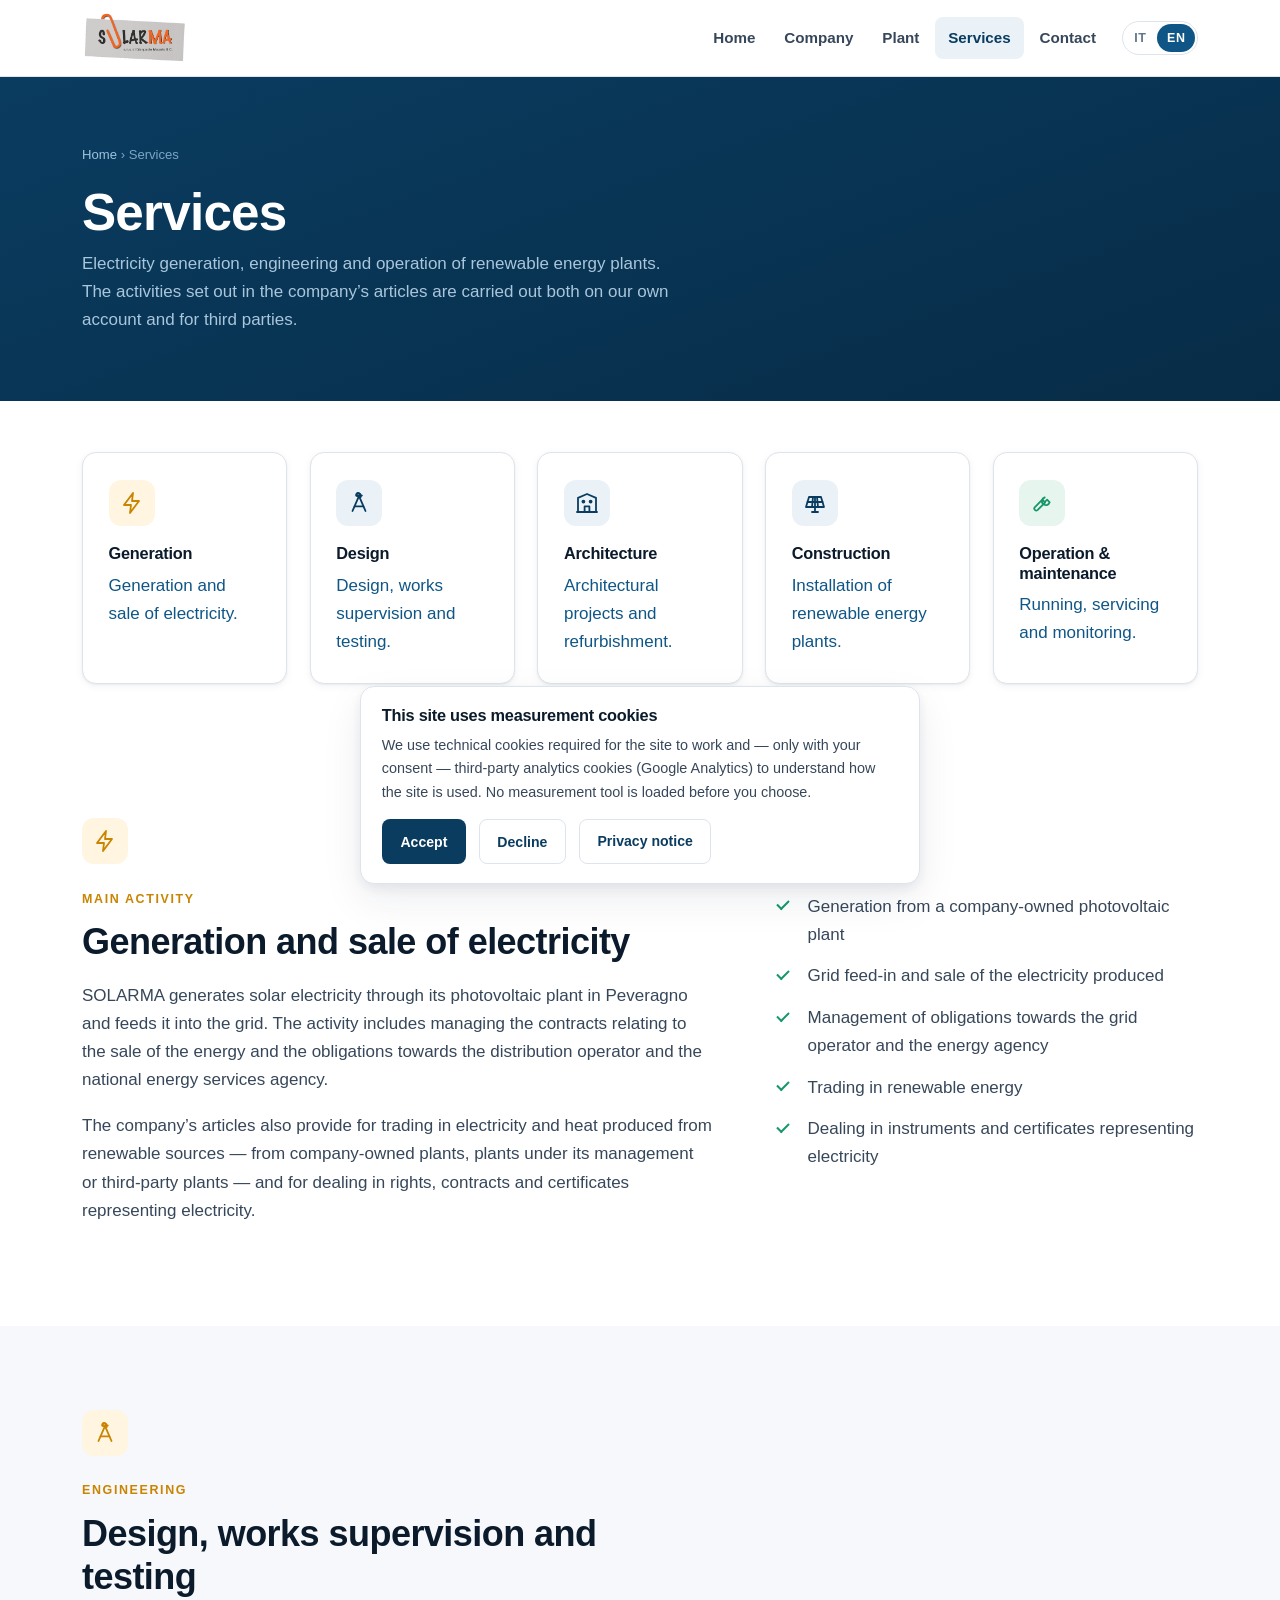
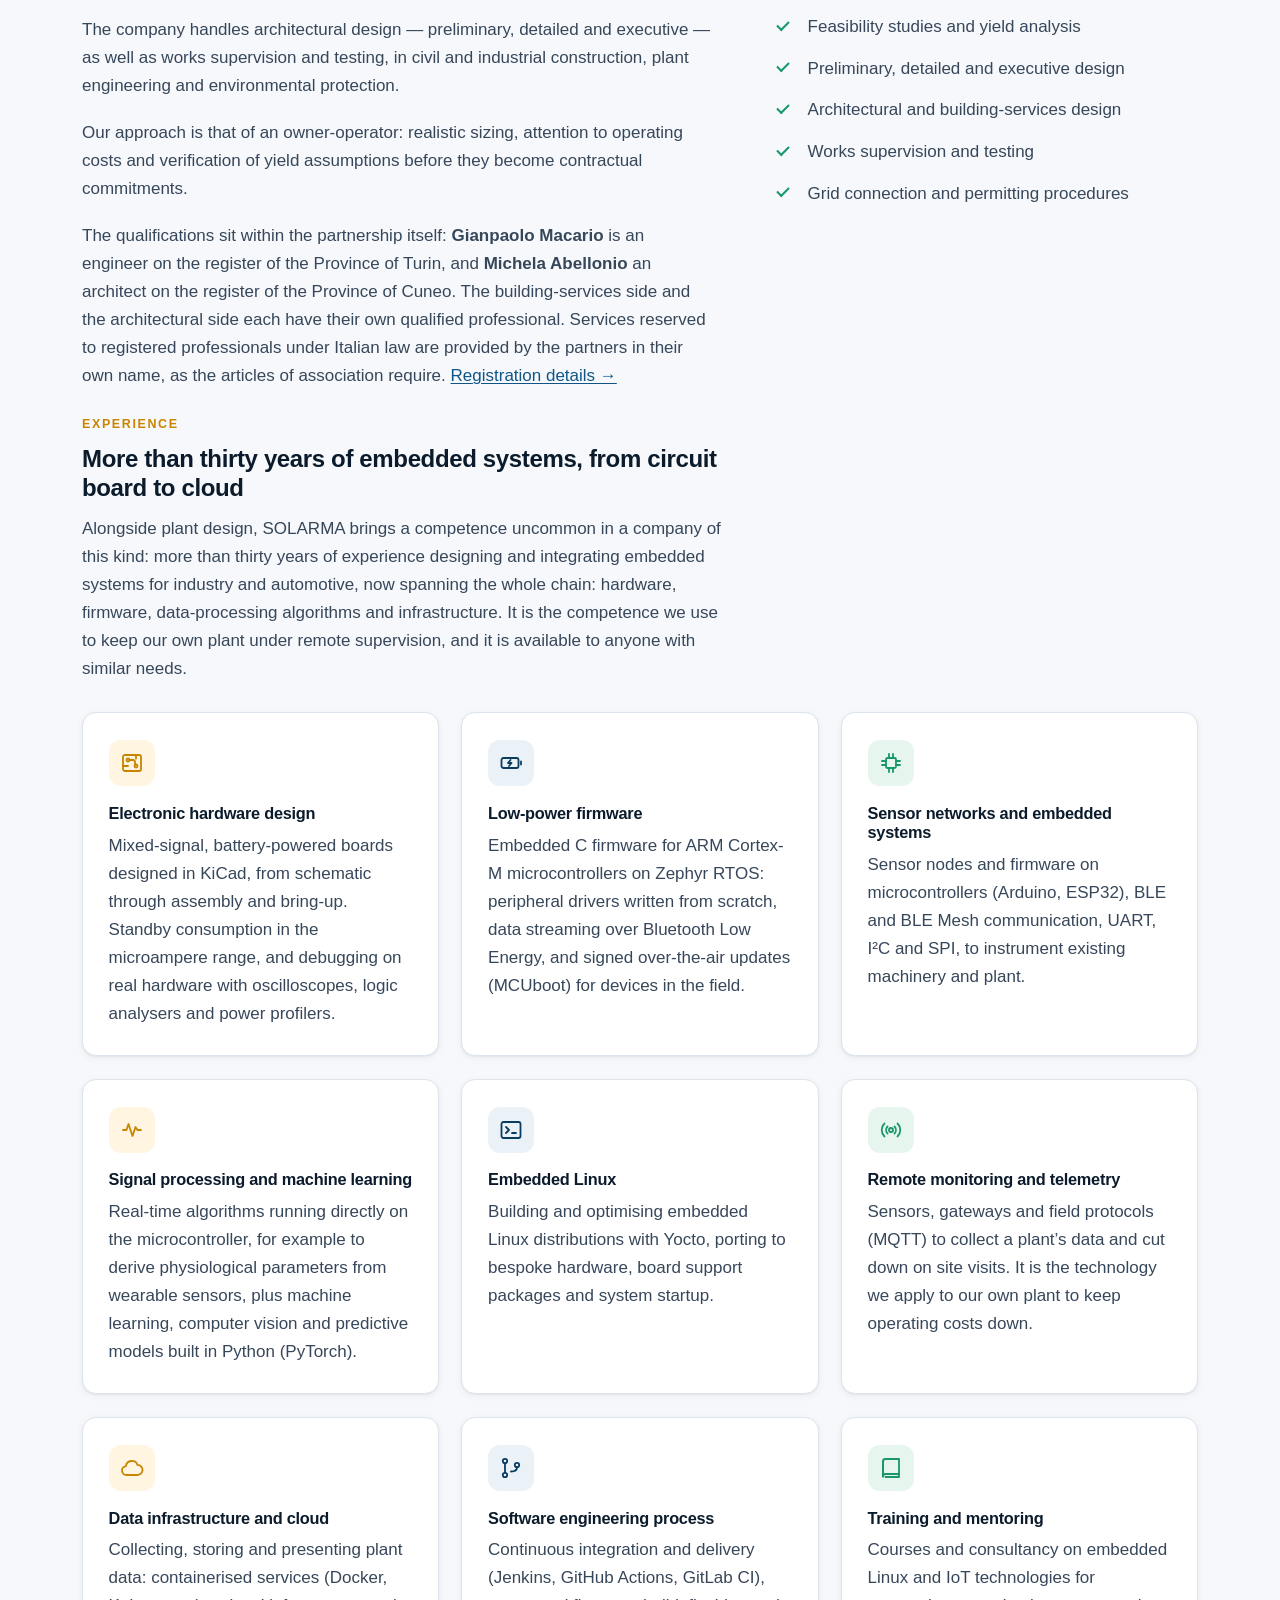
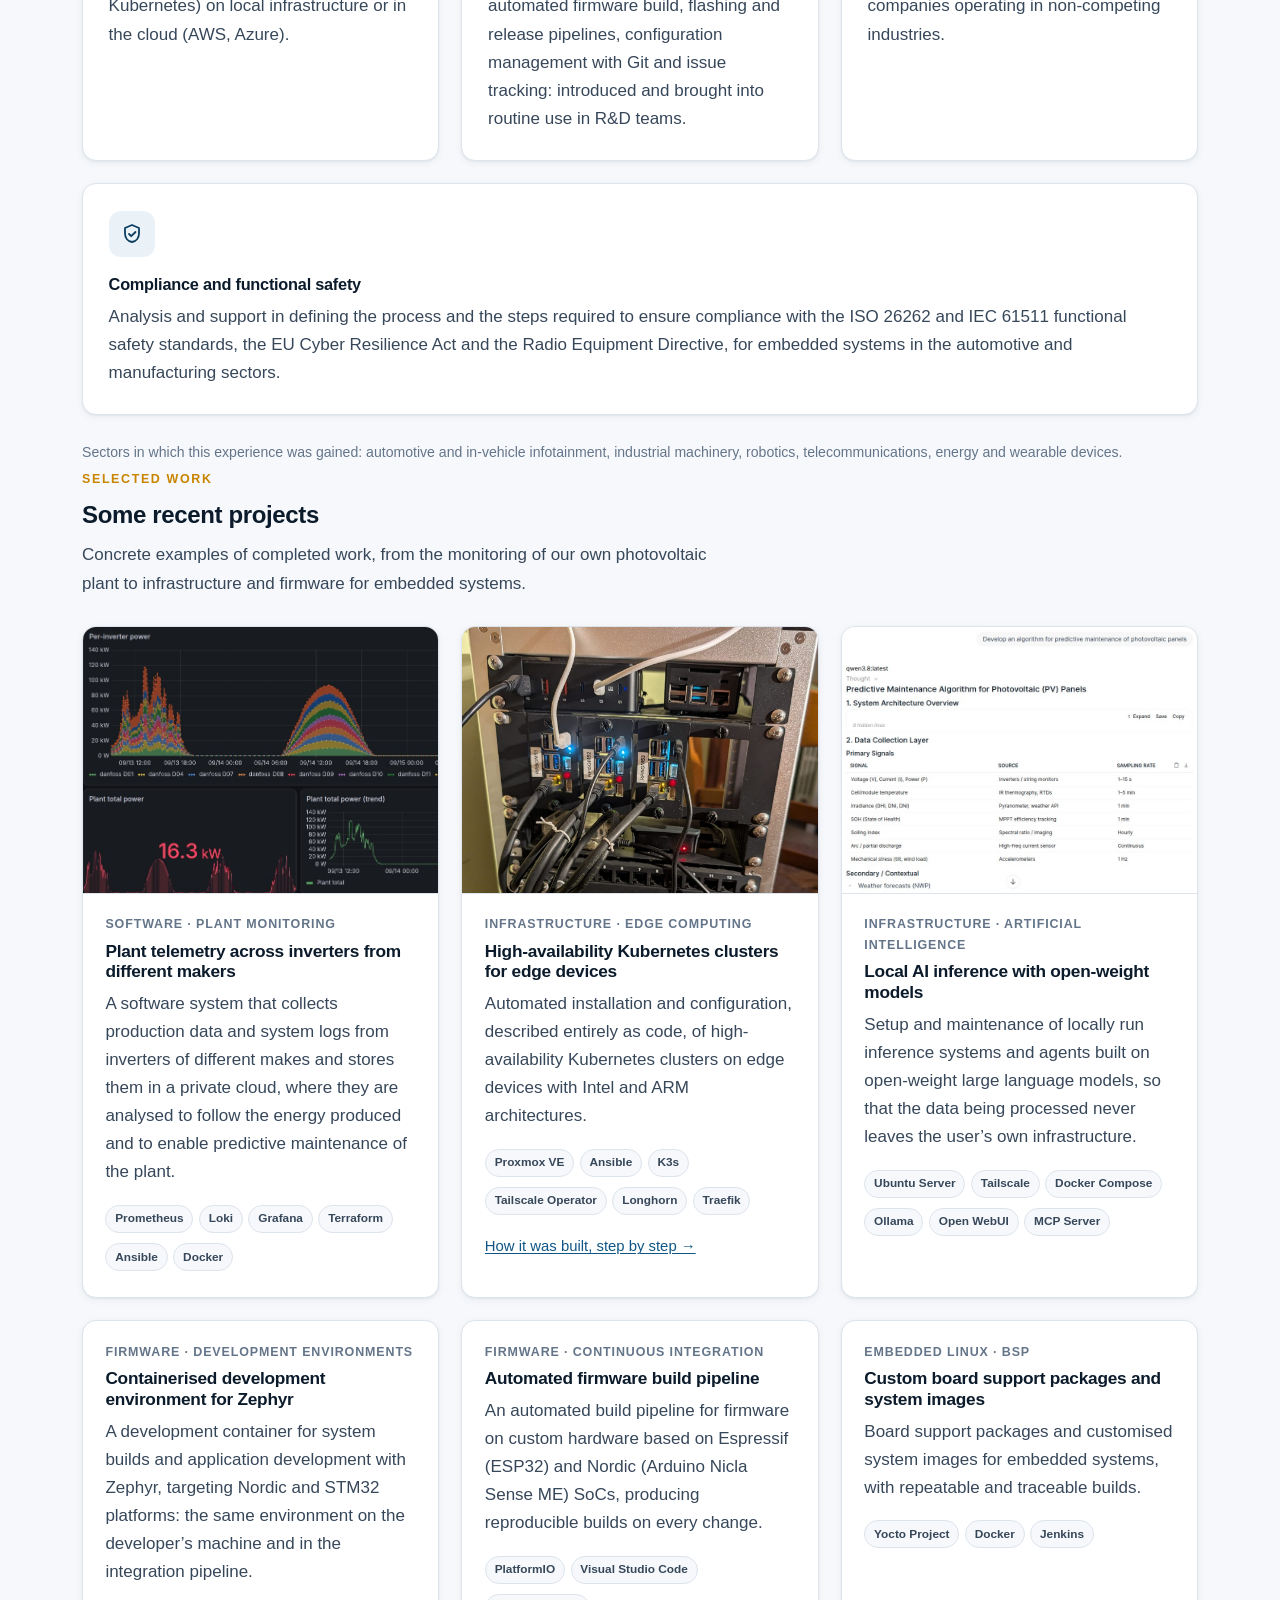
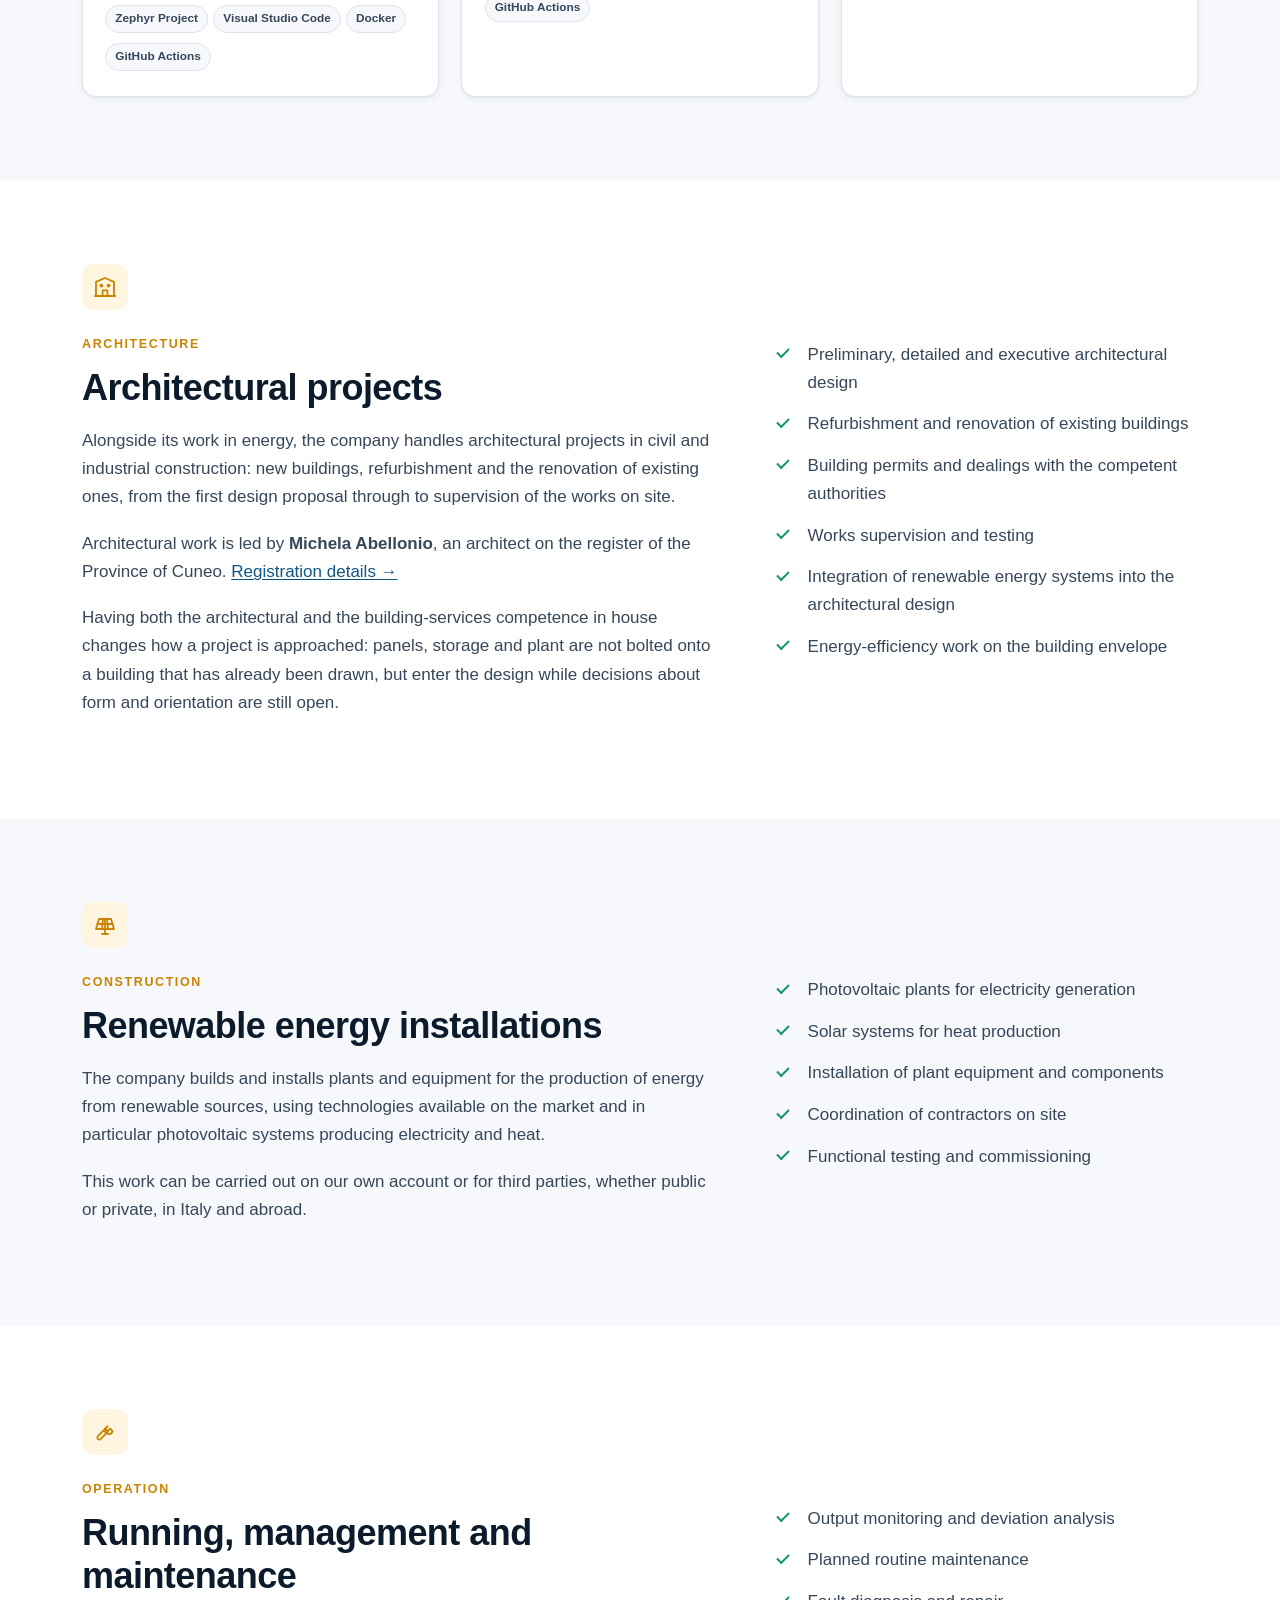
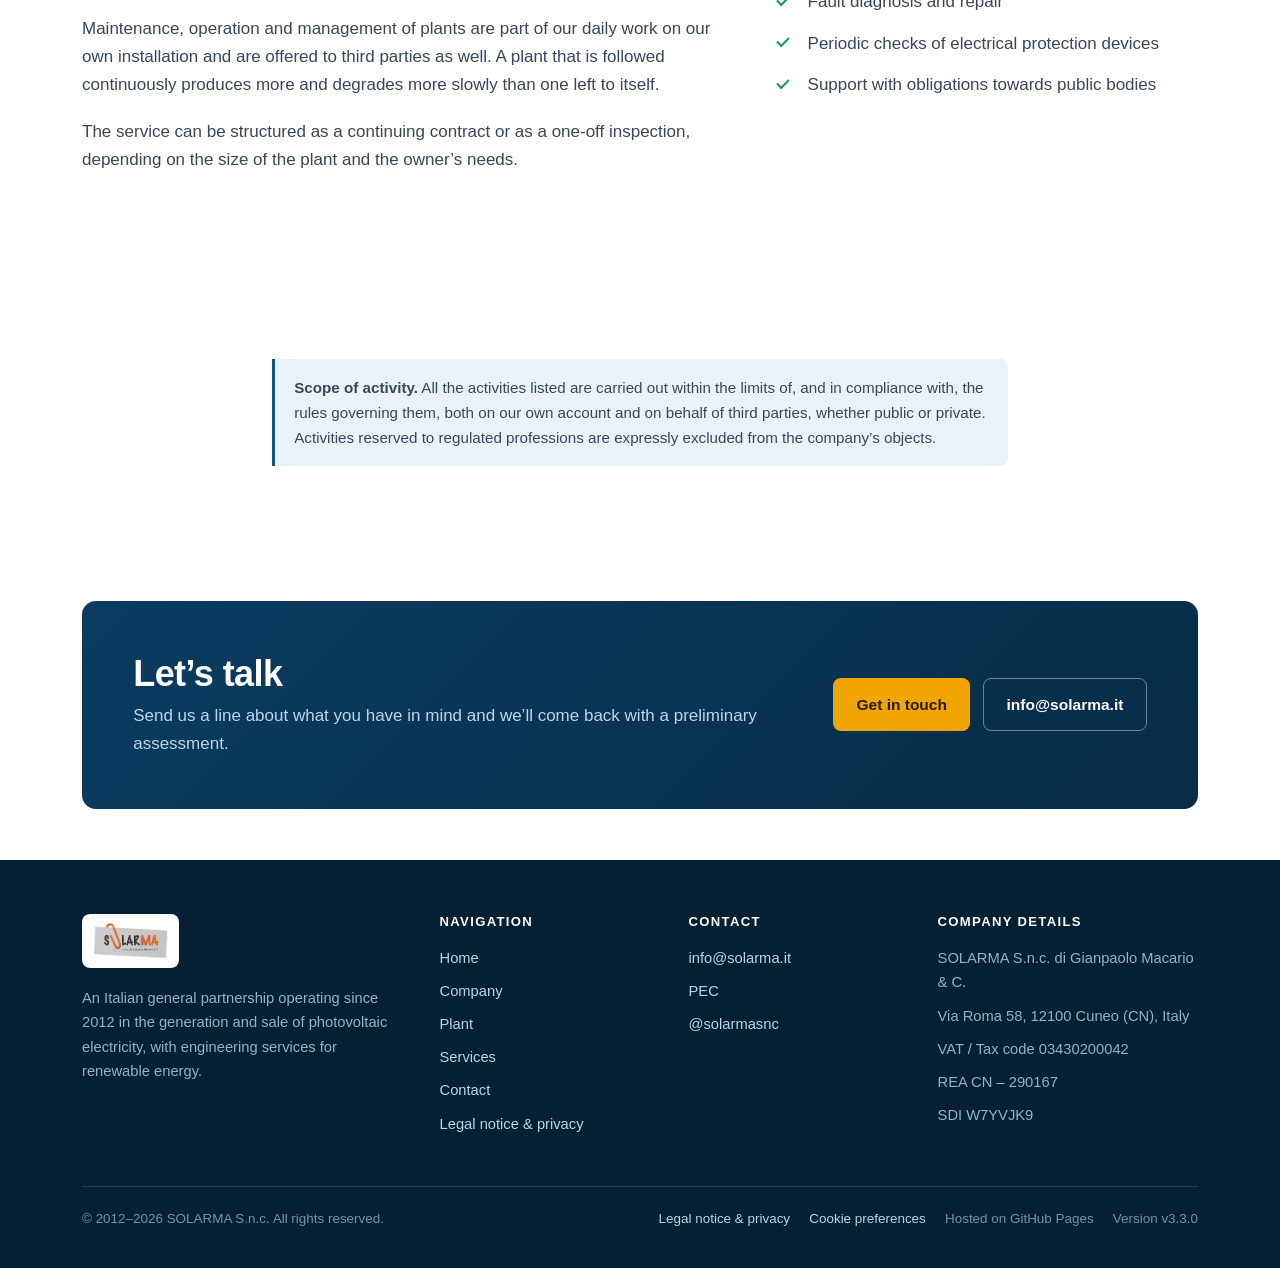
<file: en/services.html>
<!doctype html>
<html lang="en">
<head>
<meta charset="utf-8">
<meta name="viewport" content="width=device-width, initial-scale=1">
<title>Services &mdash; SOLARMA S.n.c.</title>
<meta name="description" content="Electricity generation and sale, design and works supervision, construction and maintenance of renewable energy plants. Services by SOLARMA S.n.c., Cuneo, Italy.">
<link rel="canonical" href="https://www.solarma.it/en/services.html">
<link rel="alternate" hreflang="en" href="https://www.solarma.it/en/services.html">
<link rel="alternate" hreflang="it" href="https://www.solarma.it/servizi.html">
<link rel="alternate" hreflang="x-default" href="https://www.solarma.it/">
<meta name="author" content="SOLARMA S.n.c. di Gianpaolo Macario &amp; C.">
<meta name="version" content="v3.3.0">
<meta name="robots" content="index, follow">

<meta property="og:type" content="website">
<meta property="og:site_name" content="SOLARMA S.n.c.">
<meta property="og:locale" content="en_GB">
<meta property="og:title" content="Services &mdash; SOLARMA S.n.c.">
<meta property="og:description" content="Electricity generation and sale, design and works supervision, construction and maintenance of renewable energy plants. Services by SOLARMA S.n.c., Cuneo, Italy.">
<meta property="og:url" content="https://www.solarma.it/en/services.html">
<meta property="og:image" content="https://www.solarma.it/assets/img/og-image.png">
<meta property="og:image:width" content="1200">
<meta property="og:image:height" content="630">
<meta name="twitter:card" content="summary_large_image">
<meta name="twitter:site" content="@solarmasnc">

<meta name="theme-color" content="#072c47">
<link rel="icon" href="../assets/img/favicon.ico" sizes="any">
<link rel="icon" href="../assets/img/favicon-32.png" type="image/png" sizes="32x32">
<link rel="apple-touch-icon" href="../assets/img/apple-touch-icon.png">
<link rel="stylesheet" href="../assets/css/site.css">
</head>
<body>
<a class="skip-link" href="#main">Skip to main content</a>
<header class="site-header">
  <div class="wrap site-header__inner">
    <a class="brand" href="index.html" aria-label="SOLARMA S.n.c. &mdash; back to the home page">
      <img src="../assets/img/SOLARMA_logo.png" alt="SOLARMA S.n.c. di Gianpaolo Macario &amp; C."
           width="357" height="176">
    </a>
    <button class="nav-toggle" type="button" aria-expanded="false" aria-controls="primary-nav"
            aria-label="Open navigation menu"><span></span></button>
    <nav class="nav" id="primary-nav" aria-label="Main navigation">
        <a href="index.html">Home</a>
        <a href="company.html">Company</a>
        <a href="plant.html">Plant</a>
        <a href="services.html" aria-current="page">Services</a>
        <!-- Temporarily hidden: awaiting real project data. Remove the hidden attribute to restore. -->
        <a href="services.html#architecture" hidden>Architecture</a>
        <a href="contact.html">Contact</a>
      <span class="lang">
        <a href="../servizi.html" hreflang="it" lang="it">IT</a>
        <a href="#" aria-current="true" hreflang="en" lang="en">EN</a>
      </span>
    </nav>
  </div>
</header>
<main id="main">

<section class="page-head">
  <div class="wrap">
    <nav class="breadcrumb" aria-label="Breadcrumb"><a href="index.html">Home</a> &rsaquo; Services</nav>
    <h1>Services</h1>
    <p>Electricity generation, engineering and operation of renewable energy plants. The activities set out in the company&rsquo;s articles are carried out both on our own account and for third parties.</p>
  </div>
</section>

<section class="section section--tight">
  <div class="wrap">
    <div class="grid grid--5">
      <a class="card card--link" href="#generation">
        <div class="card__icon card__icon--solar"><svg viewBox="0 0 24 24" fill="none" stroke="currentColor" stroke-width="1.8" stroke-linecap="round" stroke-linejoin="round" aria-hidden="true"><path d="M13 2 4 14h7l-1 8 9-12h-7l1-8Z"/></svg></div>
        <h4>Generation</h4>
        <p>Generation and sale of electricity.</p>
      </a>
      <a class="card card--link" href="#design">
        <div class="card__icon"><svg viewBox="0 0 24 24" fill="none" stroke="currentColor" stroke-width="1.8" stroke-linecap="round" stroke-linejoin="round" aria-hidden="true"><path d="M9.2 4.6a2.4 2.4 0 1 1 3.6 2.2L18.5 20M14.8 4.6a2.4 2.4 0 0 0-3.6 2.2L5.5 20"/><circle cx="11" cy="3.4" r="1.6"/><path d="M7.6 15.4h8.8"/></svg></div>
        <h4>Design</h4>
        <p>Design, works supervision and testing.</p>
      </a>
      <a class="card card--link" href="#architecture">
        <div class="card__icon"><svg viewBox="0 0 24 24" fill="none" stroke="currentColor" stroke-width="1.8" stroke-linecap="round" stroke-linejoin="round" aria-hidden="true"><path d="M3 21V6.8L12 3l9 3.8V21"/><path d="M2 21h20"/><path d="M9.6 21v-5.6h4.8V21"/><circle cx="8.4" cy="10.6" r="1"/><circle cx="15.6" cy="10.6" r="1"/></svg></div>
        <h4>Architecture</h4>
        <p>Architectural projects and refurbishment.</p>
      </a>
      <a class="card card--link" href="#construction">
        <div class="card__icon"><svg viewBox="0 0 24 24" fill="none" stroke="currentColor" stroke-width="1.8" stroke-linecap="round" stroke-linejoin="round" aria-hidden="true"><path d="M3 16 6 6h12l3 10Z"/><path d="M12 6v10M4.5 11h15M9 16l1-10M15 16l-1-10"/><path d="M12 16v5M9 21h6"/></svg></div>
        <h4>Construction</h4>
        <p>Installation of renewable energy plants.</p>
      </a>
      <a class="card card--link" href="#operation">
        <div class="card__icon card__icon--leaf"><svg viewBox="0 0 24 24" fill="none" stroke="currentColor" stroke-width="1.8" stroke-linecap="round" stroke-linejoin="round" aria-hidden="true"><path d="M14.7 6.3a4 4 0 1 0 5 5l-2.6-2.6-2.4 2.4L12.3 8.7l2.4-2.4Z"/><path d="m12.3 8.7-7.6 7.6a2 2 0 0 0 2.8 2.8l7.6-7.6"/></svg></div>
        <h4>Operation &amp; maintenance</h4>
        <p>Running, servicing and monitoring.</p>
      </a>
    </div>
  </div>
</section>

<section class="section" id="generation">
  <div class="wrap split split--wide-left">
    <div>
      <div class="card__icon card__icon--solar" style="margin-bottom:1.2rem"><svg viewBox="0 0 24 24" fill="none" stroke="currentColor" stroke-width="1.8" stroke-linecap="round" stroke-linejoin="round" aria-hidden="true"><path d="M13 2 4 14h7l-1 8 9-12h-7l1-8Z"/></svg></div>
      <span class="eyebrow">Main activity</span>
      <h2>Generation and sale of electricity</h2>
      
      <p>
        SOLARMA generates solar electricity through its photovoltaic plant in Peveragno and feeds it
        into the grid. The activity includes managing the contracts relating to the sale of the energy
        and the obligations towards the distribution operator and the national energy services agency.
      </p>
      <p>
        The company&rsquo;s articles also provide for trading in electricity and heat produced from
        renewable sources &mdash; from company-owned plants, plants under its management or third-party
        plants &mdash; and for dealing in rights, contracts and certificates representing electricity.
      </p>
    
    </div>
    <div>
      <ul class="checklist" style="margin-top:1rem">
        <li>Generation from a company-owned photovoltaic plant</li>
        <li>Grid feed-in and sale of the electricity produced</li>
        <li>Management of obligations towards the grid operator and the energy agency</li>
        <li>Trading in renewable energy</li>
        <li>Dealing in instruments and certificates representing electricity</li>
      </ul>
    </div>
  </div>
</section>

<section class="section section--alt" id="design">
  <div class="wrap">
    <div class="split split--wide-left">
      <div>
        <div class="card__icon card__icon--solar" style="margin-bottom:1.2rem"><svg viewBox="0 0 24 24" fill="none" stroke="currentColor" stroke-width="1.8" stroke-linecap="round" stroke-linejoin="round" aria-hidden="true"><path d="M9.2 4.6a2.4 2.4 0 1 1 3.6 2.2L18.5 20M14.8 4.6a2.4 2.4 0 0 0-3.6 2.2L5.5 20"/><circle cx="11" cy="3.4" r="1.6"/><path d="M7.6 15.4h8.8"/></svg></div>
        <span class="eyebrow">Engineering</span>
        <h2>Design, works supervision and testing</h2>
      
        <p>
          The company handles architectural design &mdash; preliminary, detailed and executive &mdash;
          as well as works supervision and testing, in civil and industrial construction, plant
          engineering and environmental protection.
        </p>
        <p>
          Our approach is that of an owner-operator: realistic sizing, attention to operating costs and
          verification of yield assumptions before they become contractual commitments.
        </p>
        <p>
          The qualifications sit within the partnership itself: <strong>Gianpaolo Macario</strong> is an
          engineer on the register of the Province of Turin, and <strong>Michela Abellonio</strong> an
          architect on the register of the Province of Cuneo. The building-services side and the
          architectural side each have their own qualified professional. Services reserved to
          registered professionals under Italian law are provided by the partners in their own name, as
          the articles of association require.
          <a href="company.html#partners">Registration details &rarr;</a>
        </p>
    
      </div>
      <div>
        <ul class="checklist" style="margin-top:1rem">
          <li>Feasibility studies and yield analysis</li>
          <li>Preliminary, detailed and executive design</li>
          <li>Architectural and building-services design</li>
          <li>Works supervision and testing</li>
          <li>Grid connection and permitting procedures</li>
        </ul>
      </div>
    </div>

    <div style="margin-top:clamp(2.4rem,2rem+2vw,3.4rem)">
      <div class="section-head" style="margin-bottom:1.8rem">
        <span class="eyebrow">Experience</span>
        <h3 style="font-size:1.5rem">More than thirty years of embedded systems, from circuit board to cloud</h3>
        <p style="margin-bottom:0">Alongside plant design, SOLARMA brings a competence uncommon in a company of this kind: more than thirty years of experience designing and integrating embedded systems for industry and automotive, now spanning the whole chain: hardware, firmware, data-processing algorithms and infrastructure. It is the competence we use to keep our own plant under remote supervision, and it is available to anyone with similar needs.</p>
      </div>
      <div class="grid grid--3">
        <div class="card">
          <div class="card__icon card__icon--solar"><svg viewBox="0 0 24 24" fill="none" stroke="currentColor" stroke-width="1.8" stroke-linecap="round" stroke-linejoin="round" aria-hidden="true"><rect x="3" y="4" width="18" height="16" rx="2"/><circle cx="8" cy="9" r="1.5"/><circle cx="16" cy="15" r="1.5"/><path d="M9.5 9H13a2 2 0 0 1 2 2v2.5M3 15h5M16 4v3.5"/></svg></div>
          <h4>Electronic hardware design</h4>
          <p>Mixed-signal, battery-powered boards designed in KiCad, from schematic through assembly and bring-up. Standby consumption in the microampere range, and debugging on real hardware with oscilloscopes, logic analysers and power profilers.</p>
        </div>
        <div class="card">
          <div class="card__icon"><svg viewBox="0 0 24 24" fill="none" stroke="currentColor" stroke-width="1.8" stroke-linecap="round" stroke-linejoin="round" aria-hidden="true"><rect x="2.5" y="7" width="17" height="10" rx="2"/><path d="M22 10.5v3M11.5 9 9 12h3.5L10 15"/></svg></div>
          <h4>Low-power firmware</h4>
          <p>Embedded C firmware for ARM Cortex-M microcontrollers on Zephyr RTOS: peripheral drivers written from scratch, data streaming over Bluetooth Low Energy, and signed over-the-air updates (MCUboot) for devices in the field.</p>
        </div>
        <div class="card">
          <div class="card__icon card__icon--leaf"><svg viewBox="0 0 24 24" fill="none" stroke="currentColor" stroke-width="1.8" stroke-linecap="round" stroke-linejoin="round" aria-hidden="true"><rect x="7" y="7" width="10" height="10" rx="1.5"/><path d="M10 3v4M14 3v4M10 17v4M14 17v4M3 10h4M3 14h4M17 10h4M17 14h4"/></svg></div>
          <h4>Sensor networks and embedded systems</h4>
          <p>Sensor nodes and firmware on microcontrollers (Arduino, ESP32), BLE and BLE Mesh communication, UART, I&sup2;C and SPI, to instrument existing machinery and plant.</p>
        </div>
        <div class="card">
          <div class="card__icon card__icon--solar"><svg viewBox="0 0 24 24" fill="none" stroke="currentColor" stroke-width="1.8" stroke-linecap="round" stroke-linejoin="round" aria-hidden="true"><path d="M3 12h3.5l2-6 4 12 3-9 2 3H21"/></svg></div>
          <h4>Signal processing and machine learning</h4>
          <p>Real-time algorithms running directly on the microcontroller, for example to derive physiological parameters from wearable sensors, plus machine learning, computer vision and predictive models built in Python (PyTorch).</p>
        </div>
        <div class="card">
          <div class="card__icon"><svg viewBox="0 0 24 24" fill="none" stroke="currentColor" stroke-width="1.8" stroke-linecap="round" stroke-linejoin="round" aria-hidden="true"><rect x="2.5" y="4" width="19" height="16" rx="2"/><path d="m7 9 3 3-3 3M13 15h4"/></svg></div>
          <h4>Embedded Linux</h4>
          <p>Building and optimising embedded Linux distributions with Yocto, porting to bespoke hardware, board support packages and system startup.</p>
        </div>
        <div class="card">
          <div class="card__icon card__icon--leaf"><svg viewBox="0 0 24 24" fill="none" stroke="currentColor" stroke-width="1.8" stroke-linecap="round" stroke-linejoin="round" aria-hidden="true"><circle cx="12" cy="12" r="2"/><path d="M8.5 8.5a5 5 0 0 0 0 7M15.5 8.5a5 5 0 0 1 0 7M5.5 5.5a9 9 0 0 0 0 13M18.5 5.5a9 9 0 0 1 0 13"/></svg></div>
          <h4>Remote monitoring and telemetry</h4>
          <p>Sensors, gateways and field protocols (MQTT) to collect a plant&rsquo;s data and cut down on site visits. It is the technology we apply to our own plant to keep operating costs down.</p>
        </div>
        <div class="card">
          <div class="card__icon card__icon--solar"><svg viewBox="0 0 24 24" fill="none" stroke="currentColor" stroke-width="1.8" stroke-linecap="round" stroke-linejoin="round" aria-hidden="true"><path d="M6.5 19a4.5 4.5 0 0 1-.6-8.96 6 6 0 0 1 11.54-1.2A4.5 4.5 0 0 1 17.5 19Z"/></svg></div>
          <h4>Data infrastructure and cloud</h4>
          <p>Collecting, storing and presenting plant data: containerised services (Docker, Kubernetes) on local infrastructure or in the cloud (AWS, Azure).</p>
        </div>
        <div class="card">
          <div class="card__icon"><svg viewBox="0 0 24 24" fill="none" stroke="currentColor" stroke-width="1.8" stroke-linecap="round" stroke-linejoin="round" aria-hidden="true"><circle cx="6" cy="5" r="2.2"/><circle cx="6" cy="19" r="2.2"/><circle cx="18" cy="9" r="2.2"/><path d="M6 7.2v9.6M18 11.2c0 3.5-3 4.3-6 4.3"/></svg></div>
          <h4>Software engineering process</h4>
          <p>Continuous integration and delivery (Jenkins, GitHub Actions, GitLab CI), automated firmware build, flashing and release pipelines, configuration management with Git and issue tracking: introduced and brought into routine use in R&amp;D teams.</p>
        </div>
        <div class="card">
          <div class="card__icon card__icon--leaf"><svg viewBox="0 0 24 24" fill="none" stroke="currentColor" stroke-width="1.8" stroke-linecap="round" stroke-linejoin="round" aria-hidden="true"><path d="M4 5.5A2.5 2.5 0 0 1 6.5 3H20v15H6.5A2.5 2.5 0 0 0 4 20.5Z"/><path d="M4 5.5v15M20 18v3H6.5"/></svg></div>
          <h4>Training and mentoring</h4>
          <p>Courses and consultancy on embedded Linux and IoT technologies for companies operating in non-competing industries.</p>
        </div>
        <div class="card" style="grid-column:1/-1">
          <div class="card__icon"><svg viewBox="0 0 24 24" fill="none" stroke="currentColor" stroke-width="1.8" stroke-linecap="round" stroke-linejoin="round" aria-hidden="true"><path d="M12 3l7 3v5.5c0 4.3-2.9 7.7-7 8.5-4.1-.8-7-4.2-7-8.5V6Z"/><path d="m9 12 2.2 2.2L15.5 10"/></svg></div>
          <h4>Compliance and functional safety</h4>
          <p>Analysis and support in defining the process and the steps required to ensure compliance with the ISO&nbsp;26262 and IEC&nbsp;61511 functional safety standards, the EU Cyber Resilience Act and the Radio Equipment Directive, for embedded systems in the automotive and manufacturing sectors.</p>
        </div>
      </div>
      <p style="margin:1.6rem 0 0;font-size:.88rem;color:var(--ink-mute)">Sectors in which this experience was gained: automotive and in-vehicle infotainment, industrial machinery, robotics, telecommunications, energy and wearable devices.</p>
    </div>

    <div style="margin-top:clamp(2.4rem,2rem+2vw,3.4rem)">
      <div class="section-head" style="margin-bottom:1.8rem">
        <span class="eyebrow">Selected work</span>
        <h3 style="font-size:1.5rem">Some recent projects</h3>
        <p style="margin-bottom:0">Concrete examples of completed work, from the monitoring of our own photovoltaic plant to infrastructure and firmware for embedded systems.</p>
      </div>
      <div class="grid grid--3">
        <article class="project">
          <img src="../assets/img/progetti/telemetria-impianto.jpg" width="747" height="560" loading="lazy"
               alt="Grafana production dashboard for the plant: per-inverter power and total plant power over two days">
          <div class="project__body">
            <span class="project__meta">Software &middot; Plant monitoring</span>
            <h3 class="project__title">Plant telemetry across inverters from different makers</h3>
            <p>A software system that collects production data and system logs from inverters of different makes and stores them in a private cloud, where they are analysed to follow the energy produced and to enable predictive maintenance of the plant.</p>
            <ul class="project__tech">
              <li>Prometheus</li>
              <li>Loki</li>
              <li>Grafana</li>
              <li>Terraform</li>
              <li>Ansible</li>
              <li>Docker</li>
            </ul>
          </div>
        </article>
        <article class="project">
          <img src="../assets/img/progetti/cluster-edge.jpg" width="1200" height="900" loading="lazy"
               alt="The cluster rack: three Raspberry Pi&nbsp;5 nodes in individual trays, cabled down to the switch below">
          <div class="project__body">
            <span class="project__meta">Infrastructure &middot; Edge computing</span>
            <h3 class="project__title">High-availability Kubernetes clusters for edge devices</h3>
            <p>Automated installation and configuration, described entirely as code, of high-availability Kubernetes clusters on edge devices with Intel and ARM architectures.</p>
            <ul class="project__tech">
              <li>Proxmox VE</li>
              <li>Ansible</li>
              <li>K3s</li>
              <li>Tailscale Operator</li>
              <li>Longhorn</li>
              <li>Traefik</li>
            </ul>
            <p class="project__link"><a href="https://blog.gmacario.it/posts/2026-07-27-bringing-up-k3s-gmhome-with-ansible/" rel="noopener" target="_blank">How it was built, step by step &rarr;</a></p>
          </div>
        </article>
        <article class="project">
          <img src="../assets/img/progetti/inferenza-ai-locale.jpg" width="880" height="660" loading="lazy"
               alt="Open WebUI running locally: an open-weight model answering a request about predictive maintenance of photovoltaic panels">
          <div class="project__body">
            <span class="project__meta">Infrastructure &middot; Artificial intelligence</span>
            <h3 class="project__title">Local AI inference with open-weight models</h3>
            <p>Setup and maintenance of locally run inference systems and agents built on open-weight large language models, so that the data being processed never leaves the user&rsquo;s own infrastructure.</p>
            <ul class="project__tech">
              <li>Ubuntu Server</li>
              <li>Tailscale</li>
              <li>Docker Compose</li>
              <li>Ollama</li>
              <li>Open WebUI</li>
              <li>MCP Server</li>
            </ul>
          </div>
        </article>
        <!-- TODO SOLARMA: project 4 &mdash; add an image at the top of the <article>, as in projects 1&ndash;3, showing
           an anonymised VS Code screenshot with the project open (github.com/gmacario/gm-zephyr-minimal). -->
        <article class="project">
          <div class="project__body">
            <span class="project__meta">Firmware &middot; Development environments</span>
            <h3 class="project__title">Containerised development environment for Zephyr</h3>
            <p>A development container for system builds and application development with Zephyr, targeting Nordic and STM32 platforms: the same environment on the developer&rsquo;s machine and in the integration pipeline.</p>
            <ul class="project__tech">
              <li>Zephyr Project</li>
              <li>Visual Studio Code</li>
              <li>Docker</li>
              <li>GitHub Actions</li>
            </ul>
          </div>
        </article>
        <!-- TODO SOLARMA: project 5 &mdash; add an image at the top of the <article>, as in projects 1&ndash;3, showing
           a photograph of the board or a screenshot of the pipeline. -->
        <article class="project">
          <div class="project__body">
            <span class="project__meta">Firmware &middot; Continuous integration</span>
            <h3 class="project__title">Automated firmware build pipeline</h3>
            <p>An automated build pipeline for firmware on custom hardware based on Espressif (ESP32) and Nordic (Arduino Nicla Sense ME) SoCs, producing reproducible builds on every change.</p>
            <ul class="project__tech">
              <li>PlatformIO</li>
              <li>Visual Studio Code</li>
              <li>GitHub Actions</li>
            </ul>
          </div>
        </article>
        <!-- TODO SOLARMA: project 6 &mdash; add an image at the top of the <article>, as in projects 1&ndash;3, showing
           a screenshot of the Yocto build or the Jenkins job. -->
        <article class="project">
          <div class="project__body">
            <span class="project__meta">Embedded Linux &middot; BSP</span>
            <h3 class="project__title">Custom board support packages and system images</h3>
            <p>Board support packages and customised system images for embedded systems, with repeatable and traceable builds.</p>
            <ul class="project__tech">
              <li>Yocto Project</li>
              <li>Docker</li>
              <li>Jenkins</li>
            </ul>
          </div>
        </article>
      </div>
      <!-- TODO SOLARMA: add a line saying what the Myosotis project actually did; it is not
         stated here because the detail is not known. -->
      <!-- line hidden until it is completed: uncomment it once it is updated
      <p style="margin:1.6rem 0 0;font-size:.88rem;color:var(--ink-mute)">The first project developed in partnership with the Politecnico di Torino &mdash; Department of Control and Computer Engineering (DAUIN) was <strong>Myosotis</strong>, submitted to the 2016 Start Cup Piemonte Valle d&rsquo;Aosta.</p> -->
    </div>
  </div>
</section>

<section class="section" id="architecture">
  <div class="wrap">
    <div class="split split--wide-left">
      <div>
        <div class="card__icon card__icon--solar" style="margin-bottom:1.2rem"><svg viewBox="0 0 24 24" fill="none" stroke="currentColor" stroke-width="1.8" stroke-linecap="round" stroke-linejoin="round" aria-hidden="true"><path d="M3 21V6.8L12 3l9 3.8V21"/><path d="M2 21h20"/><path d="M9.6 21v-5.6h4.8V21"/><circle cx="8.4" cy="10.6" r="1"/><circle cx="15.6" cy="10.6" r="1"/></svg></div>
        <span class="eyebrow">Architecture</span>
        <h2>Architectural projects</h2>
        <p>
          Alongside its work in energy, the company handles architectural projects in civil and
          industrial construction: new buildings, refurbishment and the renovation of existing
          ones, from the first design proposal through to supervision of the works on site.
        </p>
        <p>
          Architectural work is led by <strong>Michela Abellonio</strong>, an architect on the
          register of the Province of Cuneo.
          <a href="company.html#partners">Registration details &rarr;</a>
        </p>
        <p>
          Having both the architectural and the building-services competence in house changes how a
          project is approached: panels, storage and plant are not bolted onto a building that has
          already been drawn, but enter the design while decisions about form and orientation are
          still open.
        </p>
      </div>
      <div>
        <ul class="checklist" style="margin-top:1rem">
          <li>Preliminary, detailed and executive architectural design</li>
          <li>Refurbishment and renovation of existing buildings</li>
          <li>Building permits and dealings with the competent authorities</li>
          <li>Works supervision and testing</li>
          <li>Integration of renewable energy systems into the architectural design</li>
          <li>Energy-efficiency work on the building envelope</li>
        </ul>
      </div>
    </div>

    <!-- Temporarily hidden: awaiting real projects. Remove hidden to restore. -->
    <div style="margin-top:clamp(2.4rem,2rem+2vw,3.4rem)" hidden>
      <div class="section-head" style="margin-bottom:1.8rem">
        <span class="eyebrow">Selected work</span>
        <h3 style="font-size:1.5rem">Some projects</h3>
        <p style="margin-bottom:0">
          A selection of the practice&rsquo;s work.
        </p>
      </div>
      <div class="grid grid--3">
        <!-- TODO SOLARMA: project 1. Replace the photograph, type of work, location,
           year and description with the real ones; duplicate or delete the
           <article> block for more or fewer projects. -->
        <article class="project">
          <div class="media-placeholder">
            <div><strong style="display:block;color:var(--ink)">Project photograph</strong>Add an image of the work</div>
          </div>
          <div class="project__body">
            <span class="project__meta"><span class="tbd">Type of work</span> &middot; <span class="tbd">Location</span> &middot; <span class="tbd">Year</span></span>
            <h3 class="project__title"><span class="tbd">Project title</span></h3>
            <p><span class="tbd">Two lines of description: use, floor area, nature of the work and outcome.</span></p>
          </div>
        </article>
        <!-- TODO SOLARMA: project 2. Replace the photograph, type of work, location,
           year and description with the real ones; duplicate or delete the
           <article> block for more or fewer projects. -->
        <article class="project">
          <div class="media-placeholder">
            <div><strong style="display:block;color:var(--ink)">Project photograph</strong>Add an image of the work</div>
          </div>
          <div class="project__body">
            <span class="project__meta"><span class="tbd">Type of work</span> &middot; <span class="tbd">Location</span> &middot; <span class="tbd">Year</span></span>
            <h3 class="project__title"><span class="tbd">Project title</span></h3>
            <p><span class="tbd">Two lines of description: use, floor area, nature of the work and outcome.</span></p>
          </div>
        </article>
        <!-- TODO SOLARMA: project 3. Replace the photograph, type of work, location,
           year and description with the real ones; duplicate or delete the
           <article> block for more or fewer projects. -->
        <article class="project">
          <div class="media-placeholder">
            <div><strong style="display:block;color:var(--ink)">Project photograph</strong>Add an image of the work</div>
          </div>
          <div class="project__body">
            <span class="project__meta"><span class="tbd">Type of work</span> &middot; <span class="tbd">Location</span> &middot; <span class="tbd">Year</span></span>
            <h3 class="project__title"><span class="tbd">Project title</span></h3>
            <p><span class="tbd">Two lines of description: use, floor area, nature of the work and outcome.</span></p>
          </div>
        </article>
      </div>
    </div>
  </div>
</section>

<section class="section section--alt" id="construction">
  <div class="wrap split split--wide-left">
    <div>
      <div class="card__icon card__icon--solar" style="margin-bottom:1.2rem"><svg viewBox="0 0 24 24" fill="none" stroke="currentColor" stroke-width="1.8" stroke-linecap="round" stroke-linejoin="round" aria-hidden="true"><path d="M3 16 6 6h12l3 10Z"/><path d="M12 6v10M4.5 11h15M9 16l1-10M15 16l-1-10"/><path d="M12 16v5M9 21h6"/></svg></div>
      <span class="eyebrow">Construction</span>
      <h2>Renewable energy installations</h2>
      
      <p>
        The company builds and installs plants and equipment for the production of energy from
        renewable sources, using technologies available on the market and in particular photovoltaic
        systems producing electricity and heat.
      </p>
      <p>
        This work can be carried out on our own account or for third parties, whether public or
        private, in Italy and abroad.
      </p>
    
    </div>
    <div>
      <ul class="checklist" style="margin-top:1rem">
        <li>Photovoltaic plants for electricity generation</li>
        <li>Solar systems for heat production</li>
        <li>Installation of plant equipment and components</li>
        <li>Coordination of contractors on site</li>
        <li>Functional testing and commissioning</li>
      </ul>
    </div>
  </div>
</section>

<section class="section" id="operation">
  <div class="wrap split split--wide-left">
    <div>
      <div class="card__icon card__icon--solar" style="margin-bottom:1.2rem"><svg viewBox="0 0 24 24" fill="none" stroke="currentColor" stroke-width="1.8" stroke-linecap="round" stroke-linejoin="round" aria-hidden="true"><path d="M14.7 6.3a4 4 0 1 0 5 5l-2.6-2.6-2.4 2.4L12.3 8.7l2.4-2.4Z"/><path d="m12.3 8.7-7.6 7.6a2 2 0 0 0 2.8 2.8l7.6-7.6"/></svg></div>
      <span class="eyebrow">Operation</span>
      <h2>Running, management and maintenance</h2>
      
      <p>
        Maintenance, operation and management of plants are part of our daily work on our own
        installation and are offered to third parties as well. A plant that is followed continuously
        produces more and degrades more slowly than one left to itself.
      </p>
      <p>
        The service can be structured as a continuing contract or as a one-off inspection, depending on
        the size of the plant and the owner&rsquo;s needs.
      </p>
    
    </div>
    <div>
      <ul class="checklist" style="margin-top:1rem">
        <li>Output monitoring and deviation analysis</li>
        <li>Planned routine maintenance</li>
        <li>Fault diagnosis and repair</li>
        <li>Periodic checks of electrical protection devices</li>
        <li>Support with obligations towards public bodies</li>
      </ul>
    </div>
  </div>
</section>

<section class="section">
  <div class="wrap wrap--narrow">
    <div class="note note--info">
      <p>
        <strong>Scope of activity.</strong> All the activities listed are carried out within the limits
        of, and in compliance with, the rules governing them, both on our own account and on behalf of
        third parties, whether public or private. Activities reserved to regulated professions are
        expressly excluded from the company&rsquo;s objects.
      </p>
    </div>
  </div>
</section>

<section class="section section--tight">
  <div class="wrap">
    <div class="cta-band">
      <div>
        <h2>Let&rsquo;s talk</h2>
        <p>Send us a line about what you have in mind and we&rsquo;ll come back with a preliminary assessment.</p>
      </div>
      <div class="btn-row">
        <a class="btn btn--primary" href="contact.html">Get in touch</a>
        <a class="btn btn--ghost" href="mailto:info@solarma.it">info@solarma.it</a>
      </div>
    </div>
  </div>
</section>

</main>
<footer class="site-footer">
  <div class="wrap">
    <div class="footer-grid">
      <div class="footer-brand">
        <img src="../assets/img/SOLARMA_logo.png" alt="SOLARMA S.n.c. di Gianpaolo Macario &amp; C."
             width="357" height="176">
        <p>An Italian general partnership operating since 2012 in the generation and sale of photovoltaic electricity, with engineering services for renewable energy.</p>
      </div>
      <div>
        <h4>Navigation</h4>
        <ul class="footer-list">
          <li><a href="index.html">Home</a></li>
          <li><a href="company.html">Company</a></li>
          <li><a href="plant.html">Plant</a></li>
          <li><a href="services.html">Services</a></li>
          <li hidden><a href="services.html#architecture">Architecture</a></li>
          <li><a href="contact.html">Contact</a></li>
          <li><a href="legal.html">Legal notice &amp; privacy</a></li>
        </ul>
      </div>
      <div>
        <h4>Contact</h4>
        <ul class="footer-list">
          <li><a href="mailto:info@solarma.it">info@solarma.it</a></li>
          <li><a href="mailto:gianpaolo.macario@ingpec.eu">PEC</a></li>
          <li><a href="https://twitter.com/solarmasnc/" rel="me noopener">@solarmasnc</a></li>
        </ul>
      </div>
      <div>
        <h4>Company details</h4>
        <ul class="footer-list">
          <li>SOLARMA S.n.c. di Gianpaolo Macario &amp; C.</li>
          <li>Via Roma 58, 12100 Cuneo (CN), Italy</li>
          <li>VAT / Tax code 03430200042</li>
          <li>REA CN&nbsp;&ndash;&nbsp;290167</li>
          <li>SDI W7YVJK9</li>
        </ul>
      </div>
    </div>
    <div class="footer-legal">
      <span>&copy; 2012&ndash;2026 SOLARMA S.n.c. All rights reserved.</span>
      <ul>
        <li><a href="legal.html">Legal notice &amp; privacy</a></li>
        <li><a href="#" data-consent-reset>Cookie preferences</a></li>
        <li>Hosted on GitHub Pages</li>
        <li>Version <span data-site-version>v3.3.0</span></li>
      </ul>
    </div>
  </div>
</footer>

<div class="cookie-bar" id="cookie-bar" role="dialog" aria-live="polite"
     aria-label="This site uses measurement cookies" hidden>
  <h4 style="margin-bottom:.5rem">This site uses measurement cookies</h4>
  <p>We use technical cookies required for the site to work and — only with your consent — third-party analytics cookies (Google Analytics) to understand how the site is used. No measurement tool is loaded before you choose.</p>
  <div class="btn-row">
    <button class="btn btn--dark" type="button" data-consent="accept">Accept</button>
    <button class="btn btn--outline" type="button" data-consent="reject">Decline</button>
    <a class="btn btn--outline" href="legal.html#cookie">Privacy notice</a>
  </div>
</div>

<script src="../assets/js/site.js" defer></script>
</body>
</html>
</file>
<file: assets/css/site.css>
/* ==========================================================================
   SOLARMA S.N.C. — corporate stylesheet
   Self-contained: no external fonts, CDNs or trackers (GDPR-friendly).
   ========================================================================== */

/* ---------- Design tokens ---------- */
:root {
  /* Brand */
  --ink:        #0b1b2b;
  --ink-soft:   #37475a;
  --ink-mute:   #64758a;
  --line:       #dde4ec;
  --line-soft:  #edf1f6;

  --brand:      #0f5686;
  --brand-dark: #0a3c60;
  --brand-deep: #072c47;
  --brand-tint: #eaf2f8;

  --solar:      #f0a500;
  --solar-dark: #c98400;
  --solar-tint: #fff5e0;

  --leaf:       #17976a;
  --leaf-tint:  #e7f5ef;

  --bg:         #ffffff;
  --bg-alt:     #f6f8fb;
  --bg-deep:    #072c47;

  /* Typography */
  --font: -apple-system, BlinkMacSystemFont, "Segoe UI", Roboto, "Helvetica Neue",
          Arial, "Noto Sans", sans-serif;
  --font-alt: ui-serif, Georgia, Cambria, "Times New Roman", serif;

  /* Spacing / shape */
  --wrap: 1160px;
  --wrap-narrow: 780px;
  --radius: 14px;
  --radius-sm: 8px;
  --shadow-sm: 0 1px 2px rgba(7, 44, 71, .06), 0 2px 8px rgba(7, 44, 71, .05);
  --shadow-md: 0 4px 12px rgba(7, 44, 71, .08), 0 16px 40px rgba(7, 44, 71, .08);
  --header-h: 76px;
}

/* ---------- Reset ---------- */
*, *::before, *::after { box-sizing: border-box; }
html { -webkit-text-size-adjust: 100%; scroll-behavior: smooth; scroll-padding-top: calc(var(--header-h) + 16px); }
@media (prefers-reduced-motion: reduce) {
  html { scroll-behavior: auto; }
  *, *::before, *::after { animation-duration: .001ms !important; transition-duration: .001ms !important; }
}
body {
  margin: 0;
  font-family: var(--font);
  font-size: 17px;
  line-height: 1.65;
  color: var(--ink-soft);
  background: var(--bg);
  -webkit-font-smoothing: antialiased;
}
img, svg { max-width: 100%; height: auto; display: block; }
a { color: var(--brand); text-decoration-thickness: 1px; text-underline-offset: 2px; }
a:hover { color: var(--brand-dark); }
h1, h2, h3, h4 { color: var(--ink); line-height: 1.2; margin: 0 0 .5em; font-weight: 700; letter-spacing: -.015em; }
h1 { font-size: clamp(2.1rem, 1.5rem + 2.4vw, 3.2rem); }
h2 { font-size: clamp(1.6rem, 1.25rem + 1.4vw, 2.25rem); }
h3 { font-size: 1.22rem; }
h4 { font-size: 1.02rem; }
p  { margin: 0 0 1.1em; }
ul, ol { margin: 0 0 1.1em; padding-left: 1.25em; }
li { margin-bottom: .4em; }
hr { border: 0; border-top: 1px solid var(--line); margin: 2.5rem 0; }
:focus-visible { outline: 3px solid var(--solar); outline-offset: 2px; border-radius: 3px; }

/* ---------- Layout helpers ---------- */
.wrap { width: 100%; max-width: var(--wrap); margin-inline: auto; padding-inline: 22px; }
.wrap--narrow { max-width: var(--wrap-narrow); }
.section { padding: clamp(3.2rem, 2rem + 4vw, 5.5rem) 0; }
.section--alt { background: var(--bg-alt); }
.section--tint { background: var(--brand-tint); }
.section--deep { background: var(--bg-deep); color: #c8dced; }
.section--deep h2, .section--deep h3 { color: #fff; }
.section--tight { padding-block: clamp(2.2rem, 1.6rem + 2vw, 3.2rem); }

.skip-link {
  position: absolute; left: -9999px; top: 0; z-index: 999;
  background: var(--ink); color: #fff; padding: .7rem 1.1rem; border-radius: 0 0 var(--radius-sm) 0;
}
.skip-link:focus { left: 0; color: #fff; }

/* ---------- Section headings ---------- */
.eyebrow {
  display: inline-block; font-size: .78rem; font-weight: 700; letter-spacing: .13em;
  text-transform: uppercase; color: var(--solar-dark); margin-bottom: .7rem;
}
.section--deep .eyebrow { color: var(--solar); }
.lede { font-size: clamp(1.02rem, .98rem + .3vw, 1.18rem); color: var(--ink-mute); max-width: 62ch; }
.section--deep .lede { color: #a9c6dc; }
.section-head { max-width: 68ch; margin-bottom: 2.6rem; }
.section-head--center { margin-inline: auto; text-align: center; }

/* ---------- Header / navigation ---------- */
.site-header {
  position: sticky; top: 0; z-index: 100;
  background: rgba(255, 255, 255, .94);
  backdrop-filter: saturate(150%) blur(10px);
  border-bottom: 1px solid var(--line);
}
.site-header__inner {
  min-height: var(--header-h);
  display: flex; align-items: center; gap: 1.2rem;
}
.brand { display: flex; align-items: center; text-decoration: none; margin-right: auto; }
.brand img { height: 52px; width: auto; }
@media (max-width: 420px) { .brand img { height: 38px; } }

.nav { display: flex; align-items: center; gap: .2rem; }
.nav a {
  display: block; padding: .55rem .8rem; border-radius: var(--radius-sm);
  font-size: .95rem; font-weight: 600; color: var(--ink-soft); text-decoration: none;
}
.nav a:hover { background: var(--bg-alt); color: var(--brand-dark); }
.nav a[aria-current="page"] { color: var(--brand-dark); background: var(--brand-tint); }

.lang {
  display: flex; align-items: center; gap: .1rem; margin-left: .6rem;
  border: 1px solid var(--line); border-radius: 999px; padding: 2px;
}
.lang a {
  padding: .25rem .6rem; border-radius: 999px; font-size: .78rem; font-weight: 700;
  letter-spacing: .04em; color: var(--ink-mute); text-decoration: none;
}
.lang a[aria-current] { background: var(--brand); color: #fff; }
.lang a:not([aria-current]):hover { background: var(--bg-alt); color: var(--ink); }

.nav-toggle {
  display: none; background: none; border: 1px solid var(--line); border-radius: var(--radius-sm);
  width: 44px; height: 40px; cursor: pointer; align-items: center; justify-content: center;
}
.nav-toggle span { display: block; width: 20px; height: 2px; background: var(--ink); position: relative; }
.nav-toggle span::before, .nav-toggle span::after {
  content: ""; position: absolute; left: 0; width: 20px; height: 2px; background: var(--ink);
}
.nav-toggle span::before { top: -6px; }
.nav-toggle span::after  { top: 6px; }

@media (max-width: 900px) {
  .nav-toggle { display: inline-flex; }
  .nav {
    position: fixed; inset: var(--header-h) 0 auto 0; flex-direction: column; align-items: stretch;
    background: #fff; border-bottom: 1px solid var(--line); padding: .6rem 22px 1.1rem;
    box-shadow: var(--shadow-md); gap: .1rem;
  }
  .nav[hidden] { display: none; }
  .nav a { padding: .8rem .6rem; font-size: 1.02rem; }
  .lang { margin: .6rem 0 0; align-self: flex-start; }
}

/* ---------- Buttons ---------- */
.btn {
  display: inline-flex; align-items: center; justify-content: center; gap: .5rem;
  padding: .8rem 1.4rem; border-radius: var(--radius-sm); border: 1px solid transparent;
  font-size: .97rem; font-weight: 700; text-decoration: none; cursor: pointer;
  transition: background-color .15s ease, color .15s ease, border-color .15s ease, transform .15s ease;
}
.btn:hover { transform: translateY(-1px); }
.btn--primary { background: var(--solar); color: #26190a; }
.btn--primary:hover { background: var(--solar-dark); color: #1a1105; }
.btn--dark { background: var(--brand-dark); color: #fff; }
.btn--dark:hover { background: var(--brand-deep); color: #fff; }
.btn--ghost { border-color: rgba(255,255,255,.4); color: #fff; }
.btn--ghost:hover { background: rgba(255,255,255,.12); color: #fff; }
.btn--outline { border-color: var(--line); color: var(--brand-dark); background: #fff; }
.btn--outline:hover { border-color: var(--brand); background: var(--brand-tint); }
.btn-row { display: flex; flex-wrap: wrap; gap: .8rem; }

/* ---------- Hero ---------- */
.hero {
  position: relative; overflow: hidden; color: #d7e6f2;
  background:
    radial-gradient(900px 480px at 88% -10%, rgba(240,165,0,.28), transparent 60%),
    radial-gradient(700px 420px at 5% 110%, rgba(23,151,106,.22), transparent 60%),
    linear-gradient(160deg, #0a3c60 0%, #072c47 55%, #051f33 100%);
}
.hero::after {
  content: ""; position: absolute; inset: 0; pointer-events: none; opacity: .5;
  background-image:
    linear-gradient(rgba(255,255,255,.05) 1px, transparent 1px),
    linear-gradient(90deg, rgba(255,255,255,.05) 1px, transparent 1px);
  background-size: 64px 64px;
  mask-image: linear-gradient(180deg, rgba(0,0,0,.7), transparent 70%);
  -webkit-mask-image: linear-gradient(180deg, rgba(0,0,0,.7), transparent 70%);
}
.hero__inner {
  position: relative; z-index: 1;
  display: grid; grid-template-columns: 1.15fr .85fr; gap: 3rem; align-items: center;
  padding: clamp(3.4rem, 2rem + 6vw, 6.4rem) 0;
}
.hero h1 { color: #fff; margin-bottom: .6rem; }
.hero__lede { font-size: clamp(1.05rem, 1rem + .4vw, 1.24rem); color: #b6d1e6; max-width: 54ch; }
.hero__meta {
  display: flex; flex-wrap: wrap; gap: .5rem 1.4rem; margin-top: 2rem;
  font-size: .86rem; color: #8fb4d1; letter-spacing: .02em;
}
.hero__meta span { display: inline-flex; align-items: center; gap: .45rem; }
.hero__meta svg { width: 16px; height: 16px; flex: 0 0 auto; color: var(--solar); }
.hero__art { display: flex; justify-content: center; }
@media (max-width: 900px) {
  .hero__inner { grid-template-columns: 1fr; gap: 2.2rem; }
  .hero__art { max-width: 380px; }
}

.badge {
  display: inline-flex; align-items: center; gap: .5rem; margin-bottom: 1.2rem;
  padding: .38rem .85rem; border-radius: 999px;
  background: rgba(240,165,0,.14); border: 1px solid rgba(240,165,0,.4);
  color: #ffd98a; font-size: .8rem; font-weight: 700; letter-spacing: .06em; text-transform: uppercase;
}

/* ---------- Page header (inner pages) ---------- */
.page-head {
  background: linear-gradient(160deg, #0a3c60 0%, #072c47 100%);
  color: #b6d1e6; padding: clamp(2.6rem, 2rem + 3vw, 4.2rem) 0;
}
.page-head h1 { color: #fff; margin-bottom: .4rem; }
.page-head p { color: #a9c6dc; max-width: 64ch; margin-bottom: 0; }
.breadcrumb { font-size: .82rem; color: #7ba6c7; margin-bottom: 1rem; }
.breadcrumb a { color: #9dc3de; text-decoration: none; }
.breadcrumb a:hover { color: #fff; text-decoration: underline; }

/* ---------- Cards ---------- */
.grid { display: grid; gap: 1.4rem; }
.grid--2 { grid-template-columns: repeat(2, 1fr); }
.grid--3 { grid-template-columns: repeat(3, 1fr); }
.grid--4 { grid-template-columns: repeat(4, 1fr); }
@media (max-width: 980px) { .grid--3, .grid--4 { grid-template-columns: repeat(2, 1fr); } }
@media (max-width: 680px) { .grid--2, .grid--3, .grid--4 { grid-template-columns: 1fr; } }
.grid--5 { grid-template-columns: repeat(5, 1fr); }

/* For a grid whose last row is short: switch to flex so the trailing cards
   centre under the row above instead of leaving a gap at the end of it. */
.grid--center { display: flex; flex-wrap: wrap; justify-content: center; }
.grid--center > * { flex: 0 1 calc((100% - 2 * 1.4rem) / 3); }
@media (max-width: 980px) { .grid--center > * { flex-basis: calc((100% - 1.4rem) / 2); } }
@media (max-width: 680px) { .grid--center > * { flex-basis: 100%; } }
@media (max-width: 1080px) { .grid--5 { grid-template-columns: repeat(3, 1fr); } }
@media (max-width: 680px)  { .grid--5 { grid-template-columns: 1fr; } }

.card {
  background: #fff; border: 1px solid var(--line); border-radius: var(--radius);
  padding: 1.7rem 1.6rem; box-shadow: var(--shadow-sm);
}
.card { display: flex; flex-direction: column; }
.card h3 { margin-bottom: .5rem; }
.card__more { margin-top: auto; padding-top: .5rem; }
.card p:last-child { margin-bottom: 0; }
.card--link { text-decoration: none; display: block; transition: border-color .15s, box-shadow .15s, transform .15s; }
.card--link:hover { border-color: var(--brand); box-shadow: var(--shadow-md); transform: translateY(-2px); }
.card__icon {
  width: 46px; height: 46px; border-radius: 12px; display: grid; place-items: center;
  background: var(--brand-tint); color: var(--brand-dark); margin-bottom: 1.1rem;
}
.card__icon svg { width: 24px; height: 24px; }
.card__icon--solar { background: var(--solar-tint); color: var(--solar-dark); }
.card__icon--leaf  { background: var(--leaf-tint);  color: var(--leaf); }
.card__more { display: inline-flex; align-items: center; gap: .35rem; font-weight: 700; font-size: .92rem; color: var(--brand); }

/* ---------- Split feature ---------- */
.split { display: grid; grid-template-columns: 1fr 1fr; gap: clamp(2rem, 1rem + 4vw, 4rem); align-items: center; }
.split--wide-left { grid-template-columns: 1.2fr .8fr; }
@media (max-width: 900px) { .split, .split--wide-left { grid-template-columns: 1fr; } }

/* ---------- Feature list ---------- */
.checklist { list-style: none; padding: 0; margin: 0; }
.checklist li { position: relative; padding-left: 1.9rem; margin-bottom: .85rem; }
.checklist li::before {
  content: ""; position: absolute; left: 0; top: .45em; width: 12px; height: 7px;
  border-left: 2.5px solid var(--leaf); border-bottom: 2.5px solid var(--leaf);
  transform: rotate(-45deg);
}
.section--deep .checklist li::before { border-color: var(--solar); }

/* ---------- Data table ---------- */
.table-scroll { overflow-x: auto; -webkit-overflow-scrolling: touch; }
.data-table { width: 100%; border-collapse: collapse; font-size: .95rem; background: #fff; }
.data-table th, .data-table td { text-align: left; padding: .85rem 1rem; border-bottom: 1px solid var(--line); vertical-align: top; }
.data-table th { width: 38%; color: var(--ink); font-weight: 600; background: var(--bg-alt); white-space: nowrap; }
.data-table tr:last-child th, .data-table tr:last-child td { border-bottom: 0; }
.table-card { border: 1px solid var(--line); border-radius: var(--radius); overflow: hidden; box-shadow: var(--shadow-sm); }

/* ---------- Timeline ---------- */
.timeline { list-style: none; margin: 0; padding: 0 0 0 1.6rem; border-left: 2px solid var(--line); }
.timeline li { position: relative; padding: 0 0 1.7rem .4rem; margin: 0; }
.timeline li::before {
  content: ""; position: absolute; left: calc(-1.6rem - 7px); top: .45em;
  width: 12px; height: 12px; border-radius: 50%; background: var(--solar); border: 2px solid #fff;
  box-shadow: 0 0 0 2px var(--solar);
}
.timeline li:last-child { padding-bottom: 0; }
.timeline__date { display: block; font-size: .8rem; font-weight: 700; letter-spacing: .08em; text-transform: uppercase; color: var(--solar-dark); }
.timeline__title { font-weight: 700; color: var(--ink); }

/* ---------- People ---------- */
.person { display: flex; gap: 1rem; align-items: flex-start; }
.person__avatar {
  flex: 0 0 auto; width: 54px; height: 54px; border-radius: 50%; display: grid; place-items: center;
  background: var(--brand-tint); color: var(--brand-dark); font-weight: 800; font-size: 1.05rem; letter-spacing: .02em;
}
.person__role { font-size: .84rem; color: var(--ink-mute); text-transform: uppercase; letter-spacing: .07em; font-weight: 700; }

/* Professional registration details shown under a partner */
.credential {
  display: grid; grid-template-columns: auto 1fr; gap: .25rem .9rem;
  margin: 0 0 .7rem; padding: .8rem 1rem;
  background: var(--bg-alt); border-left: 3px solid var(--brand);
  border-radius: 0 var(--radius-sm) var(--radius-sm) 0;
  font-size: .86rem; line-height: 1.5;
}
.credential dt { color: var(--ink-mute); font-weight: 600; white-space: nowrap; }
.credential dd { margin: 0; color: var(--ink); }
.credential + p { margin-bottom: 0; font-size: .86rem; }
@media (max-width: 520px) {
  .credential { grid-template-columns: 1fr; gap: 0; }
  .credential dt { margin-top: .5rem; }
  .credential dt:first-child { margin-top: 0; }
}

/* ---------- Contact ---------- */
.contact-item { display: flex; gap: .9rem; align-items: flex-start; margin-bottom: 1.5rem; }
.contact-item:last-child { margin-bottom: 0; }
.contact-item__icon { flex: 0 0 auto; width: 38px; height: 38px; border-radius: 10px; display: grid; place-items: center; background: var(--brand-tint); color: var(--brand-dark); }
.contact-item__icon svg { width: 19px; height: 19px; }
.contact-item__label { font-size: .78rem; text-transform: uppercase; letter-spacing: .08em; font-weight: 700; color: var(--ink-mute); }
.contact-item__value { color: var(--ink); font-weight: 600; word-break: break-word; }
.contact-item__value a { text-decoration: none; }
.contact-item__value a:hover { text-decoration: underline; }

/* ---------- CTA band ---------- */
.cta-band {
  background: linear-gradient(135deg, var(--brand-dark), var(--brand-deep));
  border-radius: var(--radius); padding: clamp(2rem, 1.4rem + 2.4vw, 3.2rem);
  color: #bcd6e9; display: grid; grid-template-columns: 1fr auto; gap: 2rem; align-items: center;
}
.cta-band h2 { color: #fff; margin-bottom: .4rem; }
.cta-band p { margin-bottom: 0; }
@media (max-width: 780px) { .cta-band { grid-template-columns: 1fr; } }

/* ---------- Notes / callouts ---------- */
.note {
  border-left: 3px solid var(--solar); background: var(--solar-tint);
  padding: 1rem 1.2rem; border-radius: 0 var(--radius-sm) var(--radius-sm) 0; font-size: .95rem;
}
.note p:last-child { margin-bottom: 0; }
.note--info { border-left-color: var(--brand); background: var(--brand-tint); }

/* ---------- Placeholder media ---------- */
.media-placeholder {
  aspect-ratio: 4 / 3; border: 1px dashed var(--line); border-radius: var(--radius);
  background: repeating-linear-gradient(45deg, var(--bg-alt), var(--bg-alt) 12px, #fff 12px, #fff 24px);
  display: grid; place-items: center; text-align: center; padding: 1.2rem;
  color: var(--ink-mute); font-size: .85rem;
}

/* ---------- Standalone photo ---------- */
.photo {
  display: block; width: 100%; aspect-ratio: 4 / 3; object-fit: cover;
  border-radius: var(--radius); box-shadow: var(--shadow-sm); background: var(--bg-alt);
}

/* ---------- Photo gallery ---------- */
.gallery figure {
  display: flex; flex-direction: column; margin: 0; overflow: hidden; background: #fff;
  border: 1px solid var(--line); border-radius: var(--radius); box-shadow: var(--shadow-sm);
}
.gallery img {
  display: block; width: 100%; aspect-ratio: 4 / 3; object-fit: cover;
  background: var(--bg-alt);
}
.gallery figcaption {
  padding: .95rem 1.15rem; font-size: .88rem; line-height: 1.5; color: var(--ink-soft);
}

/* ---------- Project card ---------- */
.project {
  display: flex; flex-direction: column; overflow: hidden; background: #fff;
  border: 1px solid var(--line); border-radius: var(--radius); box-shadow: var(--shadow-sm);
}
.project .media-placeholder { border: 0; border-radius: 0; }
.project > img {
  display: block; width: 100%; aspect-ratio: 4 / 3; object-fit: cover;
  background: var(--bg-alt); border-bottom: 1px solid var(--line);
}
.project__body { padding: 1.3rem 1.4rem; }
.project__meta {
  display: block; font-size: .78rem; font-weight: 700; letter-spacing: .07em;
  text-transform: uppercase; color: var(--ink-mute);
}
.project__title { font-size: 1.08rem; margin: .35rem 0 .5rem; }
.project__body p:last-child { margin-bottom: 0; font-size: .93rem; }
/* Technologies used on a project, as chips under the description. */
.project__tech {
  display: flex; flex-wrap: wrap; gap: .35rem;
  margin: .9rem 0 0; padding: 0; list-style: none;
}
.project__tech li {
  padding: .2rem .55rem; border-radius: 999px;
  background: var(--bg-alt); border: 1px solid var(--line);
  color: var(--ink-soft); font-size: .74rem; font-weight: 600;
}
.project__link { margin: .9rem 0 0; font-size: .88rem; }

/* ---------- Prose (legal pages) ---------- */
.prose h2 { margin-top: 2.6rem; padding-top: 1.6rem; border-top: 1px solid var(--line); }
.prose h2:first-child { margin-top: 0; padding-top: 0; border-top: 0; }
.prose h3 { margin-top: 1.8rem; }
.prose dl { margin: 0 0 1.2rem; }
.prose dt { font-weight: 700; color: var(--ink); margin-top: .8rem; }
.prose dd { margin: 0 0 .3rem; }

/* ---------- Footer ---------- */
.site-footer { background: #051f33; color: #90b3cc; font-size: .92rem; padding-top: 3.4rem; }
.site-footer h4 { color: #fff; font-size: .82rem; text-transform: uppercase; letter-spacing: .1em; margin-bottom: 1rem; }
.site-footer a { color: #b9d5e8; text-decoration: none; }
.site-footer a:hover { color: #fff; text-decoration: underline; }
.footer-grid { display: grid; grid-template-columns: 1.5fr 1fr 1fr 1.2fr; gap: 2rem; padding-bottom: 2.6rem; }
@media (max-width: 900px) { .footer-grid { grid-template-columns: 1fr 1fr; } }
@media (max-width: 560px) { .footer-grid { grid-template-columns: 1fr; } }
.footer-list { list-style: none; padding: 0; margin: 0; }
.footer-list li { margin-bottom: .55rem; }
.footer-brand img {
  height: 54px; width: auto; margin-bottom: 1.1rem;
  background: #fff; padding: 8px 10px; border-radius: var(--radius-sm);
}
.footer-brand p { margin-bottom: 0; }
.footer-legal {
  border-top: 1px solid rgba(255,255,255,.12); padding: 1.3rem 0 2rem;
  display: flex; flex-wrap: wrap; gap: .5rem 1.5rem; justify-content: space-between;
  font-size: .84rem; color: #6d94b0;
}
.footer-legal ul { display: flex; flex-wrap: wrap; gap: 1.2rem; list-style: none; margin: 0; padding: 0; }

/* ---------- Cookie banner ---------- */
.cookie-bar {
  position: fixed; left: 16px; right: 16px; bottom: 16px; z-index: 200;
  max-width: 560px; margin-inline: auto;
  background: #fff; border: 1px solid var(--line); border-radius: var(--radius);
  box-shadow: var(--shadow-md); padding: 1.2rem 1.3rem; font-size: .9rem;
}
.cookie-bar p { margin-bottom: .9rem; }
.cookie-bar .btn { padding: .6rem 1.1rem; font-size: .88rem; }

/* ---------- Utilities ---------- */
/* The hidden attribute only sets display:none at user-agent level, which any
   later display rule beats - .nav a is display:block and .grid is display:grid,
   so both would render an element marked hidden. This makes it stick. */
[hidden] { display: none !important; }

.mt-0 { margin-top: 0; } .mb-0 { margin-bottom: 0; }
.mt-2 { margin-top: 2rem; } .mb-2 { margin-bottom: 2rem; }
.text-center { text-align: center; }
.visually-hidden {
  position: absolute !important; width: 1px; height: 1px; overflow: hidden;
  clip: rect(0 0 0 0); clip-path: inset(50%); white-space: nowrap;
}
.tbd { color: var(--solar-dark); font-style: italic; }
.stat__value .tbd { font-size: .62em; font-style: normal; letter-spacing: .01em; }

@media print {
  .site-header, .site-footer, .cookie-bar, .btn-row, .hero__art { display: none !important; }
  body { color: #000; font-size: 12pt; }
  .hero, .page-head, .section--deep { background: none !important; color: #000 !important; }
  .hero h1, .page-head h1, .section--deep h2 { color: #000 !important; }
}
</file>
<file: history/2014/files/main_style.css>
* { margin:0; padding:0; }
 body { background: transparent url(theme/body_background.jpg?652220) repeat-x center top; background-color:#fff; font-family:arial, verdana, sans-serif; font-size:12px; color:#666666; margin:0; padding:0; }
 div.paragraph { line-height:170%; }
 p { line-height:170%; }
 h1 { font-size:30px; font-weight:bold; color:#333; line-height:1.5; margin: 0px 0px 10px 0px; }
 h2 { font-size:18px; font-weight:bold; color:#333; line-height:1.5; margin: 5px 0px 5px 0px; }
 #wrapper { width:100%; margin:0pt auto; }
 #main { position:relative; width:979px; margin:0pt auto; }
 #header { height:88px; }
 #sitename { padding: 5px 0; height: 78px; font-size:26px; }
 #sitename, #sitename a { color:#fff; }
 #content-wrapper { float:left; background: transparent url(theme/content_background.jpg?652220) repeat-y right top; width:979px; }
 #content { background: transparent url(theme/content_top_background.jpg?652220) no-repeat right top; width:927px; padding:26px 26px 26px 26px; height:auto !important; min-height:600px; }
 #header-image { float:left; width:922px; height:261px; padding:3px; border:1px solid #e5e5e5; margin-bottom:6px; }
 .wsite-header { background: transparent url(theme/cust_headerImg.jpg?652220) no-repeat right top; width:920px; height:259px; margin-left:1px; margin-top:1px; }
 #navigation_wrapper { position:relative; float:left; height:36px; width:922px; _width:918px; padding:3px; border:1px solid #e5e5e5; position:relative; }
 #navigation { background-color:#f0f0f0; width:922px; _width:914px; height:36px; }
 #navigation ul { float:left; width:900px; _width:892px; padding:6px 10px 0 0; margin:0 0 0 20px; _margin-left:10px; }
 #navigation li { float:left; display:inline; font-family: arial, verdana, sans-serif; text-align:center; font-size:11px; font-weight:bold; padding:5px 40px 12px 0px; margin: 0 3px 0 0; }
 #navigation a:link { color:#666666; font-size:12px; font-weight:bold; text-decoration:none; }
 #navigation a:visited { color:#666666; font-size:12px; font-weight:bold; text-decoration:none; }
 #navigation a:hover { color:#68961f; font-size:12px; font-weight:bold; text-decoration:none; }
 #active a:link { color:#68961f; text-decoration:none; }
 #active a:hover { color:#68961f; text-decoration:none; }
 #active a:visited { color:#68961f; text-decoration:none; }
 a:link,a:hover,a:visited { color:#68961f; font-weight:normal; text-decoration:none; }
 #content-main { float:left; width:925px; height:auto !important; min-height:400px; padding:15px 0px 35px 0px; }
 #footer { position:relative; float: left; background-color:#000; width:100%; }
 #footer-image { background:transparent url(theme/content_btm_background.jpg?652220) no-repeat center top; margin:0pt auto; padding:7px 10px 0 0px; width:979px; }
 #footer-contents { margin-top:25px; text-align:left; font-family:"lucida grande", "lucida sans", arial, sans-serif; color:#fff; padding:27px 10px 27px 5px; _padding:27px 10px 27px 25px; width:979px; }
 #wsite-menus .wsite-menu-wrap { z-index: 5000; margin: 3px 0px 0px 0px; }
 #wsite-menus .wsite-menu { padding: 0; margin: 0; list-style: none; }
 #wsite-menus .wsite-menu li { float: left; clear: left; width: 170px; text-align: left; }
 #wsite-menus .wsite-menu li a { position: relative; display: block; width: 100%; background: #68961f; border-right: 1px solid #557b18; border-left: 1px solid #557b18; border-bottom: 1px solid #557b18; text-decoration: none; font-size: 11px; font-weight: normal; line-height:1; padding:3px; color: #fff; }
 #wsite-menus .wsite-menu li a:hover { background: #5f8a1c; }
 #wsite-menus span.wsite-menu-title { display: block; padding: 5px 10px; }
 #wsite-menus span.wsite-menu-more { background: transparent url(http://images.weebly.com/weebly/images/submenu_arrow.gif) no-repeat center top; display: block; position: absolute; right: 5px; top: 0; font-family: Courier; height: 28px; line-height: 28px; padding:1px 0 3px 0; }

div.paragraph ul, div.paragraph ol { padding-left: 25px !important; margin: 5px 0 !important; overflow:hidden; }
div.paragraph li { padding-left: 5px !important; margin: 3px 0 0 !important; }
div.paragraph ul, div.paragraph ul li { list-style: disc outside !important; }
div.paragraph ol, div.paragraph ol li { list-style: decimal outside !important; }
</file>
<file: history/2023/stylesheets/styles.css>
@import url(https://fonts.googleapis.com/css?family=Lato:300italic,700italic,300,700);
html {
  background: #6C7989;
  background: #6c7989 -webkit-gradient(linear, 50% 0%, 50% 100%, color-stop(0%, #6c7989), color-stop(100%, #434b55)) fixed;
  background: #6c7989 -webkit-linear-gradient(#6c7989, #434b55) fixed;
  background: #6c7989 -moz-linear-gradient(#6c7989, #434b55) fixed;
  background: #6c7989 -o-linear-gradient(#6c7989, #434b55) fixed;
  background: #6c7989 -ms-linear-gradient(#6c7989, #434b55) fixed;
  background: #6c7989 linear-gradient(#6c7989, #434b55) fixed;
}

body {
  padding: 50px 0;
  margin: 0;
  font: 14px/1.5 Lato, "Helvetica Neue", Helvetica, Arial, sans-serif;
  color: #555;
  font-weight: 300;
  background: url('[data-uri]') fixed;
}

.wrapper {
  width: 640px;
  margin: 0 auto;
  background: #DEDEDE;
  -webkit-border-radius: 8px;
  -moz-border-radius: 8px;
  -ms-border-radius: 8px;
  -o-border-radius: 8px;
  border-radius: 8px;
  -webkit-box-shadow: rgba(0, 0, 0, 0.2) 0 0 0 1px, rgba(0, 0, 0, 0.45) 0 3px 10px;
  -moz-box-shadow: rgba(0, 0, 0, 0.2) 0 0 0 1px, rgba(0, 0, 0, 0.45) 0 3px 10px;
  box-shadow: rgba(0, 0, 0, 0.2) 0 0 0 1px, rgba(0, 0, 0, 0.45) 0 3px 10px;
}

header, section, footer {
  display: block;
}

a {
  color: #069;
  text-decoration: none;
}

p {
  margin: 0 0 20px;
  padding: 0;
}

strong {
  color: #222;
  font-weight: 700;
}

header {
  -webkit-border-radius: 8px 8px 0 0;
  -moz-border-radius: 8px 8px 0 0;
  -ms-border-radius: 8px 8px 0 0;
  -o-border-radius: 8px 8px 0 0;
  border-radius: 8px 8px 0 0;
  background: #C6EAFA;
  background: -webkit-gradient(linear, 50% 0%, 50% 100%, color-stop(0%, #ddfbfc), color-stop(100%, #c6eafa));
  background: -webkit-linear-gradient(#ddfbfc, #c6eafa);
  background: -moz-linear-gradient(#ddfbfc, #c6eafa);
  background: -o-linear-gradient(#ddfbfc, #c6eafa);
  background: -ms-linear-gradient(#ddfbfc, #c6eafa);
  background: linear-gradient(#ddfbfc, #c6eafa);
  position: relative;
  padding: 15px 20px;
  border-bottom: 1px solid #B2D2E1;
}
header h1 {
  margin: 0;
  padding: 0;
  font-size: 24px;
  line-height: 1.2;
  color: #069;
  text-shadow: rgba(255, 255, 255, 0.9) 0 1px 0;
}
header.without-description h1 {
  margin: 10px 0;
}
header p {
  margin: 0;
  color: #61778B;
  width: 300px;
  font-size: 13px;
}
header p.view {
  display: none;
  font-weight: 700;
  text-shadow: rgba(255, 255, 255, 0.9) 0 1px 0;
  -webkit-font-smoothing: antialiased;
}
header p.view a {
  color: #06c;
}
header p.view small {
  font-weight: 400;
}
header ul {
  margin: 0;
  padding: 0;
  list-style: none;
  position: absolute;
  z-index: 1;
  right: 20px;
  top: 20px;
  height: 38px;
  padding: 1px 0;
  background: #5198DF;
  background: -webkit-gradient(linear, 50% 0%, 50% 100%, color-stop(0%, #77b9fb), color-stop(100%, #3782cd));
  background: -webkit-linear-gradient(#77b9fb, #3782cd);
  background: -moz-linear-gradient(#77b9fb, #3782cd);
  background: -o-linear-gradient(#77b9fb, #3782cd);
  background: -ms-linear-gradient(#77b9fb, #3782cd);
  background: linear-gradient(#77b9fb, #3782cd);
  border-radius: 5px;
  -webkit-box-shadow: inset rgba(255, 255, 255, 0.45) 0 1px 0, inset rgba(0, 0, 0, 0.2) 0 -1px 0;
  -moz-box-shadow: inset rgba(255, 255, 255, 0.45) 0 1px 0, inset rgba(0, 0, 0, 0.2) 0 -1px 0;
  box-shadow: inset rgba(255, 255, 255, 0.45) 0 1px 0, inset rgba(0, 0, 0, 0.2) 0 -1px 0;
  width: auto;
}
header ul:before {
  content: '';
  position: absolute;
  z-index: -1;
  left: -5px;
  top: -4px;
  right: -5px;
  bottom: -6px;
  background: rgba(0, 0, 0, 0.1);
  -webkit-border-radius: 8px;
  -moz-border-radius: 8px;
  -ms-border-radius: 8px;
  -o-border-radius: 8px;
  border-radius: 8px;
  -webkit-box-shadow: rgba(0, 0, 0, 0.2) 0 -1px 0, inset rgba(255, 255, 255, 0.7) 0 -1px 0;
  -moz-box-shadow: rgba(0, 0, 0, 0.2) 0 -1px 0, inset rgba(255, 255, 255, 0.7) 0 -1px 0;
  box-shadow: rgba(0, 0, 0, 0.2) 0 -1px 0, inset rgba(255, 255, 255, 0.7) 0 -1px 0;
}
header ul li {
  width: 79px;
  float: left;
  border-right: 1px solid #3A7CBE;
  height: 38px;
}
header ul li.single {
  border: none;
}
header ul li + li {
  width: 78px;
  border-left: 1px solid #8BBEF3;
}
header ul li + li + li {
  border-right: none;
  width: 79px;
}
header ul a {
  line-height: 1;
  font-size: 11px;
  color: #fff;
  color: rgba(255, 255, 255, 0.8);
  display: block;
  text-align: center;
  font-weight: 400;
  padding-top: 6px;
  height: 40px;
  text-shadow: rgba(0, 0, 0, 0.4) 0 -1px 0;
}
header ul a strong {
  font-size: 14px;
  display: block;
  color: #fff;
  -webkit-font-smoothing: antialiased;
}

section {
  padding: 15px 20px;
  font-size: 15px;
  border-top: 1px solid #fff;
  background: -webkit-gradient(linear, 50% 0%, 50% 700, color-stop(0%, #fafafa), color-stop(100%, #dedede));
  background: -webkit-linear-gradient(#fafafa, #dedede 700px);
  background: -moz-linear-gradient(#fafafa, #dedede 700px);
  background: -o-linear-gradient(#fafafa, #dedede 700px);
  background: -ms-linear-gradient(#fafafa, #dedede 700px);
  background: linear-gradient(#fafafa, #dedede 700px);
  -webkit-border-radius: 0 0 8px 8px;
  -moz-border-radius: 0 0 8px 8px;
  -ms-border-radius: 0 0 8px 8px;
  -o-border-radius: 0 0 8px 8px;
  border-radius: 0 0 8px 8px;
  position: relative;
}

h1, h2, h3, h4, h5, h6 {
  color: #222;
  padding: 0;
  margin: 0 0 20px;
  line-height: 1.2;
}

p, ul, ol, table, pre, dl {
  margin: 0 0 20px;
}

h1, h2, h3 {
  line-height: 1.1;
}

h1 {
  font-size: 28px;
}

h2 {
  color: #393939;
}

h3, h4, h5, h6 {
  color: #494949;
}

blockquote {
  margin: 0 -20px 20px;
  padding: 15px 20px 1px 40px;
  font-style: italic;
  background: #ccc;
  background: rgba(0, 0, 0, 0.06);
  color: #222;
}

img {
  max-width: 100%;
}

code, pre {
  font-family: Monaco, Bitstream Vera Sans Mono, Lucida Console, Terminal;
  color: #333;
  font-size: 12px;
  overflow-x: auto;
}

pre {
  padding: 20px;
  background: #3A3C42;
  color: #f8f8f2;
  margin: 0 -20px 20px;
}
pre code {
  color: #f8f8f2;
}
li pre {
  margin-left: -60px;
  padding-left: 60px;
}

table {
  width: 100%;
  border-collapse: collapse;
}

th, td {
  text-align: left;
  padding: 5px 10px;
  border-bottom: 1px solid #aaa;
}

dt {
  color: #222;
  font-weight: 700;
}

th {
  color: #222;
}

small {
  font-size: 11px;
}

hr {
  border: 0;
  background: #aaa;
  height: 1px;
  margin: 0 0 20px;
}

footer {
  width: 640px;
  margin: 0 auto;
  padding: 20px 0 0;
  color: #ccc;
  overflow: hidden;
}
footer a {
  color: #fff;
  font-weight: bold;
}
footer p {
  float: left;
}
footer p + p {
  float: right;
}

@media print, screen and (max-width: 740px) {
  body {
    padding: 0;
  }

  .wrapper {
    -webkit-border-radius: 0;
    -moz-border-radius: 0;
    -ms-border-radius: 0;
    -o-border-radius: 0;
    border-radius: 0;
    -webkit-box-shadow: none;
    -moz-box-shadow: none;
    box-shadow: none;
    width: 100%;
  }

  footer {
    -webkit-border-radius: 0;
    -moz-border-radius: 0;
    -ms-border-radius: 0;
    -o-border-radius: 0;
    border-radius: 0;
    padding: 20px;
    width: auto;
  }
  footer p {
    float: none;
    margin: 0;
  }
  footer p + p {
    float: none;
  }
}
@media print, screen and (max-width:580px) {
  header ul {
    display: none;
  }

  header p.view {
    display: block;
  }

  header p {
    width: 100%;
  }
}
@media print {
  header p.view a small:before {
    content: 'at http://github.com/';
  }
}
</file>
<file: history/2023/stylesheets/pygment_trac.css>
.highlight .hll { background-color: #49483e }
.highlight  { background: #3A3C42; color: #f8f8f2 }
.highlight .c { color: #75715e } /* Comment */
.highlight .err { color: #960050; background-color: #1e0010 } /* Error */
.highlight .k { color: #66d9ef } /* Keyword */
.highlight .l { color: #ae81ff } /* Literal */
.highlight .n { color: #f8f8f2 } /* Name */
.highlight .o { color: #f92672 } /* Operator */
.highlight .p { color: #f8f8f2 } /* Punctuation */
.highlight .cm { color: #75715e } /* Comment.Multiline */
.highlight .cp { color: #75715e } /* Comment.Preproc */
.highlight .c1 { color: #75715e } /* Comment.Single */
.highlight .cs { color: #75715e } /* Comment.Special */
.highlight .ge { font-style: italic } /* Generic.Emph */
.highlight .gs { font-weight: bold } /* Generic.Strong */
.highlight .kc { color: #66d9ef } /* Keyword.Constant */
.highlight .kd { color: #66d9ef } /* Keyword.Declaration */
.highlight .kn { color: #f92672 } /* Keyword.Namespace */
.highlight .kp { color: #66d9ef } /* Keyword.Pseudo */
.highlight .kr { color: #66d9ef } /* Keyword.Reserved */
.highlight .kt { color: #66d9ef } /* Keyword.Type */
.highlight .ld { color: #e6db74 } /* Literal.Date */
.highlight .m { color: #ae81ff } /* Literal.Number */
.highlight .s { color: #e6db74 } /* Literal.String */
.highlight .na { color: #a6e22e } /* Name.Attribute */
.highlight .nb { color: #f8f8f2 } /* Name.Builtin */
.highlight .nc { color: #a6e22e } /* Name.Class */
.highlight .no { color: #66d9ef } /* Name.Constant */
.highlight .nd { color: #a6e22e } /* Name.Decorator */
.highlight .ni { color: #f8f8f2 } /* Name.Entity */
.highlight .ne { color: #a6e22e } /* Name.Exception */
.highlight .nf { color: #a6e22e } /* Name.Function */
.highlight .nl { color: #f8f8f2 } /* Name.Label */
.highlight .nn { color: #f8f8f2 } /* Name.Namespace */
.highlight .nx { color: #a6e22e } /* Name.Other */
.highlight .py { color: #f8f8f2 } /* Name.Property */
.highlight .nt { color: #f92672 } /* Name.Tag */
.highlight .nv { color: #f8f8f2 } /* Name.Variable */
.highlight .ow { color: #f92672 } /* Operator.Word */
.highlight .w { color: #f8f8f2 } /* Text.Whitespace */
.highlight .mf { color: #ae81ff } /* Literal.Number.Float */
.highlight .mh { color: #ae81ff } /* Literal.Number.Hex */
.highlight .mi { color: #ae81ff } /* Literal.Number.Integer */
.highlight .mo { color: #ae81ff } /* Literal.Number.Oct */
.highlight .sb { color: #e6db74 } /* Literal.String.Backtick */
.highlight .sc { color: #e6db74 } /* Literal.String.Char */
.highlight .sd { color: #e6db74 } /* Literal.String.Doc */
.highlight .s2 { color: #e6db74 } /* Literal.String.Double */
.highlight .se { color: #ae81ff } /* Literal.String.Escape */
.highlight .sh { color: #e6db74 } /* Literal.String.Heredoc */
.highlight .si { color: #e6db74 } /* Literal.String.Interpol */
.highlight .sx { color: #e6db74 } /* Literal.String.Other */
.highlight .sr { color: #e6db74 } /* Literal.String.Regex */
.highlight .s1 { color: #e6db74 } /* Literal.String.Single */
.highlight .ss { color: #e6db74 } /* Literal.String.Symbol */
.highlight .bp { color: #f8f8f2 } /* Name.Builtin.Pseudo */
.highlight .vc { color: #f8f8f2 } /* Name.Variable.Class */
.highlight .vg { color: #f8f8f2 } /* Name.Variable.Global */
.highlight .vi { color: #f8f8f2 } /* Name.Variable.Instance */
.highlight .il { color: #ae81ff } /* Literal.Number.Integer.Long */
</file>
